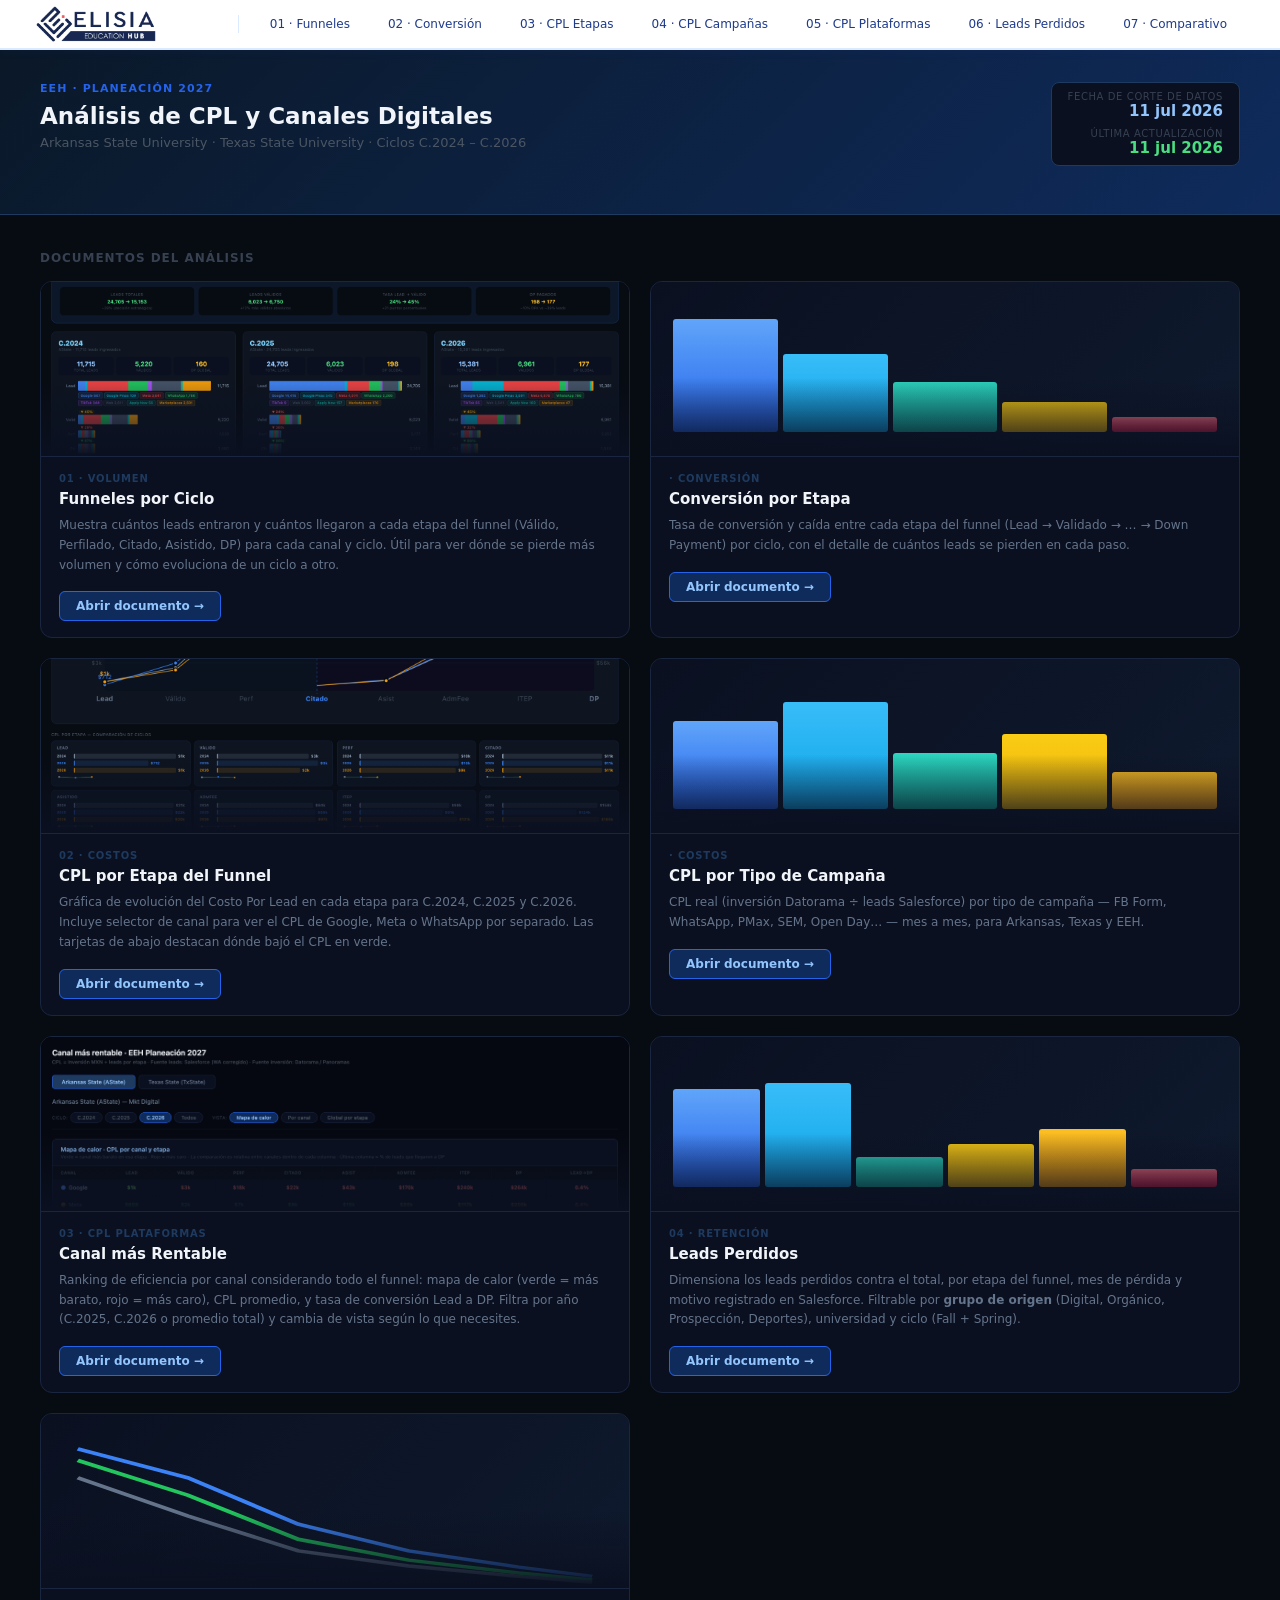
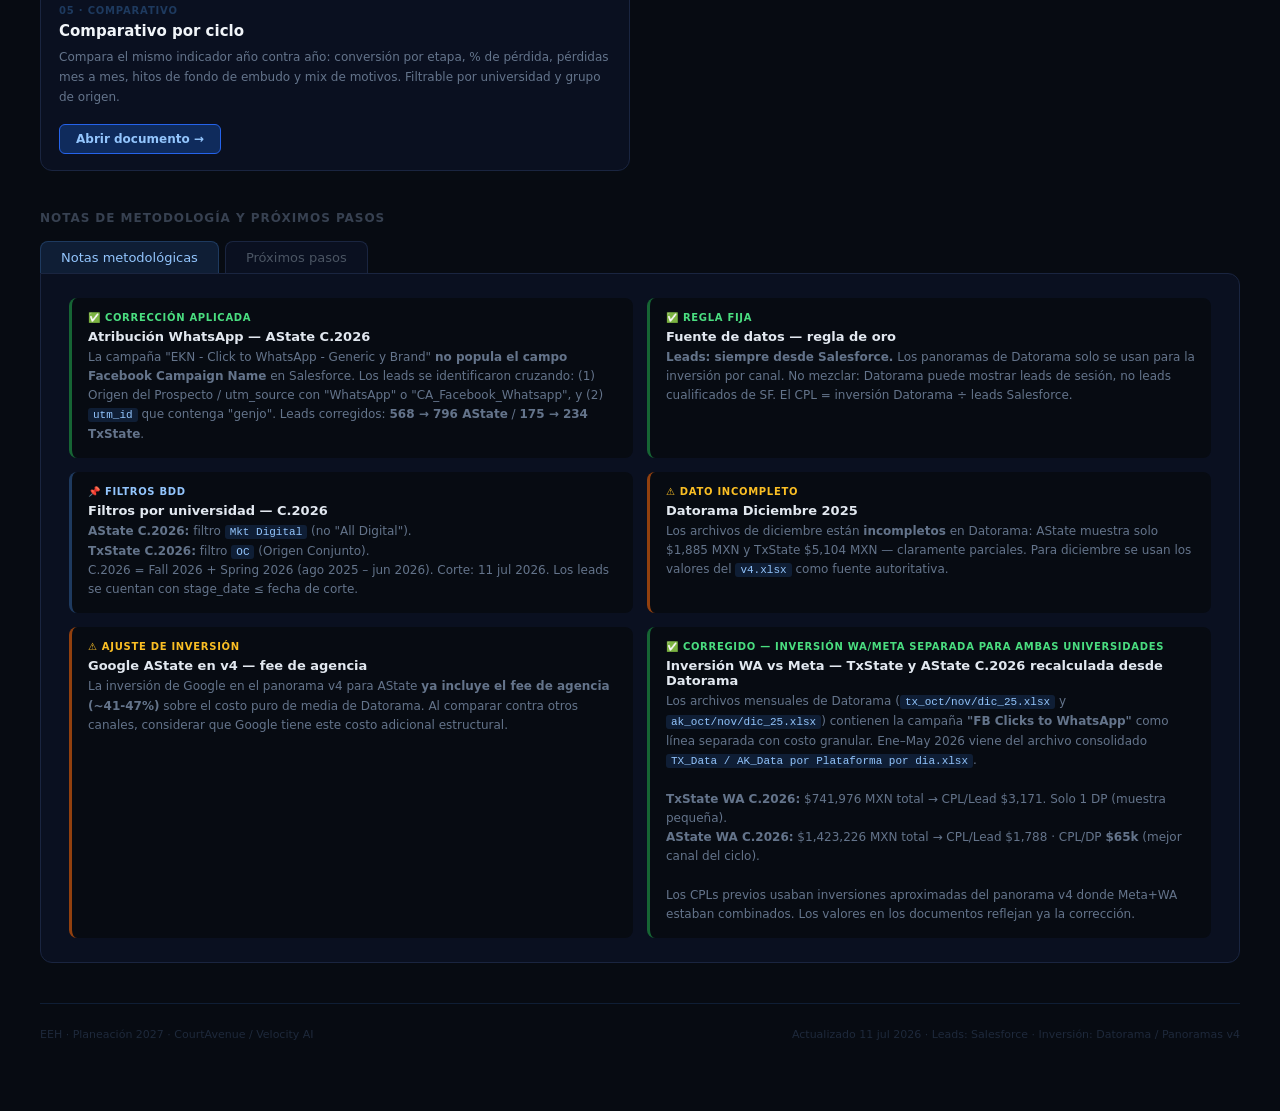
<file: index.html>
<!DOCTYPE html>
<html lang="es">
<head>
<meta charset="UTF-8">
<meta name="viewport" content="width=device-width, initial-scale=1">
<title>EEH · Análisis de Planeación 2027 · Dashboard</title>
<link rel="stylesheet" href="styles.css">
<style>
/* Header gradient */
.header{background:linear-gradient(135deg,#0a1828 0%,#0f2b5c 100%);border-bottom:1px solid #1e3a5f;padding:32px 40px 28px;margin:-36px -40px 36px}
.header-top{display:flex;align-items:flex-start;justify-content:space-between;margin-bottom:20px}
.project-tag{font-size:11px;font-weight:600;color:#2563eb;text-transform:uppercase;letter-spacing:.1em;margin-bottom:8px}
.header h1{font-size:23px;font-weight:700;color:#f1f5f9;margin-bottom:6px}
.header .sub{font-size:13px;color:#4b5563}
.date-badge{background:#0a1020;border:1px solid #1e3a5f;border-radius:8px;padding:8px 16px;text-align:right;flex-shrink:0}
.date-badge .lbl{font-size:10px;color:#374151;text-transform:uppercase;letter-spacing:.06em}
.date-badge .val{font-size:15px;font-weight:600;color:#93c5fd}

/* Mensaje para Arturo */
.arturo-card{background:#0a1020;border:1px solid #1a2540;border-left:4px solid #2563eb;border-radius:0 10px 10px 0;padding:20px 24px;margin-bottom:32px}
.arturo-from{font-size:11px;color:#4b5563;margin-bottom:12px;text-transform:uppercase;letter-spacing:.06em}
.arturo-body{font-size:14px;color:#94a3b8;line-height:1.8}
.arturo-body p{margin-bottom:10px}.arturo-body p:last-child{margin-bottom:0}
.arturo-body strong{color:#e2e8f0}

/* Documents grid */
.section-title{font-size:12px;font-weight:600;color:#374151;text-transform:uppercase;letter-spacing:.08em;margin-bottom:16px}
.docs-grid{display:grid;grid-template-columns:repeat(2,1fr);gap:20px;margin-bottom:40px}
.doc-card{background:#0a1020;border:1px solid #1a2540;border-radius:12px;overflow:hidden;transition:.2s}
.doc-card:hover{border-color:#2563eb;transform:translateY(-2px)}

/* Screenshot thumbnail */
.thumb{width:100%;height:175px;overflow:hidden;background:#050810;position:relative;border-bottom:1px solid #1a2540}
.thumb img{width:100%;height:100%;object-fit:cover;object-position:top center;display:block}
.thumb-overlay{position:absolute;inset:0;background:linear-gradient(to bottom,transparent 55%,#0a1020 100%)}

.doc-body{padding:16px 18px}
.doc-num{font-size:10px;font-weight:700;color:#1e3a5f;text-transform:uppercase;letter-spacing:.08em;margin-bottom:6px}
.doc-title{font-size:15px;font-weight:600;color:#f1f5f9;margin-bottom:8px}
.doc-desc{font-size:12px;color:#64748b;line-height:1.65;margin-bottom:16px}
.doc-btn{display:inline-block;background:#0f2b5c;color:#93c5fd;border:1px solid #2563eb;border-radius:6px;padding:7px 16px;font-size:12px;font-weight:600;cursor:pointer;text-decoration:none;transition:.15s}
.doc-btn:hover{background:#1e3a5f}

/* Tabs de metodología */
.meta-area{margin-bottom:40px}
.meta-tabs{display:flex;gap:6px;margin-bottom:0}
.meta-tab{padding:8px 20px;border-radius:8px 8px 0 0;cursor:pointer;font-size:13px;font-weight:500;border:1px solid #1a2540;border-bottom:none;background:#0a1020;color:#4b5563;transition:.15s}
.meta-tab.active{background:#0f1e35;color:#93c5fd;border-color:#1e3a5f}
.meta-pane{display:none;background:#0a1020;border:1px solid #1a2540;border-radius:0 12px 12px 12px;padding:24px 28px}
.meta-pane.active{display:block}

/* Notas */
.note-grid{display:grid;grid-template-columns:1fr 1fr;gap:14px}
.note-item{background:#070b12;border-radius:8px;padding:14px 16px;border-left:3px solid #1e3a5f}
.note-item.green{border-left-color:#166534}
.note-item.yellow{border-left-color:#92400e}
.note-item.red{border-left-color:#7f1d1d}
.note-tag{font-size:10px;font-weight:700;text-transform:uppercase;letter-spacing:.07em;margin-bottom:6px}
.note-title{font-size:13px;font-weight:600;color:#e2e8f0;margin-bottom:4px}
.note-body{font-size:12px;color:#64748b;line-height:1.6}
.note-body code{background:#0f1e35;color:#93c5fd;padding:1px 5px;border-radius:3px;font-size:11px}

/* Pasos */
.steps{display:flex;flex-direction:column;gap:12px}
.step{display:flex;gap:14px;align-items:flex-start}
.step-num{width:26px;height:26px;background:#0f2b5c;border:1px solid #2563eb;border-radius:50%;display:flex;align-items:center;justify-content:center;font-size:11px;font-weight:700;color:#93c5fd;flex-shrink:0}
.step-body{flex:1;padding-top:2px}
.step-title{font-size:13px;font-weight:600;color:#e2e8f0;margin-bottom:3px}
.step-desc{font-size:12px;color:#64748b;line-height:1.55}
.step-badge{display:inline-block;font-size:10px;font-weight:600;padding:1px 7px;border-radius:10px;margin-left:8px}
.badge-pend{background:#1a1800;color:#fbbf24;border:1px solid #78350f}
.badge-done{background:#052010;color:#4ade80;border:1px solid #166534}
.badge-next{background:#1a0a00;color:#fb923c;border:1px solid #7c3a00}

/* Footer */
.footer{padding:24px 0;border-top:1px solid #0f1e35;font-size:11px;color:#1e293b;display:flex;justify-content:space-between}

@media(max-width:768px){
  .header{padding:18px 20px 16px;margin:-24px -20px 24px}
  .header-top{flex-direction:column;gap:10px}
  .header h1{font-size:19px}
  .date-badge{align-self:flex-start}
  .docs-grid{grid-template-columns:1fr}
  .meta-tabs{flex-wrap:wrap}
  .meta-tab{font-size:12px;padding:7px 14px}
  .note-grid{grid-template-columns:1fr}
}
</style>
</head>
<body>

<nav class="site-nav" id="site-nav"></nav>

<div class="page-body">

<!-- Header -->
<div class="header">
  <div class="header-top">
    <div>
      <div class="project-tag">EEH · Planeación 2027</div>
      <h1>Análisis de CPL y Canales Digitales</h1>
      <p class="sub">Arkansas State University · Texas State University · Ciclos C.2024 – C.2026</p>
    </div>
    <div class="date-badge">
      <div class="lbl">Fecha de corte de datos</div>
      <div class="val">11 jul 2026</div>
      <div class="lbl" style="margin-top:8px">Última actualización</div>
      <div class="val" style="color:#4ade80">11 jul 2026</div>
    </div>
  </div>
</div>

<!-- Documentos -->
<p class="section-title" style="margin-top:0">Documentos del análisis</p>
<div class="docs-grid">

  <div class="doc-card">
    <div class="thumb">
      <img src="thumb_funneles.png" alt="Funneles por Ciclo">
      <div class="thumb-overlay"></div>
    </div>
    <div class="doc-body">
      <div class="doc-num">01 · Volumen</div>
      <div class="doc-title">Funneles por Ciclo</div>
      <div class="doc-desc">Muestra cuántos leads entraron y cuántos llegaron a cada etapa del funnel (Válido, Perfilado, Citado, Asistido, DP) para cada canal y ciclo. Útil para ver dónde se pierde más volumen y cómo evoluciona de un ciclo a otro.</div>
      <a class="doc-btn" href="funneles_ciclos.html" target="_blank">Abrir documento →</a>
    </div>
  </div>
  <div class="doc-card">
    <div class="thumb" style="display:flex;align-items:flex-end;gap:5px;padding:24px 22px;background:linear-gradient(135deg,#0a1020,#0f1a2e)">
      <div style="flex:1;height:90%;background:linear-gradient(180deg,#60a5fa,#2563eb);border-radius:3px"></div>
      <div style="flex:1;height:62%;background:linear-gradient(180deg,#38bdf8,#0ea5e9);border-radius:3px"></div>
      <div style="flex:1;height:40%;background:linear-gradient(180deg,#2dd4bf,#14b8a6);border-radius:3px"></div>
      <div style="flex:1;height:24%;background:linear-gradient(180deg,#facc15,#eab308);border-radius:3px"></div>
      <div style="flex:1;height:12%;background:linear-gradient(180deg,#fb7185,#e11d48);border-radius:3px"></div>
      <div class="thumb-overlay"></div>
    </div>
    <div class="doc-body">
      <div class="doc-num">· Conversión</div>
      <div class="doc-title">Conversión por Etapa</div>
      <div class="doc-desc">Tasa de conversión y caída entre cada etapa del funnel (Lead → Validado → … → Down Payment) por ciclo, con el detalle de cuántos leads se pierden en cada paso.</div>
      <a class="doc-btn" href="conversion_etapas.html" target="_blank">Abrir documento →</a>
    </div>
  </div>


  <div class="doc-card">
    <div class="thumb">
      <img src="thumb_cpl.png" alt="CPL por Etapa del Funnel">
      <div class="thumb-overlay"></div>
    </div>
    <div class="doc-body">
      <div class="doc-num">02 · Costos</div>
      <div class="doc-title">CPL por Etapa del Funnel</div>
      <div class="doc-desc">Gráfica de evolución del Costo Por Lead en cada etapa para C.2024, C.2025 y C.2026. Incluye selector de canal para ver el CPL de Google, Meta o WhatsApp por separado. Las tarjetas de abajo destacan dónde bajó el CPL en verde.</div>
      <a class="doc-btn" href="cpl_etapas.html" target="_blank">Abrir documento →</a>
    </div>
  </div>
  <div class="doc-card">
    <div class="thumb" style="display:flex;align-items:flex-end;gap:5px;padding:24px 22px;background:linear-gradient(135deg,#0a1020,#0f1a2e)">
      <div style="flex:1;height:70%;background:linear-gradient(180deg,#60a5fa,#2563eb);border-radius:3px"></div>
      <div style="flex:1;height:85%;background:linear-gradient(180deg,#38bdf8,#0ea5e9);border-radius:3px"></div>
      <div style="flex:1;height:45%;background:linear-gradient(180deg,#2dd4bf,#14b8a6);border-radius:3px"></div>
      <div style="flex:1;height:60%;background:linear-gradient(180deg,#facc15,#eab308);border-radius:3px"></div>
      <div style="flex:1;height:30%;background:linear-gradient(180deg,#fbbf24,#f59e0b);border-radius:3px"></div>
      <div class="thumb-overlay"></div>
    </div>
    <div class="doc-body">
      <div class="doc-num">· Costos</div>
      <div class="doc-title">CPL por Tipo de Campaña</div>
      <div class="doc-desc">CPL real (inversión Datorama ÷ leads Salesforce) por tipo de campaña — FB Form, WhatsApp, PMax, SEM, Open Day… — mes a mes, para Arkansas, Texas y EEH.</div>
      <a class="doc-btn" href="cpl_campanas.html" target="_blank">Abrir documento →</a>
    </div>
  </div>


  <div class="doc-card">
    <div class="thumb">
      <img src="thumb_canal.png" alt="Canal más Rentable">
      <div class="thumb-overlay"></div>
    </div>
    <div class="doc-body">
      <div class="doc-num">03 · CPL Plataformas</div>
      <div class="doc-title">Canal más Rentable</div>
      <div class="doc-desc">Ranking de eficiencia por canal considerando todo el funnel: mapa de calor (verde = más barato, rojo = más caro), CPL promedio, y tasa de conversión Lead a DP. Filtra por año (C.2025, C.2026 o promedio total) y cambia de vista según lo que necesites.</div>
      <a class="doc-btn" href="canal_rentabilidad.html" target="_blank">Abrir documento →</a>
    </div>
  </div>

  <div class="doc-card">
    <div class="thumb" style="display:flex;align-items:flex-end;gap:5px;padding:24px 22px;background:linear-gradient(135deg,#0a1020,#0f1a2e)">
      <div style="flex:1;height:78%;background:linear-gradient(180deg,#60a5fa,#2563eb);border-radius:3px"></div>
      <div style="flex:1;height:82%;background:linear-gradient(180deg,#38bdf8,#0ea5e9);border-radius:3px"></div>
      <div style="flex:1;height:24%;background:linear-gradient(180deg,#2dd4bf,#14b8a6);border-radius:3px"></div>
      <div style="flex:1;height:34%;background:linear-gradient(180deg,#facc15,#eab308);border-radius:3px"></div>
      <div style="flex:1;height:46%;background:linear-gradient(180deg,#fbbf24,#f59e0b);border-radius:3px"></div>
      <div style="flex:1;height:14%;background:linear-gradient(180deg,#fb7185,#e11d48);border-radius:3px"></div>
      <div class="thumb-overlay"></div>
    </div>
    <div class="doc-body">
      <div class="doc-num">04 · Retención</div>
      <div class="doc-title">Leads Perdidos</div>
      <div class="doc-desc">Dimensiona los leads perdidos contra el total, por etapa del funnel, mes de pérdida y motivo registrado en Salesforce. Filtrable por <b>grupo de origen</b> (Digital, Orgánico, Prospección, Deportes), universidad y ciclo (Fall + Spring).</div>
      <a class="doc-btn" href="leads_perdidos.html" target="_blank">Abrir documento →</a>
    </div>
  </div>

  <div class="doc-card">
    <div class="thumb" style="position:relative;padding:0;background:linear-gradient(135deg,#0a1020,#0f1a2e)">
      <svg viewBox="0 0 320 150" preserveAspectRatio="none" style="width:100%;height:100%;display:block">
        <polyline points="20,30 80,55 140,95 200,118 260,132 300,140" fill="none" stroke="#3b82f6" stroke-width="3"/>
        <polyline points="20,40 80,70 140,108 200,126 260,137 300,143" fill="none" stroke="#22c55e" stroke-width="3"/>
        <polyline points="20,55 80,88 140,118 200,131 260,140 300,145" fill="none" stroke="#64748b" stroke-width="3"/>
      </svg>
      <div class="thumb-overlay"></div>
    </div>
    <div class="doc-body">
      <div class="doc-num">05 · Comparativo</div>
      <div class="doc-title">Comparativo por ciclo</div>
      <div class="doc-desc">Compara el mismo indicador año contra año: conversión por etapa, % de pérdida, pérdidas mes a mes, hitos de fondo de embudo y mix de motivos. Filtrable por universidad y grupo de origen.</div>
      <a class="doc-btn" href="comparativo.html" target="_blank">Abrir documento →</a>
    </div>
  </div>

</div>

<!-- Metodología y pasos -->
<div class="meta-area">
  <p class="section-title" style="margin-top:0;margin-bottom:16px">Notas de metodología y próximos pasos</p>
  <div class="meta-tabs">
    <div class="meta-tab active" onclick="setMeta('notas',this)">Notas metodológicas</div>
    <div class="meta-tab" onclick="setMeta('pasos',this)">Próximos pasos</div>
  </div>

  <div class="meta-pane active" id="meta-notas">
    <div class="note-grid">

      <div class="note-item green">
        <div class="note-tag" style="color:#4ade80">✅ Corrección aplicada</div>
        <div class="note-title">Atribución WhatsApp — AState C.2026</div>
        <div class="note-body">La campaña "EKN - Click to WhatsApp - Generic y Brand" <strong>no popula el campo Facebook Campaign Name</strong> en Salesforce. Los leads se identificaron cruzando: (1) Origen del Prospecto / utm_source con "WhatsApp" o "CA_Facebook_Whatsapp", y (2) <code>utm_id</code> que contenga "genjo". Leads corregidos: <strong>568 → 796 AState</strong> / <strong>175 → 234 TxState</strong>.</div>
      </div>

      <div class="note-item green">
        <div class="note-tag" style="color:#4ade80">✅ Regla fija</div>
        <div class="note-title">Fuente de datos — regla de oro</div>
        <div class="note-body"><strong>Leads: siempre desde Salesforce.</strong> Los panoramas de Datorama solo se usan para la inversión por canal. No mezclar: Datorama puede mostrar leads de sesión, no leads cualificados de SF. El CPL = inversión Datorama ÷ leads Salesforce.</div>
      </div>

      <div class="note-item">
        <div class="note-tag" style="color:#93c5fd">📌 Filtros BDD</div>
        <div class="note-title">Filtros por universidad — C.2026</div>
        <div class="note-body">
          <strong>AState C.2026:</strong> filtro <code>Mkt Digital</code> (no "All Digital").<br>
          <strong>TxState C.2026:</strong> filtro <code>OC</code> (Origen Conjunto).<br>
          C.2026 = Fall 2026 + Spring 2026 (ago 2025 – jun 2026). Corte: 11 jul 2026. Los leads se cuentan con stage_date ≤ fecha de corte.
        </div>
      </div>

      <div class="note-item yellow">
        <div class="note-tag" style="color:#fbbf24">⚠️ Dato incompleto</div>
        <div class="note-title">Datorama Diciembre 2025</div>
        <div class="note-body">Los archivos de diciembre están <strong>incompletos</strong> en Datorama: AState muestra solo $1,885 MXN y TxState $5,104 MXN — claramente parciales. Para diciembre se usan los valores del <code>v4.xlsx</code> como fuente autoritativa.</div>
      </div>

      <div class="note-item yellow">
        <div class="note-tag" style="color:#fbbf24">⚠️ Ajuste de inversión</div>
        <div class="note-title">Google AState en v4 — fee de agencia</div>
        <div class="note-body">La inversión de Google en el panorama v4 para AState <strong>ya incluye el fee de agencia (~41-47%)</strong> sobre el costo puro de media de Datorama. Al comparar contra otros canales, considerar que Google tiene este costo adicional estructural.</div>
      </div>

      <div class="note-item green">
        <div class="note-tag" style="color:#4ade80">✅ Corregido — Inversión WA/Meta separada para ambas universidades</div>
        <div class="note-title">Inversión WA vs Meta — TxState y AState C.2026 recalculada desde Datorama</div>
        <div class="note-body">
          Los archivos mensuales de Datorama (<code>tx_oct/nov/dic_25.xlsx</code> y <code>ak_oct/nov/dic_25.xlsx</code>) contienen la campaña <strong>"FB Clicks to WhatsApp"</strong> como línea separada con costo granular. Ene–May 2026 viene del archivo consolidado <code>TX_Data / AK_Data por Plataforma por dia.xlsx</code>.<br><br>
          <strong>TxState WA C.2026:</strong> $741,976 MXN total → CPL/Lead $3,171. Solo 1 DP (muestra pequeña).<br>
          <strong>AState WA C.2026:</strong> $1,423,226 MXN total → CPL/Lead $1,788 · CPL/DP <strong>$65k</strong> (mejor canal del ciclo).<br><br>
          Los CPLs previos usaban inversiones aproximadas del panorama v4 donde Meta+WA estaban combinados. Los valores en los documentos reflejan ya la corrección.
        </div>
      </div>

    </div>
  </div>

  <div class="meta-pane" id="meta-pasos">
    <div class="steps">

      <div class="step">
        <div class="step-num">1</div>
        <div class="step-body">
          <div class="step-title">Confirmar filtro TxState C.2025 con Power BI <span class="step-badge badge-pend">Pendiente</span></div>
          <div class="step-desc">TxState C.2025 puede tener un filtro OC (~2,467 leads) o Mkt Digital (~2,442 leads). La diferencia es pequeña pero afecta los CPL. Validar contra el reporte de PBI antes de cerrar la planeación.</div>
        </div>
      </div>

      <div class="step">
        <div class="step-num">2</div>
        <div class="step-body">
          <div class="step-title">Pulir atribución WhatsApp en Salesforce <span class="step-badge badge-next">C.2027</span></div>
          <div class="step-desc">Coordinar con Ely / Genjo para que la campaña "EKN - Click to WhatsApp" popule correctamente el campo Facebook Campaign Name en SF. Actualmente hay que hacer el cruce manual por utm_id=genjo, lo cual es frágil si cambia el naming.</div>
        </div>
      </div>

      <div class="step">
        <div class="step-num">3</div>
        <div class="step-body">
          <div class="step-title">Actualizar datos al cierre de C.2026 <span class="step-badge badge-pend">Ago 2026</span></div>
          <div class="step-desc">El corte actual es 31 mayo 2026. Al cierre del ciclo (agosto 2026), actualizar los leads finales de Salesforce y la inversión completa de Datorama, incluyendo diciembre 2025 cuando estén los archivos completos.</div>
        </div>
      </div>

      <div class="step">
        <div class="step-num">4</div>
        <div class="step-body">
          <div class="step-title">Extender análisis a TxState C.2024 <span class="step-badge badge-next">Opcional</span></div>
          <div class="step-desc">Los datos históricos de TxState C.2024 no están en el análisis actual por falta de Datorama de ese ciclo. Si se consiguen los panoramas de inversión, se puede completar la serie histórica para tener tres ciclos comparables en TxState.</div>
        </div>
      </div>

      <div class="step">
        <div class="step-num">5</div>
        <div class="step-body">
          <div class="step-title">Separación Meta/WA TxState C.2026 ✅ — TxState C.2025 pendiente <span class="step-badge" style="background:#166534;color:#4ade80">Parcialmente resuelto</span></div>
          <div class="step-desc">C.2026 ya tiene inversiones separadas desde archivos Datorama (tx_oct/nov/dic_25 + consolidado). Para C.2025 de TxState aún no hay archivos mensuales con desglose WA/Meta en OneDrive — solicitar al equipo de medios o a la agencia el reporte de Meta Ads Manager filtrado por tipo de objetivo (Messages vs Website).</div>
        </div>
      </div>

    </div>
  </div>
</div>

<div class="footer">
  <span>EEH · Planeación 2027 · CourtAvenue / Velocity AI</span>
  <span>Actualizado 11 jul 2026 · Leads: Salesforce · Inversión: Datorama / Panoramas v4</span>
</div>

<script>
function setMeta(id,el){
  document.querySelectorAll('.meta-tab').forEach(t=>t.classList.remove('active'));
  document.querySelectorAll('.meta-pane').forEach(p=>p.classList.remove('active'));
  el.classList.add('active');
  document.getElementById('meta-'+id).classList.add('active');
}
</script>

</div><!-- end .page-body -->
<script src="nav.js"></script>
</body>
</html>
</file>
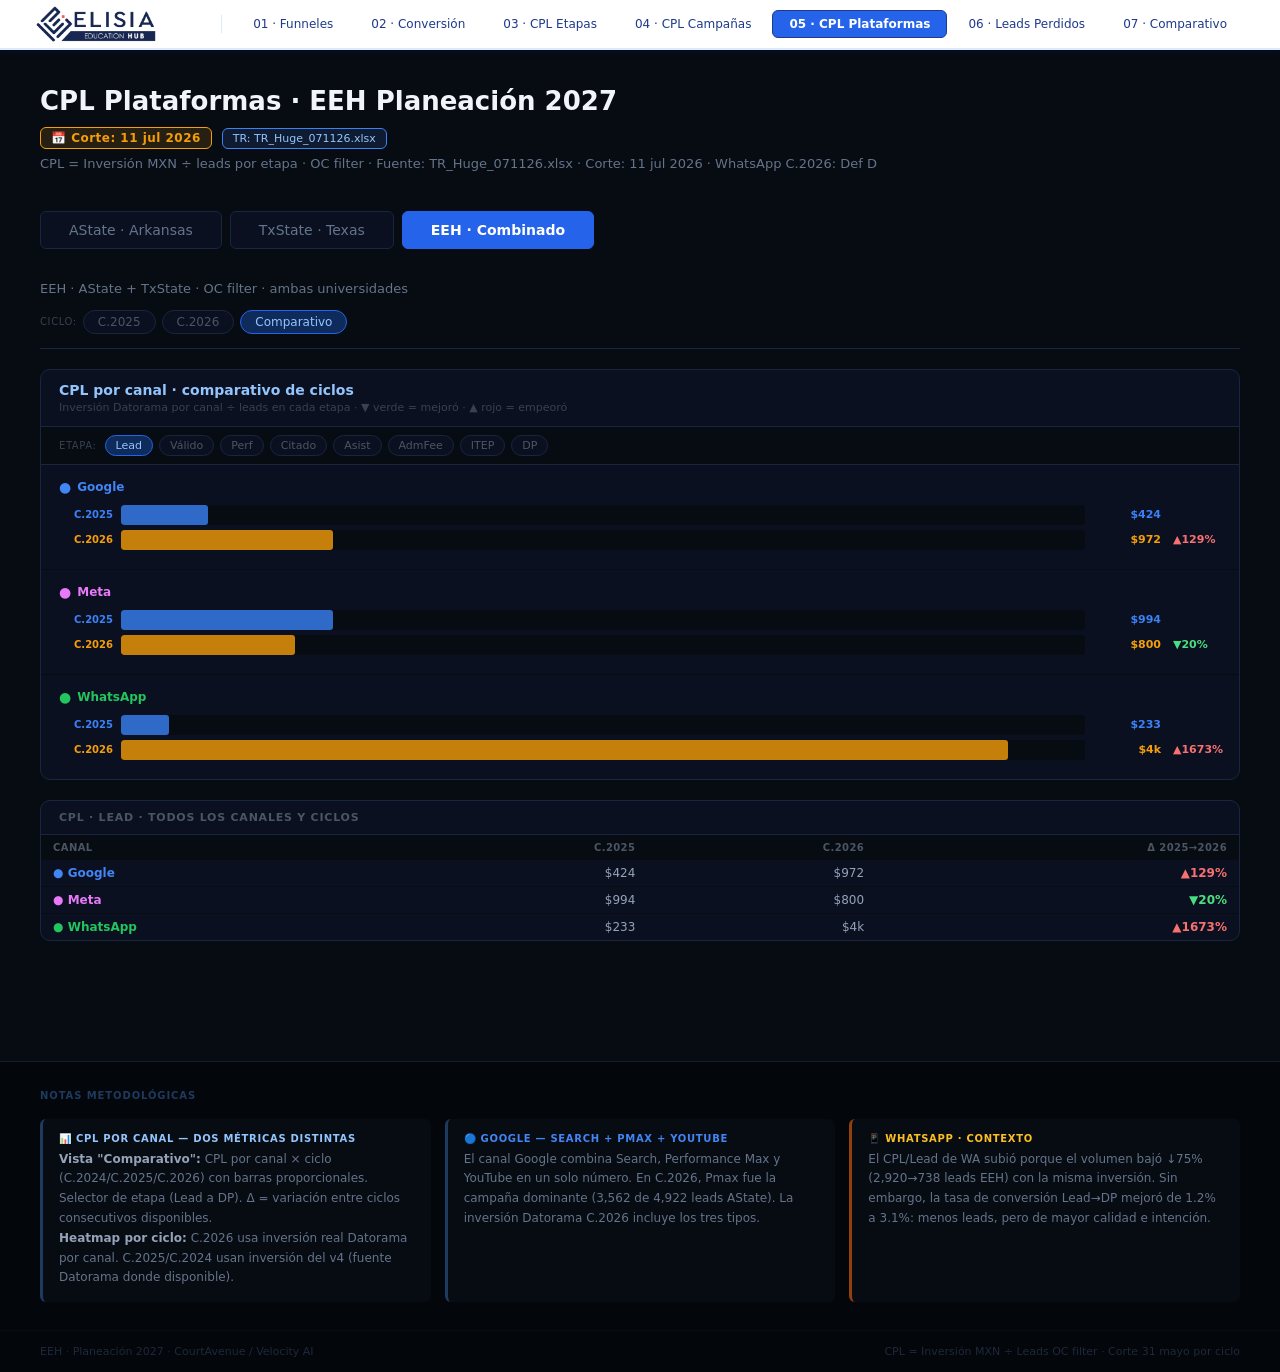
<file: canal_rentabilidad.html>
<!DOCTYPE html>
<html lang="es">
<head>
<meta charset="UTF-8">
<meta name="viewport" content="width=device-width, initial-scale=1">
<title>CPL Plataformas · EEH Planeación 2027</title>
<link rel="stylesheet" href="styles.css">
<style>
.ctrl-row{display:flex;align-items:center;gap:20px;flex-wrap:wrap;margin-bottom:20px;padding-bottom:14px;border-bottom:1px solid #1a2540}
.ctrl-grp{display:flex;align-items:center;gap:6px}
.ctrl-lbl{font-size:10px;color:#374151;text-transform:uppercase;letter-spacing:.06em}
.pill{padding:4px 14px;border-radius:20px;cursor:pointer;font-size:12px;font-weight:500;border:1px solid #1a2540;background:#0a1020;color:#4b5563;transition:.15s}
.pill.active{background:#0f2b5c;color:#93c5fd;border-color:#2563eb}

/* ── Delta Matrix ────────────────────────────────────────────────── */
.dm-wrap{background:#0a1020;border:1px solid #1a2540;border-radius:10px;overflow:hidden;margin-bottom:20px}
.dm-title{padding:12px 18px;border-bottom:1px solid #1a2540;display:flex;align-items:center;gap:12px;flex-wrap:wrap}
.dm-ttl{font-size:14px;font-weight:600;color:#93c5fd}
.dm-sub{font-size:11px;color:#374151}
.dm-legend{display:flex;gap:16px;flex-wrap:wrap;padding:8px 18px;background:#070b12;border-bottom:1px solid #1a2540}
.dm-li{display:flex;align-items:center;gap:6px;font-size:11px;color:#4b5563}
.dm-sq{width:10px;height:10px;border-radius:2px}
table.dm{width:100%;border-collapse:collapse}
table.dm thead th{background:#070b12;color:#374151;padding:8px 6px;text-align:center;font-size:10px;font-weight:600;text-transform:uppercase;letter-spacing:.04em;border-right:1px solid #0a1020;white-space:nowrap}
table.dm thead th:first-child{text-align:left;padding-left:16px;min-width:130px;color:#4b5563}
table.dm tbody tr{border-bottom:1px solid #070b12}
table.dm tbody tr:last-child{border-bottom:none}
table.dm td.dm-ch{padding:10px 8px 10px 16px;font-size:12px;font-weight:600;color:#94a3b8;white-space:nowrap;border-right:1px solid #070b12}
table.dm td.dm-ch span{margin-right:6px}
table.dm td.dm-cell{padding:8px 5px;text-align:center;border-right:1px solid #07090f;vertical-align:middle;min-width:88px;cursor:default}
.dm-pct{font-size:17px;font-weight:700;line-height:1.1}
.dm-mini{font-size:9px;color:#cbd5e1;margin-top:3px;white-space:nowrap}
.dm-dn{color:#4ade80}
.dm-up{color:#f87171}
.dm-flat{color:#4b5563}
.dm-new-lbl{font-size:9px;color:#374151;text-transform:uppercase;letter-spacing:.04em}
.dm-new-val{font-size:13px;font-weight:600;color:#6b7280;margin-top:2px}
.dm-new-sub{font-size:9px;color:#1e3a5f;margin-top:2px}
.dm-base{font-size:10px;color:#1e3a5f;font-style:italic}

/* ── Conversion strip ────────────────────────────────────────────── */
.conv-strip{background:#0a1020;border:1px solid #1a2540;border-radius:10px;padding:16px 18px;margin-bottom:20px}
.cs-ttl{font-size:12px;font-weight:600;color:#64748b;text-transform:uppercase;letter-spacing:.06em;margin-bottom:12px}
.cs-row{display:flex;align-items:center;gap:10px;margin-bottom:8px;flex-wrap:wrap}
.cs-row:last-child{margin-bottom:0}
.cs-ch{font-size:12px;font-weight:600;width:130px;flex-shrink:0}
.cs-bar-wrap{flex:1;min-width:200px;height:28px;background:#070b12;border-radius:4px;overflow:hidden;position:relative;display:flex;align-items:stretch}
.cs-bar25{height:100%;opacity:.55;border-radius:4px 0 0 4px}
.cs-bar26{height:100%;opacity:.85;margin-left:2px;border-radius:0 4px 4px 0}
.cs-labels{display:flex;align-items:center;gap:6px;font-size:11px;white-space:nowrap}
.cs-val25{color:#4b5563}
.cs-val26{font-weight:600}
.cs-arr{font-size:13px;font-weight:700}
.cs-arr.up{color:#4ade80}
.cs-arr.dn{color:#f87171}

/* ── Single-cycle heatmap ────────────────────────────────────────── */
.hm-wrap{background:#0a1020;border:1px solid #1a2540;border-radius:10px;overflow:hidden;margin-bottom:20px}
.hm-header{padding:12px 18px;border-bottom:1px solid #1a2540}
.hm-ttl{font-size:14px;font-weight:600;color:#93c5fd;margin-bottom:2px}
.hm-note{font-size:11px;color:#374151}
table.hm{width:100%;border-collapse:collapse}
table.hm thead th{background:#070b12;color:#4b5563;padding:8px 8px;text-align:center;font-size:10px;font-weight:600;text-transform:uppercase;letter-spacing:.04em;border-right:1px solid #0a1020}
table.hm thead th:first-child{text-align:left;padding-left:16px;width:130px}
table.hm tbody tr{border-bottom:1px solid #070b12}
table.hm tbody tr:last-child{border-bottom:none}
table.hm td.hm-ch{padding:10px 8px 10px 16px;font-size:12px;color:#94a3b8;font-weight:600;white-space:nowrap}
table.hm td.hm-ch span{margin-right:5px}
table.hm td.hm-cell{padding:9px 7px;text-align:center;font-size:12px;font-weight:600;border-right:1px solid #070b12}
table.hm td.hm-sub{font-size:9px;color:#374151;display:block;font-weight:400;margin-top:2px}
table.hm td.hm-dash{text-align:center;font-size:12px;color:#1e293b;border-right:1px solid #070b12;padding:9px 7px}
.hm-legend{display:flex;gap:16px;flex-wrap:wrap;padding:8px 18px;background:#070b12;border-top:1px solid #1a2540}
.lg-i{display:flex;align-items:center;gap:5px;font-size:11px;color:#4b5563}
.lg-sq{width:11px;height:11px;border-radius:2px}

/* ── Global chart ────────────────────────────────────────────────── */
.gchart-wrap{background:#0a1020;border:1px solid #1a2540;border-radius:10px;padding:20px 22px;margin-bottom:24px}
.gchart-ttl{font-size:14px;font-weight:600;color:#93c5fd;margin-bottom:4px}
.gchart-note{font-size:11px;color:#374151;margin-bottom:14px}
.gl-leg{display:flex;gap:14px;flex-wrap:wrap;margin-bottom:14px}
.gl-i{display:flex;align-items:center;gap:5px;font-size:11px;color:#64748b}
.gl-sw{width:22px;height:3px;border-radius:2px}
.gtbl-wrap{background:#0a1020;border:1px solid #1a2540;border-radius:10px;overflow:hidden;margin-bottom:24px}
.gtbl-hdr{padding:10px 18px;font-size:11px;font-weight:600;color:#4b5563;text-transform:uppercase;letter-spacing:.07em;border-bottom:1px solid #1a2540}
table.gtbl{width:100%;border-collapse:collapse;font-size:12px}
table.gtbl thead th{background:#070b12;color:#4b5563;padding:7px 12px;text-align:right;font-weight:600;font-size:10px;text-transform:uppercase}
table.gtbl thead th:first-child{text-align:left}
table.gtbl tbody td{padding:6px 12px;text-align:right;border-bottom:1px solid #070b12}
table.gtbl tbody td:first-child{text-align:left;color:#94a3b8}
table.gtbl tbody tr:last-child td{border-bottom:none}

svg text{font-family:'Inter',system-ui,sans-serif}

/* ── Comparativo chart ───────────────────────────────────────────── */
.cmp-wrap{background:#0a1020;border:1px solid #1a2540;border-radius:10px;overflow:hidden;margin-bottom:20px}
.cmp-hdr{padding:12px 18px;border-bottom:1px solid #1a2540}
.cmp-ttl{font-size:14px;font-weight:600;color:#93c5fd;margin-bottom:3px}
.cmp-sub{font-size:11px;color:#374151}
.cmp-stage-row{display:flex;align-items:center;gap:6px;padding:8px 18px;background:#070b12;border-bottom:1px solid #1a2540;flex-wrap:wrap}
.cmp-slbl{font-size:10px;color:#374151;text-transform:uppercase;letter-spacing:.06em;margin-right:2px}
.cmp-spill{padding:3px 10px;border-radius:12px;cursor:pointer;font-size:11px;font-weight:500;border:1px solid #1a2540;background:#0a1020;color:#4b5563;transition:.15s}
.cmp-spill.active{background:#0f2b5c;color:#93c5fd;border-color:#2563eb}
.cmp-ch-block{padding:14px 18px;border-bottom:1px solid #070b12}
.cmp-ch-block:last-child{border-bottom:none}
.cmp-ch-name{font-size:12px;font-weight:600;margin-bottom:10px;display:flex;align-items:center;gap:6px}
.cmp-bar-row{display:flex;align-items:center;gap:8px;margin-bottom:5px}
.cmp-bar-cy{font-size:10px;font-weight:600;width:54px;flex-shrink:0;text-align:right}
.cmp-bar-outer{flex:1;min-width:80px;height:20px;background:#070b12;border-radius:3px;overflow:hidden;position:relative}
.cmp-bar-fill{height:100%;border-radius:3px}
.cmp-bar-val{font-size:11px;font-weight:600;width:68px;flex-shrink:0;text-align:right}
.cmp-delta{font-size:11px;font-weight:700;width:52px;flex-shrink:0;text-align:left;padding-left:4px}
.cmp-delta.dn{color:#4ade80}
.cmp-delta.up{color:#f87171}
.cmp-delta.flat{color:#4b5563}
.cmp-nodata{font-size:11px;color:#1e293b;font-style:italic;margin-left:4px}

@media(max-width:768px){
  .ctrl-row{flex-direction:column;align-items:flex-start;gap:10px}
  .ctrl-grp{flex-wrap:wrap}
  .dm-wrap,.hm-wrap,.gchart-wrap,.gtbl-wrap,.conv-strip,.cmp-wrap{overflow-x:auto}
  .cs-bar-wrap{min-width:100px}
  .cmp-bar-outer{min-width:60px}
}
</style>
</head>
<body>

<nav class="site-nav" id="site-nav"></nav>

<div class="page-body">

<div class="page-header">
  <h1>CPL Plataformas · EEH Planeación 2027</h1>
  <div style="display:flex;align-items:center;gap:10px;margin:6px 0 4px">
    <span id="corte-badge" style="background:#f59e0b22;border:1px solid #f59e0b;border-radius:6px;padding:3px 10px;font-size:12px;font-weight:700;color:#f59e0b;letter-spacing:.04em">📅 Corte: 24 jun 2026</span>
    <span id="tr-badge" style="background:#3b82f622;border:1px solid #3b82f6;border-radius:6px;padding:3px 10px;font-size:11px;color:#93c5fd">TR: TR_Huge_071126.xlsx</span>
  </div>
  <p class="sub" id="canal-sub">CPL = Inversión MXN ÷ leads por etapa · OC filter · WhatsApp C.2026: Def D — LeadSource=whatsapp/ca_facebook_whatsapp OR utm_id=genjo OR LeadManagement="Validado por Genjo"</p>
</div>

<div class="tabs">
  <div class="tab" onclick="setU('astate',this)">AState · Arkansas</div>
  <div class="tab" onclick="setU('txstate',this)">TxState · Texas</div>
  <div class="tab active" onclick="setU('eeh',this)">EEH · Combinado</div>
</div>
<div class="section" id="astate"></div>
<div class="section" id="txstate"></div>
<div class="section active" id="eeh"></div>

<script>
const CICLO_COLORS={'C.2024':'#94a3b8','C.2025':'#3b82f6','C.2026':'#f59e0b'};
// Opción Y · 3 canales de pago (classify_channel de cpl_app.py) · sin TikTok · sin Genjo
const CANAL_COLORS={'Google':'#4285F4','Meta':'#e879f9','WhatsApp':'#22c55e'};
const STAGES=['Lead','Válido','Perfilado','Citado','Asistido','AdmFee','ITEP','DP'];
const STAGES_S=['Lead','Válido','Perf','Citado','Asist','AdmFee','ITEP','DP'];
const PAID_CHS=['Google','Meta','WhatsApp'];

const CORTE_LABEL = '11 jul 2026';
const TR_FILE     = 'TR_Huge_071126.xlsx';

// TR_Huge_071126 (corte 24-jun) · scope Digital · 3 canales de pago classify_channel(cpl_app) · sin Genjo
// Solo canales digitales de pago — sin Web/Campus/Orgánico
// Google incluye Search + Pmax + YouTube combinados
const DATA={
  AState:{
    channels:{
      'Google': {'C.2025':[15168,2466,501,476,240,73,68,47],'C.2026':[5291,2155,325,271,147,42,34,26]},
      'Meta': {'C.2025':[4153,1784,752,709,345,88,81,52],'C.2026':[7182,2698,928,771,402,72,57,33]},
      'WhatsApp': {'C.2025':[2264,1505,433,406,217,46,44,30],'C.2026':[579,540,283,253,142,40,38,23]}
    },
    inv:{'C.2025':10621365,'C.2026':13566218},
    total:{'C.2025':[428,1442,4109,4319,7770,27516,29586,45390],'C.2026':[850,1937,5373,6147,9968,38431,45221,66501]},
    // Inversión real por canal (DATORAMA full cycle, mismo cálculo que cpl_app.py)
    channelInv:{
      'C.2025':{'Google':6192386,'Meta':3843039,'WhatsApp':585940},
      'C.2026':{'Google':4354150,'Meta':7203017,'WhatsApp':2009050}
    },
  },
  TxState:{
    channels:{
      'Google': {'C.2025':[5219,569,106,100,49,12,9,6],'C.2026':[572,227,60,47,26,3,3,1]},
      'Meta': {'C.2025':[3061,1046,380,359,134,17,14,11],'C.2026':[6326,2314,447,379,121,13,13,9]},
      'WhatsApp': {'C.2025':[1522,819,163,145,63,10,7,6],'C.2026':[182,154,88,81,36,5,4,1]}
    },
    inv:{'C.2025':6081691,'C.2026':6080463},
    total:{'C.2025':[566,2230,7462,7950,18047,93564,114749,155941],'C.2026':[768,1931,7497,8674,19489,116932,135121,225202]},
    // Inversión real por canal (DATORAMA full cycle, mismo cálculo que cpl_app.py)
    channelInv:{
      'C.2025':{'Google':2460798,'Meta':3325831,'WhatsApp':295061},
      'C.2026':{'Google':1344889,'Meta':3600592,'WhatsApp':1134983}
    },
  },
};

// EEH = AState + TxState combinados
function buildEEH(){
  const chs=PAID_CHS;
  const channels={};
  chs.forEach(ch=>{
    channels[ch]={};
    ['C.2025','C.2026'].forEach(cy=>{
      const dA=DATA.AState.channels[ch]?.[cy], dT=DATA.TxState.channels[ch]?.[cy];
      if(!dA&&!dT){delete channels[ch]?.[cy]; return;}
      const lA=Array.isArray(dA)?dA:dA?.leads||[],lT=Array.isArray(dT)?dT:dT?.leads||[];
      channels[ch][cy]=Array(8).fill(0).map((_,i)=>(lA[i]||0)+(lT[i]||0));
    });
  });
  const inv={'C.2025':DATA.AState.inv['C.2025']+DATA.TxState.inv['C.2025'],
             'C.2026':DATA.AState.inv['C.2026']+DATA.TxState.inv['C.2026']};
  // Inversión por canal EEH = AState + TxState (todos los ciclos con datos)
  const channelInv={};
  ['C.2025','C.2026'].forEach(cy=>{
    channelInv[cy]={};
    chs.forEach(ch=>{
      const iA=DATA.AState.channelInv?.[cy]?.[ch]||0;
      const iT=DATA.TxState.channelInv?.[cy]?.[ch]||0;
      if(iA||iT) channelInv[cy][ch]=iA+iT;
    });
  });
  // CPL global EEH: derivar leads totales de los arrays pre-calculados (incluye Web/orgánico)
  // para que coincida con cpl_etapas.html (inv total ÷ todos los leads, no solo paid)
  const total={};
  ['C.2025','C.2026'].forEach(cy=>{
    const invA=DATA.AState.inv[cy]||0, invT=DATA.TxState.inv[cy]||0;
    const cA=DATA.AState.total[cy]||[], cT=DATA.TxState.total[cy]||[];
    const totInv=invA+invT;
    total[cy]=Array(8).fill(0).map((_,i)=>{
      const lA=cA[i]>0?Math.round(invA/cA[i]):0;
      const lT=cT[i]>0?Math.round(invT/cT[i]):0;
      return (lA+lT)>0?Math.round(totInv/(lA+lT)):0;
    });
  });
  return{channels,inv,total,channelInv};
}
const EEH=buildEEH();

// Helper: inversión real por canal (Datorama) cuando disponible; fallback = total del ciclo
function getChInv(univData, ch, cy){
  return univData.channelInv?.[cy]?.[ch] ?? univData.inv?.[cy] ?? 0;
}
// Indica si hay inversión real para ese canal/ciclo
function hasRealInv(univData, ch, cy){
  return !!(univData.channelInv?.[cy]?.[ch]);
}

// Helper: get leads array (compatible with old {leads:[]} and new direct array formats)
function getLeads(univData,ch,cy){
  const d=univData.channels[ch]?.[cy]; if(!d) return null;
  return Array.isArray(d)?d:d.leads||null;
}
function getCPL(leads,inv){return leads&&leads[0]>0?Math.round(inv/leads[0]):0;}
function cplAt(leads,i,inv){return leads&&leads[i]>0?Math.round(inv/leads[i]):0;}
function fmtMXN(v){return v>=1e6?`$${(v/1e6).toFixed(2)}M`:v>=1000?`$${Math.round(v/1000)}k`:`$${v}`;}
function fmtPct(v){return `${v.toFixed(1)}%`;}

// ── Delta background color ────────────────────────────────────────
function dmBg(d){
  if(d===null) return '#0a1020';
  if(d<=-50) return '#041a0c';
  if(d<=-25) return '#062010';
  if(d<=-8)  return '#091a12';
  if(d<=8)   return '#0a1020';
  if(d<=25)  return '#1a0e0a';
  if(d<=50)  return '#200f0a';
  return '#1f0808';
}

// ── Delta Matrix (vista Todos: compara C.2025 → C.2026) ──────────
function buildDeltaMatrix(univData){
  const inv25=univData.inv['C.2025']||0, inv26=univData.inv['C.2026']||0;
  if(!inv25||!inv26) return '<p style="color:#374151;padding:16px">Sin datos comparativos.</p>';
  const hasReal26 = !!(univData.channelInv?.['C.2026']);

  let h=`<div class="dm-wrap">
    <div class="dm-title">
      <span class="dm-ttl">Delta CPL · C.2025 → C.2026 · por etapa del funnel</span>
      <span class="dm-sub">▼ verde = CPL bajó (mejor) · ▲ rojo = CPL subió (peor) · C.2026: inversión Datorama real por canal · C.2025: estimación Datorama por canal (nota: suma G+M+WA excede total AState en ~8%; usar como indicativo, no como cifra exacta)</span>
    </div>
    <div class="dm-legend">
      <div class="dm-li"><div class="dm-sq" style="background:#062010"></div>Mejoró &gt;25%</div>
      <div class="dm-li"><div class="dm-sq" style="background:#091a12"></div>Mejoró</div>
      <div class="dm-li"><div class="dm-sq" style="background:#0a1020"></div>Sin cambio</div>
      <div class="dm-li"><div class="dm-sq" style="background:#1a0e0a"></div>Empeoró</div>
      <div class="dm-li"><div class="dm-sq" style="background:#1f0808"></div>Empeoró &gt;50%</div>
      <div class="dm-li" style="margin-left:8px"><span style="color:#1e3a5f">Gris = sin base C.2025</span></div>
    </div>
    <div style="overflow-x:auto">
    <table class="dm">
      <thead><tr>
        <th>Canal</th>`;
  STAGES_S.forEach(s=>h+=`<th>${s}</th>`);
  h+=`</tr></thead><tbody>`;

  PAID_CHS.forEach(ch=>{
    const l25=getLeads(univData,ch,'C.2025'), l26=getLeads(univData,ch,'C.2026');
    if(!l25&&!l26) return;
    const clr=CANAL_COLORS[ch]||'#94a3b8';
    const baseBaja=!l25||l25[0]<80;
    const chLabel=ch==='Google Pmax'?'Pmax · YouTube':ch;
    h+=`<tr><td class="dm-ch"><span style="color:${clr}">●</span>${chLabel}</td>`;

    STAGES.forEach((st,i)=>{
      const chi25=getChInv(univData,ch,'C.2025');
      const chi26=getChInv(univData,ch,'C.2026');
      if(baseBaja){
        const v26=l26?.[i]||0;
        // Sin inversión real por canal → no mostrar CPL ficticio
        if(!hasRealInv(univData,ch,'C.2026')){
          h+=`<td class="dm-cell" style="background:#07090f"><span style="font-size:9px;color:#374151">sin inv.</span></td>`;return;
        }
        const c26=v26>0?Math.round(chi26/v26):0;
        if(!c26){h+=`<td class="dm-cell" style="background:#07090f"><span class="dm-base">—</span></td>`;return;}
        h+=`<td class="dm-cell" style="background:#0c1225">
          <div class="dm-new-lbl" style="font-size:9px;color:#1e3a5f;text-transform:uppercase">C.2026</div>
          <div style="font-size:13px;font-weight:600;color:#4b5563;margin-top:2px">${fmtMXN(c26)}</div>
          <div style="font-size:9px;color:#1e3a5f;margin-top:2px">${v26.toLocaleString()} leads</div>
        </td>`;return;
      }
      const v25=l25[i]||0, v26=l26?.[i]||0;
      const c25=v25>0?Math.round(chi25/v25):0;
      const c26=v26>0?Math.round(chi26/v26):0;
      if(!c25&&!c26){h+=`<td class="dm-cell" style="background:#07090f">—</td>`;return;}
      if(!c25||!c26){
        const cv=c25||c26;
        h+=`<td class="dm-cell" style="background:#0a1020"><span style="color:#374151">${fmtMXN(cv)}</span></td>`;return;
      }
      const d=Math.round((c26-c25)/c25*100);
      const bg=dmBg(d);
      const arrowCls=d<0?'dm-dn':d>0?'dm-up':'dm-flat';
      const arrow=d<0?'▼':d>0?'▲':'—';
      h+=`<td class="dm-cell" style="background:${bg}">
        <div class="dm-pct ${arrowCls}">${arrow}${Math.abs(d)}%</div>
        <div class="dm-mini">${fmtMXN(c25)}→${fmtMXN(c26)}</div>
      </td>`;
    });
    h+=`</tr>`;
  });
  h+=`</tbody></table></div></div>`;

  // Conversion quality strip
  h+=`<div class="conv-strip">
    <div class="cs-ttl">Calidad de conversión · % Lead → DP por canal</div>`;

  const maxR=Math.max(...PAID_CHS.map(ch=>{
    const l25=getLeads(univData,ch,'C.2025'), l26=getLeads(univData,ch,'C.2026');
    return Math.max(l25&&l25[0]>0?l25[7]/l25[0]*100:0, l26&&l26[0]>0?l26[7]/l26[0]*100:0);
  }).filter(v=>v>0))||1;

  PAID_CHS.forEach(ch=>{
    const l25=getLeads(univData,ch,'C.2025'), l26=getLeads(univData,ch,'C.2026');
    const r25=l25&&l25[0]>0?l25[7]/l25[0]*100:0;
    const r26=l26&&l26[0]>0?l26[7]/l26[0]*100:0;
    if(!r25&&!r26) return;
    const clr=CANAL_COLORS[ch]||'#94a3b8';
    const barW25=Math.round(r25/maxR*100), barW26=Math.round(r26/maxR*100);
    const dr=r25>0?Math.round((r26-r25)/r25*100):null;
    const arrCls=dr===null?'':dr>0?'up':'dn';
    const chLabel=ch==='Google Pmax'?'Pmax':ch;
    h+=`<div class="cs-row">
      <div class="cs-ch" style="color:${clr}"><span style="font-size:10px">●</span> ${chLabel}</div>
      <div class="cs-bar-wrap">
        ${r25>0?`<div class="cs-bar25" style="width:${barW25}%;background:${clr}"></div>`:''}
        ${r26>0?`<div class="cs-bar26" style="width:${barW26}%;background:${clr}"></div>`:''}
      </div>
      <div class="cs-labels">
        ${r25>0?`<span class="cs-val25">${r25.toFixed(2)}%</span>`:''}
        ${r25>0&&r26>0?`<span style="color:#1e3a5f">→</span>`:''}
        ${r26>0?`<span class="cs-val26" style="color:${clr}">${r26.toFixed(2)}%</span>`:''}
        ${dr!==null?`<span class="cs-arr ${arrCls}">${dr>0?'▲':'▼'}${Math.abs(dr)}%</span>`:''}
      </div>
    </div>`;
  });
  h+=`</div>`;
  return h;
}

// ── Single-cycle heatmap ──────────────────────────────────────────
function heatClr(t){
  const c=t<.5?[[74,222,128],[251,191,36]]:[[251,191,36],[248,113,113]];
  const s=t<.5?t*2:(t-.5)*2;
  return`rgb(${Math.round(c[0][0]+(c[1][0]-c[0][0])*s)},${Math.round(c[0][1]+(c[1][1]-c[0][1])*s)},${Math.round(c[0][2]+(c[1][2]-c[0][2])*s)})`;
}
function buildHeatmap(univData,ciclo){
  const entries=PAID_CHS.map(ch=>{
    const l=getLeads(univData,ch,ciclo); if(!l||!l[0]) return null;
    const real=hasRealInv(univData,ch,ciclo);
    if(!real) return null; // Sin inversión Datorama por canal → CPL no confiable
    const ci=getChInv(univData,ch,ciclo);
    const cpl=l.map(v=>v>0?Math.round(ci/v):0);
    const r=l[7]/l[0]*100;
    return{ch,cpl,leads:l,r,real};
  }).filter(Boolean);
  if(!entries.length) return '<p style="color:#374151;padding:16px">Sin datos.</p>';

  const mins=Array(8).fill(Infinity), maxs=Array(8).fill(0);
  entries.forEach(e=>e.cpl.forEach((v,i)=>{if(v>0){mins[i]=Math.min(mins[i],v);maxs[i]=Math.max(maxs[i],v);}}));
  const rVals=entries.map(e=>e.r).filter(v=>v>0);
  const rMin=Math.min(...rVals)||0, rMax=Math.max(...rVals)||1;

  let h=`<div class="hm-wrap">
    <div class="hm-header">
      <div class="hm-ttl">Mapa de calor · CPL por canal · ${ciclo}</div>
      <div class="hm-note">Verde = CPL más bajo (mejor) · Rojo = más alto · Comparación relativa entre canales en cada columna</div>
    </div>
    <div style="overflow-x:auto"><table class="hm">
      <thead><tr><th>Canal</th>`;
  STAGES_S.forEach(s=>h+=`<th>${s}</th>`);
  h+=`<th>L→DP</th></tr></thead><tbody>`;

  entries.forEach(e=>{
    const clr=CANAL_COLORS[e.ch]||'#94a3b8';
    const lbl=e.ch==='Google Pmax'?'Pmax':e.ch;
    const tag=e.real?'':' <span style="color:#374151;font-size:8px">est.</span>';
    h+=`<tr><td class="hm-ch"><span style="color:${clr}">●</span>${lbl}${tag}</td>`;
    e.cpl.forEach((v,i)=>{
      if(!v||maxs[i]===0){h+=`<td class="hm-dash">—</td>`;return;}
      const norm=maxs[i]===mins[i]?0.5:(v-mins[i])/(maxs[i]-mins[i]);
      const bg=heatClr(norm);
      h+=`<td class="hm-cell" style="background:${bg}18;border-bottom:3px solid ${bg}50">
        <span style="color:${bg}">${fmtMXN(v)}</span>
        <span class="hm-sub">${e.leads[i].toLocaleString()}</span>
      </td>`;
    });
    if(e.r>0){
      const norm=rMax===rMin?0.5:1-(e.r-rMin)/(rMax-rMin);
      const bg=heatClr(norm);
      h+=`<td class="hm-cell" style="background:${bg}18;border-bottom:3px solid ${bg}50"><span style="color:${bg}">${e.r.toFixed(2)}%</span></td>`;
    } else h+=`<td class="hm-dash">—</td>`;
    h+=`</tr>`;
  });
  h+=`</tbody></table>
    <div class="hm-legend">
      <div class="lg-i"><div class="lg-sq" style="background:#4ade80"></div>Más barato</div>
      <div class="lg-i"><div class="lg-sq" style="background:#fbbf24"></div>Intermedio</div>
      <div class="lg-i"><div class="lg-sq" style="background:#f87171"></div>Más caro</div>
      <div class="lg-i" style="margin-left:8px;color:#374151">Último col = % Lead→DP</div>
    </div>
  </div></div>`;
  return h;
}

// ── Global CPL line chart ─────────────────────────────────────────
function buildGlobalChart(totalData){
  const ciclos=Object.keys(totalData).filter(c=>totalData[c]);
  const W=720,H=210,PL=58,PR=20,PT=26,PB=34,MID=330;
  const CW_L=MID-PL,CW_R=W-PR-MID,CH=H-PT-PB;
  let maxL=0,maxR=0;
  ciclos.forEach(c=>{const a=totalData[c];[0,1,2,3].forEach(i=>{if(a[i]>maxL)maxL=a[i];});[3,4,5,6,7].forEach(i=>{if(a[i]>maxR)maxR=a[i];});});
  maxL=Math.ceil(maxL*1.12);maxR=Math.ceil(maxR*1.12);
  const xL=i=>PL+i*(CW_L/3),xR=i=>MID+i*(CW_R/4);
  const yL=v=>v?PT+CH-(v/maxL)*CH:null,yR=v=>v?PT+CH-(v/maxR)*CH:null;
  const fK=v=>v>=1e6?`${(v/1e6).toFixed(1)}M`:v>=1000?`${Math.round(v/1000)}k`:`${v}`;
  let s=`<svg width="${W}" height="${H}" viewBox="0 0 ${W} ${H}" style="display:block;overflow:visible">`;
  [.25,.5,.75,1].forEach(f=>{
    const yl=PT+CH-f*CH;
    s+=`<line x1="${PL}" y1="${yl}" x2="${MID}" y2="${yl}" stroke="#0f1e35" stroke-width="1"/>`;
    s+=`<text x="${PL-4}" y="${yl+4}" text-anchor="end" font-size="9" fill="#374151">${fK(Math.round(maxL*f))}</text>`;
    s+=`<line x1="${MID}" y1="${yl}" x2="${W-PR}" y2="${yl}" stroke="#0f1e35" stroke-width="1"/>`;
    s+=`<text x="${W-PR+3}" y="${yl+4}" font-size="9" fill="#374151">${fK(Math.round(maxR*f))}</text>`;
  });
  s+=`<text x="${PL+(MID-PL)/2}" y="${PT-10}" text-anchor="middle" font-size="9" fill="#1e3a5f" font-weight="600">ADQUISICIÓN</text>`;
  s+=`<text x="${MID+(W-PR-MID)/2}" y="${PT-10}" text-anchor="middle" font-size="9" fill="#1e3a5f" font-weight="600">CONVERSIÓN PROFUNDA</text>`;
  s+=`<line x1="${MID}" y1="${PT-6}" x2="${MID}" y2="${H-PB}" stroke="#1e3a5f" stroke-width="1.5" stroke-dasharray="4,3"/>`;
  ['Lead','Válido','Perf','Citado'].forEach((n,i)=>s+=`<text x="${xL(i)}" y="${H-PB+14}" text-anchor="middle" font-size="9" fill="#4b5563">${n}</text>`);
  ['Citado','Asist','AdmFee','ITEP','DP'].forEach((n,i)=>s+=`<text x="${xR(i)}" y="${H-PB+14}" text-anchor="middle" font-size="9" fill="#4b5563">${n}</text>`);
  ciclos.forEach(c=>{
    const arr=totalData[c],clr=CICLO_COLORS[c]||'#94a3b8';
    const lp=[0,1,2,3].map((si,xi)=>({x:xL(xi),y:yL(arr[si]),v:arr[si]})).filter(p=>p.y);
    if(lp.length>1){
      s+=`<path d="${lp.map((p,i)=>`${i===0?'M':'L'}${p.x},${p.y}`).join(' ')}" stroke="${clr}" stroke-width="1.5" fill="none"/>`;
      lp.forEach((p,i)=>{s+=`<circle cx="${p.x}" cy="${p.y}" r="3" fill="${clr}"/>`;if(i===0||i===lp.length-1)s+=`<text x="${p.x}" y="${p.y-8}" text-anchor="middle" font-size="9" fill="${clr}">${fK(p.v)}</text>`;});
    }
    const rp=[3,4,5,6,7].map((si,xi)=>({x:xR(xi),y:yR(arr[si]),v:arr[si]})).filter(p=>p.y);
    if(rp.length>1){
      s+=`<path d="${rp.map((p,i)=>`${i===0?'M':'L'}${p.x},${p.y}`).join(' ')}" stroke="${clr}" stroke-width="1.5" fill="none"/>`;
      rp.forEach((p,i)=>{s+=`<circle cx="${p.x}" cy="${p.y}" r="3" fill="${clr}"/>`;if(i===0||i===rp.length-1)s+=`<text x="${p.x}" y="${p.y-8}" text-anchor="middle" font-size="9" fill="${clr}">${fK(p.v)}</text>`;});
    }
  });
  const legY=H-PB+28;
  ciclos.forEach((c,i)=>{const clr=CICLO_COLORS[c]||'#94a3b8';s+=`<rect x="${PL+i*90}" y="${legY}" width="18" height="3" rx="1" fill="${clr}"/><text x="${PL+i*90+22}" y="${legY+4}" font-size="10" fill="${clr}">${c}</text>`;});
  return s+`</svg>`;
}
function buildGlobalTable(totalData){
  const ciclos=Object.keys(totalData).filter(c=>totalData[c]);
  const fMXN=v=>v>=1e6?`$${(v/1e6).toFixed(2)}M`:v>=1000?`$${Math.round(v/1000)}k`:`$${v}`;
  let h=`<table class="gtbl"><thead><tr><th>Etapa</th>`;
  ciclos.forEach(c=>h+=`<th style="color:${CICLO_COLORS[c]||'#94a3b8'}">${c}</th>`);
  if(ciclos.length>=2) h+=`<th>${ciclos[ciclos.length-2].replace('C.','')}→${ciclos[ciclos.length-1].replace('C.','')}</th>`;
  h+=`</tr></thead><tbody>`;
  STAGES.forEach((sn,si)=>{
    const vals=ciclos.map(c=>totalData[c]?.[si]||0);
    h+=`<tr><td>${sn}</td>`;
    vals.forEach(v=>h+=`<td>${v?fMXN(v):'—'}</td>`);
    if(ciclos.length>=2&&vals[0]&&vals[vals.length-1]){
      const d=Math.round((vals[vals.length-1]-vals[vals.length-2])/vals[vals.length-2]*100);
      h+=`<td style="color:${d<0?'#4ade80':'#f87171'};font-weight:600">${d<0?'▼':'▲'} ${Math.abs(d)}%</td>`;
    } else h+=`<td style="color:#374151">—</td>`;
    h+=`</tr>`;
  });
  return h+`</tbody></table>`;
}

// ── Comparativo chart ────────────────────────────────────────────
const COMP_STAGE={astate:0,txstate:0,eeh:0};

function buildComparativo(univData,uid,stageIdx){
  stageIdx=stageIdx||COMP_STAGE[uid]||0;
  const ALL_CY=['C.2024','C.2025','C.2026'];
  // Ciclos que tienen al menos un canal con datos
  const availCy=ALL_CY.filter(cy=>PAID_CHS.some(ch=>{const l=getLeads(univData,ch,cy);return l&&l[stageIdx]>0;}));
  if(availCy.length===0) return '<p style="color:#374151;padding:16px">Sin datos.</p>';

  // CPL por canal × ciclo en etapa stageIdx
  const cplD={};
  PAID_CHS.forEach(ch=>{
    cplD[ch]={};
    availCy.forEach(cy=>{
      const l=getLeads(univData,ch,cy);
      if(!l||!l[stageIdx]) return;
      const inv=getChInv(univData,ch,cy);
      cplD[ch][cy]=Math.round(inv/l[stageIdx]);
    });
  });

  // Escala global
  const allVals=Object.values(cplD).flatMap(d=>Object.values(d)).filter(v=>v>0);
  const maxCPL=Math.max(...allVals,1);

  // Selectores de etapa
  let h=`<div class="cmp-wrap">
  <div class="cmp-hdr">
    <div class="cmp-ttl">CPL por canal · comparativo de ciclos</div>
    <div class="cmp-sub">Inversión Datorama por canal ÷ leads en cada etapa · ▼ verde = mejoró · ▲ rojo = empeoró</div>
  </div>
  <div class="cmp-stage-row"><span class="cmp-slbl">Etapa:</span>`;
  STAGES_S.forEach((s,i)=>{
    h+=`<div class="cmp-spill${i===stageIdx?' active':''}" onclick="setCmpStage('${uid}',${i})">${s}</div>`;
  });
  h+=`</div>`;

  // Barra por canal
  PAID_CHS.forEach(ch=>{
    const chD=cplD[ch];
    const cyCnt=Object.keys(chD).length;
    if(!cyCnt) return;
    const clr=CANAL_COLORS[ch]||'#94a3b8';
    h+=`<div class="cmp-ch-block">
      <div class="cmp-ch-name" style="color:${clr}"><span style="font-size:14px">●</span>${ch}</div>`;

    availCy.forEach((cy,cyIdx)=>{
      const val=chD[cy];
      const cyClr=CICLO_COLORS[cy]||'#94a3b8';
      const barW=val?Math.round(val/maxCPL*92):0;

      // Delta respecto al ciclo anterior disponible
      let deltaHtml='<span></span>';
      if(cyIdx>0){
        const prev=availCy.slice(0,cyIdx).reverse().find(pcy=>chD[pcy]);
        if(prev&&val&&chD[prev]){
          const d=Math.round((val-chD[prev])/chD[prev]*100);
          const cls=d<0?'dn':d>0?'up':'flat';
          deltaHtml=`<span class="cmp-delta ${cls}">${d<0?'▼':'▲'}${Math.abs(d)}%</span>`;
        } else {
          deltaHtml=`<span class="cmp-delta flat">—</span>`;
        }
      } else {
        deltaHtml=`<span class="cmp-delta flat" style="color:#0a1020">·</span>`;
      }

      h+=`<div class="cmp-bar-row">
        <div class="cmp-bar-cy" style="color:${cyClr}">${cy}</div>
        <div class="cmp-bar-outer">
          ${val?`<div class="cmp-bar-fill" style="width:${barW}%;background:${cyClr};opacity:.8"></div>`:''}
        </div>
        <div class="cmp-bar-val" style="color:${val?cyClr:'#1e293b'}">${val?fmtMXN(val):'—'}</div>
        ${deltaHtml}
      </div>`;
    });
    h+=`</div>`;
  });
  h+=`</div>`;

  // Tabla resumen
  h+=`<div class="gtbl-wrap">
    <div class="gtbl-hdr">CPL · ${STAGES[stageIdx]} · todos los canales y ciclos</div>
    <div style="overflow-x:auto"><table class="gtbl"><thead><tr><th>Canal</th>`;
  availCy.forEach(cy=>h+=`<th>${cy}</th>`);
  for(let i=1;i<availCy.length;i++) h+=`<th>Δ ${availCy[i-1].slice(2)}→${availCy[i].slice(2)}</th>`;
  h+=`</tr></thead><tbody>`;

  PAID_CHS.forEach(ch=>{
    const vals=availCy.map(cy=>cplD[ch][cy]||null);
    if(vals.every(v=>!v)) return;
    const clr=CANAL_COLORS[ch]||'#94a3b8';
    h+=`<tr><td style="color:${clr};font-weight:600">● ${ch}</td>`;
    vals.forEach(v=>h+=`<td style="color:${v?'#94a3b8':'#1e293b'}">${v?fmtMXN(v):'—'}</td>`);
    for(let i=1;i<availCy.length;i++){
      const prev=vals[i-1],curr=vals[i];
      if(prev&&curr){const d=Math.round((curr-prev)/prev*100);h+=`<td style="color:${d<0?'#4ade80':'#f87171'};font-weight:600">${d<0?'▼':'▲'}${Math.abs(d)}%</td>`;}
      else h+=`<td style="color:#1e293b">—</td>`;
    }
    h+=`</tr>`;
  });
  h+=`</tbody></table></div></div>`;
  return h;
}

function setCmpStage(uid,idx){
  COMP_STAGE[uid]=idx;
  const uD=getUnivData(uid);
  document.getElementById(`content-${uid}`).innerHTML=buildComparativo(uD,uid,idx);
}

// ── Estado + render ───────────────────────────────────────────────
const ST={astate:{ciclo:'C.2026'},txstate:{ciclo:'C.2026'},eeh:{ciclo:'Comparativo'}};

function getUnivData(uid){return uid==='astate'?DATA.AState:uid==='txstate'?DATA.TxState:EEH;}

function renderContent(uid){
  const uD=getUnivData(uid), {ciclo}=ST[uid];
  const el=document.getElementById(`content-${uid}`);
  if(ciclo==='Comparativo'){
    el.innerHTML=buildComparativo(uD,uid);
  } else {
    const leg=Object.keys(uD.total).filter(c=>uD.total[c]).map(c=>`<div class="gl-i"><div class="gl-sw" style="background:${CICLO_COLORS[c]||'#94a3b8'}"></div>${c}</div>`).join('');
    el.innerHTML=buildHeatmap(uD,ciclo)+`
      <div class="gchart-wrap">
        <div class="gchart-ttl">CPL Global · todos los canales combinados</div>
        <div class="gchart-note">Inversión total ÷ leads totales por etapa</div>
        <div class="gl-leg">${leg}</div>
        ${buildGlobalChart(uD.total)}
      </div>
      <div class="gtbl-wrap">
        <div class="gtbl-hdr">CPL por etapa en MXN — comparativo por ciclo</div>
        ${buildGlobalTable(uD.total)}
      </div>`;
  }
}

function renderSection(uid){
  const uD=getUnivData(uid);
  const name=uid==='astate'?'Arkansas State · AState':uid==='txstate'?'Texas State · TxState':'EEH · AState + TxState';
  const ciclosDisp=Object.keys(uD.total).filter(c=>uD.total[c]);
  document.getElementById(uid).innerHTML=`
    <h2 style="font-size:13px;color:#64748b;font-weight:500;margin-bottom:14px">${name} · OC filter · ambas universidades</h2>
    <div class="ctrl-row">
      <div class="ctrl-grp">
        <span class="ctrl-lbl">Ciclo:</span>
        ${ciclosDisp.map(c=>`<div class="pill${ST[uid].ciclo===c?' active':''}" onclick="setCiclo('${uid}','${c}',this)">${c}</div>`).join('')}
        <div class="pill${ST[uid].ciclo==='Comparativo'?' active':''}" onclick="setCiclo('${uid}','Comparativo',this)">Comparativo</div>
      </div>
    </div>
    <div id="content-${uid}"></div>`;
  renderContent(uid);
}

function setU(id,el){
  document.querySelectorAll('.tab').forEach(t=>t.classList.remove('active'));
  document.querySelectorAll('.section').forEach(s=>s.classList.remove('active'));
  el.classList.add('active');
  document.getElementById(id).classList.add('active');
}
function setCiclo(uid,ciclo,el){
  ST[uid].ciclo=ciclo;
  document.getElementById(uid).querySelectorAll('.ctrl-grp .pill').forEach(p=>p.classList.remove('active'));
  el.classList.add('active');
  renderContent(uid);
}

renderSection('astate');
renderSection('txstate');
renderSection('eeh');

// Actualizar textos estáticos con constantes dinámicas
const _cb=document.getElementById('corte-badge'); if(_cb) _cb.textContent=`📅 Corte: ${CORTE_LABEL}`;
const _tb=document.getElementById('tr-badge');    if(_tb) _tb.textContent=`TR: ${TR_FILE}`;
const _cs=document.getElementById('canal-sub');   if(_cs) _cs.textContent=`CPL = Inversión MXN ÷ leads por etapa · OC filter · Fuente: ${TR_FILE} · Corte: ${CORTE_LABEL} · WhatsApp C.2026: Def D`;
const _cf=document.getElementById('canal-footer');if(_cf) _cf.textContent=`CPL = Inversión MXN ÷ Leads OC filter · Fuente: ${TR_FILE} · Corte ${CORTE_LABEL}`;
</script>

</div><!-- end .page-body -->

<div class="page-notes">
  <div class="pn-title">Notas metodológicas</div>
  <div class="pn-grid">
    <div class="pn-item">
      <div class="pn-tag" style="color:#93c5fd">📊 CPL por canal — dos métricas distintas</div>
      <div class="pn-body"><strong>Vista "Comparativo":</strong> CPL por canal × ciclo (C.2024/C.2025/C.2026) con barras proporcionales. Selector de etapa (Lead a DP). Δ = variación entre ciclos consecutivos disponibles.<br><strong>Heatmap por ciclo:</strong> C.2026 usa inversión real Datorama por canal. C.2025/C.2024 usan inversión del v4 (fuente Datorama donde disponible).</div>
    </div>
    <div class="pn-item">
      <div class="pn-tag" style="color:#4285F4">🔵 Google — Search + Pmax + YouTube</div>
      <div class="pn-body">El canal Google combina Search, Performance Max y YouTube en un solo número. En C.2026, Pmax fue la campaña dominante (3,562 de 4,922 leads AState). La inversión Datorama C.2026 incluye los tres tipos.</div>
    </div>
    <div class="pn-item amber">
      <div class="pn-tag" style="color:#fbbf24">📱 WhatsApp · contexto</div>
      <div class="pn-body">El CPL/Lead de WA subió porque el volumen bajó ↓75% (2,920→738 leads EEH) con la misma inversión. Sin embargo, la tasa de conversión Lead→DP mejoró de 1.2% a 3.1%: menos leads, pero de mayor calidad e intención.</div>
    </div>
  </div>
</div>
<div class="page-footer">
  <span>EEH · Planeación 2027 · CourtAvenue / Velocity AI</span>
  <span id="canal-footer">CPL = Inversión MXN ÷ Leads OC filter · Corte 31 mayo por ciclo</span>
</div>
<script src="nav.js"></script>
</body>
</html>
</file>
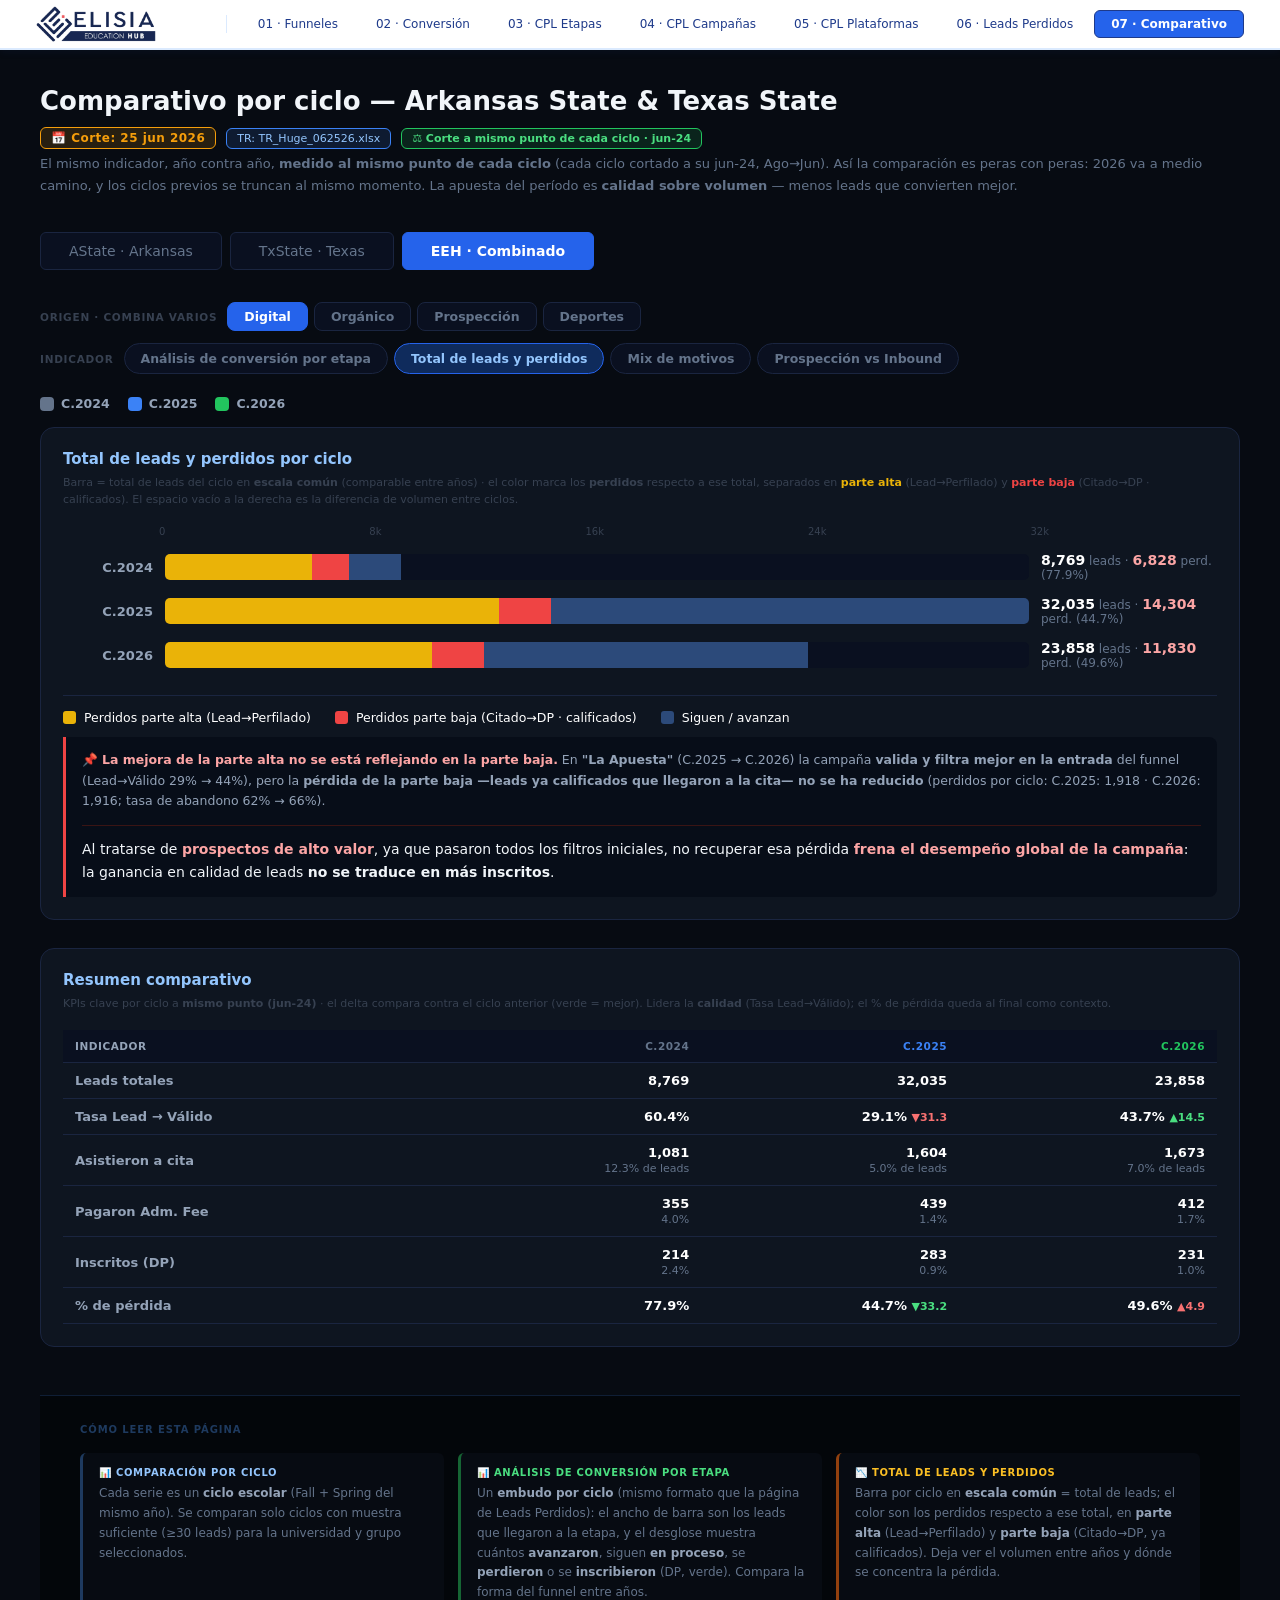
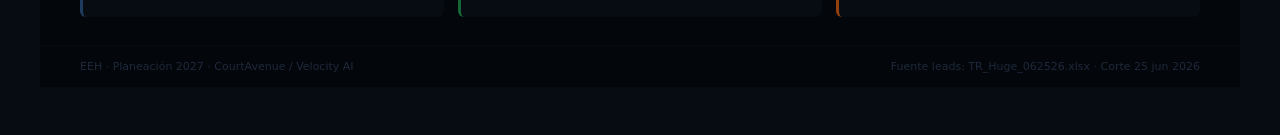
<file: comparativo.html>
<!DOCTYPE html>
<html lang="es">
<head>
<meta charset="UTF-8">
<meta name="viewport" content="width=device-width, initial-scale=1">
<title>Comparativo por ciclo — AState & TxState</title>
<link rel="stylesheet" href="styles.css">
<style>
  html, body { overflow-x: hidden; max-width: 100%; }
  .page-body { overflow-x: hidden; }

  /* selector de grupo (igual que leads_perdidos) */
  .gr-pills { display:flex; gap:6px; flex-wrap:wrap; margin-bottom:12px; align-items:center; }
  .gr-lead { font-size:10.5px; color:var(--txt-dim); text-transform:uppercase; letter-spacing:.07em; font-weight:700; margin-right:4px; }
  .gr-pill { padding:6px 16px; border-radius:8px; cursor:pointer; font-size:12.5px; font-weight:700;
             border:1px solid var(--border); background:var(--bg-panel); color:var(--txt-muted); transition:.15s; font-family:inherit; }
  .gr-pill:hover { border-color:var(--blue); color:var(--blue-light); }
  .gr-pill.active { background:var(--blue); color:#fff; border-color:var(--blue); }

  /* selector de indicador */
  .ind-pills { display:flex; gap:6px; flex-wrap:wrap; margin-bottom:22px; align-items:center; }
  .ind-pill { padding:7px 16px; border-radius:20px; cursor:pointer; font-size:12.5px; font-weight:600;
              border:1px solid var(--border); background:var(--bg-panel); color:var(--txt-muted); transition:.15s; font-family:inherit; }
  .ind-pill:hover { border-color:var(--blue); color:var(--blue-light); }
  .ind-pill.active { background:var(--blue-bg); color:var(--blue-light); border-color:var(--blue); }

  /* leyenda de ciclos */
  .cyc-legend { display:flex; gap:18px; flex-wrap:wrap; margin:4px 0 16px; }
  .cyc-li { display:flex; align-items:center; gap:7px; font-size:12.5px; color:var(--txt-secondary); font-weight:600; }
  .cyc-sq { width:14px; height:14px; border-radius:4px; flex-shrink:0; }

  .chart-svg { width:100%; height:auto; display:block; }

  /* barras simples (% pérdida / hitos) */
  .cmpbar-row { display:grid; grid-template-columns:90px 1fr 120px; align-items:center; gap:12px; padding:7px 0; }
  .cmpbar-lbl { font-size:13px; font-weight:700; color:var(--txt-secondary); text-align:right; }
  .cmpbar-track { height:26px; background:#0a1020; border-radius:5px; overflow:hidden; }
  .cmpbar-fill { height:100%; border-radius:5px; min-width:2px; transition:width .4s; }
  .cmpbar-meta { font-size:12px; color:var(--txt-muted); }
  .cmpbar-meta b { color:#fff; font-size:14px; }

  .hito-block { margin-bottom:20px; }
  .hito-ttl { font-size:13px; font-weight:700; color:var(--txt-secondary); margin-bottom:8px; }

  /* tabla comparativa */
  .cmp-tbl-wrap { overflow-x:auto; }
  table.cmp-tbl { width:100%; border-collapse:collapse; font-size:13px; min-width:480px; }
  .cmp-tbl th, .cmp-tbl td { padding:10px 12px; text-align:right; border-bottom:1px solid var(--border); white-space:nowrap; }
  .cmp-tbl th:first-child, .cmp-tbl td:first-child { text-align:left; color:var(--txt-secondary); font-weight:700; }
  .cmp-tbl thead th { color:var(--txt-dim); text-transform:uppercase; font-size:10.5px; letter-spacing:.05em; }
  .cmp-tbl td { color:#fff; font-weight:700; }
  .cmp-tbl td .sub { color:var(--txt-muted); font-weight:500; font-size:11px; }
  .delta-up { color:#f87171; font-size:11px; font-weight:700; }
  .delta-dn { color:#4ade80; font-size:11px; font-weight:700; }
  .delta-flat { color:var(--txt-dim); font-size:11px; }

  /* ── Embudo por etapa (mismo formato que Leads Perdidos pág 04) ── */
  .stage-row { display:grid; grid-template-columns:108px 1fr 172px; align-items:center; gap:10px; padding:6px 0; }
  .stage-lbl { text-align:right; }
  .sl-name  { font-size:12.5px; color:var(--txt-secondary); font-weight:600; }
  .sl-total { font-size:15px; color:#fff; font-weight:800; line-height:1.2; }
  .sl-cap   { font-size:9.5px; color:var(--txt-dim); text-transform:uppercase; letter-spacing:.04em; }
  .stage-track { position:relative; height:30px; background:#0a1020; border-radius:5px; overflow:visible; }
  .stage-funnel { height:100%; display:flex; border-radius:5px; overflow:hidden; min-width:3px; transition:width .4s; }
  .seg-adv  { height:100%; background:#2c4a7a; }
  .seg-act  { height:100%; background:#59647e; }
  .seg-lost { height:100%; min-width:2px; }
  .stage-meta { text-align:left; }
  .sm-row { display:flex; align-items:center; gap:6px; font-size:11px; line-height:1.5; }
  .sm-dot { width:8px; height:8px; border-radius:2px; flex-shrink:0; }
  .sm-n   { font-weight:700; color:#fff; }
  .sm-lbl { color:var(--txt-muted); }
  .funnel-legend { display:flex; gap:24px; flex-wrap:wrap; margin-top:18px; padding-top:14px; border-top:1px solid var(--border); }
  .fl-i  { display:flex; align-items:center; gap:8px; font-size:12.5px; color:#fff; font-weight:500; }
  .fl-sq { width:13px; height:13px; border-radius:3px; flex-shrink:0; }

  @media (max-width:900px){
    .cmpbar-row { grid-template-columns:70px 1fr 96px; }
    .stage-row { grid-template-columns:74px 1fr 150px; }
  }
</style>
</head>
<body>

<nav class="site-nav" id="site-nav"></nav>

<div class="page-body">

<div class="page-header">
  <h1>Comparativo por ciclo — Arkansas State &amp; Texas State</h1>
  <div style="display:flex;align-items:center;gap:10px;margin:6px 0 4px;flex-wrap:wrap">
    <span id="corte-badge" style="background:#f59e0b22;border:1px solid #f59e0b;border-radius:6px;padding:3px 10px;font-size:12px;font-weight:700;color:#f59e0b;letter-spacing:.04em">📅 Corte: 25 jun 2026</span>
    <span id="tr-badge" style="background:#3b82f622;border:1px solid #3b82f6;border-radius:6px;padding:3px 10px;font-size:11px;color:#93c5fd">TR: TR_Huge_062526.xlsx</span>
    <span style="background:#22c55e22;border:1px solid #22c55e;border-radius:6px;padding:3px 10px;font-size:11px;font-weight:700;color:#4ade80">⚖️ Corte a mismo punto de cada ciclo · jun-24</span>
  </div>
  <p class="sub">El mismo indicador, año contra año, <strong>medido al mismo punto de cada ciclo</strong> (cada ciclo cortado a su jun-24, Ago→Jun). Así la comparación es peras con peras: 2026 va a medio camino, y los ciclos previos se truncan al mismo momento. La apuesta del período es <strong>calidad sobre volumen</strong> — menos leads que convierten mejor.</p>
</div>

<div class="tabs">
  <div class="tab" onclick="showUni('AState',this)">AState · Arkansas</div>
  <div class="tab" onclick="showUni('TxState',this)">TxState · Texas</div>
  <div class="tab active" onclick="showUni('EEH',this)">EEH · Combinado</div>
</div>

<div class="gr-pills" id="gr-pills"></div>
<div class="ind-pills" id="ind-pills"></div>
<div class="cyc-legend" id="cyc-legend"></div>

<div id="content"></div>

<div class="page-notes">
  <p class="pn-title">Cómo leer esta página</p>
  <div class="pn-grid">
    <div class="pn-item">
      <div class="pn-tag" style="color:#93c5fd">📊 Comparación por ciclo</div>
      <div class="pn-body">Cada serie es un <strong>ciclo escolar</strong> (Fall + Spring del mismo año). Se comparan solo ciclos con muestra suficiente (≥30 leads) para la universidad y grupo seleccionados.</div>
    </div>
    <div class="pn-item green">
      <div class="pn-tag" style="color:#4ade80">📊 Análisis de conversión por etapa</div>
      <div class="pn-body">Un <strong>embudo por ciclo</strong> (mismo formato que la página de Leads Perdidos): el ancho de barra son los leads que llegaron a la etapa, y el desglose muestra cuántos <strong>avanzaron</strong>, siguen <strong>en proceso</strong>, se <strong>perdieron</strong> o se <strong>inscribieron</strong> (DP, verde). Compara la forma del funnel entre años.</div>
    </div>
    <div class="pn-item amber">
      <div class="pn-tag" style="color:#fbbf24">📉 Total de leads y perdidos</div>
      <div class="pn-body">Barra por ciclo en <strong>escala común</strong> = total de leads; el color son los perdidos respecto a ese total, en <strong>parte alta</strong> (Lead→Perfilado) y <strong>parte baja</strong> (Citado→DP, ya calificados). Deja ver el volumen entre años y dónde se concentra la pérdida.</div>
    </div>
  </div>
</div>

<div class="page-footer">
  <span>EEH · Planeación 2027 · CourtAvenue / Velocity AI</span>
  <span id="foot-src">Fuente leads: TR_Huge_062526.xlsx · Corte 25 jun 2026</span>
</div>

</div><!-- end .page-body -->

<script>
const SN = ['Lead','Válido','Perfilado','Citado','Asistido','AdmFee','ITEP','DP'];
const MES = {'01':'Ene','02':'Feb','03':'Mar','04':'Abr','05':'May','06':'Jun','07':'Jul','08':'Ago','09':'Sep','10':'Oct','11':'Nov','12':'Dic'};
function fmt(n){ return (n==null?0:n).toLocaleString('es-MX'); }

const DATA = {"AState":{"Digital":{"C.2024":{"total":8750,"perdidos":6816,"pct_perdido":77.9,"by_stage":{"Lead":2808,"Válido":2602,"Perfilado":37,"Citado":552,"Asistido":656,"AdmFee":15,"ITEP":100,"DP":46},"cum_reached":{"Lead":8750,"Válido":5287,"Perfilado":1780,"Citado":1742,"Asistido":1081,"AdmFee":355,"ITEP":331,"DP":214},"by_month":{"__antes__":1384,"2023-08":413,"2023-09":485,"2023-10":441,"2023-11":434,"2023-12":361,"2024-01":491,"2024-02":591,"2024-03":681,"2024-04":521,"2024-05":616,"2024-06":398},"by_month_alta":{"__antes__":1227,"2023-08":330,"2023-09":357,"2023-10":321,"2023-11":363,"2023-12":275,"2024-01":388,"2024-02":502,"2024-03":537,"2024-04":386,"2024-05":485,"2024-06":276},"by_month_baja":{"__antes__":157,"2023-08":83,"2023-09":128,"2023-10":120,"2023-11":71,"2023-12":86,"2024-01":103,"2024-02":89,"2024-03":144,"2024-04":135,"2024-05":131,"2024-06":122},"split":{"alta_lost":5447,"baja_lost":1369,"alta_base":8750,"baja_base":1742},"by_reason":{"Incontactable":1933,"No efectiva / No revivir":1555,"Ya no respondió":1109,"Económico":491,"Inscrito en otra universidad":447,"No tenemos la carrera":252,"Sin perfil académico":243,"Ubicación":174,"No cumple expectativas acad.":148,"Sin razón registrada":139},"zoom":{"citado":{"lost":552,"reached":1742,"reasons":{"Ya no respondió":214,"Inscrito en otra universidad":80,"Incontactable":55,"Económico":43,"Ubicación":42}},"asistido":{"lost":656,"reached":1081,"reasons":{"Ya no respondió":225,"Económico":133,"Inscrito en otra universidad":101,"Ubicación":47,"No tenemos la carrera":39}},"mid_lost":1208,"entry_lost":5410,"mid_reasons":{"Ya no respondió":439,"Inscrito en otra universidad":181,"Económico":176,"Ubicación":89,"Incontactable":86,"No tenemos la carrera":69,"No cumple expectativas acad.":52,"Sin perfil académico":52},"entry_reasons":{"Incontactable":1842,"No efectiva / No revivir":1515,"Ya no respondió":632,"Económico":289,"Inscrito en otra universidad":239,"Sin perfil académico":187,"No tenemos la carrera":176,"Sin perfil de inglés":119}}},"C.2025":{"total":22305,"perdidos":10162,"pct_perdido":45.6,"by_stage":{"Lead":6018,"Válido":2633,"Perfilado":44,"Citado":628,"Asistido":699,"AdmFee":4,"ITEP":99,"DP":37},"cum_reached":{"Lead":22305,"Válido":6747,"Perfilado":2415,"Citado":2363,"Asistido":1292,"AdmFee":376,"ITEP":369,"DP":241},"by_month":{"__antes__":1105,"2024-08":209,"2024-09":278,"2024-10":739,"2024-11":728,"2024-12":1036,"2025-01":1180,"2025-02":1072,"2025-03":1622,"2025-04":979,"2025-05":681,"2025-06":533},"by_month_alta":{"__antes__":956,"2024-08":171,"2024-09":254,"2024-10":636,"2024-11":671,"2024-12":976,"2025-01":1049,"2025-02":1000,"2025-03":1378,"2025-04":771,"2025-05":453,"2025-06":380},"by_month_baja":{"__antes__":149,"2024-08":38,"2024-09":24,"2024-10":103,"2024-11":57,"2024-12":60,"2025-01":131,"2025-02":72,"2025-03":244,"2025-04":208,"2025-05":228,"2025-06":153},"split":{"alta_lost":8695,"baja_lost":1467,"alta_base":22305,"baja_base":2363},"by_reason":{"No efectiva / No revivir":5673,"Incontactable":1023,"Inscrito en otra universidad":785,"Ya no respondió":534,"Sin razón registrada":513,"Económico":312,"Sin perfil académico":272,"No cumple expectativas acad.":238,"Ubicación":213,"No tenemos la carrera":201},"zoom":{"citado":{"lost":628,"reached":2363,"reasons":{"Inscrito en otra universidad":149,"Ya no respondió":141,"No efectiva / No revivir":95,"Sin razón registrada":61,"Incontactable":42}},"asistido":{"lost":699,"reached":1292,"reasons":{"Ya no respondió":201,"Inscrito en otra universidad":197,"Económico":78,"No efectiva / No revivir":65,"Ubicación":42}},"mid_lost":1327,"entry_lost":8651,"mid_reasons":{"Inscrito en otra universidad":346,"Ya no respondió":342,"No efectiva / No revivir":160,"Económico":111,"Ubicación":80,"Incontactable":65,"Sin razón registrada":64,"No tenemos la carrera":51},"entry_reasons":{"No efectiva / No revivir":5494,"Incontactable":956,"Sin razón registrada":414,"Inscrito en otra universidad":402,"Sin perfil académico":238,"No cumple expectativas acad.":188,"Económico":175,"Ya no respondió":160}}},"C.2026":{"total":15947,"perdidos":8456,"pct_perdido":53.0,"by_stage":{"Lead":3374,"Válido":3399,"Perfilado":205,"Citado":471,"Asistido":863,"AdmFee":17,"ITEP":111,"DP":16},"cum_reached":{"Lead":15947,"Válido":7231,"Perfilado":2523,"Citado":2206,"Asistido":1361,"AdmFee":360,"ITEP":337,"DP":204},"by_month":{"__antes__":845,"2025-08":275,"2025-09":484,"2025-10":648,"2025-11":607,"2025-12":870,"2026-01":668,"2026-02":764,"2026-03":741,"2026-04":652,"2026-05":1012,"2026-06":890},"by_month_alta":{"__antes__":720,"2025-08":240,"2025-09":429,"2025-10":509,"2025-11":515,"2025-12":725,"2026-01":537,"2026-02":641,"2026-03":638,"2026-04":439,"2026-05":820,"2026-06":765},"by_month_baja":{"__antes__":125,"2025-08":35,"2025-09":55,"2025-10":139,"2025-11":92,"2025-12":145,"2026-01":131,"2026-02":123,"2026-03":103,"2026-04":213,"2026-05":192,"2026-06":125},"split":{"alta_lost":6978,"baja_lost":1478,"alta_base":15947,"baja_base":2206},"by_reason":{"Se equivocó / No solicitó":2064,"Incontactable":2048,"Ya no respondió":825,"Inscrito en otra universidad":715,"No efectiva / No revivir":568,"No cumple expectativas acad.":455,"Económico":288,"Sin razón registrada":287,"No contactar":233,"Ubicación":219},"zoom":{"citado":{"lost":471,"reached":2206,"reasons":{"Ya no respondió":109,"Inscrito en otra universidad":82,"Sin razón registrada":49,"Incontactable":36,"Duplicado":35}},"asistido":{"lost":863,"reached":1361,"reasons":{"Ya no respondió":425,"Económico":115,"Inscrito en otra universidad":96,"No efectiva / No revivir":68,"Ubicación":32}},"mid_lost":1334,"entry_lost":6773,"mid_reasons":{"Ya no respondió":534,"Inscrito en otra universidad":178,"Económico":139,"No efectiva / No revivir":90,"Ubicación":61,"Sin razón registrada":61,"No cumple expectativas acad.":51,"Duplicado":46},"entry_reasons":{"Se equivocó / No solicitó":2030,"Incontactable":1971,"Inscrito en otra universidad":494,"No efectiva / No revivir":469,"No cumple expectativas acad.":380,"Ya no respondió":219,"Sin razón registrada":199,"No contactar":196}}},"Todos":{"total":47002,"perdidos":25434,"pct_perdido":54.1,"by_stage":{"Lead":12200,"Válido":8634,"Perfilado":286,"Citado":1651,"Asistido":2218,"AdmFee":36,"ITEP":310,"DP":99},"cum_reached":{"Lead":47002,"Válido":19265,"Perfilado":6718,"Citado":6311,"Asistido":3734,"AdmFee":1091,"ITEP":1037,"DP":659},"by_month":{"2018-04":2,"2018-05":1,"2018-06":1,"2018-07":2,"2018-12":1,"2019-06":1,"2019-07":2,"2019-09":2,"2019-10":2,"2019-11":1,"2020-02":2,"2020-03":8,"2020-04":5,"2020-05":6,"2020-06":4,"2020-07":4,"2020-08":4,"2020-09":2,"2020-10":2,"2020-11":6,"2020-12":3,"2021-01":5,"2021-02":3,"2021-03":4,"2021-04":1,"2021-05":1,"2021-06":1,"2021-07":5,"2021-08":5,"2021-09":3,"2021-10":8,"2021-11":11,"2021-12":9,"2022-01":18,"2022-02":11,"2022-03":9,"2022-04":9,"2022-05":6,"2022-06":11,"2022-07":13,"2022-08":16,"2022-09":9,"2022-10":6,"2022-11":13,"2022-12":10,"2023-01":15,"2023-02":10,"2023-03":17,"2023-04":83,"2023-05":314,"2023-06":435,"2023-07":495,"2023-08":448,"2023-09":502,"2023-10":476,"2023-11":464,"2023-12":378,"2024-01":547,"2024-02":670,"2024-03":1081,"2024-04":586,"2024-05":689,"2024-06":465,"2024-07":66,"2024-08":212,"2024-09":313,"2024-10":812,"2024-11":779,"2024-12":1076,"2025-01":1243,"2025-02":1125,"2025-03":1647,"2025-04":1016,"2025-05":766,"2025-06":656,"2025-07":189,"2025-08":275,"2025-09":484,"2025-10":648,"2025-11":607,"2025-12":870,"2026-01":668,"2026-02":764,"2026-03":741,"2026-04":652,"2026-05":1012,"2026-06":890},"by_month_alta":{"2018-04":2,"2018-06":1,"2018-07":2,"2018-12":1,"2019-06":1,"2019-07":2,"2019-09":2,"2019-10":2,"2019-11":1,"2020-02":2,"2020-03":7,"2020-04":5,"2020-05":6,"2020-06":4,"2020-07":2,"2020-08":3,"2020-09":1,"2020-10":2,"2020-11":6,"2020-12":3,"2021-01":4,"2021-02":3,"2021-03":2,"2021-06":1,"2021-07":3,"2021-08":4,"2021-09":3,"2021-10":7,"2021-11":11,"2021-12":9,"2022-01":15,"2022-02":8,"2022-03":8,"2022-04":7,"2022-05":3,"2022-06":10,"2022-07":11,"2022-08":15,"2022-09":7,"2022-10":5,"2022-11":10,"2022-12":8,"2023-01":13,"2023-02":6,"2023-03":12,"2023-04":78,"2023-05":287,"2023-06":374,"2023-07":443,"2023-08":363,"2023-09":373,"2023-10":353,"2023-11":391,"2023-12":289,"2024-01":442,"2024-02":572,"2024-03":925,"2024-04":440,"2024-05":526,"2024-06":322,"2024-07":35,"2024-08":174,"2024-09":288,"2024-10":704,"2024-11":719,"2024-12":1016,"2025-01":1110,"2025-02":1051,"2025-03":1399,"2025-04":796,"2025-05":519,"2025-06":472,"2025-07":161,"2025-08":240,"2025-09":429,"2025-10":509,"2025-11":515,"2025-12":725,"2026-01":537,"2026-02":641,"2026-03":638,"2026-04":439,"2026-05":820,"2026-06":765},"by_month_baja":{"2018-05":1,"2020-03":1,"2020-07":2,"2020-08":1,"2020-09":1,"2021-01":1,"2021-03":2,"2021-04":1,"2021-05":1,"2021-07":2,"2021-08":1,"2021-10":1,"2022-01":3,"2022-02":3,"2022-03":1,"2022-04":2,"2022-05":3,"2022-06":1,"2022-07":2,"2022-08":1,"2022-09":2,"2022-10":1,"2022-11":3,"2022-12":2,"2023-01":2,"2023-02":4,"2023-03":5,"2023-04":5,"2023-05":27,"2023-06":61,"2023-07":52,"2023-08":85,"2023-09":129,"2023-10":123,"2023-11":73,"2023-12":89,"2024-01":105,"2024-02":98,"2024-03":156,"2024-04":146,"2024-05":163,"2024-06":143,"2024-07":31,"2024-08":38,"2024-09":25,"2024-10":108,"2024-11":60,"2024-12":60,"2025-01":133,"2025-02":74,"2025-03":248,"2025-04":220,"2025-05":247,"2025-06":184,"2025-07":28,"2025-08":35,"2025-09":55,"2025-10":139,"2025-11":92,"2025-12":145,"2026-01":131,"2026-02":123,"2026-03":103,"2026-04":213,"2026-05":192,"2026-06":125},"split":{"alta_lost":21120,"baja_lost":4314,"alta_base":47002,"baja_base":6311},"by_reason":{"No efectiva / No revivir":7796,"Incontactable":5004,"Ya no respondió":2468,"Se equivocó / No solicitó":2064,"Inscrito en otra universidad":1947,"Económico":1091,"Sin razón registrada":939,"No cumple expectativas acad.":841,"Ubicación":606,"No tenemos la carrera":592},"zoom":{"citado":{"lost":1651,"reached":6311,"reasons":{"Ya no respondió":464,"Inscrito en otra universidad":311,"No efectiva / No revivir":149,"Incontactable":133,"Sin razón registrada":117}},"asistido":{"lost":2218,"reached":3734,"reasons":{"Ya no respondió":851,"Inscrito en otra universidad":394,"Económico":326,"No efectiva / No revivir":134,"Ubicación":121}},"mid_lost":3869,"entry_lost":20834,"mid_reasons":{"Ya no respondió":1315,"Inscrito en otra universidad":705,"Económico":426,"No efectiva / No revivir":283,"Ubicación":230,"Incontactable":193,"No tenemos la carrera":151,"No cumple expectativas acad.":148},"entry_reasons":{"No efectiva / No revivir":7478,"Incontactable":4769,"Se equivocó / No solicitó":2030,"Inscrito en otra universidad":1135,"Ya no respondió":1011,"Sin razón registrada":691,"No cumple expectativas acad.":659,"Económico":562}}}},"Orgánico":{"C.2024":{"total":2361,"perdidos":1573,"pct_perdido":66.6,"by_stage":{"Lead":685,"Válido":725,"Perfilado":6,"Citado":60,"Asistido":76,"AdmFee":1,"ITEP":18,"DP":2},"cum_reached":{"Lead":2361,"Válido":1117,"Perfilado":242,"Citado":236,"Asistido":152,"AdmFee":70,"ITEP":69,"DP":44},"by_month":{"__antes__":15,"2023-08":19,"2023-09":42,"2023-10":48,"2023-11":75,"2023-12":66,"2024-01":147,"2024-02":268,"2024-03":192,"2024-04":162,"2024-05":285,"2024-06":254},"by_month_alta":{"__antes__":6,"2023-08":14,"2023-09":40,"2023-10":44,"2023-11":69,"2023-12":57,"2024-01":129,"2024-02":248,"2024-03":165,"2024-04":136,"2024-05":268,"2024-06":240},"by_month_baja":{"__antes__":9,"2023-08":5,"2023-09":2,"2023-10":4,"2023-11":6,"2023-12":9,"2024-01":18,"2024-02":20,"2024-03":27,"2024-04":26,"2024-05":17,"2024-06":14},"split":{"alta_lost":1416,"baja_lost":157,"alta_base":2361,"baja_base":236},"by_reason":{"No efectiva / No revivir":556,"Incontactable":545,"Ya no respondió":146,"Inscrito en otra universidad":118,"Económico":69,"No tenemos la carrera":33,"Ubicación":28,"No cumple expectativas acad.":27,"Sin perfil académico":17,"Sin perfil de inglés":17},"zoom":{"citado":{"lost":60,"reached":236,"reasons":{"Ya no respondió":21,"Inscrito en otra universidad":11,"No efectiva / No revivir":8,"Incontactable":8,"Ubicación":4}},"asistido":{"lost":76,"reached":152,"reasons":{"Ya no respondió":26,"Inscrito en otra universidad":16,"Económico":11,"No tenemos la carrera":8,"Incontactable":7}},"mid_lost":136,"entry_lost":1410,"mid_reasons":{"Ya no respondió":47,"Inscrito en otra universidad":27,"Incontactable":15,"Económico":14,"No tenemos la carrera":10,"No efectiva / No revivir":9,"Ubicación":8,"Sin perfil académico":4},"entry_reasons":{"No efectiva / No revivir":543,"Incontactable":530,"Ya no respondió":93,"Inscrito en otra universidad":87,"Económico":50,"No cumple expectativas acad.":26,"No tenemos la carrera":22,"Ubicación":19}}},"C.2025":{"total":474,"perdidos":284,"pct_perdido":59.9,"by_stage":{"Lead":45,"Válido":76,"Perfilado":1,"Citado":44,"Asistido":97,"AdmFee":2,"ITEP":16,"DP":3},"cum_reached":{"Lead":474,"Válido":380,"Perfilado":260,"Citado":259,"Asistido":180,"AdmFee":67,"ITEP":65,"DP":47},"by_month":{"__antes__":68,"2024-08":23,"2024-09":11,"2024-10":21,"2024-11":14,"2024-12":13,"2025-01":20,"2025-02":12,"2025-03":36,"2025-04":35,"2025-05":14,"2025-06":17},"by_month_alta":{"__antes__":50,"2024-08":14,"2024-09":8,"2024-10":6,"2024-11":6,"2024-12":6,"2025-01":10,"2025-02":2,"2025-03":9,"2025-04":6,"2025-05":1,"2025-06":4},"by_month_baja":{"__antes__":18,"2024-08":9,"2024-09":3,"2024-10":15,"2024-11":8,"2024-12":7,"2025-01":10,"2025-02":10,"2025-03":27,"2025-04":29,"2025-05":13,"2025-06":13},"split":{"alta_lost":122,"baja_lost":162,"alta_base":474,"baja_base":259},"by_reason":{"Ya no respondió":63,"No efectiva / No revivir":47,"Inscrito en otra universidad":44,"Incontactable":38,"Económico":26,"No tenemos la carrera":17,"Sin razón registrada":13,"Ubicación":11,"Sin perfil académico":10,"No cumple expectativas acad.":8},"zoom":{"citado":{"lost":44,"reached":259,"reasons":{"Inscrito en otra universidad":12,"Ya no respondió":11,"No efectiva / No revivir":8,"Sin perfil académico":3,"Económico":2}},"asistido":{"lost":97,"reached":180,"reasons":{"Ya no respondió":34,"Inscrito en otra universidad":16,"Económico":12,"No tenemos la carrera":9,"Incontactable":7}},"mid_lost":141,"entry_lost":121,"mid_reasons":{"Ya no respondió":45,"Inscrito en otra universidad":28,"Económico":14,"No efectiva / No revivir":12,"No tenemos la carrera":10,"Sin perfil académico":8,"Incontactable":7,"Ubicación":7},"entry_reasons":{"No efectiva / No revivir":33,"Incontactable":29,"Inscrito en otra universidad":14,"Ya no respondió":10,"Económico":9,"Sin razón registrada":8,"No tenemos la carrera":7,"No cumple expectativas acad.":4}}},"C.2026":{"total":258,"perdidos":157,"pct_perdido":60.9,"by_stage":{"Lead":23,"Válido":13,"Perfilado":1,"Citado":15,"Asistido":87,"AdmFee":1,"ITEP":15,"DP":2},"cum_reached":{"Lead":258,"Válido":209,"Perfilado":180,"Citado":178,"Asistido":150,"AdmFee":50,"ITEP":48,"DP":29},"by_month":{"__antes__":31,"2025-08":6,"2025-09":4,"2025-10":15,"2025-11":13,"2025-12":16,"2026-01":7,"2026-02":12,"2026-03":12,"2026-04":15,"2026-05":14,"2026-06":12},"by_month_alta":{"__antes__":16,"2025-08":4,"2025-09":2,"2025-10":0,"2025-11":1,"2025-12":3,"2026-01":0,"2026-02":3,"2026-03":1,"2026-04":1,"2026-05":2,"2026-06":4},"by_month_baja":{"__antes__":15,"2025-08":2,"2025-09":2,"2025-10":15,"2025-11":12,"2025-12":13,"2026-01":7,"2026-02":9,"2026-03":11,"2026-04":14,"2026-05":12,"2026-06":8},"split":{"alta_lost":37,"baja_lost":120,"alta_base":258,"baja_base":178},"by_reason":{"Ya no respondió":60,"Inscrito en otra universidad":20,"No efectiva / No revivir":17,"Económico":16,"Incontactable":11,"No tenemos la carrera":8,"Duplicado":5,"Ciclo futuro":5,"Sin razón registrada":5,"Ubicación":4},"zoom":{"citado":{"lost":15,"reached":178,"reasons":{"Ya no respondió":7,"Inscrito en otra universidad":3,"No contactar":1,"No efectiva / No revivir":1,"Económico":1}},"asistido":{"lost":87,"reached":150,"reasons":{"Ya no respondió":43,"Económico":12,"No efectiva / No revivir":11,"Inscrito en otra universidad":10,"No tenemos la carrera":7}},"mid_lost":102,"entry_lost":36,"mid_reasons":{"Ya no respondió":50,"Inscrito en otra universidad":13,"Económico":13,"No efectiva / No revivir":12,"No tenemos la carrera":7,"Ciclo futuro":2,"Sin razón registrada":2,"No contactar":1},"entry_reasons":{"Incontactable":10,"Ya no respondió":5,"No efectiva / No revivir":5,"Duplicado":4,"Inscrito en otra universidad":4,"Ciclo futuro":2,"Mensaje inapropiado":2,"No tenemos la carrera":1}}},"Todos":{"total":3093,"perdidos":2014,"pct_perdido":65.1,"by_stage":{"Lead":753,"Válido":814,"Perfilado":8,"Citado":119,"Asistido":260,"AdmFee":4,"ITEP":49,"DP":7},"cum_reached":{"Lead":3093,"Válido":1706,"Perfilado":682,"Citado":673,"Asistido":482,"AdmFee":187,"ITEP":182,"DP":120},"by_month":{"2020-09":1,"2023-05":1,"2023-06":3,"2023-07":10,"2023-08":20,"2023-09":43,"2023-10":52,"2023-11":75,"2023-12":69,"2024-01":151,"2024-02":268,"2024-03":195,"2024-04":172,"2024-05":298,"2024-06":267,"2024-07":22,"2024-08":23,"2024-09":11,"2024-10":24,"2024-11":17,"2024-12":16,"2025-01":21,"2025-02":13,"2025-03":37,"2025-04":36,"2025-05":16,"2025-06":23,"2025-07":4,"2025-08":6,"2025-09":4,"2025-10":15,"2025-11":13,"2025-12":16,"2026-01":7,"2026-02":12,"2026-03":12,"2026-04":15,"2026-05":14,"2026-06":12},"by_month_alta":{"2020-09":1,"2023-05":1,"2023-06":1,"2023-07":3,"2023-08":15,"2023-09":41,"2023-10":47,"2023-11":69,"2023-12":60,"2024-01":133,"2024-02":248,"2024-03":167,"2024-04":143,"2024-05":278,"2024-06":246,"2024-07":19,"2024-08":14,"2024-09":8,"2024-10":8,"2024-11":9,"2024-12":8,"2025-01":11,"2025-02":3,"2025-03":10,"2025-04":6,"2025-05":1,"2025-06":4,"2025-08":4,"2025-09":2,"2025-11":1,"2025-12":3,"2026-02":3,"2026-03":1,"2026-04":1,"2026-05":2,"2026-06":4},"by_month_baja":{"2023-06":2,"2023-07":7,"2023-08":5,"2023-09":2,"2023-10":5,"2023-11":6,"2023-12":9,"2024-01":18,"2024-02":20,"2024-03":28,"2024-04":29,"2024-05":20,"2024-06":21,"2024-07":3,"2024-08":9,"2024-09":3,"2024-10":16,"2024-11":8,"2024-12":8,"2025-01":10,"2025-02":10,"2025-03":27,"2025-04":30,"2025-05":15,"2025-06":19,"2025-07":4,"2025-08":2,"2025-09":2,"2025-10":15,"2025-11":12,"2025-12":13,"2026-01":7,"2026-02":9,"2026-03":11,"2026-04":14,"2026-05":12,"2026-06":8},"split":{"alta_lost":1575,"baja_lost":439,"alta_base":3093,"baja_base":673},"by_reason":{"No efectiva / No revivir":620,"Incontactable":594,"Ya no respondió":269,"Inscrito en otra universidad":182,"Económico":111,"No tenemos la carrera":58,"Ubicación":43,"No cumple expectativas acad.":35,"Sin perfil académico":27,"Sin razón registrada":23},"zoom":{"citado":{"lost":119,"reached":673,"reasons":{"Ya no respondió":39,"Inscrito en otra universidad":26,"No efectiva / No revivir":17,"Incontactable":9,"Económico":6}},"asistido":{"lost":260,"reached":482,"reasons":{"Ya no respondió":103,"Inscrito en otra universidad":42,"Económico":35,"No tenemos la carrera":24,"No efectiva / No revivir":16}},"mid_lost":379,"entry_lost":1567,"mid_reasons":{"Ya no respondió":142,"Inscrito en otra universidad":68,"Económico":41,"No efectiva / No revivir":33,"No tenemos la carrera":27,"Incontactable":23,"Ubicación":16,"Sin perfil académico":12},"entry_reasons":{"No efectiva / No revivir":581,"Incontactable":569,"Ya no respondió":108,"Inscrito en otra universidad":105,"Económico":60,"No cumple expectativas acad.":30,"No tenemos la carrera":30,"Ubicación":23}}}},"Prospección":{"C.2024":{"total":16079,"perdidos":11320,"pct_perdido":70.4,"by_stage":{"Lead":4196,"Válido":5965,"Perfilado":23,"Citado":459,"Asistido":574,"AdmFee":2,"ITEP":66,"DP":35},"cum_reached":{"Lead":16079,"Válido":8187,"Perfilado":1336,"Citado":1311,"Asistido":788,"AdmFee":194,"ITEP":191,"DP":111},"by_month":{"__antes__":1118,"2023-08":902,"2023-09":1121,"2023-10":1176,"2023-11":950,"2023-12":1169,"2024-01":813,"2024-02":551,"2024-03":767,"2024-04":625,"2024-05":1256,"2024-06":872},"by_month_alta":{"__antes__":1050,"2023-08":850,"2023-09":1055,"2023-10":1072,"2023-11":849,"2023-12":1086,"2024-01":651,"2024-02":447,"2024-03":589,"2024-04":515,"2024-05":1198,"2024-06":822},"by_month_baja":{"__antes__":68,"2023-08":52,"2023-09":66,"2023-10":104,"2023-11":101,"2023-12":83,"2024-01":162,"2024-02":104,"2024-03":178,"2024-04":110,"2024-05":58,"2024-06":50},"split":{"alta_lost":10184,"baja_lost":1136,"alta_base":16079,"baja_base":1311},"by_reason":{"Incontactable":3369,"Inscrito en otra universidad":2086,"No efectiva / No revivir":1605,"Ya no respondió":1261,"No tenemos la carrera":1195,"Ubicación":753,"Económico":584,"No cumple expectativas acad.":189,"Sin perfil académico":109,"Sin razón registrada":78},"zoom":{"citado":{"lost":459,"reached":1311,"reasons":{"Ya no respondió":168,"Inscrito en otra universidad":90,"Económico":43,"Ubicación":37,"No tenemos la carrera":33}},"asistido":{"lost":574,"reached":788,"reasons":{"Ya no respondió":174,"Económico":108,"Inscrito en otra universidad":79,"Ubicación":58,"No tenemos la carrera":52}},"mid_lost":1033,"entry_lost":10161,"mid_reasons":{"Ya no respondió":342,"Inscrito en otra universidad":169,"Económico":151,"Ubicación":95,"No tenemos la carrera":85,"Incontactable":68,"Sin perfil académico":38,"No cumple expectativas acad.":29},"entry_reasons":{"Incontactable":3301,"Inscrito en otra universidad":1897,"No efectiva / No revivir":1571,"No tenemos la carrera":1105,"Ya no respondió":906,"Ubicación":652,"Económico":412,"No cumple expectativas acad.":154}}},"C.2025":{"total":15974,"perdidos":7997,"pct_perdido":50.1,"by_stage":{"Lead":3020,"Válido":3580,"Perfilado":42,"Citado":588,"Asistido":664,"AdmFee":9,"ITEP":65,"DP":29},"cum_reached":{"Lead":15974,"Válido":6818,"Perfilado":2006,"Citado":1957,"Asistido":1009,"AdmFee":216,"ITEP":204,"DP":131},"by_month":{"__antes__":1281,"2024-08":263,"2024-09":86,"2024-10":324,"2024-11":543,"2024-12":608,"2025-01":528,"2025-02":324,"2025-03":1386,"2025-04":1729,"2025-05":694,"2025-06":231},"by_month_alta":{"__antes__":1137,"2024-08":232,"2024-09":59,"2024-10":231,"2024-11":480,"2024-12":552,"2025-01":403,"2025-02":274,"2025-03":1137,"2025-04":1533,"2025-05":476,"2025-06":128},"by_month_baja":{"__antes__":144,"2024-08":31,"2024-09":27,"2024-10":93,"2024-11":63,"2024-12":56,"2025-01":125,"2025-02":50,"2025-03":249,"2025-04":196,"2025-05":218,"2025-06":103},"split":{"alta_lost":6642,"baja_lost":1355,"alta_base":15974,"baja_base":1957},"by_reason":{"Inscrito en otra universidad":2455,"No efectiva / No revivir":1339,"Incontactable":1291,"Ya no respondió":673,"Ubicación":638,"No tenemos la carrera":561,"Sin razón registrada":411,"Económico":318,"No cumple expectativas acad.":140,"Ciclo futuro":61},"zoom":{"citado":{"lost":588,"reached":1957,"reasons":{"Inscrito en otra universidad":193,"Ya no respondió":117,"No efectiva / No revivir":85,"Ubicación":42,"Sin razón registrada":38}},"asistido":{"lost":664,"reached":1009,"reasons":{"Ya no respondió":194,"Inscrito en otra universidad":184,"Económico":71,"No efectiva / No revivir":59,"No tenemos la carrera":41}},"mid_lost":1252,"entry_lost":6600,"mid_reasons":{"Inscrito en otra universidad":377,"Ya no respondió":311,"No efectiva / No revivir":144,"Económico":105,"Ubicación":73,"No tenemos la carrera":69,"Incontactable":58,"No cumple expectativas acad.":43},"entry_reasons":{"Inscrito en otra universidad":2041,"Incontactable":1228,"No efectiva / No revivir":1188,"Ubicación":552,"No tenemos la carrera":484,"Ya no respondió":343,"Sin razón registrada":337,"Económico":197}}},"C.2026":{"total":15838,"perdidos":8119,"pct_perdido":51.3,"by_stage":{"Lead":3424,"Válido":3057,"Perfilado":248,"Citado":472,"Asistido":810,"AdmFee":4,"ITEP":89,"DP":15},"cum_reached":{"Lead":15838,"Válido":6497,"Perfilado":2184,"Citado":1834,"Asistido":1157,"AdmFee":249,"ITEP":240,"DP":131},"by_month":{"__antes__":797,"2025-08":303,"2025-09":335,"2025-10":493,"2025-11":516,"2025-12":539,"2026-01":973,"2026-02":856,"2026-03":752,"2026-04":574,"2026-05":1245,"2026-06":736},"by_month_alta":{"__antes__":673,"2025-08":265,"2025-09":286,"2025-10":343,"2025-11":428,"2025-12":406,"2026-01":831,"2026-02":719,"2026-03":643,"2026-04":451,"2026-05":1072,"2026-06":612},"by_month_baja":{"__antes__":124,"2025-08":38,"2025-09":49,"2025-10":150,"2025-11":88,"2025-12":133,"2026-01":142,"2026-02":137,"2026-03":109,"2026-04":123,"2026-05":173,"2026-06":124},"split":{"alta_lost":6729,"baja_lost":1390,"alta_base":15838,"baja_base":1834},"by_reason":{"Incontactable":2211,"Inscrito en otra universidad":1793,"Ya no respondió":903,"Ubicación":648,"No tenemos la carrera":610,"Sin razón registrada":397,"No efectiva / No revivir":323,"Duplicado":297,"Económico":259,"No cumple expectativas acad.":210},"zoom":{"citado":{"lost":472,"reached":1834,"reasons":{"Inscrito en otra universidad":138,"Ya no respondió":87,"Ubicación":46,"No tenemos la carrera":41,"Sin razón registrada":37}},"asistido":{"lost":810,"reached":1157,"reasons":{"Ya no respondió":395,"Inscrito en otra universidad":109,"No efectiva / No revivir":79,"Económico":76,"No tenemos la carrera":39}},"mid_lost":1282,"entry_lost":6481,"mid_reasons":{"Ya no respondió":482,"Inscrito en otra universidad":247,"Económico":102,"No efectiva / No revivir":93,"Ubicación":82,"No tenemos la carrera":80,"Sin razón registrada":49,"No cumple expectativas acad.":42},"entry_reasons":{"Incontactable":2166,"Inscrito en otra universidad":1450,"Ubicación":526,"No tenemos la carrera":510,"Ya no respondió":352,"Sin razón registrada":318,"Duplicado":273,"No efectiva / No revivir":220}}},"Todos":{"total":47891,"perdidos":27436,"pct_perdido":57.3,"by_stage":{"Lead":10640,"Válido":12602,"Perfilado":313,"Citado":1519,"Asistido":2048,"AdmFee":15,"ITEP":220,"DP":79},"cum_reached":{"Lead":47891,"Válido":21502,"Perfilado":5526,"Citado":5102,"Asistido":2954,"AdmFee":659,"ITEP":635,"DP":373},"by_month":{"2018-06":1,"2019-06":2,"2019-09":1,"2020-01":1,"2020-04":2,"2020-06":2,"2021-03":1,"2021-04":1,"2021-05":2,"2021-07":1,"2021-11":3,"2021-12":2,"2022-01":7,"2022-02":2,"2022-03":3,"2022-04":2,"2022-06":1,"2022-07":1,"2022-09":4,"2022-10":4,"2022-11":4,"2022-12":8,"2023-01":10,"2023-02":8,"2023-03":11,"2023-04":29,"2023-05":148,"2023-06":355,"2023-07":562,"2023-08":937,"2023-09":1132,"2023-10":1181,"2023-11":959,"2023-12":1213,"2024-01":940,"2024-02":607,"2024-03":851,"2024-04":808,"2024-05":1398,"2024-06":1073,"2024-07":359,"2024-08":265,"2024-09":87,"2024-10":328,"2024-11":547,"2024-12":650,"2025-01":566,"2025-02":366,"2025-03":1444,"2025-04":1761,"2025-05":746,"2025-06":413,"2025-07":305,"2025-08":303,"2025-09":335,"2025-10":493,"2025-11":516,"2025-12":539,"2026-01":973,"2026-02":856,"2026-03":752,"2026-04":574,"2026-05":1245,"2026-06":736},"by_month_alta":{"2018-06":1,"2019-06":2,"2019-09":1,"2020-01":1,"2020-04":1,"2020-06":2,"2021-05":2,"2021-11":3,"2021-12":2,"2022-01":5,"2022-02":2,"2022-03":3,"2022-04":1,"2022-06":1,"2022-07":1,"2022-09":1,"2022-10":1,"2022-11":3,"2022-12":7,"2023-01":10,"2023-02":8,"2023-03":9,"2023-04":29,"2023-05":139,"2023-06":328,"2023-07":539,"2023-08":884,"2023-09":1059,"2023-10":1075,"2023-11":855,"2023-12":1127,"2024-01":769,"2024-02":497,"2024-03":665,"2024-04":669,"2024-05":1318,"2024-06":1000,"2024-07":329,"2024-08":234,"2024-09":60,"2024-10":234,"2024-11":483,"2024-12":593,"2025-01":434,"2025-02":314,"2025-03":1189,"2025-04":1552,"2025-05":508,"2025-06":275,"2025-07":274,"2025-08":265,"2025-09":286,"2025-10":343,"2025-11":428,"2025-12":406,"2026-01":831,"2026-02":719,"2026-03":643,"2026-04":451,"2026-05":1072,"2026-06":612},"by_month_baja":{"2020-04":1,"2021-03":1,"2021-04":1,"2021-07":1,"2022-01":2,"2022-04":1,"2022-09":3,"2022-10":3,"2022-11":1,"2022-12":1,"2023-03":2,"2023-05":9,"2023-06":27,"2023-07":23,"2023-08":53,"2023-09":73,"2023-10":106,"2023-11":104,"2023-12":86,"2024-01":171,"2024-02":110,"2024-03":186,"2024-04":139,"2024-05":80,"2024-06":73,"2024-07":30,"2024-08":31,"2024-09":27,"2024-10":94,"2024-11":64,"2024-12":57,"2025-01":132,"2025-02":52,"2025-03":255,"2025-04":209,"2025-05":238,"2025-06":138,"2025-07":31,"2025-08":38,"2025-09":49,"2025-10":150,"2025-11":88,"2025-12":133,"2026-01":142,"2026-02":137,"2026-03":109,"2026-04":123,"2026-05":173,"2026-06":124},"split":{"alta_lost":23555,"baja_lost":3881,"alta_base":47891,"baja_base":5102},"by_reason":{"Incontactable":6871,"Inscrito en otra universidad":6334,"No efectiva / No revivir":3267,"Ya no respondió":2837,"No tenemos la carrera":2366,"Ubicación":2039,"Económico":1161,"Sin razón registrada":886,"No cumple expectativas acad.":539,"Duplicado":346},"zoom":{"citado":{"lost":1519,"reached":5102,"reasons":{"Inscrito en otra universidad":421,"Ya no respondió":372,"Ubicación":125,"No efectiva / No revivir":123,"Económico":103}},"asistido":{"lost":2048,"reached":2954,"reasons":{"Ya no respondió":763,"Inscrito en otra universidad":372,"Económico":255,"No efectiva / No revivir":140,"No tenemos la carrera":132}},"mid_lost":3567,"entry_lost":23242,"mid_reasons":{"Ya no respondió":1135,"Inscrito en otra universidad":793,"Económico":358,"No efectiva / No revivir":263,"Ubicación":250,"No tenemos la carrera":234,"Incontactable":148,"No cumple expectativas acad.":114},"entry_reasons":{"Incontactable":6695,"Inscrito en otra universidad":5388,"No efectiva / No revivir":2979,"No tenemos la carrera":2099,"Ubicación":1730,"Ya no respondió":1601,"Económico":736,"Sin razón registrada":688}}}},"Deportes":{"C.2024":{"total":3,"perdidos":0,"pct_perdido":0.0,"by_stage":{"Lead":0,"Válido":0,"Perfilado":0,"Citado":0,"Asistido":0,"AdmFee":0,"ITEP":0,"DP":0},"cum_reached":{"Lead":3,"Válido":3,"Perfilado":3,"Citado":3,"Asistido":3,"AdmFee":2,"ITEP":1,"DP":1},"by_month":{"__antes__":0,"2023-08":0,"2023-09":0,"2023-10":0,"2023-11":0,"2023-12":0,"2024-01":0,"2024-02":0,"2024-03":0,"2024-04":0,"2024-05":0,"2024-06":0},"by_month_alta":{"__antes__":0,"2023-08":0,"2023-09":0,"2023-10":0,"2023-11":0,"2023-12":0,"2024-01":0,"2024-02":0,"2024-03":0,"2024-04":0,"2024-05":0,"2024-06":0},"by_month_baja":{"__antes__":0,"2023-08":0,"2023-09":0,"2023-10":0,"2023-11":0,"2023-12":0,"2024-01":0,"2024-02":0,"2024-03":0,"2024-04":0,"2024-05":0,"2024-06":0},"split":{"alta_lost":0,"baja_lost":0,"alta_base":3,"baja_base":3},"by_reason":{},"zoom":{"citado":{"lost":0,"reached":3,"reasons":{}},"asistido":{"lost":0,"reached":3,"reasons":{}},"mid_lost":0,"entry_lost":0,"mid_reasons":{},"entry_reasons":{}}},"C.2025":{"total":310,"perdidos":180,"pct_perdido":58.1,"by_stage":{"Lead":28,"Válido":34,"Perfilado":2,"Citado":67,"Asistido":42,"AdmFee":0,"ITEP":7,"DP":0},"cum_reached":{"Lead":310,"Válido":273,"Perfilado":198,"Citado":196,"Asistido":83,"AdmFee":31,"ITEP":30,"DP":19},"by_month":{"__antes__":0,"2024-08":0,"2024-09":0,"2024-10":0,"2024-11":5,"2024-12":13,"2025-01":7,"2025-02":33,"2025-03":38,"2025-04":27,"2025-05":38,"2025-06":19},"by_month_alta":{"__antes__":0,"2024-08":0,"2024-09":0,"2024-10":0,"2024-11":2,"2024-12":7,"2025-01":5,"2025-02":20,"2025-03":10,"2025-04":13,"2025-05":7,"2025-06":0},"by_month_baja":{"__antes__":0,"2024-08":0,"2024-09":0,"2024-10":0,"2024-11":3,"2024-12":6,"2025-01":2,"2025-02":13,"2025-03":28,"2025-04":14,"2025-05":31,"2025-06":19},"split":{"alta_lost":64,"baja_lost":116,"alta_base":310,"baja_base":196},"by_reason":{"Inscrito en otra universidad":38,"No efectiva / No revivir":36,"Ya no respondió":29,"Económico":26,"Duplicado":11,"Incontactable":10,"Sin razón registrada":8,"Ubicación":8,"No tenemos la carrera":6,"No cumple expectativas acad.":4},"zoom":{"citado":{"lost":67,"reached":196,"reasons":{"Inscrito en otra universidad":20,"No efectiva / No revivir":19,"Ya no respondió":15,"Económico":4,"No cumple expectativas acad.":3}},"asistido":{"lost":42,"reached":83,"reasons":{"Económico":16,"Ya no respondió":10,"Inscrito en otra universidad":6,"No efectiva / No revivir":4,"No tenemos la carrera":2}},"mid_lost":109,"entry_lost":62,"mid_reasons":{"Inscrito en otra universidad":26,"Ya no respondió":25,"No efectiva / No revivir":23,"Económico":20,"No tenemos la carrera":3,"No cumple expectativas acad.":3,"Duplicado":2,"Sin razón registrada":2},"entry_reasons":{"No efectiva / No revivir":12,"Duplicado":9,"Incontactable":9,"Inscrito en otra universidad":9,"Sin razón registrada":6,"Ubicación":6,"No tenemos la carrera":3,"Económico":3}}},"C.2026":{"total":306,"perdidos":234,"pct_perdido":76.5,"by_stage":{"Lead":47,"Válido":57,"Perfilado":12,"Citado":23,"Asistido":77,"AdmFee":2,"ITEP":13,"DP":3},"cum_reached":{"Lead":306,"Válido":252,"Perfilado":188,"Citado":175,"Asistido":134,"AdmFee":33,"ITEP":30,"DP":13},"by_month":{"__antes__":17,"2025-08":3,"2025-09":1,"2025-10":26,"2025-11":17,"2025-12":22,"2026-01":32,"2026-02":28,"2026-03":12,"2026-04":21,"2026-05":30,"2026-06":25},"by_month_alta":{"__antes__":10,"2025-08":2,"2025-09":0,"2025-10":16,"2025-11":10,"2025-12":13,"2026-01":28,"2026-02":10,"2026-03":1,"2026-04":4,"2026-05":14,"2026-06":8},"by_month_baja":{"__antes__":7,"2025-08":1,"2025-09":1,"2025-10":10,"2025-11":7,"2025-12":9,"2026-01":4,"2026-02":18,"2026-03":11,"2026-04":17,"2026-05":16,"2026-06":17},"split":{"alta_lost":116,"baja_lost":118,"alta_base":306,"baja_base":175},"by_reason":{"Ya no respondió":58,"Incontactable":36,"Inscrito en otra universidad":30,"Duplicado":23,"Económico":17,"Sin razón registrada":13,"No efectiva / No revivir":12,"No tenemos la carrera":10,"Ubicación":10,"No cumple expectativas acad.":6},"zoom":{"citado":{"lost":23,"reached":175,"reasons":{"Inscrito en otra universidad":5,"Sin razón registrada":4,"Ya no respondió":4,"No cumple expectativas acad.":2,"No tenemos la carrera":2}},"asistido":{"lost":77,"reached":134,"reasons":{"Ya no respondió":40,"Inscrito en otra universidad":10,"Económico":8,"No efectiva / No revivir":8,"Duplicado":3}},"mid_lost":100,"entry_lost":104,"mid_reasons":{"Ya no respondió":44,"Inscrito en otra universidad":15,"Económico":9,"No efectiva / No revivir":9,"Duplicado":5,"Sin razón registrada":5,"No cumple expectativas acad.":4,"No tenemos la carrera":3},"entry_reasons":{"Incontactable":36,"Duplicado":16,"Ya no respondió":11,"Ubicación":9,"Inscrito en otra universidad":9,"Económico":4,"No tenemos la carrera":4,"Sin razón registrada":3}}},"Todos":{"total":619,"perdidos":414,"pct_perdido":66.9,"by_stage":{"Lead":75,"Válido":91,"Perfilado":14,"Citado":90,"Asistido":119,"AdmFee":2,"ITEP":20,"DP":3},"cum_reached":{"Lead":619,"Válido":528,"Perfilado":389,"Citado":374,"Asistido":220,"AdmFee":66,"ITEP":61,"DP":33},"by_month":{"2024-11":5,"2024-12":14,"2025-01":9,"2025-02":38,"2025-03":40,"2025-04":27,"2025-05":38,"2025-06":24,"2025-07":2,"2025-08":3,"2025-09":1,"2025-10":26,"2025-11":17,"2025-12":22,"2026-01":32,"2026-02":28,"2026-03":12,"2026-04":21,"2026-05":30,"2026-06":25},"by_month_alta":{"2024-11":2,"2024-12":8,"2025-01":6,"2025-02":25,"2025-03":11,"2025-04":13,"2025-05":7,"2025-06":2,"2025-08":2,"2025-10":16,"2025-11":10,"2025-12":13,"2026-01":28,"2026-02":10,"2026-03":1,"2026-04":4,"2026-05":14,"2026-06":8},"by_month_baja":{"2024-11":3,"2024-12":6,"2025-01":3,"2025-02":13,"2025-03":29,"2025-04":14,"2025-05":31,"2025-06":22,"2025-07":2,"2025-08":1,"2025-09":1,"2025-10":10,"2025-11":7,"2025-12":9,"2026-01":4,"2026-02":18,"2026-03":11,"2026-04":17,"2026-05":16,"2026-06":17},"split":{"alta_lost":180,"baja_lost":234,"alta_base":619,"baja_base":374},"by_reason":{"Ya no respondió":87,"Inscrito en otra universidad":68,"No efectiva / No revivir":48,"Incontactable":46,"Económico":43,"Duplicado":34,"Sin razón registrada":21,"Ubicación":18,"No tenemos la carrera":16,"No cumple expectativas acad.":10},"zoom":{"citado":{"lost":90,"reached":374,"reasons":{"Inscrito en otra universidad":25,"No efectiva / No revivir":20,"Ya no respondió":19,"Económico":5,"Sin razón registrada":5}},"asistido":{"lost":119,"reached":220,"reasons":{"Ya no respondió":50,"Económico":24,"Inscrito en otra universidad":16,"No efectiva / No revivir":12,"Duplicado":3}},"mid_lost":209,"entry_lost":166,"mid_reasons":{"Ya no respondió":69,"Inscrito en otra universidad":41,"No efectiva / No revivir":32,"Económico":29,"Duplicado":7,"Sin razón registrada":7,"No cumple expectativas acad.":7,"No tenemos la carrera":6},"entry_reasons":{"Incontactable":45,"Duplicado":25,"Inscrito en otra universidad":18,"Ubicación":15,"No efectiva / No revivir":15,"Ya no respondió":14,"Sin razón registrada":9,"Económico":7}}}},"Todos":{"C.2024":{"total":27193,"perdidos":19709,"pct_perdido":72.5,"by_stage":{"Lead":7689,"Válido":9292,"Perfilado":66,"Citado":1071,"Asistido":1306,"AdmFee":18,"ITEP":184,"DP":83},"cum_reached":{"Lead":27193,"Válido":14594,"Perfilado":3361,"Citado":3292,"Asistido":2024,"AdmFee":621,"ITEP":592,"DP":370},"by_month":{"__antes__":2517,"2023-08":1334,"2023-09":1648,"2023-10":1665,"2023-11":1459,"2023-12":1596,"2024-01":1451,"2024-02":1410,"2024-03":1640,"2024-04":1308,"2024-05":2157,"2024-06":1524},"by_month_alta":{"__antes__":2283,"2023-08":1194,"2023-09":1452,"2023-10":1437,"2023-11":1281,"2023-12":1418,"2024-01":1168,"2024-02":1197,"2024-03":1291,"2024-04":1037,"2024-05":1951,"2024-06":1338},"by_month_baja":{"__antes__":234,"2023-08":140,"2023-09":196,"2023-10":228,"2023-11":178,"2023-12":178,"2024-01":283,"2024-02":213,"2024-03":349,"2024-04":271,"2024-05":206,"2024-06":186},"split":{"alta_lost":17047,"baja_lost":2662,"alta_base":27193,"baja_base":3292},"by_reason":{"Incontactable":5847,"No efectiva / No revivir":3716,"Inscrito en otra universidad":2651,"Ya no respondió":2516,"No tenemos la carrera":1480,"Económico":1144,"Ubicación":955,"Sin perfil académico":369,"No cumple expectativas acad.":364,"Sin razón registrada":222},"zoom":{"citado":{"lost":1071,"reached":3292,"reasons":{"Ya no respondió":403,"Inscrito en otra universidad":181,"Incontactable":93,"Económico":89,"Ubicación":83}},"asistido":{"lost":1306,"reached":2024,"reasons":{"Ya no respondió":425,"Económico":252,"Inscrito en otra universidad":196,"Ubicación":109,"No tenemos la carrera":99}},"mid_lost":2377,"entry_lost":16981,"mid_reasons":{"Ya no respondió":828,"Inscrito en otra universidad":377,"Económico":341,"Ubicación":192,"Incontactable":169,"No tenemos la carrera":164,"Sin perfil académico":94,"No cumple expectativas acad.":81},"entry_reasons":{"Incontactable":5673,"No efectiva / No revivir":3629,"Inscrito en otra universidad":2223,"Ya no respondió":1631,"No tenemos la carrera":1303,"Económico":751,"Ubicación":744,"No cumple expectativas acad.":271}}},"C.2025":{"total":39063,"perdidos":18623,"pct_perdido":47.7,"by_stage":{"Lead":9111,"Válido":6323,"Perfilado":89,"Citado":1327,"Asistido":1502,"AdmFee":15,"ITEP":187,"DP":69},"cum_reached":{"Lead":39063,"Válido":14218,"Perfilado":4879,"Citado":4775,"Asistido":2564,"AdmFee":690,"ITEP":668,"DP":438},"by_month":{"__antes__":2454,"2024-08":495,"2024-09":375,"2024-10":1084,"2024-11":1290,"2024-12":1670,"2025-01":1735,"2025-02":1441,"2025-03":3082,"2025-04":2770,"2025-05":1427,"2025-06":800},"by_month_alta":{"__antes__":2143,"2024-08":417,"2024-09":321,"2024-10":873,"2024-11":1159,"2024-12":1541,"2025-01":1467,"2025-02":1296,"2025-03":2534,"2025-04":2323,"2025-05":937,"2025-06":512},"by_month_baja":{"__antes__":311,"2024-08":78,"2024-09":54,"2024-10":211,"2024-11":131,"2024-12":129,"2025-01":268,"2025-02":145,"2025-03":548,"2025-04":447,"2025-05":490,"2025-06":288},"split":{"alta_lost":15523,"baja_lost":3100,"alta_base":39063,"baja_base":4775},"by_reason":{"No efectiva / No revivir":7095,"Inscrito en otra universidad":3322,"Incontactable":2362,"Ya no respondió":1299,"Sin razón registrada":945,"Ubicación":870,"No tenemos la carrera":785,"Económico":682,"No cumple expectativas acad.":390,"Sin perfil académico":317},"zoom":{"citado":{"lost":1327,"reached":4775,"reasons":{"Inscrito en otra universidad":374,"Ya no respondió":284,"No efectiva / No revivir":207,"Sin razón registrada":102,"Ubicación":82}},"asistido":{"lost":1502,"reached":2564,"reasons":{"Ya no respondió":439,"Inscrito en otra universidad":403,"Económico":177,"No efectiva / No revivir":132,"No tenemos la carrera":80}},"mid_lost":2829,"entry_lost":15434,"mid_reasons":{"Inscrito en otra universidad":777,"Ya no respondió":723,"No efectiva / No revivir":339,"Económico":250,"Ubicación":162,"No tenemos la carrera":133,"Incontactable":131,"Sin razón registrada":110},"entry_reasons":{"No efectiva / No revivir":6727,"Inscrito en otra universidad":2466,"Incontactable":2222,"Sin razón registrada":765,"Ubicación":689,"No tenemos la carrera":637,"Ya no respondió":516,"Económico":384}}},"C.2026":{"total":32349,"perdidos":16966,"pct_perdido":52.4,"by_stage":{"Lead":6868,"Válido":6526,"Perfilado":466,"Citado":981,"Asistido":1837,"AdmFee":24,"ITEP":228,"DP":36},"cum_reached":{"Lead":32349,"Válido":14189,"Perfilado":5075,"Citado":4393,"Asistido":2802,"AdmFee":692,"ITEP":655,"DP":377},"by_month":{"__antes__":1690,"2025-08":587,"2025-09":824,"2025-10":1182,"2025-11":1153,"2025-12":1447,"2026-01":1680,"2026-02":1660,"2026-03":1517,"2026-04":1262,"2026-05":2301,"2026-06":1663},"by_month_alta":{"__antes__":1419,"2025-08":511,"2025-09":717,"2025-10":868,"2025-11":954,"2025-12":1147,"2026-01":1396,"2026-02":1373,"2026-03":1283,"2026-04":895,"2026-05":1908,"2026-06":1389},"by_month_baja":{"__antes__":271,"2025-08":76,"2025-09":107,"2025-10":314,"2025-11":199,"2025-12":300,"2026-01":284,"2026-02":287,"2026-03":234,"2026-04":367,"2026-05":393,"2026-06":274},"split":{"alta_lost":13860,"baja_lost":3106,"alta_base":32349,"baja_base":4393},"by_reason":{"Incontactable":4306,"Inscrito en otra universidad":2558,"Se equivocó / No solicitó":2174,"Ya no respondió":1846,"No efectiva / No revivir":920,"Ubicación":881,"No tenemos la carrera":767,"Sin razón registrada":702,"No cumple expectativas acad.":671,"Económico":580},"zoom":{"citado":{"lost":981,"reached":4393,"reasons":{"Inscrito en otra universidad":228,"Ya no respondió":207,"Sin razón registrada":91,"Ubicación":76,"Incontactable":55}},"asistido":{"lost":1837,"reached":2802,"reasons":{"Ya no respondió":903,"Inscrito en otra universidad":225,"Económico":211,"No efectiva / No revivir":166,"Ubicación":69}},"mid_lost":2818,"entry_lost":13394,"mid_reasons":{"Ya no respondió":1110,"Inscrito en otra universidad":453,"Económico":263,"No efectiva / No revivir":204,"Ubicación":145,"No tenemos la carrera":121,"Sin razón registrada":117,"No cumple expectativas acad.":97},"entry_reasons":{"Incontactable":4183,"Se equivocó / No solicitó":2131,"Inscrito en otra universidad":1957,"No efectiva / No revivir":697,"Ubicación":676,"No tenemos la carrera":614,"Ya no respondió":587,"No cumple expectativas acad.":537}}},"Todos":{"total":98605,"perdidos":55298,"pct_perdido":56.1,"by_stage":{"Lead":23668,"Válido":22141,"Perfilado":621,"Citado":3379,"Asistido":4645,"AdmFee":57,"ITEP":599,"DP":188},"cum_reached":{"Lead":98605,"Válido":43001,"Perfilado":13315,"Citado":12460,"Asistido":7390,"AdmFee":2003,"ITEP":1915,"DP":1185},"by_month":{"2018-04":2,"2018-05":1,"2018-06":2,"2018-07":2,"2018-12":1,"2019-06":3,"2019-07":2,"2019-09":3,"2019-10":2,"2019-11":1,"2020-01":1,"2020-02":2,"2020-03":8,"2020-04":7,"2020-05":6,"2020-06":6,"2020-07":4,"2020-08":4,"2020-09":3,"2020-10":2,"2020-11":6,"2020-12":3,"2021-01":5,"2021-02":3,"2021-03":5,"2021-04":2,"2021-05":3,"2021-06":1,"2021-07":6,"2021-08":5,"2021-09":3,"2021-10":8,"2021-11":14,"2021-12":11,"2022-01":25,"2022-02":13,"2022-03":12,"2022-04":11,"2022-05":6,"2022-06":12,"2022-07":14,"2022-08":16,"2022-09":13,"2022-10":10,"2022-11":17,"2022-12":18,"2023-01":25,"2023-02":18,"2023-03":28,"2023-04":112,"2023-05":463,"2023-06":793,"2023-07":1067,"2023-08":1405,"2023-09":1677,"2023-10":1709,"2023-11":1498,"2023-12":1660,"2024-01":1638,"2024-02":1545,"2024-03":2127,"2024-04":1566,"2024-05":2385,"2024-06":1805,"2024-07":447,"2024-08":500,"2024-09":411,"2024-10":1164,"2024-11":1348,"2024-12":1756,"2025-01":1839,"2025-02":1542,"2025-03":3168,"2025-04":2840,"2025-05":1566,"2025-06":1116,"2025-07":500,"2025-08":587,"2025-09":824,"2025-10":1182,"2025-11":1153,"2025-12":1447,"2026-01":1680,"2026-02":1660,"2026-03":1517,"2026-04":1262,"2026-05":2301,"2026-06":1663},"by_month_alta":{"2018-04":2,"2018-06":2,"2018-07":2,"2018-12":1,"2019-06":3,"2019-07":2,"2019-09":3,"2019-10":2,"2019-11":1,"2020-01":1,"2020-02":2,"2020-03":7,"2020-04":6,"2020-05":6,"2020-06":6,"2020-07":2,"2020-08":3,"2020-09":2,"2020-10":2,"2020-11":6,"2020-12":3,"2021-01":4,"2021-02":3,"2021-03":2,"2021-05":2,"2021-06":1,"2021-07":3,"2021-08":4,"2021-09":3,"2021-10":7,"2021-11":14,"2021-12":11,"2022-01":20,"2022-02":10,"2022-03":11,"2022-04":8,"2022-05":3,"2022-06":11,"2022-07":12,"2022-08":15,"2022-09":8,"2022-10":6,"2022-11":13,"2022-12":15,"2023-01":23,"2023-02":14,"2023-03":21,"2023-04":107,"2023-05":427,"2023-06":703,"2023-07":985,"2023-08":1262,"2023-09":1473,"2023-10":1475,"2023-11":1315,"2023-12":1476,"2024-01":1344,"2024-02":1317,"2024-03":1757,"2024-04":1252,"2024-05":2122,"2024-06":1568,"2024-07":383,"2024-08":422,"2024-09":356,"2024-10":946,"2024-11":1213,"2024-12":1625,"2025-01":1561,"2025-02":1393,"2025-03":2609,"2025-04":2367,"2025-05":1035,"2025-06":753,"2025-07":435,"2025-08":511,"2025-09":717,"2025-10":868,"2025-11":954,"2025-12":1147,"2026-01":1396,"2026-02":1373,"2026-03":1283,"2026-04":895,"2026-05":1908,"2026-06":1389},"by_month_baja":{"2018-05":1,"2020-03":1,"2020-04":1,"2020-07":2,"2020-08":1,"2020-09":1,"2021-01":1,"2021-03":3,"2021-04":2,"2021-05":1,"2021-07":3,"2021-08":1,"2021-10":1,"2022-01":5,"2022-02":3,"2022-03":1,"2022-04":3,"2022-05":3,"2022-06":1,"2022-07":2,"2022-08":1,"2022-09":5,"2022-10":4,"2022-11":4,"2022-12":3,"2023-01":2,"2023-02":4,"2023-03":7,"2023-04":5,"2023-05":36,"2023-06":90,"2023-07":82,"2023-08":143,"2023-09":204,"2023-10":234,"2023-11":183,"2023-12":184,"2024-01":294,"2024-02":228,"2024-03":370,"2024-04":314,"2024-05":263,"2024-06":237,"2024-07":64,"2024-08":78,"2024-09":55,"2024-10":218,"2024-11":135,"2024-12":131,"2025-01":278,"2025-02":149,"2025-03":559,"2025-04":473,"2025-05":531,"2025-06":363,"2025-07":65,"2025-08":76,"2025-09":107,"2025-10":314,"2025-11":199,"2025-12":300,"2026-01":284,"2026-02":287,"2026-03":234,"2026-04":367,"2026-05":393,"2026-06":274},"split":{"alta_lost":46430,"baja_lost":8868,"alta_base":98605,"baja_base":12460},"by_reason":{"Incontactable":12515,"No efectiva / No revivir":11731,"Inscrito en otra universidad":8531,"Ya no respondió":5661,"No tenemos la carrera":3032,"Ubicación":2706,"Económico":2406,"Se equivocó / No solicitó":2174,"Sin razón registrada":1869,"No cumple expectativas acad.":1425},"zoom":{"citado":{"lost":3379,"reached":12460,"reasons":{"Ya no respondió":894,"Inscrito en otra universidad":783,"No efectiva / No revivir":309,"Ubicación":241,"Incontactable":214}},"asistido":{"lost":4645,"reached":7390,"reasons":{"Ya no respondió":1767,"Inscrito en otra universidad":824,"Económico":640,"No efectiva / No revivir":302,"Ubicación":258}},"mid_lost":8024,"entry_lost":45809,"mid_reasons":{"Ya no respondió":2661,"Inscrito en otra universidad":1607,"Económico":854,"No efectiva / No revivir":611,"Ubicación":499,"No tenemos la carrera":418,"Incontactable":365,"No cumple expectativas acad.":273},"entry_reasons":{"Incontactable":12078,"No efectiva / No revivir":11053,"Inscrito en otra universidad":6646,"Ya no respondió":2734,"No tenemos la carrera":2554,"Se equivocó / No solicitó":2131,"Ubicación":2109,"Sin razón registrada":1400}}}}},"TxState":{"Digital":{"C.2024":{"total":19,"perdidos":12,"pct_perdido":63.2,"by_stage":{"Lead":5,"Válido":1,"Perfilado":0,"Citado":6,"Asistido":0,"AdmFee":0,"ITEP":0,"DP":0},"cum_reached":{"Lead":19,"Válido":11,"Perfilado":8,"Citado":8,"Asistido":0,"AdmFee":0,"ITEP":0,"DP":0},"by_month":{"__antes__":2,"2023-08":1,"2023-09":1,"2023-10":0,"2023-11":0,"2023-12":1,"2024-01":1,"2024-02":1,"2024-03":2,"2024-04":2,"2024-05":0,"2024-06":1},"by_month_alta":{"__antes__":2,"2023-08":1,"2023-09":0,"2023-10":0,"2023-11":0,"2023-12":0,"2024-01":1,"2024-02":0,"2024-03":1,"2024-04":1,"2024-05":0,"2024-06":0},"by_month_baja":{"__antes__":0,"2023-08":0,"2023-09":1,"2023-10":0,"2023-11":0,"2023-12":1,"2024-01":0,"2024-02":1,"2024-03":1,"2024-04":1,"2024-05":0,"2024-06":1},"split":{"alta_lost":6,"baja_lost":6,"alta_base":19,"baja_base":8},"by_reason":{"Ya no respondió":6,"Incontactable":2,"Sin razón registrada":1,"No se cumplen expecttivas académicas":1,"Inscrito en otra universidad":1,"Ciclo futuro":1},"zoom":{"citado":{"lost":6,"reached":8,"reasons":{"Ya no respondió":4,"No se cumplen expecttivas académicas":1,"Inscrito en otra universidad":1}},"asistido":{"lost":0,"reached":0,"reasons":{}},"mid_lost":6,"entry_lost":6,"mid_reasons":{"Ya no respondió":4,"No se cumplen expecttivas académicas":1,"Inscrito en otra universidad":1},"entry_reasons":{"Ya no respondió":2,"Incontactable":2,"Sin razón registrada":1,"Ciclo futuro":1}}},"C.2025":{"total":9730,"perdidos":4142,"pct_perdido":42.6,"by_stage":{"Lead":2451,"Válido":1221,"Perfilado":19,"Citado":242,"Asistido":184,"AdmFee":1,"ITEP":15,"DP":9},"cum_reached":{"Lead":9730,"Válido":2589,"Perfilado":754,"Citado":724,"Asistido":312,"AdmFee":63,"ITEP":60,"DP":42},"by_month":{"__antes__":16,"2024-08":55,"2024-09":113,"2024-10":220,"2024-11":176,"2024-12":350,"2025-01":516,"2025-02":533,"2025-03":890,"2025-04":577,"2025-05":466,"2025-06":230},"by_month_alta":{"__antes__":6,"2024-08":51,"2024-09":107,"2024-10":197,"2024-11":164,"2024-12":334,"2025-01":477,"2025-02":490,"2025-03":814,"2025-04":514,"2025-05":383,"2025-06":154},"by_month_baja":{"__antes__":10,"2024-08":4,"2024-09":6,"2024-10":23,"2024-11":12,"2024-12":16,"2025-01":39,"2025-02":43,"2025-03":76,"2025-04":63,"2025-05":83,"2025-06":76},"split":{"alta_lost":3691,"baja_lost":451,"alta_base":9730,"baja_base":724},"by_reason":{"No efectiva / No revivir":1785,"Incontactable":557,"Inscrito en otra universidad":377,"Sin razón registrada":248,"No cumple expectativas acad.":187,"Sin perfil académico":181,"Ya no respondió":171,"Económico":155,"Busca Maestría":147,"No tenemos la carrera":138},"zoom":{"citado":{"lost":242,"reached":724,"reasons":{"Inscrito en otra universidad":61,"Ya no respondió":55,"No efectiva / No revivir":33,"Sin razón registrada":25,"Económico":19}},"asistido":{"lost":184,"reached":312,"reasons":{"Ya no respondió":56,"Inscrito en otra universidad":41,"Económico":33,"No efectiva / No revivir":23,"No cumple expectativas acad.":8}},"mid_lost":426,"entry_lost":3672,"mid_reasons":{"Ya no respondió":111,"Inscrito en otra universidad":102,"No efectiva / No revivir":56,"Económico":52,"Sin razón registrada":25,"No cumple expectativas acad.":16,"No tenemos la carrera":15,"Incontactable":12},"entry_reasons":{"No efectiva / No revivir":1723,"Incontactable":544,"Inscrito en otra universidad":272,"Sin razón registrada":212,"Sin perfil académico":172,"No cumple expectativas acad.":169,"Busca Maestría":145,"No tenemos la carrera":118}}},"C.2026":{"total":7911,"perdidos":3374,"pct_perdido":42.6,"by_stage":{"Lead":1358,"Válido":1511,"Perfilado":67,"Citado":194,"Asistido":222,"AdmFee":4,"ITEP":16,"DP":2},"cum_reached":{"Lead":7911,"Válido":3191,"Perfilado":811,"Citado":701,"Asistido":312,"AdmFee":52,"ITEP":46,"DP":27},"by_month":{"__antes__":403,"2025-08":119,"2025-09":261,"2025-10":270,"2025-11":160,"2025-12":430,"2026-01":217,"2026-02":263,"2026-03":345,"2026-04":368,"2026-05":297,"2026-06":241},"by_month_alta":{"__antes__":373,"2025-08":109,"2025-09":249,"2025-10":239,"2025-11":134,"2025-12":385,"2026-01":180,"2026-02":221,"2026-03":316,"2026-04":310,"2026-05":223,"2026-06":197},"by_month_baja":{"__antes__":30,"2025-08":10,"2025-09":12,"2025-10":31,"2025-11":26,"2025-12":45,"2026-01":37,"2026-02":42,"2026-03":29,"2026-04":58,"2026-05":74,"2026-06":44},"split":{"alta_lost":2936,"baja_lost":438,"alta_base":7911,"baja_base":701},"by_reason":{"Incontactable":815,"Se equivocó / No solicitó":535,"Inscrito en otra universidad":352,"No cumple expectativas acad.":307,"No efectiva / No revivir":269,"Ya no respondió":252,"Busca Maestría":143,"Sin razón registrada":109,"Económico":105,"Ubicación":103},"zoom":{"citado":{"lost":194,"reached":701,"reasons":{"Ya no respondió":44,"Inscrito en otra universidad":30,"Ubicación":19,"Sin razón registrada":18,"Duplicado":14}},"asistido":{"lost":222,"reached":312,"reasons":{"Ya no respondió":110,"Económico":25,"Inscrito en otra universidad":24,"No efectiva / No revivir":13,"No cumple expectativas acad.":12}},"mid_lost":416,"entry_lost":2869,"mid_reasons":{"Ya no respondió":154,"Inscrito en otra universidad":54,"Económico":33,"No efectiva / No revivir":24,"Ubicación":23,"Sin razón registrada":21,"No cumple expectativas acad.":19,"Duplicado":16},"entry_reasons":{"Incontactable":796,"Se equivocó / No solicitó":523,"Inscrito en otra universidad":288,"No cumple expectativas acad.":280,"No efectiva / No revivir":240,"Busca Maestría":137,"Ya no respondió":86,"Sin razón registrada":83}}},"Todos":{"total":17660,"perdidos":7528,"pct_perdido":42.6,"by_stage":{"Lead":3814,"Válido":2733,"Perfilado":86,"Citado":442,"Asistido":406,"AdmFee":5,"ITEP":31,"DP":11},"cum_reached":{"Lead":17660,"Válido":5791,"Perfilado":1573,"Citado":1433,"Asistido":624,"AdmFee":115,"ITEP":106,"DP":69},"by_month":{"2020-03":1,"2020-04":1,"2020-05":1,"2020-07":2,"2021-02":1,"2022-09":1,"2023-04":1,"2023-06":1,"2023-07":2,"2023-08":4,"2023-09":1,"2023-12":1,"2024-01":3,"2024-02":1,"2024-03":2,"2024-04":3,"2024-05":1,"2024-06":2,"2024-07":1,"2024-08":55,"2024-09":123,"2024-10":245,"2024-11":210,"2024-12":404,"2025-01":565,"2025-02":599,"2025-03":908,"2025-04":596,"2025-05":488,"2025-06":265,"2025-07":69,"2025-08":119,"2025-09":261,"2025-10":270,"2025-11":160,"2025-12":430,"2026-01":217,"2026-02":263,"2026-03":345,"2026-04":368,"2026-05":297,"2026-06":241},"by_month_alta":{"2020-04":1,"2020-05":1,"2020-07":1,"2023-06":1,"2023-07":2,"2023-08":1,"2024-01":2,"2024-03":1,"2024-04":2,"2024-07":1,"2024-08":51,"2024-09":117,"2024-10":222,"2024-11":198,"2024-12":388,"2025-01":526,"2025-02":556,"2025-03":828,"2025-04":532,"2025-05":401,"2025-06":178,"2025-07":60,"2025-08":109,"2025-09":249,"2025-10":239,"2025-11":134,"2025-12":385,"2026-01":180,"2026-02":221,"2026-03":316,"2026-04":310,"2026-05":223,"2026-06":197},"by_month_baja":{"2020-03":1,"2020-07":1,"2021-02":1,"2022-09":1,"2023-04":1,"2023-08":3,"2023-09":1,"2023-12":1,"2024-01":1,"2024-02":1,"2024-03":1,"2024-04":1,"2024-05":1,"2024-06":2,"2024-08":4,"2024-09":6,"2024-10":23,"2024-11":12,"2024-12":16,"2025-01":39,"2025-02":43,"2025-03":80,"2025-04":64,"2025-05":87,"2025-06":87,"2025-07":9,"2025-08":10,"2025-09":12,"2025-10":31,"2025-11":26,"2025-12":45,"2026-01":37,"2026-02":42,"2026-03":29,"2026-04":58,"2026-05":74,"2026-06":44},"split":{"alta_lost":6633,"baja_lost":895,"alta_base":17660,"baja_base":1433},"by_reason":{"No efectiva / No revivir":2054,"Incontactable":1374,"Inscrito en otra universidad":730,"Se equivocó / No solicitó":536,"No cumple expectativas acad.":494,"Ya no respondió":429,"Sin razón registrada":358,"Busca Maestría":290,"Económico":260,"No tenemos la carrera":219},"zoom":{"citado":{"lost":442,"reached":1433,"reasons":{"Ya no respondió":103,"Inscrito en otra universidad":92,"No efectiva / No revivir":44,"Sin razón registrada":43,"Económico":27}},"asistido":{"lost":406,"reached":624,"reasons":{"Ya no respondió":166,"Inscrito en otra universidad":65,"Económico":58,"No efectiva / No revivir":36,"No cumple expectativas acad.":20}},"mid_lost":848,"entry_lost":6547,"mid_reasons":{"Ya no respondió":269,"Inscrito en otra universidad":157,"Económico":85,"No efectiva / No revivir":80,"Sin razón registrada":46,"No cumple expectativas acad.":35,"Ubicación":32,"No tenemos la carrera":30},"entry_reasons":{"No efectiva / No revivir":1963,"Incontactable":1342,"Inscrito en otra universidad":560,"Se equivocó / No solicitó":524,"No cumple expectativas acad.":449,"Sin razón registrada":296,"Busca Maestría":282,"Sin perfil académico":181}}}},"Orgánico":{"C.2024":{"total":2,"perdidos":1,"pct_perdido":50.0,"by_stage":{"Lead":0,"Válido":1,"Perfilado":0,"Citado":0,"Asistido":0,"AdmFee":0,"ITEP":0,"DP":0},"cum_reached":{"Lead":2,"Válido":1,"Perfilado":0,"Citado":0,"Asistido":0,"AdmFee":0,"ITEP":0,"DP":0},"by_month":{"__antes__":0,"2023-08":0,"2023-09":0,"2023-10":0,"2023-11":0,"2023-12":0,"2024-01":0,"2024-02":0,"2024-03":0,"2024-04":1,"2024-05":0,"2024-06":0},"by_month_alta":{"__antes__":0,"2023-08":0,"2023-09":0,"2023-10":0,"2023-11":0,"2023-12":0,"2024-01":0,"2024-02":0,"2024-03":0,"2024-04":1,"2024-05":0,"2024-06":0},"by_month_baja":{"__antes__":0,"2023-08":0,"2023-09":0,"2023-10":0,"2023-11":0,"2023-12":0,"2024-01":0,"2024-02":0,"2024-03":0,"2024-04":0,"2024-05":0,"2024-06":0},"split":{"alta_lost":1,"baja_lost":0,"alta_base":2,"baja_base":0},"by_reason":{"Inscrito en otra universidad":1},"zoom":{"citado":{"lost":0,"reached":0,"reasons":{}},"asistido":{"lost":0,"reached":0,"reasons":{}},"mid_lost":0,"entry_lost":1,"mid_reasons":{},"entry_reasons":{"Inscrito en otra universidad":1}}},"C.2025":{"total":24,"perdidos":15,"pct_perdido":62.5,"by_stage":{"Lead":1,"Válido":1,"Perfilado":0,"Citado":2,"Asistido":7,"AdmFee":0,"ITEP":3,"DP":1},"cum_reached":{"Lead":24,"Válido":23,"Perfilado":21,"Citado":21,"Asistido":17,"AdmFee":9,"ITEP":9,"DP":6},"by_month":{"__antes__":1,"2024-08":0,"2024-09":1,"2024-10":0,"2024-11":1,"2024-12":0,"2025-01":3,"2025-02":2,"2025-03":2,"2025-04":3,"2025-05":1,"2025-06":1},"by_month_alta":{"__antes__":0,"2024-08":0,"2024-09":1,"2024-10":0,"2024-11":0,"2024-12":0,"2025-01":0,"2025-02":0,"2025-03":0,"2025-04":1,"2025-05":0,"2025-06":0},"by_month_baja":{"__antes__":1,"2024-08":0,"2024-09":0,"2024-10":0,"2024-11":1,"2024-12":0,"2025-01":3,"2025-02":2,"2025-03":2,"2025-04":2,"2025-05":1,"2025-06":1},"split":{"alta_lost":2,"baja_lost":13,"alta_base":24,"baja_base":21},"by_reason":{"Inscrito en otra universidad":3,"Ya no respondió":3,"No efectiva / No revivir":2,"No tenemos la carrera":2,"Económico":2,"Ubicación":1,"No cumple expectativas acad.":1,"Sin razón registrada":1},"zoom":{"citado":{"lost":2,"reached":21,"reasons":{"No tenemos la carrera":1,"Inscrito en otra universidad":1}},"asistido":{"lost":7,"reached":17,"reasons":{"Económico":2,"No efectiva / No revivir":1,"Inscrito en otra universidad":1,"Ubicación":1,"Ya no respondió":1}},"mid_lost":9,"entry_lost":2,"mid_reasons":{"Inscrito en otra universidad":2,"No tenemos la carrera":2,"Económico":2,"No efectiva / No revivir":1,"Ubicación":1,"Ya no respondió":1},"entry_reasons":{"Inscrito en otra universidad":1,"Ya no respondió":1}}},"C.2026":{"total":25,"perdidos":16,"pct_perdido":64.0,"by_stage":{"Lead":0,"Válido":1,"Perfilado":0,"Citado":2,"Asistido":10,"AdmFee":1,"ITEP":2,"DP":0},"cum_reached":{"Lead":25,"Válido":25,"Perfilado":22,"Citado":22,"Asistido":18,"AdmFee":7,"ITEP":6,"DP":4},"by_month":{"__antes__":1,"2025-08":1,"2025-09":1,"2025-10":1,"2025-11":2,"2025-12":2,"2026-01":3,"2026-02":1,"2026-03":0,"2026-04":1,"2026-05":1,"2026-06":2},"by_month_alta":{"__antes__":0,"2025-08":0,"2025-09":0,"2025-10":0,"2025-11":0,"2025-12":0,"2026-01":0,"2026-02":0,"2026-03":0,"2026-04":0,"2026-05":1,"2026-06":0},"by_month_baja":{"__antes__":1,"2025-08":1,"2025-09":1,"2025-10":1,"2025-11":2,"2025-12":2,"2026-01":3,"2026-02":1,"2026-03":0,"2026-04":1,"2026-05":0,"2026-06":2},"split":{"alta_lost":1,"baja_lost":15,"alta_base":25,"baja_base":22},"by_reason":{"Inscrito en otra universidad":5,"No tenemos la carrera":4,"Ya no respondió":3,"No efectiva / No revivir":1,"No cumple expectativas acad.":1,"Se equivocó / No solicitó":1,"Económico":1},"zoom":{"citado":{"lost":2,"reached":22,"reasons":{"Inscrito en otra universidad":1,"Económico":1}},"asistido":{"lost":10,"reached":18,"reasons":{"No tenemos la carrera":4,"Inscrito en otra universidad":2,"Ya no respondió":1,"No efectiva / No revivir":1,"No cumple expectativas acad.":1}},"mid_lost":12,"entry_lost":1,"mid_reasons":{"No tenemos la carrera":4,"Inscrito en otra universidad":3,"Ya no respondió":1,"No efectiva / No revivir":1,"No cumple expectativas acad.":1,"Se equivocó / No solicitó":1,"Económico":1},"entry_reasons":{"Inscrito en otra universidad":1}}},"Todos":{"total":51,"perdidos":32,"pct_perdido":62.7,"by_stage":{"Lead":1,"Válido":3,"Perfilado":0,"Citado":4,"Asistido":17,"AdmFee":1,"ITEP":5,"DP":1},"cum_reached":{"Lead":51,"Válido":49,"Perfilado":43,"Citado":43,"Asistido":35,"AdmFee":16,"ITEP":15,"DP":10},"by_month":{"2024-04":1,"2024-05":1,"2024-09":1,"2024-11":1,"2025-01":3,"2025-02":2,"2025-03":2,"2025-04":3,"2025-05":1,"2025-06":1,"2025-07":1,"2025-08":1,"2025-09":1,"2025-10":1,"2025-11":2,"2025-12":2,"2026-01":3,"2026-02":1,"2026-04":1,"2026-05":1,"2026-06":2},"by_month_alta":{"2024-04":1,"2024-09":1,"2025-04":1,"2026-05":1},"by_month_baja":{"2024-05":1,"2024-11":1,"2025-01":3,"2025-02":2,"2025-03":2,"2025-04":2,"2025-05":1,"2025-06":1,"2025-07":1,"2025-08":1,"2025-09":1,"2025-10":1,"2025-11":2,"2025-12":2,"2026-01":3,"2026-02":1,"2026-04":1,"2026-06":2},"split":{"alta_lost":4,"baja_lost":28,"alta_base":51,"baja_base":43},"by_reason":{"Inscrito en otra universidad":9,"No tenemos la carrera":6,"Ya no respondió":6,"No efectiva / No revivir":3,"Económico":3,"No cumple expectativas acad.":2,"Ubicación":1,"Sin razón registrada":1,"Se equivocó / No solicitó":1},"zoom":{"citado":{"lost":4,"reached":43,"reasons":{"Inscrito en otra universidad":2,"No tenemos la carrera":1,"Económico":1}},"asistido":{"lost":17,"reached":35,"reasons":{"No tenemos la carrera":5,"Inscrito en otra universidad":3,"No efectiva / No revivir":2,"Ya no respondió":2,"Económico":2}},"mid_lost":21,"entry_lost":4,"mid_reasons":{"No tenemos la carrera":6,"Inscrito en otra universidad":5,"Económico":3,"No efectiva / No revivir":2,"Ya no respondió":2,"Ubicación":1,"No cumple expectativas acad.":1,"Se equivocó / No solicitó":1},"entry_reasons":{"Inscrito en otra universidad":3,"Ya no respondió":1}}}},"Prospección":{"C.2024":{"total":8,"perdidos":4,"pct_perdido":50.0,"by_stage":{"Lead":2,"Válido":1,"Perfilado":0,"Citado":1,"Asistido":0,"AdmFee":0,"ITEP":0,"DP":0},"cum_reached":{"Lead":8,"Válido":5,"Perfilado":2,"Citado":2,"Asistido":0,"AdmFee":0,"ITEP":0,"DP":0},"by_month":{"__antes__":1,"2023-08":0,"2023-09":0,"2023-10":1,"2023-11":0,"2023-12":0,"2024-01":0,"2024-02":0,"2024-03":2,"2024-04":0,"2024-05":0,"2024-06":0},"by_month_alta":{"__antes__":1,"2023-08":0,"2023-09":0,"2023-10":1,"2023-11":0,"2023-12":0,"2024-01":0,"2024-02":0,"2024-03":1,"2024-04":0,"2024-05":0,"2024-06":0},"by_month_baja":{"__antes__":0,"2023-08":0,"2023-09":0,"2023-10":0,"2023-11":0,"2023-12":0,"2024-01":0,"2024-02":0,"2024-03":1,"2024-04":0,"2024-05":0,"2024-06":0},"split":{"alta_lost":3,"baja_lost":1,"alta_base":8,"baja_base":2},"by_reason":{"Datos Erroneos":1,"Ya no respondió":1,"Económico":1,"Incontactable":1},"zoom":{"citado":{"lost":1,"reached":2,"reasons":{"Económico":1}},"asistido":{"lost":0,"reached":0,"reasons":{}},"mid_lost":1,"entry_lost":3,"mid_reasons":{"Económico":1},"entry_reasons":{"Datos Erroneos":1,"Ya no respondió":1,"Incontactable":1}}},"C.2025":{"total":1694,"perdidos":843,"pct_perdido":49.8,"by_stage":{"Lead":347,"Válido":357,"Perfilado":9,"Citado":57,"Asistido":59,"AdmFee":1,"ITEP":9,"DP":4},"cum_reached":{"Lead":1694,"Válido":668,"Perfilado":215,"Citado":204,"Asistido":101,"AdmFee":28,"ITEP":27,"DP":16},"by_month":{"__antes__":6,"2024-08":1,"2024-09":3,"2024-10":18,"2024-11":49,"2024-12":148,"2025-01":104,"2025-02":77,"2025-03":177,"2025-04":154,"2025-05":71,"2025-06":35},"by_month_alta":{"__antes__":2,"2024-08":0,"2024-09":1,"2024-10":11,"2024-11":45,"2024-12":139,"2025-01":93,"2025-02":70,"2025-03":161,"2025-04":132,"2025-05":43,"2025-06":16},"by_month_baja":{"__antes__":4,"2024-08":1,"2024-09":2,"2024-10":7,"2024-11":4,"2024-12":9,"2025-01":11,"2025-02":7,"2025-03":16,"2025-04":22,"2025-05":28,"2025-06":19},"split":{"alta_lost":713,"baja_lost":130,"alta_base":1694,"baja_base":204},"by_reason":{"Inscrito en otra universidad":249,"No efectiva / No revivir":158,"Incontactable":105,"No tenemos la carrera":98,"Ubicación":75,"Sin razón registrada":63,"Ya no respondió":41,"Económico":34,"No cumple expectativas acad.":12,"Duplicado":5},"zoom":{"citado":{"lost":57,"reached":204,"reasons":{"Inscrito en otra universidad":21,"No efectiva / No revivir":10,"Ya no respondió":9,"Sin razón registrada":5,"No tenemos la carrera":5}},"asistido":{"lost":59,"reached":101,"reasons":{"Ya no respondió":19,"Inscrito en otra universidad":18,"No efectiva / No revivir":9,"No tenemos la carrera":4,"Económico":3}},"mid_lost":116,"entry_lost":704,"mid_reasons":{"Inscrito en otra universidad":39,"Ya no respondió":28,"No efectiva / No revivir":19,"No tenemos la carrera":9,"Económico":7,"Sin razón registrada":5,"Ubicación":3,"No cumple expectativas acad.":3},"entry_reasons":{"Inscrito en otra universidad":200,"No efectiva / No revivir":136,"Incontactable":102,"No tenemos la carrera":88,"Ubicación":71,"Sin razón registrada":54,"Económico":27,"Ya no respondió":12}}},"C.2026":{"total":2580,"perdidos":1505,"pct_perdido":58.3,"by_stage":{"Lead":549,"Válido":681,"Perfilado":48,"Citado":82,"Asistido":134,"AdmFee":1,"ITEP":8,"DP":2},"cum_reached":{"Lead":2580,"Válido":1267,"Perfilado":378,"Citado":318,"Asistido":188,"AdmFee":27,"ITEP":25,"DP":16},"by_month":{"__antes__":171,"2025-08":42,"2025-09":66,"2025-10":90,"2025-11":82,"2025-12":179,"2026-01":148,"2026-02":137,"2026-03":127,"2026-04":123,"2026-05":187,"2026-06":153},"by_month_alta":{"__antes__":150,"2025-08":31,"2025-09":55,"2025-10":78,"2025-11":68,"2025-12":154,"2026-01":120,"2026-02":117,"2026-03":116,"2026-04":99,"2026-05":156,"2026-06":134},"by_month_baja":{"__antes__":21,"2025-08":11,"2025-09":11,"2025-10":12,"2025-11":14,"2025-12":25,"2026-01":28,"2026-02":20,"2026-03":11,"2026-04":24,"2026-05":31,"2026-06":19},"split":{"alta_lost":1278,"baja_lost":227,"alta_base":2580,"baja_base":318},"by_reason":{"Incontactable":388,"Inscrito en otra universidad":382,"No tenemos la carrera":150,"Ya no respondió":134,"Ubicación":124,"No efectiva / No revivir":62,"Sin razón registrada":60,"Económico":60,"No cumple expectativas acad.":36,"Duplicado":34},"zoom":{"citado":{"lost":82,"reached":318,"reasons":{"Inscrito en otra universidad":23,"Ya no respondió":18,"Sin razón registrada":8,"Incontactable":8,"Ubicación":6}},"asistido":{"lost":134,"reached":188,"reasons":{"Ya no respondió":61,"Inscrito en otra universidad":20,"Económico":17,"No efectiva / No revivir":12,"No tenemos la carrera":6}},"mid_lost":216,"entry_lost":1230,"mid_reasons":{"Ya no respondió":79,"Inscrito en otra universidad":43,"Económico":21,"Sin razón registrada":13,"No efectiva / No revivir":12,"No tenemos la carrera":11,"Ubicación":10,"Incontactable":9},"entry_reasons":{"Incontactable":376,"Inscrito en otra universidad":323,"No tenemos la carrera":133,"Ubicación":110,"Ya no respondió":51,"No efectiva / No revivir":46,"Sin razón registrada":43,"Duplicado":31}}},"Todos":{"total":4282,"perdidos":2352,"pct_perdido":54.9,"by_stage":{"Lead":898,"Válido":1039,"Perfilado":57,"Citado":140,"Asistido":193,"AdmFee":2,"ITEP":17,"DP":6},"cum_reached":{"Lead":4282,"Válido":1940,"Perfilado":595,"Citado":524,"Asistido":289,"AdmFee":55,"ITEP":52,"DP":32},"by_month":{"2023-06":1,"2023-08":1,"2023-10":2,"2024-02":1,"2024-03":3,"2024-07":2,"2024-08":1,"2024-09":3,"2024-10":18,"2024-11":49,"2024-12":177,"2025-01":109,"2025-02":96,"2025-03":184,"2025-04":168,"2025-05":74,"2025-06":91,"2025-07":38,"2025-08":42,"2025-09":66,"2025-10":90,"2025-11":82,"2025-12":179,"2026-01":148,"2026-02":137,"2026-03":127,"2026-04":123,"2026-05":187,"2026-06":153},"by_month_alta":{"2023-06":1,"2023-10":2,"2024-03":1,"2024-07":1,"2024-09":1,"2024-10":11,"2024-11":45,"2024-12":168,"2025-01":98,"2025-02":89,"2025-03":166,"2025-04":144,"2025-05":45,"2025-06":66,"2025-07":28,"2025-08":31,"2025-09":55,"2025-10":78,"2025-11":68,"2025-12":154,"2026-01":120,"2026-02":117,"2026-03":116,"2026-04":99,"2026-05":156,"2026-06":134},"by_month_baja":{"2023-08":1,"2024-02":1,"2024-03":2,"2024-07":1,"2024-08":1,"2024-09":2,"2024-10":7,"2024-11":4,"2024-12":9,"2025-01":11,"2025-02":7,"2025-03":18,"2025-04":24,"2025-05":29,"2025-06":25,"2025-07":10,"2025-08":11,"2025-09":11,"2025-10":12,"2025-11":14,"2025-12":25,"2026-01":28,"2026-02":20,"2026-03":11,"2026-04":24,"2026-05":31,"2026-06":19},"split":{"alta_lost":1994,"baja_lost":358,"alta_base":4282,"baja_base":524},"by_reason":{"Inscrito en otra universidad":631,"Incontactable":494,"No tenemos la carrera":248,"No efectiva / No revivir":220,"Ubicación":199,"Ya no respondió":176,"Sin razón registrada":123,"Económico":95,"No cumple expectativas acad.":48,"Duplicado":39},"zoom":{"citado":{"lost":140,"reached":524,"reasons":{"Inscrito en otra universidad":44,"Ya no respondió":27,"Sin razón registrada":13,"No efectiva / No revivir":10,"No tenemos la carrera":10}},"asistido":{"lost":193,"reached":289,"reasons":{"Ya no respondió":80,"Inscrito en otra universidad":38,"No efectiva / No revivir":21,"Económico":20,"No tenemos la carrera":10}},"mid_lost":333,"entry_lost":1937,"mid_reasons":{"Ya no respondió":107,"Inscrito en otra universidad":82,"No efectiva / No revivir":31,"Económico":29,"No tenemos la carrera":20,"Sin razón registrada":18,"Ubicación":13,"Incontactable":11},"entry_reasons":{"Inscrito en otra universidad":523,"Incontactable":479,"No tenemos la carrera":221,"No efectiva / No revivir":182,"Ubicación":181,"Sin razón registrada":97,"Ya no respondió":64,"Económico":54}}}},"Deportes":{"C.2024":{"total":0,"perdidos":0,"pct_perdido":0,"by_stage":{"Lead":0,"Válido":0,"Perfilado":0,"Citado":0,"Asistido":0,"AdmFee":0,"ITEP":0,"DP":0},"cum_reached":{"Lead":0,"Válido":0,"Perfilado":0,"Citado":0,"Asistido":0,"AdmFee":0,"ITEP":0,"DP":0},"by_month":{"__antes__":0,"2023-08":0,"2023-09":0,"2023-10":0,"2023-11":0,"2023-12":0,"2024-01":0,"2024-02":0,"2024-03":0,"2024-04":0,"2024-05":0,"2024-06":0},"by_month_alta":{"__antes__":0,"2023-08":0,"2023-09":0,"2023-10":0,"2023-11":0,"2023-12":0,"2024-01":0,"2024-02":0,"2024-03":0,"2024-04":0,"2024-05":0,"2024-06":0},"by_month_baja":{"__antes__":0,"2023-08":0,"2023-09":0,"2023-10":0,"2023-11":0,"2023-12":0,"2024-01":0,"2024-02":0,"2024-03":0,"2024-04":0,"2024-05":0,"2024-06":0},"split":{"alta_lost":0,"baja_lost":0,"alta_base":0,"baja_base":0},"by_reason":{},"zoom":{"citado":{"lost":0,"reached":0,"reasons":{}},"asistido":{"lost":0,"reached":0,"reasons":{}},"mid_lost":0,"entry_lost":0,"mid_reasons":{},"entry_reasons":{}}},"C.2025":{"total":258,"perdidos":159,"pct_perdido":61.6,"by_stage":{"Lead":24,"Válido":60,"Perfilado":0,"Citado":44,"Asistido":30,"AdmFee":0,"ITEP":1,"DP":0},"cum_reached":{"Lead":258,"Válido":219,"Perfilado":125,"Citado":125,"Asistido":40,"AdmFee":3,"ITEP":3,"DP":2},"by_month":{"__antes__":0,"2024-08":0,"2024-09":0,"2024-10":2,"2024-11":12,"2024-12":14,"2025-01":15,"2025-02":30,"2025-03":31,"2025-04":22,"2025-05":23,"2025-06":10},"by_month_alta":{"__antes__":0,"2024-08":0,"2024-09":0,"2024-10":2,"2024-11":9,"2024-12":10,"2025-01":10,"2025-02":15,"2025-03":15,"2025-04":13,"2025-05":8,"2025-06":2},"by_month_baja":{"__antes__":0,"2024-08":0,"2024-09":0,"2024-10":0,"2024-11":3,"2024-12":4,"2025-01":5,"2025-02":15,"2025-03":16,"2025-04":9,"2025-05":15,"2025-06":8},"split":{"alta_lost":84,"baja_lost":75,"alta_base":258,"baja_base":125},"by_reason":{"No efectiva / No revivir":34,"Inscrito en otra universidad":27,"Ya no respondió":26,"Incontactable":20,"Sin razón registrada":12,"Económico":11,"Ubicación":8,"No cumple expectativas acad.":6,"No tenemos la carrera":5,"Sin perfil académico":4},"zoom":{"citado":{"lost":44,"reached":125,"reasons":{"Inscrito en otra universidad":14,"Ya no respondió":9,"Incontactable":7,"Sin razón registrada":6,"No efectiva / No revivir":5}},"asistido":{"lost":30,"reached":40,"reasons":{"Ya no respondió":9,"Económico":7,"Inscrito en otra universidad":7,"No efectiva / No revivir":3,"No cumple expectativas acad.":2}},"mid_lost":74,"entry_lost":84,"mid_reasons":{"Inscrito en otra universidad":21,"Ya no respondió":18,"No efectiva / No revivir":8,"Económico":7,"Incontactable":7,"Sin razón registrada":6,"Ubicación":3,"No cumple expectativas acad.":2},"entry_reasons":{"No efectiva / No revivir":26,"Incontactable":13,"Ya no respondió":8,"Sin razón registrada":6,"Inscrito en otra universidad":6,"Ubicación":5,"No cumple expectativas acad.":4,"No tenemos la carrera":4}}},"C.2026":{"total":134,"perdidos":99,"pct_perdido":73.9,"by_stage":{"Lead":20,"Válido":31,"Perfilado":3,"Citado":18,"Asistido":24,"AdmFee":1,"ITEP":1,"DP":1},"cum_reached":{"Lead":134,"Válido":111,"Perfilado":71,"Citado":64,"Asistido":35,"AdmFee":7,"ITEP":6,"DP":5},"by_month":{"__antes__":18,"2025-08":0,"2025-09":0,"2025-10":6,"2025-11":5,"2025-12":9,"2026-01":23,"2026-02":11,"2026-03":6,"2026-04":9,"2026-05":6,"2026-06":6},"by_month_alta":{"__antes__":11,"2025-08":0,"2025-09":0,"2025-10":2,"2025-11":2,"2025-12":2,"2026-01":17,"2026-02":10,"2026-03":2,"2026-04":1,"2026-05":3,"2026-06":4},"by_month_baja":{"__antes__":7,"2025-08":0,"2025-09":0,"2025-10":4,"2025-11":3,"2025-12":7,"2026-01":6,"2026-02":1,"2026-03":4,"2026-04":8,"2026-05":3,"2026-06":2},"split":{"alta_lost":54,"baja_lost":45,"alta_base":134,"baja_base":64},"by_reason":{"Ya no respondió":28,"Incontactable":23,"Inscrito en otra universidad":10,"No tenemos la carrera":7,"Económico":6,"Sin razón registrada":6,"No efectiva / No revivir":5,"Duplicado":4,"No cumple expectativas acad.":3,"No contactar":2},"zoom":{"citado":{"lost":18,"reached":64,"reasons":{"Ya no respondió":7,"No tenemos la carrera":4,"Inscrito en otra universidad":2,"Incontactable":2,"No cumple expectativas acad.":1}},"asistido":{"lost":24,"reached":35,"reasons":{"Ya no respondió":12,"Económico":4,"Inscrito en otra universidad":2,"No tenemos la carrera":2,"Ubicación":1}},"mid_lost":42,"entry_lost":51,"mid_reasons":{"Ya no respondió":19,"No tenemos la carrera":6,"Económico":5,"Inscrito en otra universidad":4,"Incontactable":2,"Ubicación":1,"No contactar":1,"No cumple expectativas acad.":1},"entry_reasons":{"Incontactable":20,"Ya no respondió":8,"Inscrito en otra universidad":6,"Duplicado":4,"Sin razón registrada":4,"No efectiva / No revivir":3,"No cumple expectativas acad.":2,"No contactar":1}}},"Todos":{"total":392,"perdidos":258,"pct_perdido":65.8,"by_stage":{"Lead":44,"Válido":91,"Perfilado":3,"Citado":62,"Asistido":54,"AdmFee":1,"ITEP":2,"DP":1},"cum_reached":{"Lead":392,"Válido":330,"Perfilado":196,"Citado":189,"Asistido":75,"AdmFee":10,"ITEP":9,"DP":7},"by_month":{"2024-10":2,"2024-11":13,"2024-12":15,"2025-01":17,"2025-02":35,"2025-03":31,"2025-04":24,"2025-05":24,"2025-06":11,"2025-07":5,"2025-10":6,"2025-11":5,"2025-12":9,"2026-01":23,"2026-02":11,"2026-03":6,"2026-04":9,"2026-05":6,"2026-06":6},"by_month_alta":{"2024-10":2,"2024-11":10,"2024-12":11,"2025-01":10,"2025-02":20,"2025-03":15,"2025-04":14,"2025-05":8,"2025-06":2,"2025-07":3,"2025-10":2,"2025-11":2,"2025-12":2,"2026-01":17,"2026-02":10,"2026-03":2,"2026-04":1,"2026-05":3,"2026-06":4},"by_month_baja":{"2024-11":3,"2024-12":4,"2025-01":7,"2025-02":15,"2025-03":16,"2025-04":10,"2025-05":16,"2025-06":9,"2025-07":2,"2025-10":4,"2025-11":3,"2025-12":7,"2026-01":6,"2026-02":1,"2026-03":4,"2026-04":8,"2026-05":3,"2026-06":2},"split":{"alta_lost":138,"baja_lost":120,"alta_base":392,"baja_base":189},"by_reason":{"Ya no respondió":54,"Incontactable":43,"No efectiva / No revivir":39,"Inscrito en otra universidad":37,"Sin razón registrada":18,"Económico":17,"No tenemos la carrera":12,"Ubicación":9,"No cumple expectativas acad.":9,"Duplicado":7},"zoom":{"citado":{"lost":62,"reached":189,"reasons":{"Ya no respondió":16,"Inscrito en otra universidad":16,"Incontactable":9,"Sin razón registrada":7,"No tenemos la carrera":5}},"asistido":{"lost":54,"reached":75,"reasons":{"Ya no respondió":21,"Económico":11,"Inscrito en otra universidad":9,"No efectiva / No revivir":4,"Ubicación":3}},"mid_lost":116,"entry_lost":135,"mid_reasons":{"Ya no respondió":37,"Inscrito en otra universidad":25,"Económico":12,"No efectiva / No revivir":9,"Incontactable":9,"No tenemos la carrera":7,"Sin razón registrada":7,"Ubicación":4},"entry_reasons":{"Incontactable":33,"No efectiva / No revivir":29,"Ya no respondió":16,"Inscrito en otra universidad":12,"Sin razón registrada":10,"Duplicado":7,"No cumple expectativas acad.":6,"Ubicación":5}}}},"Todos":{"C.2024":{"total":29,"perdidos":17,"pct_perdido":58.6,"by_stage":{"Lead":7,"Válido":3,"Perfilado":0,"Citado":7,"Asistido":0,"AdmFee":0,"ITEP":0,"DP":0},"cum_reached":{"Lead":29,"Válido":17,"Perfilado":10,"Citado":10,"Asistido":0,"AdmFee":0,"ITEP":0,"DP":0},"by_month":{"__antes__":3,"2023-08":1,"2023-09":1,"2023-10":1,"2023-11":0,"2023-12":1,"2024-01":1,"2024-02":1,"2024-03":4,"2024-04":3,"2024-05":0,"2024-06":1},"by_month_alta":{"__antes__":3,"2023-08":1,"2023-09":0,"2023-10":1,"2023-11":0,"2023-12":0,"2024-01":1,"2024-02":0,"2024-03":2,"2024-04":2,"2024-05":0,"2024-06":0},"by_month_baja":{"__antes__":0,"2023-08":0,"2023-09":1,"2023-10":0,"2023-11":0,"2023-12":1,"2024-01":0,"2024-02":1,"2024-03":2,"2024-04":1,"2024-05":0,"2024-06":1},"split":{"alta_lost":10,"baja_lost":7,"alta_base":29,"baja_base":10},"by_reason":{"Ya no respondió":7,"Incontactable":3,"Inscrito en otra universidad":2,"Datos Erroneos":1,"Sin razón registrada":1,"No se cumplen expecttivas académicas":1,"Económico":1,"Ciclo futuro":1},"zoom":{"citado":{"lost":7,"reached":10,"reasons":{"Ya no respondió":4,"No se cumplen expecttivas académicas":1,"Económico":1,"Inscrito en otra universidad":1}},"asistido":{"lost":0,"reached":0,"reasons":{}},"mid_lost":7,"entry_lost":10,"mid_reasons":{"Ya no respondió":4,"No se cumplen expecttivas académicas":1,"Económico":1,"Inscrito en otra universidad":1},"entry_reasons":{"Ya no respondió":3,"Incontactable":3,"Datos Erroneos":1,"Sin razón registrada":1,"Inscrito en otra universidad":1,"Ciclo futuro":1}}},"C.2025":{"total":11706,"perdidos":5159,"pct_perdido":44.1,"by_stage":{"Lead":2823,"Válido":1639,"Perfilado":28,"Citado":345,"Asistido":280,"AdmFee":2,"ITEP":28,"DP":14},"cum_reached":{"Lead":11706,"Válido":3499,"Perfilado":1115,"Citado":1074,"Asistido":470,"AdmFee":103,"ITEP":99,"DP":66},"by_month":{"__antes__":23,"2024-08":56,"2024-09":117,"2024-10":240,"2024-11":238,"2024-12":512,"2025-01":638,"2025-02":642,"2025-03":1100,"2025-04":756,"2025-05":561,"2025-06":276},"by_month_alta":{"__antes__":8,"2024-08":51,"2024-09":109,"2024-10":210,"2024-11":218,"2024-12":483,"2025-01":580,"2025-02":575,"2025-03":990,"2025-04":660,"2025-05":434,"2025-06":172},"by_month_baja":{"__antes__":15,"2024-08":5,"2024-09":8,"2024-10":30,"2024-11":20,"2024-12":29,"2025-01":58,"2025-02":67,"2025-03":110,"2025-04":96,"2025-05":127,"2025-06":104},"split":{"alta_lost":4490,"baja_lost":669,"alta_base":11706,"baja_base":1074},"by_reason":{"No efectiva / No revivir":1979,"Incontactable":682,"Inscrito en otra universidad":656,"Sin razón registrada":324,"No tenemos la carrera":243,"Ya no respondió":241,"No cumple expectativas acad.":206,"Económico":202,"Sin perfil académico":187,"Ubicación":162},"zoom":{"citado":{"lost":345,"reached":1074,"reasons":{"Inscrito en otra universidad":97,"Ya no respondió":73,"No efectiva / No revivir":48,"Sin razón registrada":36,"Económico":23}},"asistido":{"lost":280,"reached":470,"reasons":{"Ya no respondió":85,"Inscrito en otra universidad":67,"Económico":45,"No efectiva / No revivir":36,"No cumple expectativas acad.":13}},"mid_lost":625,"entry_lost":4462,"mid_reasons":{"Inscrito en otra universidad":164,"Ya no respondió":158,"No efectiva / No revivir":84,"Económico":68,"Sin razón registrada":36,"No tenemos la carrera":27,"No cumple expectativas acad.":21,"Incontactable":21},"entry_reasons":{"No efectiva / No revivir":1885,"Incontactable":659,"Inscrito en otra universidad":479,"Sin razón registrada":272,"No tenemos la carrera":210,"No cumple expectativas acad.":181,"Sin perfil académico":176,"Busca Maestría":146}}},"C.2026":{"total":10650,"perdidos":4994,"pct_perdido":46.9,"by_stage":{"Lead":1927,"Válido":2224,"Perfilado":118,"Citado":296,"Asistido":390,"AdmFee":7,"ITEP":27,"DP":5},"cum_reached":{"Lead":10650,"Válido":4594,"Perfilado":1282,"Citado":1105,"Asistido":553,"AdmFee":93,"ITEP":83,"DP":52},"by_month":{"__antes__":593,"2025-08":162,"2025-09":328,"2025-10":367,"2025-11":249,"2025-12":620,"2026-01":391,"2026-02":412,"2026-03":478,"2026-04":501,"2026-05":491,"2026-06":402},"by_month_alta":{"__antes__":534,"2025-08":140,"2025-09":304,"2025-10":319,"2025-11":204,"2025-12":541,"2026-01":317,"2026-02":348,"2026-03":434,"2026-04":410,"2026-05":383,"2026-06":335},"by_month_baja":{"__antes__":59,"2025-08":22,"2025-09":24,"2025-10":48,"2025-11":45,"2025-12":79,"2026-01":74,"2026-02":64,"2026-03":44,"2026-04":91,"2026-05":108,"2026-06":67},"split":{"alta_lost":4269,"baja_lost":725,"alta_base":10650,"baja_base":1105},"by_reason":{"Incontactable":1226,"Inscrito en otra universidad":749,"Se equivocó / No solicitó":561,"Ya no respondió":417,"No cumple expectativas acad.":347,"No efectiva / No revivir":337,"No tenemos la carrera":242,"Ubicación":228,"Sin razón registrada":175,"Económico":172},"zoom":{"citado":{"lost":296,"reached":1105,"reasons":{"Ya no respondió":69,"Inscrito en otra universidad":56,"Sin razón registrada":27,"Ubicación":25,"Incontactable":18}},"asistido":{"lost":390,"reached":553,"reasons":{"Ya no respondió":184,"Inscrito en otra universidad":48,"Económico":46,"No efectiva / No revivir":27,"No tenemos la carrera":20}},"mid_lost":686,"entry_lost":4151,"mid_reasons":{"Ya no respondió":253,"Inscrito en otra universidad":104,"Económico":60,"No efectiva / No revivir":38,"No tenemos la carrera":36,"Sin razón registrada":35,"Ubicación":34,"No cumple expectativas acad.":28},"entry_reasons":{"Incontactable":1192,"Inscrito en otra universidad":618,"Se equivocó / No solicitó":547,"No cumple expectativas acad.":310,"No efectiva / No revivir":289,"No tenemos la carrera":195,"Ubicación":187,"Ya no respondió":145}}},"Todos":{"total":22385,"perdidos":10170,"pct_perdido":45.4,"by_stage":{"Lead":4757,"Válido":3866,"Perfilado":146,"Citado":648,"Asistido":670,"AdmFee":9,"ITEP":55,"DP":19},"cum_reached":{"Lead":22385,"Válido":8110,"Perfilado":2407,"Citado":2189,"Asistido":1023,"AdmFee":196,"ITEP":182,"DP":118},"by_month":{"2020-03":1,"2020-04":1,"2020-05":1,"2020-07":2,"2021-02":1,"2022-09":1,"2023-04":1,"2023-06":2,"2023-07":2,"2023-08":5,"2023-09":1,"2023-10":2,"2023-12":1,"2024-01":3,"2024-02":2,"2024-03":5,"2024-04":4,"2024-05":2,"2024-06":2,"2024-07":3,"2024-08":56,"2024-09":127,"2024-10":265,"2024-11":273,"2024-12":596,"2025-01":694,"2025-02":732,"2025-03":1125,"2025-04":791,"2025-05":587,"2025-06":368,"2025-07":113,"2025-08":162,"2025-09":328,"2025-10":367,"2025-11":249,"2025-12":620,"2026-01":391,"2026-02":412,"2026-03":478,"2026-04":501,"2026-05":491,"2026-06":402},"by_month_alta":{"2020-04":1,"2020-05":1,"2020-07":1,"2023-06":2,"2023-07":2,"2023-08":1,"2023-10":2,"2024-01":2,"2024-03":2,"2024-04":3,"2024-07":2,"2024-08":51,"2024-09":119,"2024-10":235,"2024-11":253,"2024-12":567,"2025-01":634,"2025-02":665,"2025-03":1009,"2025-04":691,"2025-05":454,"2025-06":246,"2025-07":91,"2025-08":140,"2025-09":304,"2025-10":319,"2025-11":204,"2025-12":541,"2026-01":317,"2026-02":348,"2026-03":434,"2026-04":410,"2026-05":383,"2026-06":335},"by_month_baja":{"2020-03":1,"2020-07":1,"2021-02":1,"2022-09":1,"2023-04":1,"2023-08":4,"2023-09":1,"2023-12":1,"2024-01":1,"2024-02":2,"2024-03":3,"2024-04":1,"2024-05":2,"2024-06":2,"2024-07":1,"2024-08":5,"2024-09":8,"2024-10":30,"2024-11":20,"2024-12":29,"2025-01":60,"2025-02":67,"2025-03":116,"2025-04":100,"2025-05":133,"2025-06":122,"2025-07":22,"2025-08":22,"2025-09":24,"2025-10":48,"2025-11":45,"2025-12":79,"2026-01":74,"2026-02":64,"2026-03":44,"2026-04":91,"2026-05":108,"2026-06":67},"split":{"alta_lost":8769,"baja_lost":1401,"alta_base":22385,"baja_base":2189},"by_reason":{"No efectiva / No revivir":2316,"Incontactable":1911,"Inscrito en otra universidad":1407,"Ya no respondió":665,"Se equivocó / No solicitó":562,"No cumple expectativas acad.":553,"Sin razón registrada":500,"No tenemos la carrera":485,"Ubicación":390,"Económico":375},"zoom":{"citado":{"lost":648,"reached":2189,"reasons":{"Inscrito en otra universidad":154,"Ya no respondió":146,"Sin razón registrada":63,"No efectiva / No revivir":59,"Económico":38}},"asistido":{"lost":670,"reached":1023,"reasons":{"Ya no respondió":269,"Inscrito en otra universidad":115,"Económico":91,"No efectiva / No revivir":63,"No cumple expectativas acad.":30}},"mid_lost":1318,"entry_lost":8623,"mid_reasons":{"Ya no respondió":415,"Inscrito en otra universidad":269,"Económico":129,"No efectiva / No revivir":122,"Sin razón registrada":71,"No tenemos la carrera":63,"Ubicación":50,"No cumple expectativas acad.":49},"entry_reasons":{"No efectiva / No revivir":2174,"Incontactable":1854,"Inscrito en otra universidad":1098,"Se equivocó / No solicitó":548,"No cumple expectativas acad.":491,"No tenemos la carrera":405,"Sin razón registrada":403,"Ubicación":328}}}}},"EEH":{"Digital":{"C.2024":{"total":8769,"perdidos":6828,"pct_perdido":77.9,"by_stage":{"Lead":2813,"Válido":2603,"Perfilado":37,"Citado":558,"Asistido":656,"AdmFee":15,"ITEP":100,"DP":46},"cum_reached":{"Lead":8769,"Válido":5298,"Perfilado":1788,"Citado":1750,"Asistido":1081,"AdmFee":355,"ITEP":331,"DP":214},"by_month":{"__antes__":1386,"2023-08":414,"2023-09":486,"2023-10":441,"2023-11":434,"2023-12":362,"2024-01":492,"2024-02":592,"2024-03":683,"2024-04":523,"2024-05":616,"2024-06":399},"by_month_alta":{"__antes__":1229,"2023-08":331,"2023-09":357,"2023-10":321,"2023-11":363,"2023-12":275,"2024-01":389,"2024-02":502,"2024-03":538,"2024-04":387,"2024-05":485,"2024-06":276},"by_month_baja":{"__antes__":157,"2023-08":83,"2023-09":129,"2023-10":120,"2023-11":71,"2023-12":87,"2024-01":103,"2024-02":90,"2024-03":145,"2024-04":136,"2024-05":131,"2024-06":123},"split":{"alta_lost":5453,"baja_lost":1375,"alta_base":8769,"baja_base":1750},"by_reason":{"Incontactable":1935,"No efectiva / No revivir":1555,"Ya no respondió":1115,"Económico":491,"Inscrito en otra universidad":448,"No tenemos la carrera":252,"Sin perfil académico":243,"Ubicación":174,"No cumple expectativas acad.":148,"Sin razón registrada":140},"zoom":{"citado":{"lost":558,"reached":1750,"reasons":{"Ya no respondió":218,"Inscrito en otra universidad":81,"Incontactable":55,"Económico":43,"Ubicación":42}},"asistido":{"lost":656,"reached":1081,"reasons":{"Ya no respondió":225,"Económico":133,"Inscrito en otra universidad":101,"Ubicación":47,"No tenemos la carrera":39}},"mid_lost":1214,"entry_lost":5416,"mid_reasons":{"Ya no respondió":443,"Inscrito en otra universidad":182,"Económico":176,"Ubicación":89,"Incontactable":86,"No tenemos la carrera":69,"No cumple expectativas acad.":52,"Sin perfil académico":52},"entry_reasons":{"Incontactable":1844,"No efectiva / No revivir":1515,"Ya no respondió":634,"Económico":289,"Inscrito en otra universidad":239,"Sin perfil académico":187,"No tenemos la carrera":176,"Sin perfil de inglés":119}}},"C.2025":{"total":32035,"perdidos":14304,"pct_perdido":44.7,"by_stage":{"Lead":8469,"Válido":3854,"Perfilado":63,"Citado":870,"Asistido":883,"AdmFee":5,"ITEP":114,"DP":46},"cum_reached":{"Lead":32035,"Válido":9336,"Perfilado":3169,"Citado":3087,"Asistido":1604,"AdmFee":439,"ITEP":429,"DP":283},"by_month":{"__antes__":1121,"2024-08":264,"2024-09":391,"2024-10":959,"2024-11":904,"2024-12":1386,"2025-01":1696,"2025-02":1605,"2025-03":2512,"2025-04":1556,"2025-05":1147,"2025-06":763},"by_month_alta":{"__antes__":962,"2024-08":222,"2024-09":361,"2024-10":833,"2024-11":835,"2024-12":1310,"2025-01":1526,"2025-02":1490,"2025-03":2192,"2025-04":1285,"2025-05":836,"2025-06":534},"by_month_baja":{"__antes__":159,"2024-08":42,"2024-09":30,"2024-10":126,"2024-11":69,"2024-12":76,"2025-01":170,"2025-02":115,"2025-03":320,"2025-04":271,"2025-05":311,"2025-06":229},"split":{"alta_lost":12386,"baja_lost":1918,"alta_base":32035,"baja_base":3087},"by_reason":{"No efectiva / No revivir":7458,"Incontactable":1580,"Inscrito en otra universidad":1162,"Sin razón registrada":761,"Ya no respondió":705,"Económico":467,"Sin perfil académico":453,"No cumple expectativas acad.":425,"No tenemos la carrera":339,"Ubicación":291},"zoom":{"citado":{"lost":870,"reached":3087,"reasons":{"Inscrito en otra universidad":210,"Ya no respondió":196,"No efectiva / No revivir":128,"Sin razón registrada":86,"Económico":52}},"asistido":{"lost":883,"reached":1604,"reasons":{"Ya no respondió":257,"Inscrito en otra universidad":238,"Económico":111,"No efectiva / No revivir":88,"Ubicación":46}},"mid_lost":1753,"entry_lost":12323,"mid_reasons":{"Ya no respondió":453,"Inscrito en otra universidad":448,"No efectiva / No revivir":216,"Económico":163,"Ubicación":89,"Sin razón registrada":89,"Incontactable":77,"No tenemos la carrera":66},"entry_reasons":{"No efectiva / No revivir":7217,"Incontactable":1500,"Inscrito en otra universidad":674,"Sin razón registrada":626,"Sin perfil académico":410,"No cumple expectativas acad.":357,"Económico":272,"No tenemos la carrera":261}}},"C.2026":{"total":23858,"perdidos":11830,"pct_perdido":49.6,"by_stage":{"Lead":4732,"Válido":4910,"Perfilado":272,"Citado":665,"Asistido":1085,"AdmFee":21,"ITEP":127,"DP":18},"cum_reached":{"Lead":23858,"Válido":10422,"Perfilado":3334,"Citado":2907,"Asistido":1673,"AdmFee":412,"ITEP":383,"DP":231},"by_month":{"__antes__":1248,"2025-08":394,"2025-09":745,"2025-10":918,"2025-11":767,"2025-12":1300,"2026-01":885,"2026-02":1027,"2026-03":1086,"2026-04":1020,"2026-05":1309,"2026-06":1131},"by_month_alta":{"__antes__":1093,"2025-08":349,"2025-09":678,"2025-10":748,"2025-11":649,"2025-12":1110,"2026-01":717,"2026-02":862,"2026-03":954,"2026-04":749,"2026-05":1043,"2026-06":962},"by_month_baja":{"__antes__":155,"2025-08":45,"2025-09":67,"2025-10":170,"2025-11":118,"2025-12":190,"2026-01":168,"2026-02":165,"2026-03":132,"2026-04":271,"2026-05":266,"2026-06":169},"split":{"alta_lost":9914,"baja_lost":1916,"alta_base":23858,"baja_base":2907},"by_reason":{"Incontactable":2863,"Se equivocó / No solicitó":2599,"Ya no respondió":1077,"Inscrito en otra universidad":1067,"No efectiva / No revivir":837,"No cumple expectativas acad.":762,"Sin razón registrada":396,"Económico":393,"No contactar":332,"Ubicación":322},"zoom":{"citado":{"lost":665,"reached":2907,"reasons":{"Ya no respondió":153,"Inscrito en otra universidad":112,"Sin razón registrada":67,"Duplicado":49,"Ubicación":48}},"asistido":{"lost":1085,"reached":1673,"reasons":{"Ya no respondió":535,"Económico":140,"Inscrito en otra universidad":120,"No efectiva / No revivir":81,"Ubicación":36}},"mid_lost":1750,"entry_lost":9642,"mid_reasons":{"Ya no respondió":688,"Inscrito en otra universidad":232,"Económico":172,"No efectiva / No revivir":114,"Ubicación":84,"Sin razón registrada":82,"No cumple expectativas acad.":70,"Duplicado":62},"entry_reasons":{"Incontactable":2767,"Se equivocó / No solicitó":2553,"Inscrito en otra universidad":782,"No efectiva / No revivir":709,"No cumple expectativas acad.":660,"Ya no respondió":305,"Sin razón registrada":282,"No contactar":277}}},"Todos":{"total":64662,"perdidos":32962,"pct_perdido":51.0,"by_stage":{"Lead":16014,"Válido":11367,"Perfilado":372,"Citado":2093,"Asistido":2624,"AdmFee":41,"ITEP":341,"DP":110},"cum_reached":{"Lead":64662,"Válido":25056,"Perfilado":8291,"Citado":7744,"Asistido":4358,"AdmFee":1206,"ITEP":1143,"DP":728},"by_month":{"2018-04":2,"2018-05":1,"2018-06":1,"2018-07":2,"2018-12":1,"2019-06":1,"2019-07":2,"2019-09":2,"2019-10":2,"2019-11":1,"2020-02":2,"2020-03":9,"2020-04":6,"2020-05":7,"2020-06":4,"2020-07":6,"2020-08":4,"2020-09":2,"2020-10":2,"2020-11":6,"2020-12":3,"2021-01":5,"2021-02":4,"2021-03":4,"2021-04":1,"2021-05":1,"2021-06":1,"2021-07":5,"2021-08":5,"2021-09":3,"2021-10":8,"2021-11":11,"2021-12":9,"2022-01":18,"2022-02":11,"2022-03":9,"2022-04":9,"2022-05":6,"2022-06":11,"2022-07":13,"2022-08":16,"2022-09":10,"2022-10":6,"2022-11":13,"2022-12":10,"2023-01":15,"2023-02":10,"2023-03":17,"2023-04":84,"2023-05":314,"2023-06":436,"2023-07":497,"2023-08":452,"2023-09":503,"2023-10":476,"2023-11":464,"2023-12":379,"2024-01":550,"2024-02":671,"2024-03":1083,"2024-04":589,"2024-05":690,"2024-06":467,"2024-07":67,"2024-08":267,"2024-09":436,"2024-10":1057,"2024-11":989,"2024-12":1480,"2025-01":1808,"2025-02":1724,"2025-03":2555,"2025-04":1612,"2025-05":1254,"2025-06":921,"2025-07":258,"2025-08":394,"2025-09":745,"2025-10":918,"2025-11":767,"2025-12":1300,"2026-01":885,"2026-02":1027,"2026-03":1086,"2026-04":1020,"2026-05":1309,"2026-06":1131},"by_month_alta":{"2018-04":2,"2018-06":1,"2018-07":2,"2018-12":1,"2019-06":1,"2019-07":2,"2019-09":2,"2019-10":2,"2019-11":1,"2020-02":2,"2020-03":7,"2020-04":6,"2020-05":7,"2020-06":4,"2020-07":3,"2020-08":3,"2020-09":1,"2020-10":2,"2020-11":6,"2020-12":3,"2021-01":4,"2021-02":3,"2021-03":2,"2021-06":1,"2021-07":3,"2021-08":4,"2021-09":3,"2021-10":7,"2021-11":11,"2021-12":9,"2022-01":15,"2022-02":8,"2022-03":8,"2022-04":7,"2022-05":3,"2022-06":10,"2022-07":11,"2022-08":15,"2022-09":7,"2022-10":5,"2022-11":10,"2022-12":8,"2023-01":13,"2023-02":6,"2023-03":12,"2023-04":78,"2023-05":287,"2023-06":375,"2023-07":445,"2023-08":364,"2023-09":373,"2023-10":353,"2023-11":391,"2023-12":289,"2024-01":444,"2024-02":572,"2024-03":926,"2024-04":442,"2024-05":526,"2024-06":322,"2024-07":36,"2024-08":225,"2024-09":405,"2024-10":926,"2024-11":917,"2024-12":1404,"2025-01":1636,"2025-02":1607,"2025-03":2227,"2025-04":1328,"2025-05":920,"2025-06":650,"2025-07":221,"2025-08":349,"2025-09":678,"2025-10":748,"2025-11":649,"2025-12":1110,"2026-01":717,"2026-02":862,"2026-03":954,"2026-04":749,"2026-05":1043,"2026-06":962},"by_month_baja":{"2018-05":1,"2020-03":2,"2020-07":3,"2020-08":1,"2020-09":1,"2021-01":1,"2021-02":1,"2021-03":2,"2021-04":1,"2021-05":1,"2021-07":2,"2021-08":1,"2021-10":1,"2022-01":3,"2022-02":3,"2022-03":1,"2022-04":2,"2022-05":3,"2022-06":1,"2022-07":2,"2022-08":1,"2022-09":3,"2022-10":1,"2022-11":3,"2022-12":2,"2023-01":2,"2023-02":4,"2023-03":5,"2023-04":6,"2023-05":27,"2023-06":61,"2023-07":52,"2023-08":88,"2023-09":130,"2023-10":123,"2023-11":73,"2023-12":90,"2024-01":106,"2024-02":99,"2024-03":157,"2024-04":147,"2024-05":164,"2024-06":145,"2024-07":31,"2024-08":42,"2024-09":31,"2024-10":131,"2024-11":72,"2024-12":76,"2025-01":172,"2025-02":117,"2025-03":328,"2025-04":284,"2025-05":334,"2025-06":271,"2025-07":37,"2025-08":45,"2025-09":67,"2025-10":170,"2025-11":118,"2025-12":190,"2026-01":168,"2026-02":165,"2026-03":132,"2026-04":271,"2026-05":266,"2026-06":169},"split":{"alta_lost":27753,"baja_lost":5209,"alta_base":64662,"baja_base":7744},"by_reason":{"No efectiva / No revivir":9850,"Incontactable":6378,"Ya no respondió":2897,"Inscrito en otra universidad":2677,"Se equivocó / No solicitó":2600,"Económico":1351,"No cumple expectativas acad.":1335,"Sin razón registrada":1297,"No tenemos la carrera":811,"Ubicación":787},"zoom":{"citado":{"lost":2093,"reached":7744,"reasons":{"Ya no respondió":567,"Inscrito en otra universidad":403,"No efectiva / No revivir":193,"Sin razón registrada":160,"Incontactable":148}},"asistido":{"lost":2624,"reached":4358,"reasons":{"Ya no respondió":1017,"Inscrito en otra universidad":459,"Económico":384,"No efectiva / No revivir":170,"Ubicación":129}},"mid_lost":4717,"entry_lost":27381,"mid_reasons":{"Ya no respondió":1584,"Inscrito en otra universidad":862,"Económico":511,"No efectiva / No revivir":363,"Ubicación":262,"Incontactable":214,"No cumple expectativas acad.":183,"No tenemos la carrera":181},"entry_reasons":{"No efectiva / No revivir":9441,"Incontactable":6111,"Se equivocó / No solicitó":2554,"Inscrito en otra universidad":1695,"Ya no respondió":1155,"No cumple expectativas acad.":1108,"Sin razón registrada":987,"Económico":720}}}},"Orgánico":{"C.2024":{"total":2363,"perdidos":1574,"pct_perdido":66.6,"by_stage":{"Lead":685,"Válido":726,"Perfilado":6,"Citado":60,"Asistido":76,"AdmFee":1,"ITEP":18,"DP":2},"cum_reached":{"Lead":2363,"Válido":1118,"Perfilado":242,"Citado":236,"Asistido":152,"AdmFee":70,"ITEP":69,"DP":44},"by_month":{"__antes__":15,"2023-08":19,"2023-09":42,"2023-10":48,"2023-11":75,"2023-12":66,"2024-01":147,"2024-02":268,"2024-03":192,"2024-04":163,"2024-05":285,"2024-06":254},"by_month_alta":{"__antes__":6,"2023-08":14,"2023-09":40,"2023-10":44,"2023-11":69,"2023-12":57,"2024-01":129,"2024-02":248,"2024-03":165,"2024-04":137,"2024-05":268,"2024-06":240},"by_month_baja":{"__antes__":9,"2023-08":5,"2023-09":2,"2023-10":4,"2023-11":6,"2023-12":9,"2024-01":18,"2024-02":20,"2024-03":27,"2024-04":26,"2024-05":17,"2024-06":14},"split":{"alta_lost":1417,"baja_lost":157,"alta_base":2363,"baja_base":236},"by_reason":{"No efectiva / No revivir":556,"Incontactable":545,"Ya no respondió":146,"Inscrito en otra universidad":119,"Económico":69,"No tenemos la carrera":33,"Ubicación":28,"No cumple expectativas acad.":27,"Sin perfil académico":17,"Sin perfil de inglés":17},"zoom":{"citado":{"lost":60,"reached":236,"reasons":{"Ya no respondió":21,"Inscrito en otra universidad":11,"No efectiva / No revivir":8,"Incontactable":8,"Ubicación":4}},"asistido":{"lost":76,"reached":152,"reasons":{"Ya no respondió":26,"Inscrito en otra universidad":16,"Económico":11,"No tenemos la carrera":8,"Incontactable":7}},"mid_lost":136,"entry_lost":1411,"mid_reasons":{"Ya no respondió":47,"Inscrito en otra universidad":27,"Incontactable":15,"Económico":14,"No tenemos la carrera":10,"No efectiva / No revivir":9,"Ubicación":8,"Sin perfil académico":4},"entry_reasons":{"No efectiva / No revivir":543,"Incontactable":530,"Ya no respondió":93,"Inscrito en otra universidad":88,"Económico":50,"No cumple expectativas acad.":26,"No tenemos la carrera":22,"Ubicación":19}}},"C.2025":{"total":498,"perdidos":299,"pct_perdido":60.0,"by_stage":{"Lead":46,"Válido":77,"Perfilado":1,"Citado":46,"Asistido":104,"AdmFee":2,"ITEP":19,"DP":4},"cum_reached":{"Lead":498,"Válido":403,"Perfilado":281,"Citado":280,"Asistido":197,"AdmFee":76,"ITEP":74,"DP":53},"by_month":{"__antes__":69,"2024-08":23,"2024-09":12,"2024-10":21,"2024-11":15,"2024-12":13,"2025-01":23,"2025-02":14,"2025-03":38,"2025-04":38,"2025-05":15,"2025-06":18},"by_month_alta":{"__antes__":50,"2024-08":14,"2024-09":9,"2024-10":6,"2024-11":6,"2024-12":6,"2025-01":10,"2025-02":2,"2025-03":9,"2025-04":7,"2025-05":1,"2025-06":4},"by_month_baja":{"__antes__":19,"2024-08":9,"2024-09":3,"2024-10":15,"2024-11":9,"2024-12":7,"2025-01":13,"2025-02":12,"2025-03":29,"2025-04":31,"2025-05":14,"2025-06":14},"split":{"alta_lost":124,"baja_lost":175,"alta_base":498,"baja_base":280},"by_reason":{"Ya no respondió":66,"No efectiva / No revivir":49,"Inscrito en otra universidad":47,"Incontactable":38,"Económico":28,"No tenemos la carrera":19,"Sin razón registrada":14,"Ubicación":12,"Sin perfil académico":10,"No cumple expectativas acad.":9},"zoom":{"citado":{"lost":46,"reached":280,"reasons":{"Inscrito en otra universidad":13,"Ya no respondió":11,"No efectiva / No revivir":8,"Sin perfil académico":3,"Económico":2}},"asistido":{"lost":104,"reached":197,"reasons":{"Ya no respondió":35,"Inscrito en otra universidad":17,"Económico":14,"No tenemos la carrera":10,"Incontactable":7}},"mid_lost":150,"entry_lost":123,"mid_reasons":{"Ya no respondió":46,"Inscrito en otra universidad":30,"Económico":16,"No efectiva / No revivir":13,"No tenemos la carrera":12,"Sin perfil académico":8,"Ubicación":8,"Incontactable":7},"entry_reasons":{"No efectiva / No revivir":33,"Incontactable":29,"Inscrito en otra universidad":15,"Ya no respondió":11,"Económico":9,"Sin razón registrada":8,"No tenemos la carrera":7,"No cumple expectativas acad.":4}}},"C.2026":{"total":283,"perdidos":173,"pct_perdido":61.1,"by_stage":{"Lead":23,"Válido":14,"Perfilado":1,"Citado":17,"Asistido":97,"AdmFee":2,"ITEP":17,"DP":2},"cum_reached":{"Lead":283,"Válido":234,"Perfilado":202,"Citado":200,"Asistido":168,"AdmFee":57,"ITEP":54,"DP":33},"by_month":{"__antes__":32,"2025-08":7,"2025-09":5,"2025-10":16,"2025-11":15,"2025-12":18,"2026-01":10,"2026-02":13,"2026-03":12,"2026-04":16,"2026-05":15,"2026-06":14},"by_month_alta":{"__antes__":16,"2025-08":4,"2025-09":2,"2025-10":0,"2025-11":1,"2025-12":3,"2026-01":0,"2026-02":3,"2026-03":1,"2026-04":1,"2026-05":3,"2026-06":4},"by_month_baja":{"__antes__":16,"2025-08":3,"2025-09":3,"2025-10":16,"2025-11":14,"2025-12":15,"2026-01":10,"2026-02":10,"2026-03":11,"2026-04":15,"2026-05":12,"2026-06":10},"split":{"alta_lost":38,"baja_lost":135,"alta_base":283,"baja_base":200},"by_reason":{"Ya no respondió":63,"Inscrito en otra universidad":25,"No efectiva / No revivir":18,"Económico":17,"No tenemos la carrera":12,"Incontactable":11,"Duplicado":5,"Ciclo futuro":5,"Sin razón registrada":5,"Ubicación":4},"zoom":{"citado":{"lost":17,"reached":200,"reasons":{"Ya no respondió":7,"Inscrito en otra universidad":4,"Económico":2,"No contactar":1,"No efectiva / No revivir":1}},"asistido":{"lost":97,"reached":168,"reasons":{"Ya no respondió":44,"No efectiva / No revivir":12,"Económico":12,"Inscrito en otra universidad":12,"No tenemos la carrera":11}},"mid_lost":114,"entry_lost":37,"mid_reasons":{"Ya no respondió":51,"Inscrito en otra universidad":16,"Económico":14,"No efectiva / No revivir":13,"No tenemos la carrera":11,"Ciclo futuro":2,"Sin razón registrada":2,"No contactar":1},"entry_reasons":{"Incontactable":10,"Inscrito en otra universidad":5,"Ya no respondió":5,"No efectiva / No revivir":5,"Duplicado":4,"Ciclo futuro":2,"Mensaje inapropiado":2,"No tenemos la carrera":1}}},"Todos":{"total":3144,"perdidos":2046,"pct_perdido":65.1,"by_stage":{"Lead":754,"Válido":817,"Perfilado":8,"Citado":123,"Asistido":277,"AdmFee":5,"ITEP":54,"DP":8},"cum_reached":{"Lead":3144,"Válido":1755,"Perfilado":725,"Citado":716,"Asistido":517,"AdmFee":203,"ITEP":197,"DP":130},"by_month":{"2020-09":1,"2023-05":1,"2023-06":3,"2023-07":10,"2023-08":20,"2023-09":43,"2023-10":52,"2023-11":75,"2023-12":69,"2024-01":151,"2024-02":268,"2024-03":195,"2024-04":173,"2024-05":299,"2024-06":267,"2024-07":22,"2024-08":23,"2024-09":12,"2024-10":24,"2024-11":18,"2024-12":16,"2025-01":24,"2025-02":15,"2025-03":39,"2025-04":39,"2025-05":17,"2025-06":24,"2025-07":5,"2025-08":7,"2025-09":5,"2025-10":16,"2025-11":15,"2025-12":18,"2026-01":10,"2026-02":13,"2026-03":12,"2026-04":16,"2026-05":15,"2026-06":14},"by_month_alta":{"2020-09":1,"2023-05":1,"2023-06":1,"2023-07":3,"2023-08":15,"2023-09":41,"2023-10":47,"2023-11":69,"2023-12":60,"2024-01":133,"2024-02":248,"2024-03":167,"2024-04":144,"2024-05":278,"2024-06":246,"2024-07":19,"2024-08":14,"2024-09":9,"2024-10":8,"2024-11":9,"2024-12":8,"2025-01":11,"2025-02":3,"2025-03":10,"2025-04":7,"2025-05":1,"2025-06":4,"2025-08":4,"2025-09":2,"2025-11":1,"2025-12":3,"2026-02":3,"2026-03":1,"2026-04":1,"2026-05":3,"2026-06":4},"by_month_baja":{"2023-06":2,"2023-07":7,"2023-08":5,"2023-09":2,"2023-10":5,"2023-11":6,"2023-12":9,"2024-01":18,"2024-02":20,"2024-03":28,"2024-04":29,"2024-05":21,"2024-06":21,"2024-07":3,"2024-08":9,"2024-09":3,"2024-10":16,"2024-11":9,"2024-12":8,"2025-01":13,"2025-02":12,"2025-03":29,"2025-04":32,"2025-05":16,"2025-06":20,"2025-07":5,"2025-08":3,"2025-09":3,"2025-10":16,"2025-11":14,"2025-12":15,"2026-01":10,"2026-02":10,"2026-03":11,"2026-04":15,"2026-05":12,"2026-06":10},"split":{"alta_lost":1579,"baja_lost":467,"alta_base":3144,"baja_base":716},"by_reason":{"No efectiva / No revivir":623,"Incontactable":594,"Ya no respondió":275,"Inscrito en otra universidad":191,"Económico":114,"No tenemos la carrera":64,"Ubicación":44,"No cumple expectativas acad.":37,"Sin perfil académico":27,"Sin razón registrada":24},"zoom":{"citado":{"lost":123,"reached":716,"reasons":{"Ya no respondió":39,"Inscrito en otra universidad":28,"No efectiva / No revivir":17,"Incontactable":9,"Económico":7}},"asistido":{"lost":277,"reached":517,"reasons":{"Ya no respondió":105,"Inscrito en otra universidad":45,"Económico":37,"No tenemos la carrera":29,"No efectiva / No revivir":18}},"mid_lost":400,"entry_lost":1571,"mid_reasons":{"Ya no respondió":144,"Inscrito en otra universidad":73,"Económico":44,"No efectiva / No revivir":35,"No tenemos la carrera":33,"Incontactable":23,"Ubicación":17,"Sin perfil académico":12},"entry_reasons":{"No efectiva / No revivir":581,"Incontactable":569,"Ya no respondió":109,"Inscrito en otra universidad":108,"Económico":60,"No cumple expectativas acad.":30,"No tenemos la carrera":30,"Ubicación":23}}}},"Prospección":{"C.2024":{"total":16087,"perdidos":11324,"pct_perdido":70.4,"by_stage":{"Lead":4198,"Válido":5966,"Perfilado":23,"Citado":460,"Asistido":574,"AdmFee":2,"ITEP":66,"DP":35},"cum_reached":{"Lead":16087,"Válido":8192,"Perfilado":1338,"Citado":1313,"Asistido":788,"AdmFee":194,"ITEP":191,"DP":111},"by_month":{"__antes__":1119,"2023-08":902,"2023-09":1121,"2023-10":1177,"2023-11":950,"2023-12":1169,"2024-01":813,"2024-02":551,"2024-03":769,"2024-04":625,"2024-05":1256,"2024-06":872},"by_month_alta":{"__antes__":1051,"2023-08":850,"2023-09":1055,"2023-10":1073,"2023-11":849,"2023-12":1086,"2024-01":651,"2024-02":447,"2024-03":590,"2024-04":515,"2024-05":1198,"2024-06":822},"by_month_baja":{"__antes__":68,"2023-08":52,"2023-09":66,"2023-10":104,"2023-11":101,"2023-12":83,"2024-01":162,"2024-02":104,"2024-03":179,"2024-04":110,"2024-05":58,"2024-06":50},"split":{"alta_lost":10187,"baja_lost":1137,"alta_base":16087,"baja_base":1313},"by_reason":{"Incontactable":3370,"Inscrito en otra universidad":2086,"No efectiva / No revivir":1605,"Ya no respondió":1262,"No tenemos la carrera":1195,"Ubicación":753,"Económico":585,"No cumple expectativas acad.":189,"Sin perfil académico":109,"Sin razón registrada":78},"zoom":{"citado":{"lost":460,"reached":1313,"reasons":{"Ya no respondió":168,"Inscrito en otra universidad":90,"Económico":44,"Ubicación":37,"No tenemos la carrera":33}},"asistido":{"lost":574,"reached":788,"reasons":{"Ya no respondió":174,"Económico":108,"Inscrito en otra universidad":79,"Ubicación":58,"No tenemos la carrera":52}},"mid_lost":1034,"entry_lost":10164,"mid_reasons":{"Ya no respondió":342,"Inscrito en otra universidad":169,"Económico":152,"Ubicación":95,"No tenemos la carrera":85,"Incontactable":68,"Sin perfil académico":38,"No cumple expectativas acad.":29},"entry_reasons":{"Incontactable":3302,"Inscrito en otra universidad":1897,"No efectiva / No revivir":1571,"No tenemos la carrera":1105,"Ya no respondió":907,"Ubicación":652,"Económico":412,"No cumple expectativas acad.":154}}},"C.2025":{"total":17668,"perdidos":8840,"pct_perdido":50.0,"by_stage":{"Lead":3367,"Válido":3937,"Perfilado":51,"Citado":645,"Asistido":723,"AdmFee":10,"ITEP":74,"DP":33},"cum_reached":{"Lead":17668,"Válido":7486,"Perfilado":2221,"Citado":2161,"Asistido":1110,"AdmFee":244,"ITEP":231,"DP":147},"by_month":{"__antes__":1287,"2024-08":264,"2024-09":89,"2024-10":342,"2024-11":592,"2024-12":756,"2025-01":632,"2025-02":401,"2025-03":1563,"2025-04":1883,"2025-05":765,"2025-06":266},"by_month_alta":{"__antes__":1139,"2024-08":232,"2024-09":60,"2024-10":242,"2024-11":525,"2024-12":691,"2025-01":496,"2025-02":344,"2025-03":1298,"2025-04":1665,"2025-05":519,"2025-06":144},"by_month_baja":{"__antes__":148,"2024-08":32,"2024-09":29,"2024-10":100,"2024-11":67,"2024-12":65,"2025-01":136,"2025-02":57,"2025-03":265,"2025-04":218,"2025-05":246,"2025-06":122},"split":{"alta_lost":7355,"baja_lost":1485,"alta_base":17668,"baja_base":2161},"by_reason":{"Inscrito en otra universidad":2704,"No efectiva / No revivir":1497,"Incontactable":1396,"Ya no respondió":714,"Ubicación":713,"No tenemos la carrera":659,"Sin razón registrada":474,"Económico":352,"No cumple expectativas acad.":152,"Ciclo futuro":62},"zoom":{"citado":{"lost":645,"reached":2161,"reasons":{"Inscrito en otra universidad":214,"Ya no respondió":126,"No efectiva / No revivir":95,"Ubicación":43,"Sin razón registrada":43}},"asistido":{"lost":723,"reached":1110,"reasons":{"Ya no respondió":213,"Inscrito en otra universidad":202,"Económico":74,"No efectiva / No revivir":68,"No tenemos la carrera":45}},"mid_lost":1368,"entry_lost":7304,"mid_reasons":{"Inscrito en otra universidad":416,"Ya no respondió":339,"No efectiva / No revivir":163,"Económico":112,"No tenemos la carrera":78,"Ubicación":76,"Incontactable":60,"Sin razón registrada":47},"entry_reasons":{"Inscrito en otra universidad":2241,"Incontactable":1330,"No efectiva / No revivir":1324,"Ubicación":623,"No tenemos la carrera":572,"Sin razón registrada":391,"Ya no respondió":355,"Económico":224}}},"C.2026":{"total":18418,"perdidos":9624,"pct_perdido":52.3,"by_stage":{"Lead":3973,"Válido":3738,"Perfilado":296,"Citado":554,"Asistido":944,"AdmFee":5,"ITEP":97,"DP":17},"cum_reached":{"Lead":18418,"Válido":7764,"Perfilado":2562,"Citado":2152,"Asistido":1345,"AdmFee":276,"ITEP":265,"DP":147},"by_month":{"__antes__":968,"2025-08":345,"2025-09":401,"2025-10":583,"2025-11":598,"2025-12":718,"2026-01":1121,"2026-02":993,"2026-03":879,"2026-04":697,"2026-05":1432,"2026-06":889},"by_month_alta":{"__antes__":823,"2025-08":296,"2025-09":341,"2025-10":421,"2025-11":496,"2025-12":560,"2026-01":951,"2026-02":836,"2026-03":759,"2026-04":550,"2026-05":1228,"2026-06":746},"by_month_baja":{"__antes__":145,"2025-08":49,"2025-09":60,"2025-10":162,"2025-11":102,"2025-12":158,"2026-01":170,"2026-02":157,"2026-03":120,"2026-04":147,"2026-05":204,"2026-06":143},"split":{"alta_lost":8007,"baja_lost":1617,"alta_base":18418,"baja_base":2152},"by_reason":{"Incontactable":2599,"Inscrito en otra universidad":2175,"Ya no respondió":1037,"Ubicación":772,"No tenemos la carrera":760,"Sin razón registrada":457,"No efectiva / No revivir":385,"Duplicado":331,"Económico":319,"No cumple expectativas acad.":246},"zoom":{"citado":{"lost":554,"reached":2152,"reasons":{"Inscrito en otra universidad":161,"Ya no respondió":105,"Ubicación":52,"No tenemos la carrera":46,"Sin razón registrada":45}},"asistido":{"lost":944,"reached":1345,"reasons":{"Ya no respondió":456,"Inscrito en otra universidad":129,"Económico":93,"No efectiva / No revivir":91,"No tenemos la carrera":45}},"mid_lost":1498,"entry_lost":7711,"mid_reasons":{"Ya no respondió":561,"Inscrito en otra universidad":290,"Económico":123,"No efectiva / No revivir":105,"Ubicación":92,"No tenemos la carrera":91,"Sin razón registrada":62,"No cumple expectativas acad.":49},"entry_reasons":{"Incontactable":2542,"Inscrito en otra universidad":1773,"No tenemos la carrera":643,"Ubicación":636,"Ya no respondió":403,"Sin razón registrada":361,"Duplicado":304,"No efectiva / No revivir":266}}},"Todos":{"total":52173,"perdidos":29788,"pct_perdido":57.1,"by_stage":{"Lead":11538,"Válido":13641,"Perfilado":370,"Citado":1659,"Asistido":2241,"AdmFee":17,"ITEP":237,"DP":85},"cum_reached":{"Lead":52173,"Válido":23442,"Perfilado":6121,"Citado":5626,"Asistido":3243,"AdmFee":714,"ITEP":687,"DP":405},"by_month":{"2018-06":1,"2019-06":2,"2019-09":1,"2020-01":1,"2020-04":2,"2020-06":2,"2021-03":1,"2021-04":1,"2021-05":2,"2021-07":1,"2021-11":3,"2021-12":2,"2022-01":7,"2022-02":2,"2022-03":3,"2022-04":2,"2022-06":1,"2022-07":1,"2022-09":4,"2022-10":4,"2022-11":4,"2022-12":8,"2023-01":10,"2023-02":8,"2023-03":11,"2023-04":29,"2023-05":148,"2023-06":356,"2023-07":562,"2023-08":938,"2023-09":1132,"2023-10":1183,"2023-11":959,"2023-12":1213,"2024-01":940,"2024-02":608,"2024-03":854,"2024-04":808,"2024-05":1398,"2024-06":1073,"2024-07":361,"2024-08":266,"2024-09":90,"2024-10":346,"2024-11":596,"2024-12":827,"2025-01":675,"2025-02":462,"2025-03":1628,"2025-04":1929,"2025-05":820,"2025-06":504,"2025-07":343,"2025-08":345,"2025-09":401,"2025-10":583,"2025-11":598,"2025-12":718,"2026-01":1121,"2026-02":993,"2026-03":879,"2026-04":697,"2026-05":1432,"2026-06":889},"by_month_alta":{"2018-06":1,"2019-06":2,"2019-09":1,"2020-01":1,"2020-04":1,"2020-06":2,"2021-05":2,"2021-11":3,"2021-12":2,"2022-01":5,"2022-02":2,"2022-03":3,"2022-04":1,"2022-06":1,"2022-07":1,"2022-09":1,"2022-10":1,"2022-11":3,"2022-12":7,"2023-01":10,"2023-02":8,"2023-03":9,"2023-04":29,"2023-05":139,"2023-06":329,"2023-07":539,"2023-08":884,"2023-09":1059,"2023-10":1077,"2023-11":855,"2023-12":1127,"2024-01":769,"2024-02":497,"2024-03":666,"2024-04":669,"2024-05":1318,"2024-06":1000,"2024-07":330,"2024-08":234,"2024-09":61,"2024-10":245,"2024-11":528,"2024-12":761,"2025-01":532,"2025-02":403,"2025-03":1355,"2025-04":1696,"2025-05":553,"2025-06":341,"2025-07":302,"2025-08":296,"2025-09":341,"2025-10":421,"2025-11":496,"2025-12":560,"2026-01":951,"2026-02":836,"2026-03":759,"2026-04":550,"2026-05":1228,"2026-06":746},"by_month_baja":{"2020-04":1,"2021-03":1,"2021-04":1,"2021-07":1,"2022-01":2,"2022-04":1,"2022-09":3,"2022-10":3,"2022-11":1,"2022-12":1,"2023-03":2,"2023-05":9,"2023-06":27,"2023-07":23,"2023-08":54,"2023-09":73,"2023-10":106,"2023-11":104,"2023-12":86,"2024-01":171,"2024-02":111,"2024-03":188,"2024-04":139,"2024-05":80,"2024-06":73,"2024-07":31,"2024-08":32,"2024-09":29,"2024-10":101,"2024-11":68,"2024-12":66,"2025-01":143,"2025-02":59,"2025-03":273,"2025-04":233,"2025-05":267,"2025-06":163,"2025-07":41,"2025-08":49,"2025-09":60,"2025-10":162,"2025-11":102,"2025-12":158,"2026-01":170,"2026-02":157,"2026-03":120,"2026-04":147,"2026-05":204,"2026-06":143},"split":{"alta_lost":25549,"baja_lost":4239,"alta_base":52173,"baja_base":5626},"by_reason":{"Incontactable":7365,"Inscrito en otra universidad":6965,"No efectiva / No revivir":3487,"Ya no respondió":3013,"No tenemos la carrera":2614,"Ubicación":2238,"Económico":1256,"Sin razón registrada":1009,"No cumple expectativas acad.":587,"Duplicado":385},"zoom":{"citado":{"lost":1659,"reached":5626,"reasons":{"Inscrito en otra universidad":465,"Ya no respondió":399,"No efectiva / No revivir":133,"Ubicación":132,"Económico":112}},"asistido":{"lost":2241,"reached":3243,"reasons":{"Ya no respondió":843,"Inscrito en otra universidad":410,"Económico":275,"No efectiva / No revivir":161,"No tenemos la carrera":142}},"mid_lost":3900,"entry_lost":25179,"mid_reasons":{"Ya no respondió":1242,"Inscrito en otra universidad":875,"Económico":387,"No efectiva / No revivir":294,"Ubicación":263,"No tenemos la carrera":254,"Incontactable":159,"No cumple expectativas acad.":124},"entry_reasons":{"Incontactable":7174,"Inscrito en otra universidad":5911,"No efectiva / No revivir":3161,"No tenemos la carrera":2320,"Ubicación":1911,"Ya no respondió":1665,"Económico":790,"Sin razón registrada":785}}}},"Deportes":{"C.2024":{"total":3,"perdidos":0,"pct_perdido":0.0,"by_stage":{"Lead":0,"Válido":0,"Perfilado":0,"Citado":0,"Asistido":0,"AdmFee":0,"ITEP":0,"DP":0},"cum_reached":{"Lead":3,"Válido":3,"Perfilado":3,"Citado":3,"Asistido":3,"AdmFee":2,"ITEP":1,"DP":1},"by_month":{"__antes__":0,"2023-08":0,"2023-09":0,"2023-10":0,"2023-11":0,"2023-12":0,"2024-01":0,"2024-02":0,"2024-03":0,"2024-04":0,"2024-05":0,"2024-06":0},"by_month_alta":{"__antes__":0,"2023-08":0,"2023-09":0,"2023-10":0,"2023-11":0,"2023-12":0,"2024-01":0,"2024-02":0,"2024-03":0,"2024-04":0,"2024-05":0,"2024-06":0},"by_month_baja":{"__antes__":0,"2023-08":0,"2023-09":0,"2023-10":0,"2023-11":0,"2023-12":0,"2024-01":0,"2024-02":0,"2024-03":0,"2024-04":0,"2024-05":0,"2024-06":0},"split":{"alta_lost":0,"baja_lost":0,"alta_base":3,"baja_base":3},"by_reason":{},"zoom":{"citado":{"lost":0,"reached":3,"reasons":{}},"asistido":{"lost":0,"reached":3,"reasons":{}},"mid_lost":0,"entry_lost":0,"mid_reasons":{},"entry_reasons":{}}},"C.2025":{"total":568,"perdidos":339,"pct_perdido":59.7,"by_stage":{"Lead":52,"Válido":94,"Perfilado":2,"Citado":111,"Asistido":72,"AdmFee":0,"ITEP":8,"DP":0},"cum_reached":{"Lead":568,"Válido":492,"Perfilado":323,"Citado":321,"Asistido":123,"AdmFee":34,"ITEP":33,"DP":21},"by_month":{"__antes__":0,"2024-08":0,"2024-09":0,"2024-10":2,"2024-11":17,"2024-12":27,"2025-01":22,"2025-02":63,"2025-03":69,"2025-04":49,"2025-05":61,"2025-06":29},"by_month_alta":{"__antes__":0,"2024-08":0,"2024-09":0,"2024-10":2,"2024-11":11,"2024-12":17,"2025-01":15,"2025-02":35,"2025-03":25,"2025-04":26,"2025-05":15,"2025-06":2},"by_month_baja":{"__antes__":0,"2024-08":0,"2024-09":0,"2024-10":0,"2024-11":6,"2024-12":10,"2025-01":7,"2025-02":28,"2025-03":44,"2025-04":23,"2025-05":46,"2025-06":27},"split":{"alta_lost":148,"baja_lost":191,"alta_base":568,"baja_base":321},"by_reason":{"No efectiva / No revivir":70,"Inscrito en otra universidad":65,"Ya no respondió":55,"Económico":37,"Incontactable":30,"Sin razón registrada":20,"Ubicación":16,"Duplicado":14,"No tenemos la carrera":11,"No cumple expectativas acad.":10},"zoom":{"citado":{"lost":111,"reached":321,"reasons":{"Inscrito en otra universidad":34,"Ya no respondió":24,"No efectiva / No revivir":24,"Sin razón registrada":7,"Incontactable":7}},"asistido":{"lost":72,"reached":123,"reasons":{"Económico":23,"Ya no respondió":19,"Inscrito en otra universidad":13,"No efectiva / No revivir":7,"Ubicación":3}},"mid_lost":183,"entry_lost":146,"mid_reasons":{"Inscrito en otra universidad":47,"Ya no respondió":43,"No efectiva / No revivir":31,"Económico":27,"Sin razón registrada":8,"Incontactable":8,"No cumple expectativas acad.":5,"Ubicación":5},"entry_reasons":{"No efectiva / No revivir":38,"Incontactable":22,"Inscrito en otra universidad":15,"Sin razón registrada":12,"Duplicado":12,"Ubicación":11,"Ya no respondió":11,"No tenemos la carrera":7}}},"C.2026":{"total":440,"perdidos":333,"pct_perdido":75.7,"by_stage":{"Lead":67,"Válido":88,"Perfilado":15,"Citado":41,"Asistido":101,"AdmFee":3,"ITEP":14,"DP":4},"cum_reached":{"Lead":440,"Válido":363,"Perfilado":259,"Citado":239,"Asistido":169,"AdmFee":40,"ITEP":36,"DP":18},"by_month":{"__antes__":35,"2025-08":3,"2025-09":1,"2025-10":32,"2025-11":22,"2025-12":31,"2026-01":55,"2026-02":39,"2026-03":18,"2026-04":30,"2026-05":36,"2026-06":31},"by_month_alta":{"__antes__":21,"2025-08":2,"2025-09":0,"2025-10":18,"2025-11":12,"2025-12":15,"2026-01":45,"2026-02":20,"2026-03":3,"2026-04":5,"2026-05":17,"2026-06":12},"by_month_baja":{"__antes__":14,"2025-08":1,"2025-09":1,"2025-10":14,"2025-11":10,"2025-12":16,"2026-01":10,"2026-02":19,"2026-03":15,"2026-04":25,"2026-05":19,"2026-06":19},"split":{"alta_lost":170,"baja_lost":163,"alta_base":440,"baja_base":239},"by_reason":{"Ya no respondió":86,"Incontactable":59,"Inscrito en otra universidad":40,"Duplicado":27,"Económico":23,"Sin razón registrada":19,"No efectiva / No revivir":17,"No tenemos la carrera":17,"Ubicación":11,"No cumple expectativas acad.":9},"zoom":{"citado":{"lost":41,"reached":239,"reasons":{"Ya no respondió":11,"Inscrito en otra universidad":7,"No tenemos la carrera":6,"Sin razón registrada":5,"No cumple expectativas acad.":3}},"asistido":{"lost":101,"reached":169,"reasons":{"Ya no respondió":52,"Económico":12,"Inscrito en otra universidad":12,"No efectiva / No revivir":9,"Duplicado":3}},"mid_lost":142,"entry_lost":155,"mid_reasons":{"Ya no respondió":63,"Inscrito en otra universidad":19,"Económico":14,"No efectiva / No revivir":10,"No tenemos la carrera":9,"Sin razón registrada":6,"Duplicado":5,"No cumple expectativas acad.":5},"entry_reasons":{"Incontactable":56,"Duplicado":20,"Ya no respondió":19,"Inscrito en otra universidad":15,"Ubicación":9,"Sin razón registrada":7,"No efectiva / No revivir":6,"Económico":4}}},"Todos":{"total":1011,"perdidos":672,"pct_perdido":66.5,"by_stage":{"Lead":119,"Válido":182,"Perfilado":17,"Citado":152,"Asistido":173,"AdmFee":3,"ITEP":22,"DP":4},"cum_reached":{"Lead":1011,"Válido":858,"Perfilado":585,"Citado":563,"Asistido":295,"AdmFee":76,"ITEP":70,"DP":40},"by_month":{"2024-10":2,"2024-11":18,"2024-12":29,"2025-01":26,"2025-02":73,"2025-03":71,"2025-04":51,"2025-05":62,"2025-06":35,"2025-07":7,"2025-08":3,"2025-09":1,"2025-10":32,"2025-11":22,"2025-12":31,"2026-01":55,"2026-02":39,"2026-03":18,"2026-04":30,"2026-05":36,"2026-06":31},"by_month_alta":{"2024-10":2,"2024-11":12,"2024-12":19,"2025-01":16,"2025-02":45,"2025-03":26,"2025-04":27,"2025-05":15,"2025-06":4,"2025-07":3,"2025-08":2,"2025-10":18,"2025-11":12,"2025-12":15,"2026-01":45,"2026-02":20,"2026-03":3,"2026-04":5,"2026-05":17,"2026-06":12},"by_month_baja":{"2024-11":6,"2024-12":10,"2025-01":10,"2025-02":28,"2025-03":45,"2025-04":24,"2025-05":47,"2025-06":31,"2025-07":4,"2025-08":1,"2025-09":1,"2025-10":14,"2025-11":10,"2025-12":16,"2026-01":10,"2026-02":19,"2026-03":15,"2026-04":25,"2026-05":19,"2026-06":19},"split":{"alta_lost":318,"baja_lost":354,"alta_base":1011,"baja_base":563},"by_reason":{"Ya no respondió":141,"Inscrito en otra universidad":105,"Incontactable":89,"No efectiva / No revivir":87,"Económico":60,"Duplicado":41,"Sin razón registrada":39,"No tenemos la carrera":28,"Ubicación":27,"No cumple expectativas acad.":19},"zoom":{"citado":{"lost":152,"reached":563,"reasons":{"Inscrito en otra universidad":41,"Ya no respondió":35,"No efectiva / No revivir":25,"Sin razón registrada":12,"Incontactable":9}},"asistido":{"lost":173,"reached":295,"reasons":{"Ya no respondió":71,"Económico":35,"Inscrito en otra universidad":25,"No efectiva / No revivir":16,"No tenemos la carrera":5}},"mid_lost":325,"entry_lost":301,"mid_reasons":{"Ya no respondió":106,"Inscrito en otra universidad":66,"Económico":41,"No efectiva / No revivir":41,"Sin razón registrada":14,"No tenemos la carrera":13,"No cumple expectativas acad.":10,"Incontactable":10},"entry_reasons":{"Incontactable":78,"No efectiva / No revivir":44,"Duplicado":32,"Ya no respondió":30,"Inscrito en otra universidad":30,"Ubicación":20,"Sin razón registrada":19,"No tenemos la carrera":11}}}},"Todos":{"C.2024":{"total":27222,"perdidos":19726,"pct_perdido":72.5,"by_stage":{"Lead":7696,"Válido":9295,"Perfilado":66,"Citado":1078,"Asistido":1306,"AdmFee":18,"ITEP":184,"DP":83},"cum_reached":{"Lead":27222,"Válido":14611,"Perfilado":3371,"Citado":3302,"Asistido":2024,"AdmFee":621,"ITEP":592,"DP":370},"by_month":{"__antes__":2520,"2023-08":1335,"2023-09":1649,"2023-10":1666,"2023-11":1459,"2023-12":1597,"2024-01":1452,"2024-02":1411,"2024-03":1644,"2024-04":1311,"2024-05":2157,"2024-06":1525},"by_month_alta":{"__antes__":2286,"2023-08":1195,"2023-09":1452,"2023-10":1438,"2023-11":1281,"2023-12":1418,"2024-01":1169,"2024-02":1197,"2024-03":1293,"2024-04":1039,"2024-05":1951,"2024-06":1338},"by_month_baja":{"__antes__":234,"2023-08":140,"2023-09":197,"2023-10":228,"2023-11":178,"2023-12":179,"2024-01":283,"2024-02":214,"2024-03":351,"2024-04":272,"2024-05":206,"2024-06":187},"split":{"alta_lost":17057,"baja_lost":2669,"alta_base":27222,"baja_base":3302},"by_reason":{"Incontactable":5850,"No efectiva / No revivir":3716,"Inscrito en otra universidad":2653,"Ya no respondió":2523,"No tenemos la carrera":1480,"Económico":1145,"Ubicación":955,"Sin perfil académico":369,"No cumple expectativas acad.":364,"Sin razón registrada":223},"zoom":{"citado":{"lost":1078,"reached":3302,"reasons":{"Ya no respondió":407,"Inscrito en otra universidad":182,"Incontactable":93,"Económico":90,"Ubicación":83}},"asistido":{"lost":1306,"reached":2024,"reasons":{"Ya no respondió":425,"Económico":252,"Inscrito en otra universidad":196,"Ubicación":109,"No tenemos la carrera":99}},"mid_lost":2384,"entry_lost":16991,"mid_reasons":{"Ya no respondió":832,"Inscrito en otra universidad":378,"Económico":342,"Ubicación":192,"Incontactable":169,"No tenemos la carrera":164,"Sin perfil académico":94,"No cumple expectativas acad.":81},"entry_reasons":{"Incontactable":5676,"No efectiva / No revivir":3629,"Inscrito en otra universidad":2224,"Ya no respondió":1634,"No tenemos la carrera":1303,"Económico":751,"Ubicación":744,"No cumple expectativas acad.":271}}},"C.2025":{"total":50769,"perdidos":23782,"pct_perdido":46.8,"by_stage":{"Lead":11934,"Válido":7962,"Perfilado":117,"Citado":1672,"Asistido":1782,"AdmFee":17,"ITEP":215,"DP":83},"cum_reached":{"Lead":50769,"Válido":17717,"Perfilado":5994,"Citado":5849,"Asistido":3034,"AdmFee":793,"ITEP":767,"DP":504},"by_month":{"__antes__":2477,"2024-08":551,"2024-09":492,"2024-10":1324,"2024-11":1528,"2024-12":2182,"2025-01":2373,"2025-02":2083,"2025-03":4182,"2025-04":3526,"2025-05":1988,"2025-06":1076},"by_month_alta":{"__antes__":2151,"2024-08":468,"2024-09":430,"2024-10":1083,"2024-11":1377,"2024-12":2024,"2025-01":2047,"2025-02":1871,"2025-03":3524,"2025-04":2983,"2025-05":1371,"2025-06":684},"by_month_baja":{"__antes__":326,"2024-08":83,"2024-09":62,"2024-10":241,"2024-11":151,"2024-12":158,"2025-01":326,"2025-02":212,"2025-03":658,"2025-04":543,"2025-05":617,"2025-06":392},"split":{"alta_lost":20013,"baja_lost":3769,"alta_base":50769,"baja_base":5849},"by_reason":{"No efectiva / No revivir":9074,"Inscrito en otra universidad":3978,"Incontactable":3044,"Ya no respondió":1540,"Sin razón registrada":1269,"Ubicación":1032,"No tenemos la carrera":1028,"Económico":884,"No cumple expectativas acad.":596,"Sin perfil académico":504},"zoom":{"citado":{"lost":1672,"reached":5849,"reasons":{"Inscrito en otra universidad":471,"Ya no respondió":357,"No efectiva / No revivir":255,"Sin razón registrada":138,"Económico":96}},"asistido":{"lost":1782,"reached":3034,"reasons":{"Ya no respondió":524,"Inscrito en otra universidad":470,"Económico":222,"No efectiva / No revivir":168,"No tenemos la carrera":90}},"mid_lost":3454,"entry_lost":19896,"mid_reasons":{"Inscrito en otra universidad":941,"Ya no respondió":881,"No efectiva / No revivir":423,"Económico":318,"Ubicación":178,"No tenemos la carrera":160,"Incontactable":152,"Sin razón registrada":146},"entry_reasons":{"No efectiva / No revivir":8612,"Inscrito en otra universidad":2945,"Incontactable":2881,"Sin razón registrada":1037,"No tenemos la carrera":847,"Ubicación":830,"Ya no respondió":593,"Económico":511}}},"C.2026":{"total":42999,"perdidos":21960,"pct_perdido":51.1,"by_stage":{"Lead":8795,"Válido":8750,"Perfilado":584,"Citado":1277,"Asistido":2227,"AdmFee":31,"ITEP":255,"DP":41},"cum_reached":{"Lead":42999,"Válido":18783,"Perfilado":6357,"Citado":5498,"Asistido":3355,"AdmFee":785,"ITEP":738,"DP":429},"by_month":{"__antes__":2283,"2025-08":749,"2025-09":1152,"2025-10":1549,"2025-11":1402,"2025-12":2067,"2026-01":2071,"2026-02":2072,"2026-03":1995,"2026-04":1763,"2026-05":2792,"2026-06":2065},"by_month_alta":{"__antes__":1953,"2025-08":651,"2025-09":1021,"2025-10":1187,"2025-11":1158,"2025-12":1688,"2026-01":1713,"2026-02":1721,"2026-03":1717,"2026-04":1305,"2026-05":2291,"2026-06":1724},"by_month_baja":{"__antes__":330,"2025-08":98,"2025-09":131,"2025-10":362,"2025-11":244,"2025-12":379,"2026-01":358,"2026-02":351,"2026-03":278,"2026-04":458,"2026-05":501,"2026-06":341},"split":{"alta_lost":18129,"baja_lost":3831,"alta_base":42999,"baja_base":5498},"by_reason":{"Incontactable":5532,"Inscrito en otra universidad":3307,"Se equivocó / No solicitó":2735,"Ya no respondió":2263,"No efectiva / No revivir":1257,"Ubicación":1109,"No cumple expectativas acad.":1018,"No tenemos la carrera":1009,"Sin razón registrada":877,"Económico":752},"zoom":{"citado":{"lost":1277,"reached":5498,"reasons":{"Inscrito en otra universidad":284,"Ya no respondió":276,"Sin razón registrada":118,"Ubicación":101,"Incontactable":73}},"asistido":{"lost":2227,"reached":3355,"reasons":{"Ya no respondió":1087,"Inscrito en otra universidad":273,"Económico":257,"No efectiva / No revivir":193,"No tenemos la carrera":89}},"mid_lost":3504,"entry_lost":17545,"mid_reasons":{"Ya no respondió":1363,"Inscrito en otra universidad":557,"Económico":323,"No efectiva / No revivir":242,"Ubicación":179,"No tenemos la carrera":157,"Sin razón registrada":152,"No cumple expectativas acad.":125},"entry_reasons":{"Incontactable":5375,"Se equivocó / No solicitó":2678,"Inscrito en otra universidad":2575,"No efectiva / No revivir":986,"Ubicación":863,"No cumple expectativas acad.":847,"No tenemos la carrera":809,"Ya no respondió":732}}},"Todos":{"total":120990,"perdidos":65468,"pct_perdido":54.1,"by_stage":{"Lead":28425,"Válido":26007,"Perfilado":767,"Citado":4027,"Asistido":5315,"AdmFee":66,"ITEP":654,"DP":207},"cum_reached":{"Lead":120990,"Válido":51111,"Perfilado":15722,"Citado":14649,"Asistido":8413,"AdmFee":2199,"ITEP":2097,"DP":1303},"by_month":{"2018-04":2,"2018-05":1,"2018-06":2,"2018-07":2,"2018-12":1,"2019-06":3,"2019-07":2,"2019-09":3,"2019-10":2,"2019-11":1,"2020-01":1,"2020-02":2,"2020-03":9,"2020-04":8,"2020-05":7,"2020-06":6,"2020-07":6,"2020-08":4,"2020-09":3,"2020-10":2,"2020-11":6,"2020-12":3,"2021-01":5,"2021-02":4,"2021-03":5,"2021-04":2,"2021-05":3,"2021-06":1,"2021-07":6,"2021-08":5,"2021-09":3,"2021-10":8,"2021-11":14,"2021-12":11,"2022-01":25,"2022-02":13,"2022-03":12,"2022-04":11,"2022-05":6,"2022-06":12,"2022-07":14,"2022-08":16,"2022-09":14,"2022-10":10,"2022-11":17,"2022-12":18,"2023-01":25,"2023-02":18,"2023-03":28,"2023-04":113,"2023-05":463,"2023-06":795,"2023-07":1069,"2023-08":1410,"2023-09":1678,"2023-10":1711,"2023-11":1498,"2023-12":1661,"2024-01":1641,"2024-02":1547,"2024-03":2132,"2024-04":1570,"2024-05":2387,"2024-06":1807,"2024-07":450,"2024-08":556,"2024-09":538,"2024-10":1429,"2024-11":1621,"2024-12":2352,"2025-01":2533,"2025-02":2274,"2025-03":4293,"2025-04":3631,"2025-05":2153,"2025-06":1484,"2025-07":613,"2025-08":749,"2025-09":1152,"2025-10":1549,"2025-11":1402,"2025-12":2067,"2026-01":2071,"2026-02":2072,"2026-03":1995,"2026-04":1763,"2026-05":2792,"2026-06":2065},"by_month_alta":{"2018-04":2,"2018-06":2,"2018-07":2,"2018-12":1,"2019-06":3,"2019-07":2,"2019-09":3,"2019-10":2,"2019-11":1,"2020-01":1,"2020-02":2,"2020-03":7,"2020-04":7,"2020-05":7,"2020-06":6,"2020-07":3,"2020-08":3,"2020-09":2,"2020-10":2,"2020-11":6,"2020-12":3,"2021-01":4,"2021-02":3,"2021-03":2,"2021-05":2,"2021-06":1,"2021-07":3,"2021-08":4,"2021-09":3,"2021-10":7,"2021-11":14,"2021-12":11,"2022-01":20,"2022-02":10,"2022-03":11,"2022-04":8,"2022-05":3,"2022-06":11,"2022-07":12,"2022-08":15,"2022-09":8,"2022-10":6,"2022-11":13,"2022-12":15,"2023-01":23,"2023-02":14,"2023-03":21,"2023-04":107,"2023-05":427,"2023-06":705,"2023-07":987,"2023-08":1263,"2023-09":1473,"2023-10":1477,"2023-11":1315,"2023-12":1476,"2024-01":1346,"2024-02":1317,"2024-03":1759,"2024-04":1255,"2024-05":2122,"2024-06":1568,"2024-07":385,"2024-08":473,"2024-09":475,"2024-10":1181,"2024-11":1466,"2024-12":2192,"2025-01":2195,"2025-02":2058,"2025-03":3618,"2025-04":3058,"2025-05":1489,"2025-06":999,"2025-07":526,"2025-08":651,"2025-09":1021,"2025-10":1187,"2025-11":1158,"2025-12":1688,"2026-01":1713,"2026-02":1721,"2026-03":1717,"2026-04":1305,"2026-05":2291,"2026-06":1724},"by_month_baja":{"2018-05":1,"2020-03":2,"2020-04":1,"2020-07":3,"2020-08":1,"2020-09":1,"2021-01":1,"2021-02":1,"2021-03":3,"2021-04":2,"2021-05":1,"2021-07":3,"2021-08":1,"2021-10":1,"2022-01":5,"2022-02":3,"2022-03":1,"2022-04":3,"2022-05":3,"2022-06":1,"2022-07":2,"2022-08":1,"2022-09":6,"2022-10":4,"2022-11":4,"2022-12":3,"2023-01":2,"2023-02":4,"2023-03":7,"2023-04":6,"2023-05":36,"2023-06":90,"2023-07":82,"2023-08":147,"2023-09":205,"2023-10":234,"2023-11":183,"2023-12":185,"2024-01":295,"2024-02":230,"2024-03":373,"2024-04":315,"2024-05":265,"2024-06":239,"2024-07":65,"2024-08":83,"2024-09":63,"2024-10":248,"2024-11":155,"2024-12":160,"2025-01":338,"2025-02":216,"2025-03":675,"2025-04":573,"2025-05":664,"2025-06":485,"2025-07":87,"2025-08":98,"2025-09":131,"2025-10":362,"2025-11":244,"2025-12":379,"2026-01":358,"2026-02":351,"2026-03":278,"2026-04":458,"2026-05":501,"2026-06":341},"split":{"alta_lost":55199,"baja_lost":10269,"alta_base":120990,"baja_base":14649},"by_reason":{"Incontactable":14426,"No efectiva / No revivir":14047,"Inscrito en otra universidad":9938,"Ya no respondió":6326,"No tenemos la carrera":3517,"Ubicación":3096,"Económico":2781,"Se equivocó / No solicitó":2736,"Sin razón registrada":2369,"No cumple expectativas acad.":1978},"zoom":{"citado":{"lost":4027,"reached":14649,"reasons":{"Ya no respondió":1040,"Inscrito en otra universidad":937,"No efectiva / No revivir":368,"Ubicación":273,"Sin razón registrada":269}},"asistido":{"lost":5315,"reached":8413,"reasons":{"Ya no respondió":2036,"Inscrito en otra universidad":939,"Económico":731,"No efectiva / No revivir":365,"No tenemos la carrera":278}},"mid_lost":9342,"entry_lost":54432,"mid_reasons":{"Ya no respondió":3076,"Inscrito en otra universidad":1876,"Económico":983,"No efectiva / No revivir":733,"Ubicación":549,"No tenemos la carrera":481,"Incontactable":406,"No cumple expectativas acad.":322},"entry_reasons":{"Incontactable":13932,"No efectiva / No revivir":13227,"Inscrito en otra universidad":7744,"No tenemos la carrera":2959,"Ya no respondió":2959,"Se equivocó / No solicitó":2679,"Ubicación":2437,"Sin razón registrada":1803}}}}}};

const GRUPOS = ['Digital','Orgánico','Prospección','Deportes','Todos'];
const GR_LABEL = {Digital:'Digital', 'Orgánico':'Orgánico', 'Prospección':'Prospección', Deportes:'Deportes', Todos:'Todos los orígenes'};
const MIN_LEADS = 30;

// paleta por ciclo (se asigna por orden ascendente de ciclo)
const CY_PALETTE = ['#64748b','#3b82f6','#22c55e','#f59e0b','#a855f7','#ec4899'];
function cycleColors(cys){ const m={}; cys.forEach((c,i)=>m[c]=CY_PALETTE[i%CY_PALETTE.length]); return m; }

const INDICADORES = [
  {key:'funnel',  lbl:'Análisis de conversión por etapa'},
  {key:'perdida', lbl:'Total de leads y perdidos'},
  {key:'motivos', lbl:'Mix de motivos'},
  {key:'prospvs', lbl:'Prospección vs Inbound'},
];

// ── combinación de múltiples orígenes (multi-select) ──
const SNALL=['Lead','Válido','Perfilado','Citado','Asistido','AdmFee','ITEP','DP'];
function mergeAdd(t,s){ for(const k in s) t[k]=(t[k]||0)+s[k]; return t; }
function topN(o,n){ return Object.fromEntries(Object.entries(o).sort((a,b)=>b[1]-a[1]).slice(0,n)); }
function emptyCell(){ const z={lost:0,reached:0,reasons:{}};
  const c={total:0,perdidos:0,pct_perdido:0,by_stage:{},cum_reached:{},by_month:{},by_month_alta:{},by_month_baja:{},by_reason:{},
    split:{alta_lost:0,baja_lost:0,alta_base:0,baja_base:0},
    zoom:{citado:{lost:0,reached:0,reasons:{}},asistido:{lost:0,reached:0,reasons:{}},mid_lost:0,entry_lost:0,mid_reasons:{},entry_reasons:{}}};
  SNALL.forEach(s=>{c.by_stage[s]=0;c.cum_reached[s]=0;}); return c; }
function combineCell(uni, grupos, coh){
  const cells = grupos.map(g => DATA[uni][g] && DATA[uni][g][coh]).filter(Boolean);
  if(cells.length===1) return cells[0];
  const out=emptyCell();
  cells.forEach(c=>{
    out.total+=c.total; out.perdidos+=c.perdidos;
    SNALL.forEach(s=>{out.by_stage[s]+=(c.by_stage[s]||0); out.cum_reached[s]+=(c.cum_reached[s]||0);});
    mergeAdd(out.by_month,c.by_month); mergeAdd(out.by_month_alta,c.by_month_alta); mergeAdd(out.by_month_baja,c.by_month_baja);
    mergeAdd(out.by_reason,c.by_reason);
    ['alta_lost','baja_lost','alta_base','baja_base'].forEach(k=>out.split[k]+=((c.split||{})[k]||0));
    const z=c.zoom||{}; out.zoom.mid_lost+=(z.mid_lost||0); out.zoom.entry_lost+=(z.entry_lost||0);
    if(z.citado){out.zoom.citado.lost+=z.citado.lost; out.zoom.citado.reached+=z.citado.reached; mergeAdd(out.zoom.citado.reasons,z.citado.reasons);}
    if(z.asistido){out.zoom.asistido.lost+=z.asistido.lost; out.zoom.asistido.reached+=z.asistido.reached; mergeAdd(out.zoom.asistido.reasons,z.asistido.reasons);}
    mergeAdd(out.zoom.mid_reasons,z.mid_reasons||{}); mergeAdd(out.zoom.entry_reasons,z.entry_reasons||{});
  });
  out.pct_perdido = out.total ? Math.round(out.perdidos/out.total*1000)/10 : 0;
  out.by_reason=topN(out.by_reason,10);
  out.zoom.mid_reasons=topN(out.zoom.mid_reasons,8); out.zoom.entry_reasons=topN(out.zoom.entry_reasons,8);
  out.zoom.citado.reasons=topN(out.zoom.citado.reasons,5); out.zoom.asistido.reasons=topN(out.zoom.asistido.reasons,5);
  return out;
}
function gcell(coh){ return combineCell(state.uni, state.grupos, coh); }

function cyclesFor(uni, grupos){   // ciclos-año con muestra combinada (sin 'Todos')
  const any = DATA[uni][grupos[0]] || {};
  return Object.keys(any).filter(c => c!=='Todos').filter(c => {
    const tot = grupos.reduce((s,g)=> s + ((DATA[uni][g] && DATA[uni][g][c]) ? DATA[uni][g][c].total : 0), 0);
    return tot >= MIN_LEADS;
  }).sort();
}
function gruposFor(uni){   // orígenes disponibles (sin 'Todos'; multi-select cubre la unión)
  return GRUPOS.filter(g => g!=='Todos' && DATA[uni][g] && DATA[uni][g]['Todos'] && DATA[uni][g]['Todos'].total >= MIN_LEADS);
}

let state = { uni:'EEH', grupos:['Digital'], ind:'perdida' };

function showUni(uni, el){
  document.querySelectorAll('.tab').forEach(t=>t.classList.remove('active'));
  el.classList.add('active');
  state.uni = uni;
  const av = gruposFor(uni);
  state.grupos = state.grupos.filter(g => av.includes(g));
  if(state.grupos.length===0) state.grupos = av.includes('Digital') ? ['Digital'] : [av[0]];
  renderAll();
}
function showGrupo(g){   // toggle; siempre queda al menos uno
  const i = state.grupos.indexOf(g);
  if(i>=0){ if(state.grupos.length>1) state.grupos.splice(i,1); }
  else state.grupos.push(g);
  renderAll();
}
function showInd(k){ state.ind = k; renderAll(); }

function renderGrupos(){
  document.getElementById('gr-pills').innerHTML = '<span class="gr-lead">Origen · combina varios</span>' + gruposFor(state.uni).map(g =>
    `<div class="gr-pill ${state.grupos.includes(g)?'active':''}" onclick="showGrupo('${g}')">${GR_LABEL[g]}</div>`).join('');
}
function renderInds(){
  document.getElementById('ind-pills').innerHTML = '<span class="gr-lead">Indicador</span>' + INDICADORES.map(i =>
    `<div class="ind-pill ${i.key===state.ind?'active':''}" onclick="showInd('${i.key}')">${i.lbl}</div>`).join('');
}
function renderLegend(cys, colors){
  document.getElementById('cyc-legend').innerHTML = cys.map(c =>
    `<span class="cyc-li"><span class="cyc-sq" style="background:${colors[c]}"></span>${c}</span>`).join('');
}

// ── helpers SVG ──
function polyline(pts, color){
  const d = pts.map(p=>`${p.x.toFixed(1)},${p.y.toFixed(1)}`).join(' ');
  const dots = pts.map(p=>`<circle cx="${p.x.toFixed(1)}" cy="${p.y.toFixed(1)}" r="3.5" fill="${color}"/>`).join('');
  return `<polyline points="${d}" fill="none" stroke="${color}" stroke-width="2.5" stroke-linejoin="round"/>${dots}`;
}

// ejes para timeline mensual (usado por chartMeses)
// ── Indicador: Análisis de conversión por etapa — un embudo por ciclo (formato pág 04) ──
const LOST_COLOR='#eab308';
function funnelRows(d){
  const totalLeads = d.cum_reached[SN[0]] || d.total || 1;
  return SN.map((s,i)=>{
    const lostN=d.by_stage[s]||0; const reached=d.cum_reached[s]||0;
    if(reached===0) return '';
    const nextReached=(i<SN.length-1)?(d.cum_reached[SN[i+1]]||0):0;
    const dropRate=reached?(lostN/reached*100):0;
    const actN=Math.max(0, reached-nextReached-lostN);
    const barW=reached/totalLeads*100;
    const advW=reached?(nextReached/reached*100):0;
    const lostW=reached?(lostN/reached*100):0;
    const actW=Math.max(0,100-advW-lostW);
    const isLast=(i===SN.length-1);
    const actColor=isLast?'#22c55e':'#59647e';
    const actLabel=isLast?'inscritos':'en proceso';
    const advRow=isLast?'':`<div class="sm-row"><span class="sm-dot" style="background:#2c4a7a"></span><span class="sm-n">${fmt(nextReached)}</span><span class="sm-lbl">avanzaron</span></div>`;
    return `<div class="stage-row">
      <div class="stage-lbl"><div class="sl-name">${s}</div><div class="sl-total">${fmt(reached)}</div><div class="sl-cap">leads</div></div>
      <div class="stage-track"><div class="stage-funnel" style="width:${barW.toFixed(2)}%"><div class="seg-adv" style="width:${advW.toFixed(2)}%"></div><div class="seg-act" style="width:${actW.toFixed(2)}%;background:${actColor}"></div><div class="seg-lost" style="width:${lostW.toFixed(2)}%;background:${LOST_COLOR}"></div></div></div>
      <div class="stage-meta">${advRow}<div class="sm-row"><span class="sm-dot" style="background:${actColor}"></span><span class="sm-n">${fmt(actN)}</span><span class="sm-lbl">${actLabel}</span></div><div class="sm-row"><span class="sm-dot" style="background:${LOST_COLOR}"></span><span class="sm-n">${fmt(lostN)}</span><span class="sm-lbl">perdidos · ${dropRate.toFixed(0)}%</span></div></div>
    </div>`;
  }).join('');
}
function funnelBlock(c, colors){
  const d=gcell(c);
  return `<div style="margin-bottom:26px">
    <div style="display:flex;align-items:center;gap:9px;margin:2px 0 10px;padding-bottom:8px;border-bottom:1px solid var(--border)">
      <span style="width:14px;height:14px;border-radius:4px;background:${colors[c]}"></span>
      <span style="font-weight:800;font-size:16px;color:#fff">${c}</span>
      <span style="color:var(--txt-muted);font-size:12px">· ${fmt(d.total)} leads · ${d.pct_perdido}% pérdida · ${fmt(d.cum_reached['DP']||0)} inscritos</span>
    </div>
    ${funnelRows(d)}
  </div>`;
}

// ── Indicador: Prospección vs Digital+Orgánico (head-to-head + embudos) ──
const C_PROS='#f59e0b', C_INB='#3b82f6';
function chartProspVs(cys, colors){
  const coh = cys[cys.length-1];  // ciclo más reciente disponible
  const A = combineCell(state.uni, ['Prospección'], coh);
  const B = combineCell(state.uni, ['Digital','Orgánico'], coh);
  if(!A.total || !B.total) return `<div class="chart-wrap"><div class="chart-note">No hay muestra suficiente de ambos conjuntos para ${state.uni} en ${coh}.</div></div>`;
  const rate=(d,n,den)=> { const v=den(d); return v? n(d)/v*100 : 0; };
  const mets=[
    {lbl:'Leads', val:d=>d.total, txt:v=>fmt(v), dir:0},
    {lbl:'Tasa Lead → Válido', val:d=>d.cum_reached.Lead?d.cum_reached['Válido']/d.cum_reached.Lead*100:0, txt:v=>v.toFixed(1)+'%', dir:1},
    {lbl:'Asistencia (% de leads)', val:d=>d.total?d.cum_reached['Asistido']/d.total*100:0, txt:v=>v.toFixed(1)+'%', dir:1},
    {lbl:'Inscritos por 1,000 leads', val:d=>d.total?d.cum_reached.DP/d.total*1000:0, txt:v=>v.toFixed(1)+'‰', dir:1},
    {lbl:'Conversión Asistido → DP', val:d=>d.cum_reached['Asistido']?d.cum_reached.DP/d.cum_reached['Asistido']*100:0, txt:v=>v.toFixed(1)+'%', dir:1},
    {lbl:'% de pérdida', val:d=>d.pct_perdido, txt:v=>v.toFixed(1)+'%', dir:-1},
  ];
  const side=(w,col,txt,win)=>`<div style="display:flex;align-items:center;gap:8px"><div style="flex:1;height:20px;background:#0a1020;border-radius:5px;overflow:hidden"><div style="width:${w.toFixed(1)}%;height:100%;background:${col}"></div></div><div style="width:96px;text-align:right;font-size:12.5px;font-weight:700;color:#fff">${txt}${win?' <span style="color:#4ade80">▲</span>':''}</div></div>`;
  const h2hRows = mets.map(m=>{
    const va=m.val(A), vb=m.val(B), mx=Math.max(va,vb,0.001);
    const winA = m.dir>0?va>vb : m.dir<0?va<vb : false;
    const winB = m.dir>0?vb>va : m.dir<0?vb<va : false;
    return `<div style="display:grid;grid-template-columns:200px 1fr 1fr;gap:14px;align-items:center;padding:6px 0">
      <div style="font-size:12.5px;font-weight:700;color:var(--txt-secondary);text-align:right">${m.lbl}</div>
      ${side(va/mx*100,C_PROS,m.txt(va),winA)}
      ${side(vb/mx*100,C_INB,m.txt(vb),winB)}
    </div>`;
  }).join('');
  const dpplA=A.total?A.cum_reached.DP/A.total*1000:0, dpplB=B.total?B.cum_reached.DP/B.total*1000:0;
  const gap = dpplA? ((dpplB-dpplA)/dpplA*100):0;
  const callout=`<div style="margin-top:12px;background:#070d18;border-left:3px solid ${C_INB};border-radius:0 8px 8px 0;padding:13px 16px;font-size:12.5px;color:var(--txt-secondary);line-height:1.65">📌 <b style="color:#93c5fd">Ambos orígenes llenan el funnel parecido; la diferencia está en el cierre.</b> Prospección y el inbound validan y agendan a tasas similares, pero el <b>inbound trabajado convierte ${gap>0?`~${gap.toFixed(0)}% más`:'más'} inscritos por lead</b> (${dpplB.toFixed(1)}‰ vs ${dpplA.toFixed(1)}‰) y cierra mejor desde la cita. La <b>prospección aporta volumen calificado</b>; el cuello está en convertir esa entrada en <b>inscripción</b>.</div>`;
  return `<div class="chart-wrap">
    <div class="chart-ttl">Prospección vs Digital+Orgánico — ${coh}</div>
    <div class="chart-note">Outbound (<b style="color:${C_PROS}">Prospección</b>) contra inbound trabajado (<b style="color:${C_INB}">Digital + Orgánico</b>) en ${state.uni}, a mismo punto (jun-24). ▲ marca quién gana cada métrica. <i>No usa el selector de origen; compara conjuntos fijos.</i></div>
    <div style="display:grid;grid-template-columns:200px 1fr 1fr;gap:14px;margin:6px 0 4px;font-size:11px;font-weight:700;text-transform:uppercase;letter-spacing:.05em">
      <div></div><div style="color:${C_PROS}">⬤ Prospección</div><div style="color:${C_INB}">⬤ Digital + Orgánico</div>
    </div>
    ${h2hRows}
    ${callout}
    <div style="margin-top:22px;border-top:1px solid var(--border);padding-top:16px">
      <div class="chart-ttl" style="font-size:14px">Perdidos por etapa — cada conjunto</div>
      <div class="chart-note">El embudo de cada conjunto (formato pág 04): dónde se pierde y dónde avanza, etapa por etapa.</div>
      <div style="margin-top:10px"><div style="font-weight:800;font-size:15px;color:${C_PROS};margin-bottom:8px">Prospección · ${fmt(A.total)} leads · ${A.pct_perdido}% pérdida · ${fmt(A.cum_reached.DP||0)} inscritos</div>${funnelRows(A)}</div>
      <div style="margin-top:20px"><div style="font-weight:800;font-size:15px;color:${C_INB};margin-bottom:8px">Digital + Orgánico · ${fmt(B.total)} leads · ${B.pct_perdido}% pérdida · ${fmt(B.cum_reached.DP||0)} inscritos</div>${funnelRows(B)}</div>
      <div class="funnel-legend">
        <span class="fl-i"><span class="fl-sq" style="background:#2c4a7a"></span>Avanzaron</span>
        <span class="fl-i"><span class="fl-sq" style="background:#59647e"></span>En proceso</span>
        <span class="fl-i"><span class="fl-sq" style="background:#22c55e"></span>Inscritos (DP)</span>
        <span class="fl-i"><span class="fl-sq" style="background:#eab308"></span>Perdidos</span>
      </div>
    </div>
  </div>`;
}
function chartFunnel(cys, colors){
  return `<div class="chart-wrap">
    <div class="chart-ttl">Análisis de conversión por etapa — un embudo por ciclo</div>
    <div class="chart-note">Mismo formato que la página de Leads Perdidos, un embudo por ciclo a <b>mismo punto (jun-24)</b> para comparar. <b>Ancho de barra</b> = leads que llegaron a la etapa · el total de cada etapa a la izquierda · el desglose a la derecha.</div>
    ${cys.map(c=>funnelBlock(c,colors)).join('')}
    <div class="funnel-legend">
      <span class="fl-i"><span class="fl-sq" style="background:#2c4a7a"></span>Avanzaron a la siguiente etapa</span>
      <span class="fl-i"><span class="fl-sq" style="background:#59647e"></span>Siguen en proceso</span>
      <span class="fl-i"><span class="fl-sq" style="background:#22c55e"></span>Inscritos (etapa DP)</span>
      <span class="fl-i"><span class="fl-sq" style="background:#eab308"></span>Perdidos en la etapa</span>
    </div>
  </div>`;
}

// ── Indicador: Total de leads y perdidos por ciclo (escala común) ──
function chartPerdida(cys, colors){
  const C_ALTA='#eab308';   // perdidos parte alta
  const C_BAJA='#ef4444';   // perdidos parte baja (leads calificados)
  const C_SURV='#2c4a7a';   // siguen / avanzan
  const max = Math.max(...cys.map(c=>gcell(c).total), 1);
  const tick = v => (v/1000).toFixed(v>=1000?0:1)+'k';
  const axis = `<div style="display:flex;justify-content:space-between;font-size:10px;color:var(--txt-dim);margin:2px 0 8px;padding:0 168px 0 96px">
      <span>0</span><span>${tick(max/4)}</span><span>${tick(max/2)}</span><span>${tick(max*3/4)}</span><span>${tick(max)}</span></div>`;
  const rows = cys.map(c=>{
    const d=gcell(c); const s=d.split;
    const surv=Math.max(0, d.total-d.perdidos);
    const barW=d.total/max*100;
    const seg=(n,col)=> d.total ? `<div style="width:${(n/d.total*100).toFixed(2)}%;background:${col};height:100%"></div>` : '';
    return `<div class="cmpbar-row" style="grid-template-columns:90px 1fr 176px">
      <div class="cmpbar-lbl">${c}</div>
      <div class="cmpbar-track"><div style="display:flex;height:100%;width:${barW.toFixed(2)}%">${seg(s.alta_lost,C_ALTA)}${seg(s.baja_lost,C_BAJA)}${seg(surv,C_SURV)}</div></div>
      <div class="cmpbar-meta"><b>${fmt(d.total)}</b> leads · <b style="color:#fca5a5">${fmt(d.perdidos)}</b> perd. (${d.pct_perdido}%)</div>
    </div>`;
  }).join('');
  // conclusión: la mejora de la parte alta no llega a la parte baja (compara los DOS últimos ciclos = período de la apuesta)
  const i0 = Math.max(0, cys.length-2), i1 = cys.length-1;
  const f=gcell(cys[i0]), l=gcell(cys[i1]);
  const lvF=f.cum_reached.Lead?f.cum_reached['Válido']/f.cum_reached.Lead*100:0;
  const lvL=l.cum_reached.Lead?l.cum_reached['Válido']/l.cum_reached.Lead*100:0;
  const bF=f.split.baja_base?f.split.baja_lost/f.split.baja_base*100:0;
  const bL=l.split.baja_base?l.split.baja_lost/l.split.baja_base*100:0;
  const periodo = (i0!==i1) ? `${cys[i0]} → ${cys[i1]}` : cys[i1];
  const bajaList = cys.slice(i0).map(c=>`${c}: ${fmt(gcell(c).split.baja_lost)}`).join(' · ');
  const callout = `<div style="margin-top:12px;background:#070d18;border-left:3px solid #ef4444;border-radius:0 8px 8px 0;padding:13px 16px;font-size:12.5px;color:var(--txt-secondary);line-height:1.65">📌 <b style="color:#fca5a5">La mejora de la parte alta no se está reflejando en la parte baja.</b> En <b>"La Apuesta"</b> (${periodo}) la campaña <b>valida y filtra mejor en la entrada</b> del funnel (Lead→Válido ${lvF.toFixed(0)}% → ${lvL.toFixed(0)}%), pero la <b>pérdida de la parte baja —leads ya calificados que llegaron a la cita— no se ha reducido</b> (perdidos por ciclo: ${bajaList}; tasa de abandono ${bF.toFixed(0)}% → ${bL.toFixed(0)}%).
    <div style="margin-top:13px;padding-top:12px;border-top:1px solid #3a1414;font-size:14px;line-height:1.65;color:var(--txt-primary)">Al tratarse de <b style="color:#fca5a5">prospectos de alto valor</b>, ya que pasaron todos los filtros iniciales, no recuperar esa pérdida <b style="color:#fca5a5">frena el desempeño global de la campaña</b>: la ganancia en calidad de leads <b>no se traduce en más inscritos</b>.</div>
  </div>`;
  return `<div class="chart-wrap">
    <div class="chart-ttl">Total de leads y perdidos por ciclo</div>
    <div class="chart-note">Barra = total de leads del ciclo en <b>escala común</b> (comparable entre años) · el color marca los <b>perdidos</b> respecto a ese total, separados en <b style="color:#eab308">parte alta</b> (Lead→Perfilado) y <b style="color:#ef4444">parte baja</b> (Citado→DP · calificados). El espacio vacío a la derecha es la diferencia de volumen entre ciclos.</div>
    ${axis}
    ${rows}
    <div class="funnel-legend">
      <span class="fl-i"><span class="fl-sq" style="background:#eab308"></span>Perdidos parte alta (Lead→Perfilado)</span>
      <span class="fl-i"><span class="fl-sq" style="background:#ef4444"></span>Perdidos parte baja (Citado→DP · calificados)</span>
      <span class="fl-i"><span class="fl-sq" style="background:#2c4a7a"></span>Siguen / avanzan</span>
    </div>
    ${callout}
  </div>`;
}

// ── Indicador: Mix de motivos ──
function chartMotivos(cys, colors){
  const setR={};
  cys.forEach(c=>{ Object.entries(gcell(c).by_reason||{}).slice(0,8).forEach(([r,n])=>{ setR[r]=(setR[r]||0)+n; }); });
  const motivos=Object.entries(setR).sort((a,b)=>b[1]-a[1]).slice(0,12).map(e=>e[0]);
  const head=`<tr><th>Motivo</th>${cys.map(c=>`<th>${c}</th>`).join('')}</tr>`;
  const body=motivos.map(m=>{
    const tds=cys.map(c=>{ const d=gcell(c); const n=(d.by_reason||{})[m]||0; const p=d.perdidos?(n/d.perdidos*100).toFixed(0):0;
      return `<td>${n?fmt(n):'—'}${n?`<br><span class="sub">${p}%</span>`:''}</td>`; }).join('');
    return `<tr><td>${m}</td>${tds}</tr>`;
  }).join('');
  return `<div class="chart-wrap">
    <div class="chart-ttl">Mix de motivos de pérdida por ciclo</div>
    <div class="chart-note">Conteo y % sobre las pérdidas del ciclo · motivos tal como se registran en Salesforce (sin agrupar) · top 12 por volumen combinado.</div>
    <div class="cmp-tbl-wrap"><table class="cmp-tbl"><thead>${head}</thead><tbody>${body}</tbody></table></div>
  </div>`;
}

// ── Tabla KPI comparativa (siempre visible) ──
function kpiTable(cys, colors){
  const pctT=(d,k)=> d.total?((d.cum_reached[k]||0)/d.total*100).toFixed(1):'0';
  const head=`<tr><th>Indicador</th>${cys.map(c=>`<th style="color:${colors[c]}">${c}</th>`).join('')}</tr>`;
  const cells=cys.map(c=>gcell(c));
  function delta(curr, prev, invert){ // invert: bajar es bueno (verde)
    if(prev==null) return '';
    const d=curr-prev; if(Math.abs(d)<0.05) return ` <span class="delta-flat">→</span>`;
    const up=d>0; const good = invert? !up : up;
    const cls = good?'delta-dn':'delta-up'; const arr=up?'▲':'▼';
    return ` <span class="${cls}">${arr}${Math.abs(d).toFixed(1)}</span>`;
  }
  const lvRate=d=> d.cum_reached.Lead ? d.cum_reached['Válido']/d.cum_reached.Lead*100 : 0;
  const rowLeads=`<tr><td>Leads totales</td>${cells.map(d=>`<td>${fmt(d.total)}</td>`).join('')}</tr>`;
  const rowLV   =`<tr><td>Tasa Lead → Válido</td>${cells.map((d,i)=>`<td>${lvRate(d).toFixed(1)}%${delta(lvRate(d), i?lvRate(cells[i-1]):null, false)}</td>`).join('')}</tr>`;
  const rowAsis =`<tr><td>Asistieron a cita</td>${cells.map(d=>`<td>${fmt(d.cum_reached['Asistido']||0)}<br><span class="sub">${pctT(d,'Asistido')}% de leads</span></td>`).join('')}</tr>`;
  const rowFee  =`<tr><td>Pagaron Adm. Fee</td>${cells.map(d=>`<td>${fmt(d.cum_reached['AdmFee']||0)}<br><span class="sub">${pctT(d,'AdmFee')}%</span></td>`).join('')}</tr>`;
  const rowDP   =`<tr><td>Inscritos (DP)</td>${cells.map(d=>`<td>${fmt(d.cum_reached['DP']||0)}<br><span class="sub">${pctT(d,'DP')}%</span></td>`).join('')}</tr>`;
  const rowPct  =`<tr><td>% de pérdida</td>${cells.map((d,i)=>`<td>${d.pct_perdido}%${delta(d.pct_perdido, i?cells[i-1].pct_perdido:null, true)}</td>`).join('')}</tr>`;
  return `<div class="chart-wrap" style="margin-top:20px">
    <div class="chart-ttl">Resumen comparativo</div>
    <div class="chart-note">KPIs clave por ciclo a <b>mismo punto (jun-24)</b> · el delta compara contra el ciclo anterior (verde = mejor). Lidera la <b>calidad</b> (Tasa Lead→Válido); el % de pérdida queda al final como contexto.</div>
    <div class="cmp-tbl-wrap"><table class="cmp-tbl"><thead>${head}</thead><tbody>${rowLeads}${rowLV}${rowAsis}${rowFee}${rowDP}${rowPct}</tbody></table></div>
  </div>`;
}

function renderAll(){
  renderInds();
  const prospvs = state.ind==='prospvs';
  // origen: el comparativo Prospección vs Inbound fija los conjuntos, no usa el multi-select
  if(prospvs) document.getElementById('gr-pills').innerHTML = '<span class="gr-lead">Origen · conjuntos fijos: Prospección vs Digital+Orgánico</span>';
  else renderGrupos();
  const cys = cyclesFor(state.uni, prospvs ? ['Digital','Orgánico','Prospección'] : state.grupos);
  const colors = cycleColors(cys);
  if(prospvs){ document.getElementById('cyc-legend').innerHTML=''; document.getElementById('content').innerHTML = chartProspVs(cys, colors); return; }
  renderLegend(cys, colors);
  if(cys.length===0){ document.getElementById('content').innerHTML=`<div class="chart-wrap"><div class="chart-note">No hay ciclos con muestra suficiente para esta combinación.</div></div>`; return; }
  let chart='';
  switch(state.ind){
    case 'funnel':  chart=chartFunnel(cys,colors); break;
    case 'perdida': chart=chartPerdida(cys,colors); break;
    case 'motivos': chart=chartMotivos(cys,colors); break;
  }
  document.getElementById('content').innerHTML = chart + kpiTable(cys,colors);
}

renderAll();
</script>

<script src="nav.js"></script>
</body>
</html>
</file>
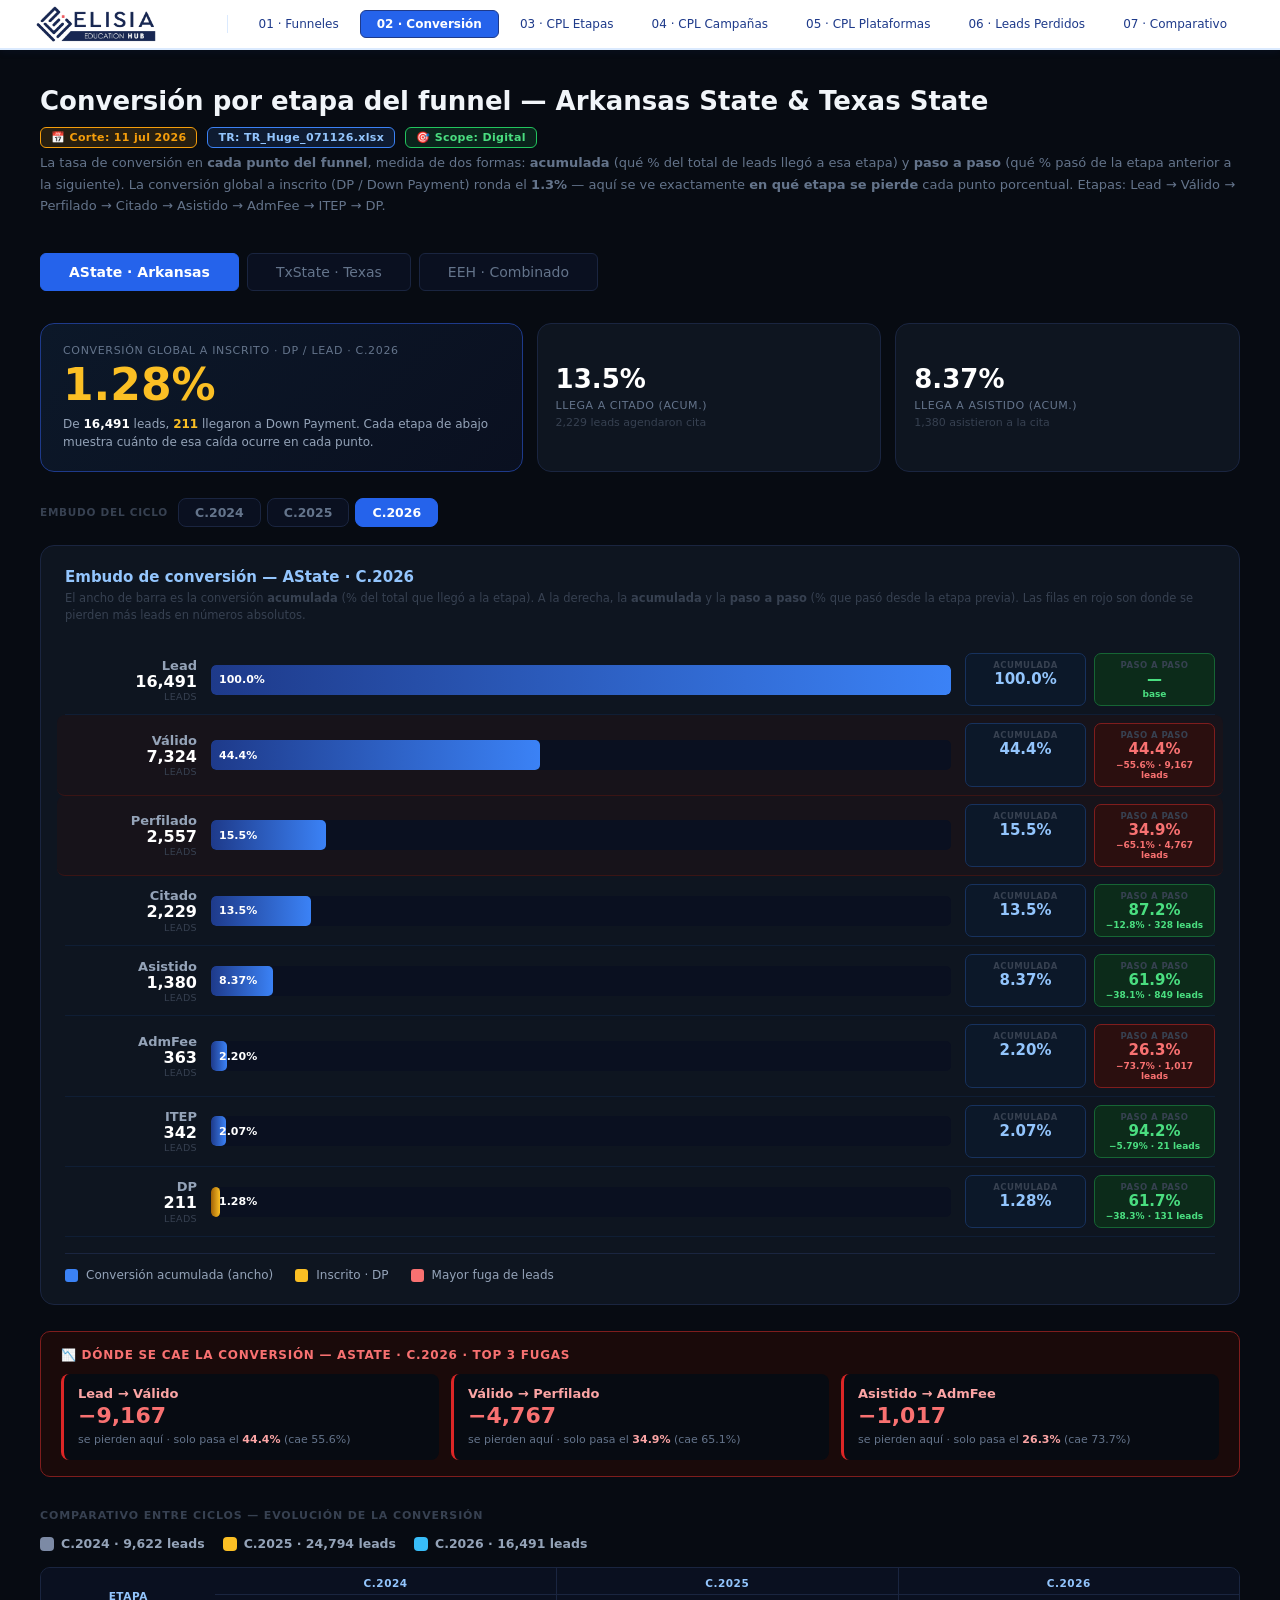
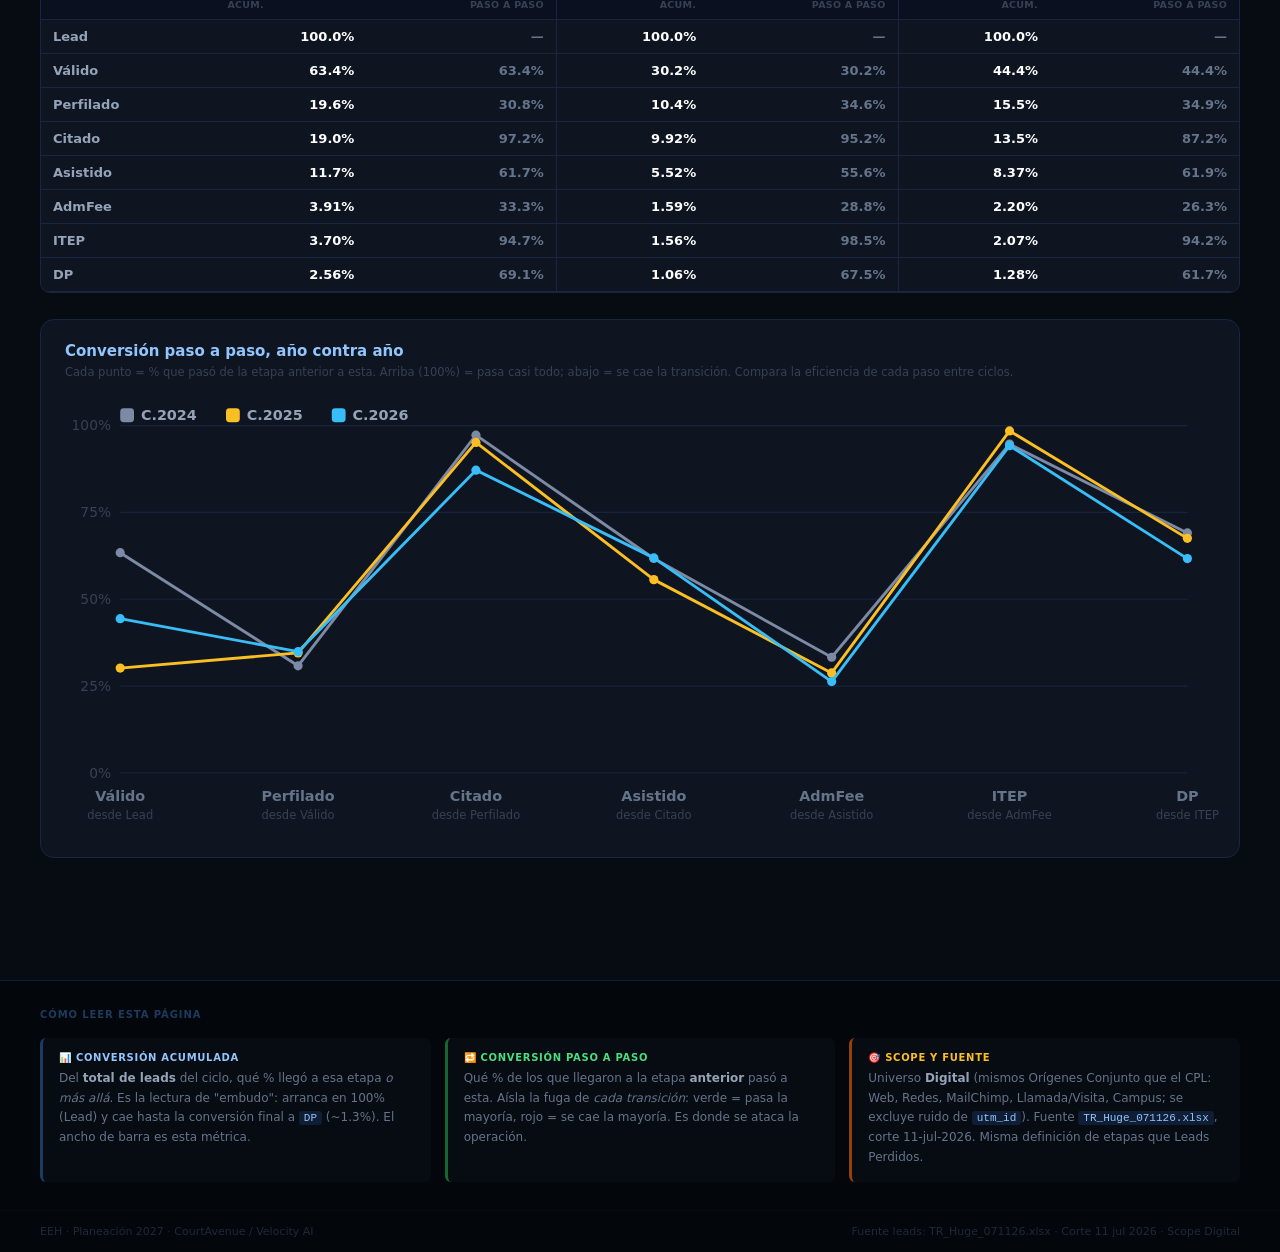
<file: conversion_etapas.html>
<!DOCTYPE html>
<html lang="es">
<head>
<meta charset="UTF-8">
<meta name="viewport" content="width=device-width, initial-scale=1">
<title>Conversión por etapa — AState & TxState</title>
<link rel="stylesheet" href="styles.css">
<style>
  html, body { overflow-x: hidden; max-width: 100%; }
  .page-body { overflow-x: hidden; }

  /* badges header */
  .hdr-badges { display:flex; align-items:center; gap:10px; margin:6px 0 4px; flex-wrap:wrap; }
  .bdg { border-radius:6px; padding:3px 10px; font-size:11px; font-weight:700; letter-spacing:.03em; }
  .bdg-corte { background:#f59e0b22; border:1px solid #f59e0b; color:#f59e0b; }
  .bdg-tr    { background:#3b82f622; border:1px solid #3b82f6; color:#93c5fd; font-weight:600; }
  .bdg-scope { background:#22c55e22; border:1px solid #22c55e; color:#4ade80; }

  /* selector de ciclo (embudo) */
  .cyc-pills { display:flex; gap:6px; flex-wrap:wrap; margin-bottom:18px; align-items:center; }
  .cyc-lead { font-size:10.5px; color:var(--txt-dim); text-transform:uppercase; letter-spacing:.07em; font-weight:700; margin-right:4px; }
  .cyc-pill { padding:6px 16px; border-radius:8px; cursor:pointer; font-size:12.5px; font-weight:700;
              border:1px solid var(--border); background:var(--bg-panel); color:var(--txt-muted); transition:.15s; font-family:inherit; }
  .cyc-pill:hover { border-color:var(--blue); color:var(--blue-light); }
  .cyc-pill.active { background:var(--blue); color:#fff; border-color:var(--blue); }

  /* hero KPIs */
  .hero { display:grid; grid-template-columns:1.4fr 1fr 1fr; gap:14px; margin-bottom:26px; }
  .hero-main { background:linear-gradient(135deg,#0c1829,#0a1020); border:1px solid var(--blue-deep); border-radius:var(--r-lg); padding:20px 22px; }
  .hero-main .hm-lbl { font-size:11px; color:var(--txt-muted); text-transform:uppercase; letter-spacing:.06em; margin-bottom:6px; }
  .hero-main .hm-val { font-size:44px; font-weight:800; color:#fbbf24; line-height:1; }
  .hero-main .hm-sub { font-size:12px; color:var(--txt-secondary); margin-top:8px; line-height:1.5; }
  .hero-k { background:var(--bg-card); border:1px solid var(--border); border-radius:var(--r-lg); padding:18px 18px; display:flex; flex-direction:column; justify-content:center; }
  .hero-k .hk-val { font-size:26px; font-weight:800; color:#fff; line-height:1; }
  .hero-k .hk-lbl { font-size:11px; color:var(--txt-muted); text-transform:uppercase; letter-spacing:.05em; margin-top:7px; }
  .hero-k .hk-note { font-size:11px; color:var(--txt-dim); margin-top:4px; }

  /* funnel stage rows */
  .funnel-card { background:var(--bg-card); border:1px solid var(--border); border-radius:var(--r-lg); padding:22px 24px; margin-bottom:26px; }
  .fc-ttl { font-size:15px; font-weight:700; color:var(--blue-light); margin-bottom:4px; }
  .fc-note { font-size:11.5px; color:var(--txt-dim); margin-bottom:20px; line-height:1.55; }
  .cstage { display:grid; grid-template-columns:132px 1fr 250px; align-items:center; gap:14px; padding:8px 0; border-bottom:1px solid var(--border-subtle); }
  .cstage:last-child { border-bottom:none; }
  .cstage.worst { background:#2b0f0f55; border-radius:8px; padding-left:8px; padding-right:8px; margin:0 -8px; border-bottom:1px solid #3a1414; }
  .cs-lbl { text-align:right; }
  .cs-name { font-size:13px; color:var(--txt-secondary); font-weight:700; }
  .cs-cum { font-size:16px; color:#fff; font-weight:800; line-height:1.15; }
  .cs-cap { font-size:9.5px; color:var(--txt-dim); text-transform:uppercase; letter-spacing:.04em; }
  .cs-track { position:relative; height:30px; background:#0a1020; border-radius:5px; overflow:hidden; }
  .cs-fill { height:100%; border-radius:5px; min-width:3px; transition:width .5s;
             background:linear-gradient(90deg,#1e3a8a,#3b82f6); display:flex; align-items:center; }
  .cs-fill.dp { background:linear-gradient(90deg,#a16207,#fbbf24); }
  .cs-inpct { font-size:11px; font-weight:800; color:#fff; padding-left:8px; white-space:nowrap; }
  .cs-metrics { display:flex; gap:8px; }
  .cs-chip { flex:1; border-radius:7px; padding:6px 9px; text-align:center; }
  .cs-chip .cc-k { font-size:8.5px; text-transform:uppercase; letter-spacing:.05em; color:var(--txt-dim); font-weight:700; }
  .cs-chip .cc-v { font-size:15px; font-weight:800; line-height:1.15; margin-top:1px; }
  .chip-acum { background:#0c1829; border:1px solid #17325e; }
  .chip-acum .cc-v { color:#93c5fd; }
  .chip-step { border:1px solid var(--border); }
  .chip-step .cc-sub { font-size:9px; margin-top:1px; font-weight:700; }
  .step-good { background:#0c2b1a; border-color:#166534; } .step-good .cc-v{ color:#4ade80; } .step-good .cc-sub{ color:#4ade80; }
  .step-ok   { background:#2a1f06; border-color:#78350f; } .step-ok .cc-v{ color:#fbbf24; }   .step-ok .cc-sub{ color:#fbbf24; }
  .step-bad  { background:#2b0f0f; border-color:#7f1d1d; } .step-bad .cc-v{ color:#f87171; }   .step-bad .cc-sub{ color:#f87171; }

  .funnel-legend { display:flex; gap:22px; flex-wrap:wrap; margin-top:16px; padding-top:14px; border-top:1px solid var(--border); }
  .fl-i { display:flex; align-items:center; gap:8px; font-size:12px; color:var(--txt-secondary); }
  .fl-sq { width:13px; height:13px; border-radius:3px; flex-shrink:0; }

  /* leak callout */
  .leak { background:#1a0a0a; border:1px solid #7f1d1d; border-radius:var(--r); padding:16px 20px; margin-bottom:26px; }
  .leak-ttl { font-size:12px; font-weight:700; color:#f87171; text-transform:uppercase; letter-spacing:.06em; margin-bottom:12px; }
  .leak-grid { display:grid; grid-template-columns:repeat(3,1fr); gap:12px; }
  .leak-i { background:#070b12; border-radius:8px; padding:12px 14px; border-left:3px solid #dc2626; }
  .leak-tr { font-size:13px; font-weight:700; color:#fca5a5; margin-bottom:4px; }
  .leak-big { font-size:22px; font-weight:800; color:#f87171; line-height:1; }
  .leak-sub { font-size:11px; color:var(--txt-muted); margin-top:5px; line-height:1.45; }

  /* cycle legend */
  .cyc-legend { display:flex; gap:18px; flex-wrap:wrap; margin:2px 0 16px; }
  .cyc-li { display:flex; align-items:center; gap:7px; font-size:12.5px; color:var(--txt-secondary); font-weight:600; }
  .cyc-sq { width:14px; height:14px; border-radius:4px; flex-shrink:0; }

  /* comparison table */
  .cmp-tbl-wrap { overflow-x:auto; background:var(--bg-card); border:1px solid var(--border); border-radius:var(--r); margin-bottom:26px; }
  table.cmp-tbl { width:100%; border-collapse:collapse; font-size:13px; min-width:640px; }
  .cmp-tbl th, .cmp-tbl td { padding:9px 12px; text-align:right; border-bottom:1px solid var(--border); white-space:nowrap; }
  .cmp-tbl th:first-child, .cmp-tbl td:first-child { text-align:left; }
  .cmp-tbl thead .grp th { color:#93c5fd; text-transform:uppercase; font-size:10.5px; letter-spacing:.05em; text-align:center; border-bottom:1px solid var(--border); padding-bottom:5px; }
  .cmp-tbl thead .sub th { color:var(--txt-dim); text-transform:uppercase; font-size:9.5px; letter-spacing:.03em; padding-top:4px; }
  .cmp-tbl td.stage { color:var(--txt-secondary); font-weight:700; }
  .cmp-tbl td.acum { color:#fff; font-weight:800; }
  .cmp-tbl td.step { color:var(--txt-muted); font-weight:600; }
  .cmp-tbl tbody tr:hover td { background:#0c1424; }
  .grp-div { border-left:1px solid var(--border); }

  /* svg chart */
  .chart-card { background:var(--bg-card); border:1px solid var(--border); border-radius:var(--r-lg); padding:22px 24px; margin-bottom:26px; }
  .chart-card .cc-ttl { font-size:15px; font-weight:700; color:var(--blue-light); margin-bottom:4px; }
  .chart-card .cc-note { font-size:11.5px; color:var(--txt-dim); margin-bottom:16px; line-height:1.55; }
  svg.stepchart { width:100%; height:auto; display:block; overflow:visible; }

  @media (max-width:900px){
    .hero { grid-template-columns:1fr 1fr; }
    .hero-main { grid-column:1/-1; }
    .cstage { grid-template-columns:88px 1fr; }
    .cs-metrics { grid-column:1/-1; margin-top:6px; }
    .leak-grid { grid-template-columns:1fr; }
  }
</style>
</head>
<body>

<nav class="site-nav" id="site-nav"></nav>

<div class="page-body">

<div class="page-header">
  <h1>Conversión por etapa del funnel — Arkansas State &amp; Texas State</h1>
  <div class="hdr-badges">
    <span class="bdg bdg-corte">📅 Corte: 11 jul 2026</span>
    <span class="bdg bdg-tr">TR: TR_Huge_071126.xlsx</span>
    <span class="bdg bdg-scope">🎯 Scope: Digital</span>
  </div>
  <p class="sub">La tasa de conversión en <strong>cada punto del funnel</strong>, medida de dos formas: <strong>acumulada</strong> (qué % del total de leads llegó a esa etapa) y <strong>paso a paso</strong> (qué % pasó de la etapa anterior a la siguiente). La conversión global a inscrito (DP / Down Payment) ronda el <strong>1.3%</strong> — aquí se ve exactamente <strong>en qué etapa se pierde</strong> cada punto porcentual. Etapas: Lead → Válido → Perfilado → Citado → Asistido → AdmFee → ITEP → DP.</p>
</div>

<div class="tabs">
  <div class="tab active" onclick="showUni('AState',this)">AState · Arkansas</div>
  <div class="tab" onclick="showUni('TxState',this)">TxState · Texas</div>
  <div class="tab" onclick="showUni('EEH',this)">EEH · Combinado</div>
</div>

<div id="content"></div>

</div><!-- end .page-body -->

<div class="page-notes">
  <p class="pn-title">Cómo leer esta página</p>
  <div class="pn-grid">
    <div class="pn-item">
      <div class="pn-tag" style="color:#93c5fd">📊 Conversión acumulada</div>
      <div class="pn-body">Del <strong>total de leads</strong> del ciclo, qué % llegó a esa etapa <em>o más allá</em>. Es la lectura de "embudo": arranca en 100% (Lead) y cae hasta la conversión final a <code>DP</code> (~1.3%). El ancho de barra es esta métrica.</div>
    </div>
    <div class="pn-item green">
      <div class="pn-tag" style="color:#4ade80">🔁 Conversión paso a paso</div>
      <div class="pn-body">Qué % de los que llegaron a la etapa <strong>anterior</strong> pasó a esta. Aísla la fuga de <em>cada transición</em>: verde = pasa la mayoría, rojo = se cae la mayoría. Es donde se ataca la operación.</div>
    </div>
    <div class="pn-item amber">
      <div class="pn-tag" style="color:#fbbf24">🎯 Scope y fuente</div>
      <div class="pn-body">Universo <strong>Digital</strong> (mismos Orígenes Conjunto que el CPL: Web, Redes, MailChimp, Llamada/Visita, Campus; se excluye ruido de <code>utm_id</code>). Fuente <code>TR_Huge_071126.xlsx</code>, corte 11-jul-2026. Misma definición de etapas que Leads Perdidos.</div>
    </div>
  </div>
</div>

<div class="page-footer">
  <span>EEH · Planeación 2027 · CourtAvenue / Velocity AI</span>
  <span>Fuente leads: TR_Huge_071126.xlsx · Corte 11 jul 2026 · Scope Digital</span>
</div>

<script>
const DATA = {"_meta":{"corte":"corte 11-jul-2026","tr":"TR_Huge_071126.xlsx","scope":"Digital","stages":["Lead","Válido","Perfilado","Citado","Asistido","AdmFee","ITEP","DP"],"cohortes":["C.2024","C.2025","C.2026"]},"AState":{"C.2024":{"total":9622,"reached":{"Lead":3522,"Válido":4219,"Perfilado":52,"Citado":700,"Asistido":753,"AdmFee":20,"ITEP":110,"DP":246},"cum_reached":{"Lead":9622,"Válido":6100,"Perfilado":1881,"Citado":1829,"Asistido":1129,"AdmFee":376,"ITEP":356,"DP":246},"conv_acum":{"Lead":100.0,"Válido":63.4,"Perfilado":19.55,"Citado":19.01,"Asistido":11.73,"AdmFee":3.91,"ITEP":3.7,"DP":2.56},"conv_step":{"Lead":100.0,"Válido":63.4,"Perfilado":30.84,"Citado":97.24,"Asistido":61.73,"AdmFee":33.3,"ITEP":94.68,"DP":69.1},"drop_step":{"Lead":0.0,"Válido":36.6,"Perfilado":69.16,"Citado":2.76,"Asistido":38.27,"AdmFee":66.7,"ITEP":5.32,"DP":30.9},"drop_n":{"Lead":0,"Válido":3522,"Perfilado":4219,"Citado":52,"Asistido":700,"AdmFee":753,"ITEP":20,"DP":110}},"C.2025":{"total":24794,"reached":{"Lead":17314,"Válido":4895,"Perfilado":125,"Citado":1091,"Asistido":975,"AdmFee":6,"ITEP":126,"DP":262},"cum_reached":{"Lead":24794,"Válido":7480,"Perfilado":2585,"Citado":2460,"Asistido":1369,"AdmFee":394,"ITEP":388,"DP":262},"conv_acum":{"Lead":100.0,"Válido":30.17,"Perfilado":10.43,"Citado":9.92,"Asistido":5.52,"AdmFee":1.59,"ITEP":1.56,"DP":1.06},"conv_step":{"Lead":100.0,"Válido":30.17,"Perfilado":34.56,"Citado":95.16,"Asistido":55.65,"AdmFee":28.78,"ITEP":98.48,"DP":67.53},"drop_step":{"Lead":0.0,"Válido":69.83,"Perfilado":65.44,"Citado":4.84,"Asistido":44.35,"AdmFee":71.22,"ITEP":1.52,"DP":32.47},"drop_n":{"Lead":0,"Válido":17314,"Perfilado":4895,"Citado":125,"Asistido":1091,"AdmFee":975,"ITEP":6,"DP":126}},"C.2026":{"total":16491,"reached":{"Lead":9167,"Válido":4767,"Perfilado":328,"Citado":849,"Asistido":1017,"AdmFee":21,"ITEP":131,"DP":211},"cum_reached":{"Lead":16491,"Válido":7324,"Perfilado":2557,"Citado":2229,"Asistido":1380,"AdmFee":363,"ITEP":342,"DP":211},"conv_acum":{"Lead":100.0,"Válido":44.41,"Perfilado":15.51,"Citado":13.52,"Asistido":8.37,"AdmFee":2.2,"ITEP":2.07,"DP":1.28},"conv_step":{"Lead":100.0,"Válido":44.41,"Perfilado":34.91,"Citado":87.17,"Asistido":61.91,"AdmFee":26.3,"ITEP":94.21,"DP":61.7},"drop_step":{"Lead":0.0,"Válido":55.59,"Perfilado":65.09,"Citado":12.83,"Asistido":38.09,"AdmFee":73.7,"ITEP":5.79,"DP":38.3},"drop_n":{"Lead":0,"Válido":9167,"Perfilado":4767,"Citado":328,"Asistido":849,"AdmFee":1017,"ITEP":21,"DP":131}}},"TxState":{"C.2024":{"total":20,"reached":{"Lead":5,"Válido":6,"Perfilado":1,"Citado":8,"Asistido":0,"AdmFee":0,"ITEP":0,"DP":0},"cum_reached":{"Lead":20,"Válido":15,"Perfilado":9,"Citado":8,"Asistido":0,"AdmFee":0,"ITEP":0,"DP":0},"conv_acum":{"Lead":100.0,"Válido":75.0,"Perfilado":45.0,"Citado":40.0,"Asistido":0.0,"AdmFee":0.0,"ITEP":0.0,"DP":0.0},"conv_step":{"Lead":100.0,"Válido":75.0,"Perfilado":60.0,"Citado":88.89,"Asistido":0.0,"AdmFee":0.0,"ITEP":0.0,"DP":0.0},"drop_step":{"Lead":0.0,"Válido":25.0,"Perfilado":40.0,"Citado":11.11,"Asistido":100.0,"AdmFee":0.0,"ITEP":0.0,"DP":0.0},"drop_n":{"Lead":0,"Válido":5,"Perfilado":6,"Citado":1,"Asistido":8,"AdmFee":0,"ITEP":0,"DP":0}},"C.2025":{"total":10736,"reached":{"Lead":7984,"Válido":1938,"Perfilado":50,"Citado":427,"Asistido":271,"AdmFee":4,"ITEP":17,"DP":45},"cum_reached":{"Lead":10736,"Válido":2752,"Perfilado":814,"Citado":764,"Asistido":337,"AdmFee":66,"ITEP":62,"DP":45},"conv_acum":{"Lead":100.0,"Válido":25.63,"Perfilado":7.58,"Citado":7.12,"Asistido":3.14,"AdmFee":0.61,"ITEP":0.58,"DP":0.42},"conv_step":{"Lead":100.0,"Válido":25.63,"Perfilado":29.58,"Citado":93.86,"Asistido":44.11,"AdmFee":19.58,"ITEP":93.94,"DP":72.58},"drop_step":{"Lead":0.0,"Válido":74.37,"Perfilado":70.42,"Citado":6.14,"Asistido":55.89,"AdmFee":80.42,"ITEP":6.06,"DP":27.42},"drop_n":{"Lead":0,"Válido":7984,"Perfilado":1938,"Citado":50,"Asistido":427,"AdmFee":271,"ITEP":4,"DP":17}},"C.2026":{"total":8056,"reached":{"Lead":4819,"Válido":2418,"Perfilado":112,"Citado":397,"Asistido":255,"AdmFee":6,"ITEP":19,"DP":30},"cum_reached":{"Lead":8056,"Válido":3237,"Perfilado":819,"Citado":707,"Asistido":310,"AdmFee":55,"ITEP":49,"DP":30},"conv_acum":{"Lead":100.0,"Válido":40.18,"Perfilado":10.17,"Citado":8.78,"Asistido":3.85,"AdmFee":0.68,"ITEP":0.61,"DP":0.37},"conv_step":{"Lead":100.0,"Válido":40.18,"Perfilado":25.3,"Citado":86.32,"Asistido":43.85,"AdmFee":17.74,"ITEP":89.09,"DP":61.22},"drop_step":{"Lead":0.0,"Válido":59.82,"Perfilado":74.7,"Citado":13.68,"Asistido":56.15,"AdmFee":82.26,"ITEP":10.91,"DP":38.78},"drop_n":{"Lead":0,"Válido":4819,"Perfilado":2418,"Citado":112,"Asistido":397,"AdmFee":255,"ITEP":6,"DP":19}}},"EEH":{"C.2024":{"total":9642,"reached":{"Lead":3527,"Válido":4225,"Perfilado":53,"Citado":708,"Asistido":753,"AdmFee":20,"ITEP":110,"DP":246},"cum_reached":{"Lead":9642,"Válido":6115,"Perfilado":1890,"Citado":1837,"Asistido":1129,"AdmFee":376,"ITEP":356,"DP":246},"conv_acum":{"Lead":100.0,"Válido":63.42,"Perfilado":19.6,"Citado":19.05,"Asistido":11.71,"AdmFee":3.9,"ITEP":3.69,"DP":2.55},"conv_step":{"Lead":100.0,"Válido":63.42,"Perfilado":30.91,"Citado":97.2,"Asistido":61.46,"AdmFee":33.3,"ITEP":94.68,"DP":69.1},"drop_step":{"Lead":0.0,"Válido":36.58,"Perfilado":69.09,"Citado":2.8,"Asistido":38.54,"AdmFee":66.7,"ITEP":5.32,"DP":30.9},"drop_n":{"Lead":0,"Válido":3527,"Perfilado":4225,"Citado":53,"Asistido":708,"AdmFee":753,"ITEP":20,"DP":110}},"C.2025":{"total":35530,"reached":{"Lead":25298,"Válido":6833,"Perfilado":175,"Citado":1518,"Asistido":1246,"AdmFee":10,"ITEP":143,"DP":307},"cum_reached":{"Lead":35530,"Válido":10232,"Perfilado":3399,"Citado":3224,"Asistido":1706,"AdmFee":460,"ITEP":450,"DP":307},"conv_acum":{"Lead":100.0,"Válido":28.8,"Perfilado":9.57,"Citado":9.07,"Asistido":4.8,"AdmFee":1.29,"ITEP":1.27,"DP":0.86},"conv_step":{"Lead":100.0,"Válido":28.8,"Perfilado":33.22,"Citado":94.85,"Asistido":52.92,"AdmFee":26.96,"ITEP":97.83,"DP":68.22},"drop_step":{"Lead":0.0,"Válido":71.2,"Perfilado":66.78,"Citado":5.15,"Asistido":47.08,"AdmFee":73.04,"ITEP":2.17,"DP":31.78},"drop_n":{"Lead":0,"Válido":25298,"Perfilado":6833,"Citado":175,"Asistido":1518,"AdmFee":1246,"ITEP":10,"DP":143}},"C.2026":{"total":24547,"reached":{"Lead":13986,"Válido":7185,"Perfilado":440,"Citado":1246,"Asistido":1272,"AdmFee":27,"ITEP":150,"DP":241},"cum_reached":{"Lead":24547,"Válido":10561,"Perfilado":3376,"Citado":2936,"Asistido":1690,"AdmFee":418,"ITEP":391,"DP":241},"conv_acum":{"Lead":100.0,"Válido":43.02,"Perfilado":13.75,"Citado":11.96,"Asistido":6.88,"AdmFee":1.7,"ITEP":1.59,"DP":0.98},"conv_step":{"Lead":100.0,"Válido":43.02,"Perfilado":31.97,"Citado":86.97,"Asistido":57.56,"AdmFee":24.73,"ITEP":93.54,"DP":61.64},"drop_step":{"Lead":0.0,"Válido":56.98,"Perfilado":68.03,"Citado":13.03,"Asistido":42.44,"AdmFee":75.27,"ITEP":6.46,"DP":38.36},"drop_n":{"Lead":0,"Válido":13986,"Perfilado":7185,"Citado":440,"Asistido":1246,"AdmFee":1272,"ITEP":27,"DP":150}}}};
const SN  = DATA._meta.stages;                 // Lead..DP
const CYC = DATA._meta.cohortes;               // C.2024, C.2025, C.2026
const CYC_COLOR = { 'C.2024':'#7c8aa5', 'C.2025':'#fbbf24', 'C.2026':'#38bdf8' };
let curUni = 'AState';
let curCyc = null;

function fmt(n){ return (n==null?0:n).toLocaleString('es-MX'); }
function pct(n){ return (n==null?0:n).toFixed(n>=10?1:2) + '%'; }

// ciclos con muestra suficiente para la universidad
function validCycles(uni){
  return CYC.filter(function(c){ return DATA[uni][c] && DATA[uni][c].total >= 100; });
}
function stepClass(dropStep){
  if (dropStep >= 55) return 'step-bad';
  if (dropStep >= 40) return 'step-ok';
  return 'step-good';
}

function showUni(uni, el){
  curUni = uni;
  document.querySelectorAll('.tabs .tab').forEach(function(t){ t.classList.remove('active'); });
  if (el) el.classList.add('active');
  var vc = validCycles(uni);
  curCyc = vc[vc.length-1];   // ciclo más reciente con datos
  render();
}

function setCyc(c){ curCyc = c; render(); }

function render(){
  var uni = curUni;
  var vc  = validCycles(uni);
  if (curCyc === null || vc.indexOf(curCyc) < 0) curCyc = vc[vc.length-1];
  var d = DATA[uni][curCyc];
  var html = '';

  // ── hero KPIs ──
  var dpAcum = d.conv_acum['DP'];
  html += '<div class="hero">';
  html += '<div class="hero-main"><div class="hm-lbl">Conversión global a inscrito · DP / Lead · '+curCyc+'</div>'+
          '<div class="hm-val">'+pct(dpAcum)+'</div>'+
          '<div class="hm-sub">De <b style="color:#fff">'+fmt(d.total)+'</b> leads, <b style="color:#fbbf24">'+fmt(d.cum_reached['DP'])+'</b> llegaron a Down Payment. '+
          'Cada etapa de abajo muestra cuánto de esa caída ocurre en cada punto.</div></div>';
  html += '<div class="hero-k"><div class="hk-val">'+pct(d.conv_acum['Citado'])+'</div><div class="hk-lbl">Llega a Citado (acum.)</div>'+
          '<div class="hk-note">'+fmt(d.cum_reached['Citado'])+' leads agendaron cita</div></div>';
  html += '<div class="hero-k"><div class="hk-val">'+pct(d.conv_acum['Asistido'])+'</div><div class="hk-lbl">Llega a Asistido (acum.)</div>'+
          '<div class="hk-note">'+fmt(d.cum_reached['Asistido'])+' asistieron a la cita</div></div>';
  html += '</div>';

  // ── selector de ciclo para el embudo ──
  html += '<div class="cyc-pills"><span class="cyc-lead">Embudo del ciclo</span>';
  vc.forEach(function(c){
    html += '<button class="cyc-pill'+(c===curCyc?' active':'')+'" onclick="setCyc(\''+c+'\')">'+c+'</button>';
  });
  html += '</div>';

  // ── identificar las 2 peores fugas por leads perdidos (transiciones, i>=1) ──
  var trans = [];
  for (var i=1;i<SN.length;i++){
    trans.push({ i:i, stage:SN[i], from:SN[i-1], dropN:d.drop_n[SN[i]], dropStep:d.drop_step[SN[i]] });
  }
  var worstByN   = trans.slice().sort(function(a,b){ return b.dropN - a.dropN; });
  var worstStages = {}; worstByN.slice(0,2).forEach(function(t){ worstStages[t.stage]=true; });

  // ── embudo por etapa ──
  html += '<div class="funnel-card"><div class="fc-ttl">Embudo de conversión — '+uni+' · '+curCyc+'</div>'+
          '<div class="fc-note">El ancho de barra es la conversión <b>acumulada</b> (% del total que llegó a la etapa). A la derecha, la <b>acumulada</b> y la <b>paso a paso</b> (% que pasó desde la etapa previa). Las filas en rojo son donde se pierden más leads en números absolutos.</div>';
  SN.forEach(function(s, idx){
    var acum = d.conv_acum[s], step = d.conv_step[s], drop = d.drop_step[s], dn = d.drop_n[s];
    var isDP = (s==='DP');
    var worst = worstStages[s];
    var w = Math.max(acum, 0.6);   // ancho = acumulada (mín visible)
    html += '<div class="cstage'+(worst?' worst':'')+'">';
    html += '<div class="cs-lbl"><div class="cs-name">'+s+'</div><div class="cs-cum">'+fmt(d.cum_reached[s])+'</div><div class="cs-cap">leads</div></div>';
    html += '<div class="cs-track"><div class="cs-fill'+(isDP?' dp':'')+'" style="width:'+w+'%"><span class="cs-inpct">'+pct(acum)+'</span></div></div>';
    html += '<div class="cs-metrics">';
    html += '<div class="cs-chip chip-acum"><div class="cc-k">Acumulada</div><div class="cc-v">'+pct(acum)+'</div></div>';
    if (idx===0){
      html += '<div class="cs-chip chip-step step-good"><div class="cc-k">Paso a paso</div><div class="cc-v">—</div><div class="cc-sub">base</div></div>';
    } else {
      html += '<div class="cs-chip chip-step '+stepClass(drop)+'"><div class="cc-k">Paso a paso</div><div class="cc-v">'+pct(step)+'</div>'+
              '<div class="cc-sub">−'+pct(drop)+' · '+fmt(dn)+' leads</div></div>';
    }
    html += '</div></div>';
  });
  html += '<div class="funnel-legend">'+
          '<div class="fl-i"><span class="fl-sq" style="background:#3b82f6"></span>Conversión acumulada (ancho)</div>'+
          '<div class="fl-i"><span class="fl-sq" style="background:#fbbf24"></span>Inscrito · DP</div>'+
          '<div class="fl-i"><span class="fl-sq" style="background:#f87171"></span>Mayor fuga de leads</div>'+
          '</div></div>';

  // ── callout: dónde se cae la conversión ──
  html += '<div class="leak"><div class="leak-ttl">📉 Dónde se cae la conversión — '+uni+' · '+curCyc+' · top 3 fugas</div><div class="leak-grid">';
  worstByN.slice(0,3).forEach(function(t){
    html += '<div class="leak-i"><div class="leak-tr">'+t.from+' → '+t.stage+'</div>'+
            '<div class="leak-big">−'+fmt(t.dropN)+'</div>'+
            '<div class="leak-sub">se pierden aquí · solo pasa el <b style="color:#fca5a5">'+pct(d.conv_step[t.stage])+'</b> (cae '+pct(t.dropStep)+')</div></div>';
  });
  html += '</div></div>';

  // ── comparativo entre ciclos ──
  html += '<div class="section-label">Comparativo entre ciclos — evolución de la conversión</div>';

  // leyenda de ciclos
  html += '<div class="cyc-legend">';
  vc.forEach(function(c){
    html += '<div class="cyc-li"><span class="cyc-sq" style="background:'+CYC_COLOR[c]+'"></span>'+c+' · '+fmt(DATA[uni][c].total)+' leads</div>';
  });
  html += '</div>';

  // tabla acum + step por ciclo
  html += '<div class="cmp-tbl-wrap"><table class="cmp-tbl"><thead><tr class="grp"><th rowspan="2">Etapa</th>';
  vc.forEach(function(c,ci){ html += '<th colspan="2"'+(ci>0?' class="grp-div"':'')+'>'+c+'</th>'; });
  html += '</tr><tr class="sub">';
  vc.forEach(function(c,ci){ html += '<th'+(ci>0?' class="grp-div"':'')+'>Acum.</th><th>Paso a paso</th>'; });
  html += '</tr></thead><tbody>';
  SN.forEach(function(s){
    html += '<tr><td class="stage">'+s+'</td>';
    vc.forEach(function(c,ci){
      var cc = DATA[uni][c];
      html += '<td class="acum'+(ci>0?' grp-div':'')+'">'+pct(cc.conv_acum[s])+'</td>';
      html += '<td class="step">'+(s==='Lead'?'—':pct(cc.conv_step[s]))+'</td>';
    });
    html += '</tr>';
  });
  html += '</tbody></table></div>';

  // ── SVG: conversión paso a paso por transición, año contra año ──
  html += '<div class="chart-card"><div class="cc-ttl">Conversión paso a paso, año contra año</div>'+
          '<div class="cc-note">Cada punto = % que pasó de la etapa anterior a esta. Arriba (100%) = pasa casi todo; abajo = se cae la transición. Compara la eficiencia de cada paso entre ciclos.</div>';
  html += stepChartSVG(uni, vc);
  html += '</div>';

  if (curCyc === 'C.2024' || (uni==='EEH')){
    // nota C.2024 combinado
  }

  document.getElementById('content').innerHTML = html;
}

// ── SVG line chart de conversión paso a paso ──
function stepChartSVG(uni, vc){
  var W=1000, H=380, PL=48, PR=24, PT=24, PB=54;
  var stagesT = SN.slice(1);                    // transiciones: Válido..DP
  var n = stagesT.length;
  var innerW = W-PL-PR, innerH = H-PT-PB;
  function X(i){ return PL + (n<=1?0: i*(innerW/(n-1))); }
  function Y(v){ return PT + innerH*(1 - v/100); }
  var svg = '<svg class="stepchart" viewBox="0 0 '+W+' '+H+'" preserveAspectRatio="xMidYMid meet" role="img" aria-label="Conversión paso a paso por transición">';
  // gridlines
  [0,25,50,75,100].forEach(function(g){
    var y=Y(g);
    svg += '<line x1="'+PL+'" y1="'+y+'" x2="'+(W-PR)+'" y2="'+y+'" stroke="#17223b" stroke-width="1"/>';
    svg += '<text x="'+(PL-8)+'" y="'+(y+4)+'" fill="#374151" font-size="12" text-anchor="end">'+g+'%</text>';
  });
  // x labels
  stagesT.forEach(function(s,i){
    svg += '<text x="'+X(i)+'" y="'+(H-PB+24)+'" fill="#64748b" font-size="12.5" text-anchor="middle" font-weight="600">'+s+'</text>';
    svg += '<text x="'+X(i)+'" y="'+(H-PB+40)+'" fill="#374151" font-size="10" text-anchor="middle">desde '+SN[i]+'</text>';
  });
  // series
  vc.forEach(function(c){
    var cc = DATA[uni][c], col = CYC_COLOR[c];
    var pts = stagesT.map(function(s,i){ return X(i)+','+Y(cc.conv_step[s]); }).join(' ');
    svg += '<polyline points="'+pts+'" fill="none" stroke="'+col+'" stroke-width="2.5" stroke-linejoin="round" stroke-linecap="round"/>';
    stagesT.forEach(function(s,i){
      svg += '<circle cx="'+X(i)+'" cy="'+Y(cc.conv_step[s])+'" r="4" fill="'+col+'"/>';
    });
  });
  // legend
  var lx = PL, ly = PT-6;
  vc.forEach(function(c){
    svg += '<rect x="'+lx+'" y="'+(ly-9)+'" width="12" height="12" rx="3" fill="'+CYC_COLOR[c]+'"/>';
    svg += '<text x="'+(lx+18)+'" y="'+(ly+1)+'" fill="#94a3b8" font-size="12.5" font-weight="600">'+c+'</text>';
    lx += 18 + (c.length*8) + 26;
  });
  svg += '</svg>';
  return svg;
}

showUni('AState', document.querySelector('.tabs .tab'));
</script>
<script src="nav.js"></script>
</body>
</html>
</file>
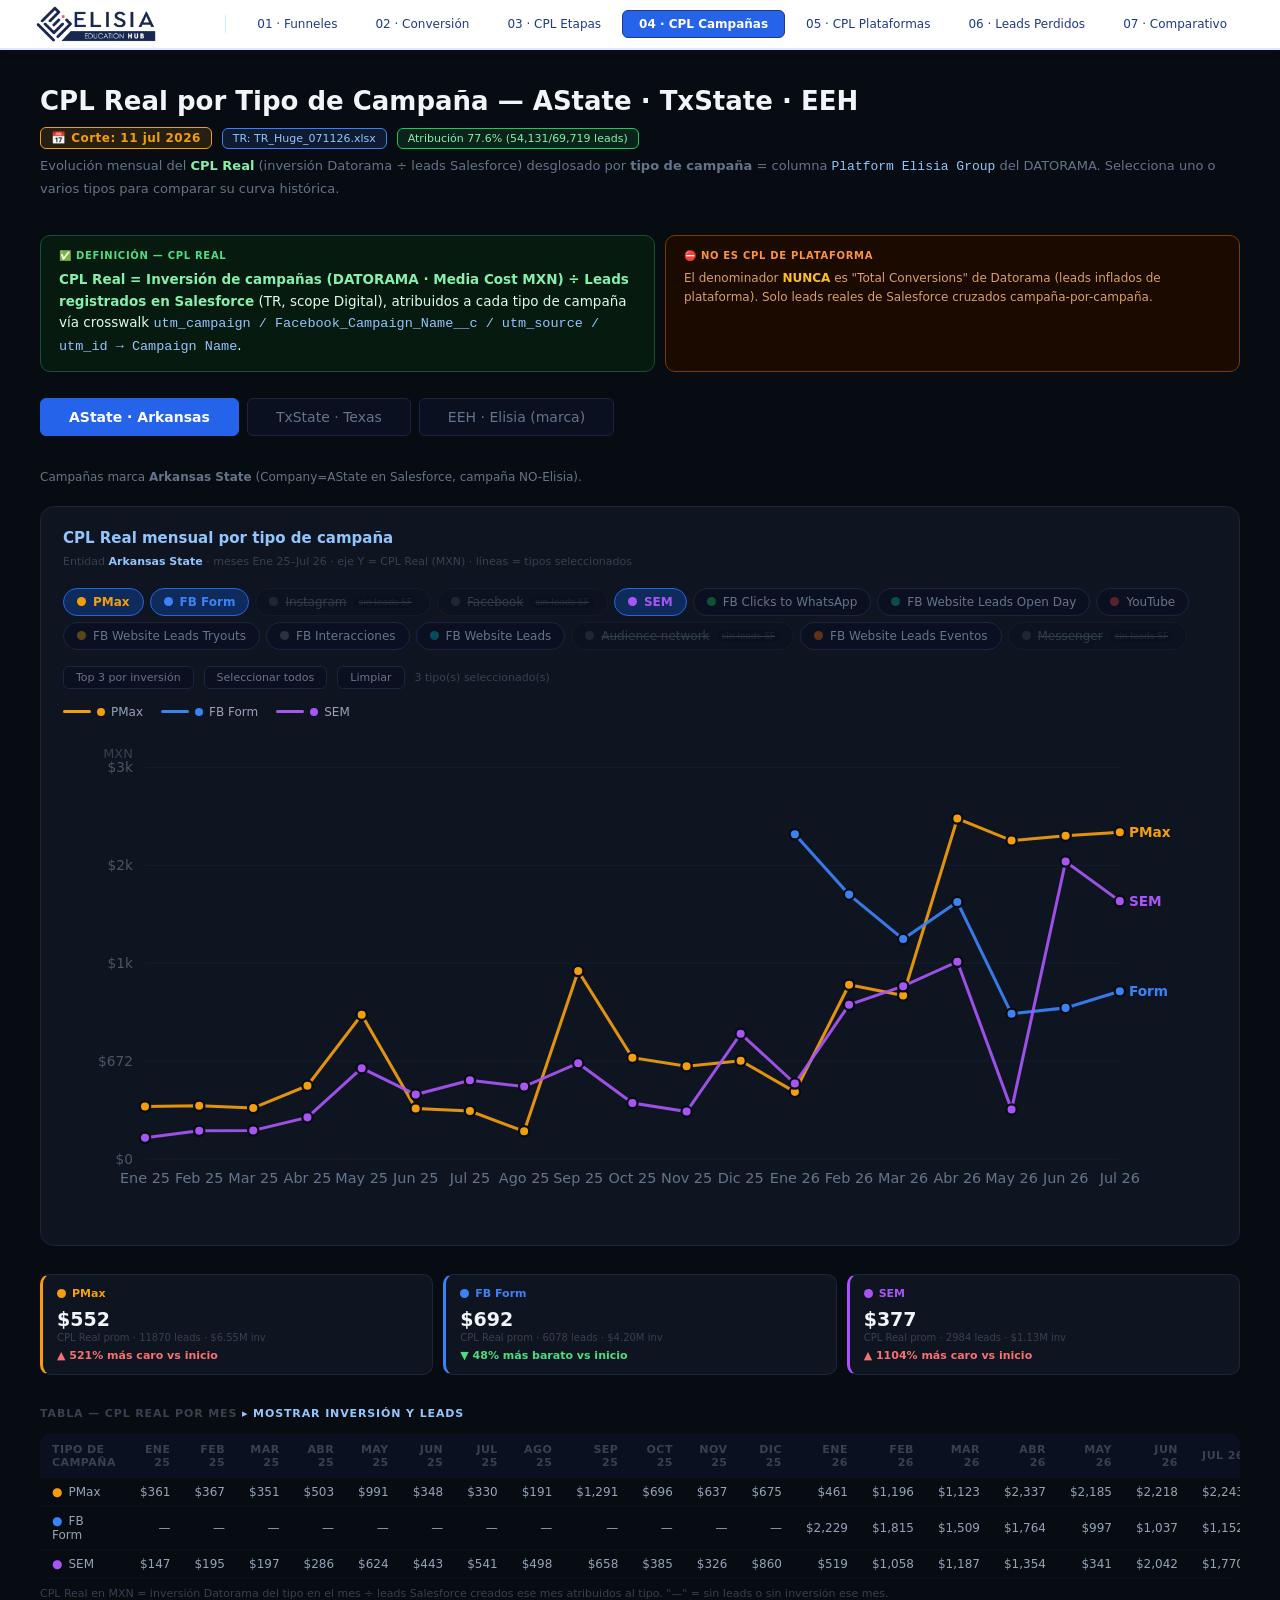
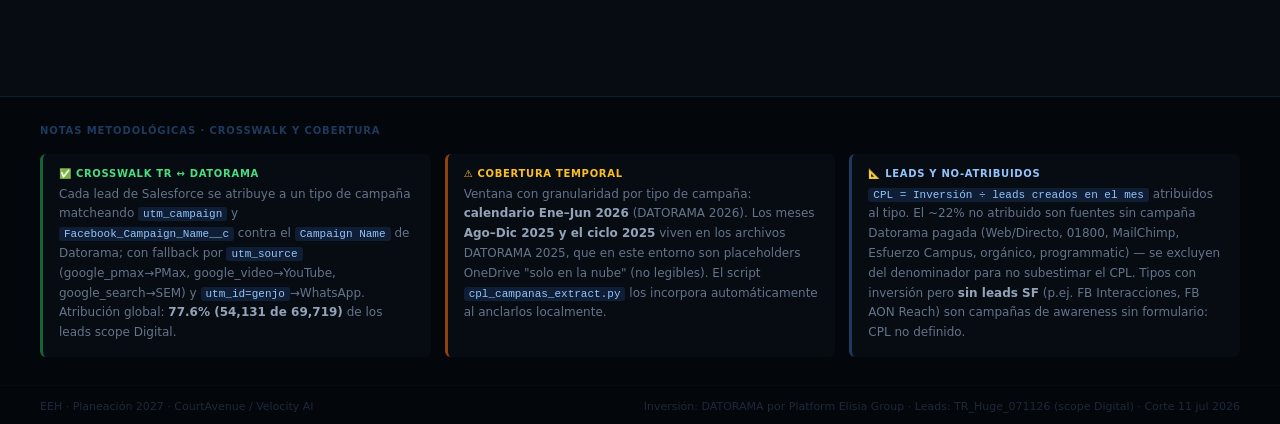
<file: cpl_campanas.html>
<!DOCTYPE html>
<html lang="es">
<head>
<meta charset="UTF-8">
<meta name="viewport" content="width=device-width, initial-scale=1">
<title>CPL Real por Tipo de Campaña — AState / TxState / EEH</title>
<link rel="stylesheet" href="styles.css">
<style>
/* ── Callout metodológico CPL Real ── */
.cpl-def { display:flex; flex-wrap:wrap; gap:10px; align-items:stretch; margin-bottom:26px; }
.cpl-def .formula {
  flex:1 1 340px; background:#071a10; border:1px solid #14532d; border-radius:10px;
  padding:14px 18px; }
.cpl-def .formula .lbl { font-size:10px; font-weight:700; color:#4ade80; text-transform:uppercase; letter-spacing:.07em; margin-bottom:8px; }
.cpl-def .formula .eq { font-size:13.5px; color:#dcfce7; line-height:1.6; }
.cpl-def .formula .eq strong { color:#86efac; }
.cpl-def .warn {
  flex:1 1 300px; background:#1a0a00; border:1px solid #7c3a00; border-radius:10px;
  padding:14px 18px; }
.cpl-def .warn .lbl { font-size:10px; font-weight:700; color:#fb923c; text-transform:uppercase; letter-spacing:.07em; margin-bottom:8px; }
.cpl-def .warn .body { font-size:12px; color:#d9a066; line-height:1.6; }
.cpl-def .warn .body strong { color:#fbbf24; }

/* ── Chips selector de tipo de campaña ── */
.chip-bar { display:flex; gap:6px; flex-wrap:wrap; margin-bottom:16px; }
.chip {
  display:inline-flex; align-items:center; gap:7px;
  padding:6px 13px; background:var(--bg-panel); color:var(--txt-muted);
  border:1px solid var(--border); border-radius:20px; cursor:pointer;
  font-size:12px; font-weight:500; font-family:inherit; transition:.15s; white-space:nowrap;
}
.chip:hover { border-color:var(--blue); color:var(--blue-light); }
.chip .swatch { width:9px; height:9px; border-radius:50%; background:currentColor; flex-shrink:0; opacity:.35; }
.chip.on { background:var(--blue-bg); border-color:var(--blue); color:var(--txt-primary); font-weight:600; }
.chip.on .swatch { opacity:1; }
.chip.disabled { opacity:.4; cursor:not-allowed; text-decoration:line-through; }
.chip.disabled:hover { border-color:var(--border); color:var(--txt-muted); }
.chip .tag { font-size:9px; padding:1px 5px; border-radius:8px; background:#00000040; color:var(--txt-dim); }

.sel-actions { display:flex; gap:10px; align-items:center; margin-bottom:16px; flex-wrap:wrap; }
.sel-actions button {
  font-family:inherit; font-size:11px; padding:4px 12px; border-radius:6px;
  background:var(--bg-panel); border:1px solid var(--border); color:var(--txt-muted); cursor:pointer; }
.sel-actions button:hover { border-color:var(--blue); color:var(--blue-light); }
.sel-actions .hint { font-size:11px; color:var(--txt-dim); }

/* ── Trend chips row ── */
.trend-row { display:flex; gap:10px; flex-wrap:wrap; margin:4px 0 22px; }
.trend-card { flex:1 1 150px; min-width:150px; background:var(--bg-card); border:1px solid var(--border); border-radius:10px; padding:12px 14px; border-left:3px solid var(--txt-dim); }
.trend-card .tc-name { font-size:11px; font-weight:700; margin-bottom:8px; display:flex; align-items:center; gap:6px; }
.trend-card .tc-name .dot { width:9px;height:9px;border-radius:50%; }
.trend-card .tc-cpl { font-size:19px; font-weight:700; color:var(--txt-primary); }
.trend-card .tc-sub { font-size:10px; color:var(--txt-dim); margin-top:2px; }
.trend-card .tc-delta { font-size:11px; font-weight:700; margin-top:6px; }

.tbl-scroll { overflow-x:auto; -webkit-overflow-scrolling:touch; border-radius:var(--r); }
.tbl-scroll table { min-width:560px; }
tbody td.mono { font-variant-numeric:tabular-nums; }
tbody tr.detail td { color:var(--txt-dim); font-size:10.5px; padding-top:2px; padding-bottom:6px; }
tbody tr.detail td:first-child { color:var(--txt-dim); font-weight:400; padding-left:22px; }
.detail-toggle { font-size:11px; color:var(--blue-light); cursor:pointer; user-select:none; }

@media(max-width:768px){
  .chart-wrap{ padding:14px 12px; }
  .trend-card{ flex-basis:calc(50% - 5px); min-width:0; }
}
</style>
</head>
<body>

<nav class="site-nav" id="site-nav"></nav>

<div class="page-body">

<div class="page-header">
  <h1>CPL Real por Tipo de Campaña — AState · TxState · EEH</h1>
  <div style="display:flex;align-items:center;gap:10px;margin:8px 0 6px;flex-wrap:wrap">
    <span style="background:#f59e0b22;border:1px solid #f59e0b;border-radius:6px;padding:3px 10px;font-size:12px;font-weight:700;color:#f59e0b;letter-spacing:.04em">📅 Corte: 11 jul 2026</span>
    <span style="background:#3b82f622;border:1px solid #3b82f6;border-radius:6px;padding:3px 10px;font-size:11px;color:#93c5fd">TR: TR_Huge_071126.xlsx</span>
    <span id="attr-badge" style="background:#22c55e22;border:1px solid #22c55e;border-radius:6px;padding:3px 10px;font-size:11px;color:#86efac"></span>
  </div>
  <p class="sub">Evolución mensual del <strong style="color:#86efac">CPL Real</strong> (inversión Datorama ÷ leads Salesforce) desglosado por <strong>tipo de campaña</strong> = columna <code style="color:#93c5fd">Platform Elisia Group</code> del DATORAMA. Selecciona uno o varios tipos para comparar su curva histórica.</p>
</div>

<div class="cpl-def">
  <div class="formula">
    <div class="lbl">✅ Definición — CPL Real</div>
    <div class="eq"><strong>CPL Real = Inversión de campañas (DATORAMA · Media Cost MXN) ÷ Leads registrados en Salesforce</strong> (TR, scope Digital), atribuidos a cada tipo de campaña vía crosswalk <code style="color:#93c5fd">utm_campaign / Facebook_Campaign_Name__c / utm_source / utm_id → Campaign Name</code>.</div>
  </div>
  <div class="warn">
    <div class="lbl">⛔ No es CPL de plataforma</div>
    <div class="body">El denominador <strong>NUNCA</strong> es "Total Conversions" de Datorama (leads inflados de plataforma). Solo leads reales de Salesforce cruzados campaña-por-campaña.</div>
  </div>
</div>

<div class="tabs">
  <div class="tab active" data-ent="AST" onclick="switchEnt('AST',this)">AState · Arkansas</div>
  <div class="tab" data-ent="TXST" onclick="switchEnt('TXST',this)">TxState · Texas</div>
  <div class="tab" data-ent="EEH" onclick="switchEnt('EEH',this)">EEH · Elisia (marca)</div>
</div>

<div id="ent-intro" style="font-size:12px;color:var(--txt-muted);margin-bottom:18px;line-height:1.6"></div>

<div class="chart-wrap">
  <div class="chart-ttl" id="chart-title">CPL Real mensual por tipo de campaña</div>
  <div class="chart-note" id="chart-note"></div>
  <div class="chip-bar" id="chip-bar"></div>
  <div class="sel-actions">
    <button onclick="selectTop()">Top 3 por inversión</button>
    <button onclick="selectAllValid()">Seleccionar todos</button>
    <button onclick="clearSel()">Limpiar</button>
    <span class="hint" id="sel-hint"></span>
  </div>
  <div class="legend" id="legend"></div>
  <div id="chart"></div>
</div>

<div class="trend-row" id="trend-row"></div>

<div class="section-label">Tabla — CPL Real por mes <span class="detail-toggle" id="detail-toggle" onclick="toggleDetail()">▸ mostrar inversión y leads</span></div>
<div class="tbl-scroll">
  <table id="cpl-table"></table>
</div>
<p style="font-size:11px;color:var(--txt-dim);margin-top:8px" id="table-foot"></p>

</div><!-- end page-body -->

<div class="page-notes">
  <div class="pn-title">Notas metodológicas · crosswalk y cobertura</div>
  <div class="pn-grid">
    <div class="pn-item green">
      <div class="pn-tag" style="color:#4ade80">✅ Crosswalk TR ↔ DATORAMA</div>
      <div class="pn-body">Cada lead de Salesforce se atribuye a un tipo de campaña matcheando <code>utm_campaign</code> y <code>Facebook_Campaign_Name__c</code> contra el <code>Campaign Name</code> de Datorama; con fallback por <code>utm_source</code> (google_pmax→PMax, google_video→YouTube, google_search→SEM) y <code>utm_id=genjo</code>→WhatsApp. Atribución global: <strong id="attr-note"></strong> de los leads scope Digital.</div>
    </div>
    <div class="pn-item amber">
      <div class="pn-tag" style="color:#fbbf24">⚠ Cobertura temporal</div>
      <div class="pn-body">Ventana con granularidad por tipo de campaña: <strong>calendario Ene–Jun 2026</strong> (DATORAMA 2026). Los meses <strong>Ago–Dic 2025 y el ciclo 2025</strong> viven en los archivos DATORAMA 2025, que en este entorno son placeholders OneDrive "solo en la nube" (no legibles). El script <code>cpl_campanas_extract.py</code> los incorpora automáticamente al anclarlos localmente.</div>
    </div>
    <div class="pn-item">
      <div class="pn-tag" style="color:#93c5fd">📐 Leads y no-atribuidos</div>
      <div class="pn-body"><code>CPL = Inversión ÷ leads creados en el mes</code> atribuidos al tipo. El ~22% no atribuido son fuentes sin campaña Datorama pagada (Web/Directo, 01800, MailChimp, Esfuerzo Campus, orgánico, programmatic) — se excluyen del denominador para no subestimar el CPL. Tipos con inversión pero <strong>sin leads SF</strong> (p.ej. FB Interacciones, FB AON Reach) son campañas de awareness sin formulario: CPL no definido.</div>
    </div>
  </div>
</div>
<div class="page-footer">
  <span>EEH · Planeación 2027 · CourtAvenue / Velocity AI</span>
  <span>Inversión: DATORAMA por Platform Elisia Group · Leads: TR_Huge_071126 (scope Digital) · Corte 11 jul 2026</span>
</div>

<script>
const DATA = {"meta":{"generado":"2026-07-11 11:57","corte":"2026-07-10","definicion_cpl":"CPL Real = Inversión Datorama (Media Cost) ÷ leads Salesforce (TR scope Digital) atribuidos por tipo de campaña. NO usa Total Conversions.","tr_file":"TR_Huge_071126.xlsx","scope_digital":["digital y redes grupal","esfuerzo campus grupal","llamada entrada/visita campus grupal","mailchimp grupal","página web grupal"],"crosswalk":"utm_campaign / Facebook_Campaign_Name__c / utm_source / utm_id  →  Campaign Name / Platform Elisia Group (Datorama)","attribution_global":{"total_leads_scope":69719,"attributed":54131,"pct":77.6},"ventana":"Calendario Ene–Jul 2026 (julio parcial, al 10-jul; DATORAMA 2026 legible). Meses Ago–Dic 2025 y ciclo 2025 requieren archivos DATORAMA 2025 (placeholders OneDrive no legibles en este entorno)."},"entities":{"AST":{"label":"Arkansas State","months":["2025-01","2025-02","2025-03","2025-04","2025-05","2025-06","2025-07","2025-08","2025-09","2025-10","2025-11","2025-12","2026-01","2026-02","2026-03","2026-04","2026-05","2026-06","2026-07"],"years_datorama":["2026","2025"],"types":{"Audience network":{"inv":{"2025-01":5991.84,"2025-02":14897.88,"2025-03":15279.67,"2025-04":3188.45,"2025-05":750.02,"2025-06":3899.96,"2025-07":4869.67,"2025-08":8920.14,"2025-09":371.78,"2025-10":9154.47,"2025-11":732.6,"2025-12":10226.64,"2026-01":0,"2026-02":0,"2026-03":0,"2026-04":0,"2026-05":0,"2026-06":0,"2026-07":0},"leads":{"2025-01":0,"2025-02":0,"2025-03":0,"2025-04":0,"2025-05":0,"2025-06":0,"2025-07":0,"2025-08":0,"2025-09":0,"2025-10":0,"2025-11":0,"2025-12":0,"2026-01":0,"2026-02":0,"2026-03":0,"2026-04":0,"2026-05":0,"2026-06":0,"2026-07":0},"cpl":{"2025-01":null,"2025-02":null,"2025-03":null,"2025-04":null,"2025-05":null,"2025-06":null,"2025-07":null,"2025-08":null,"2025-09":null,"2025-10":null,"2025-11":null,"2025-12":null,"2026-01":null,"2026-02":null,"2026-03":null,"2026-04":null,"2026-05":null,"2026-06":null,"2026-07":null},"total_inv":78283,"total_leads":0,"total_cpl":null,"has_inv":true,"has_leads":false},"FB Clicks to WhatsApp":{"inv":{"2025-01":0,"2025-02":0,"2025-03":0,"2025-04":0,"2025-05":0,"2025-06":0,"2025-07":462.64,"2025-08":0,"2025-09":0,"2025-10":0,"2025-11":0,"2025-12":0,"2026-01":112516.61,"2026-02":157278.27,"2026-03":143684.2,"2026-04":146475.6,"2026-05":55652.35,"2026-06":40388.13,"2026-07":18279.15},"leads":{"2025-01":105,"2025-02":79,"2025-03":66,"2025-04":150,"2025-05":286,"2025-06":199,"2025-07":268,"2025-08":146,"2025-09":120,"2025-10":152,"2025-11":94,"2025-12":27,"2026-01":48,"2026-02":75,"2026-03":63,"2026-04":62,"2026-05":67,"2026-06":41,"2026-07":17},"cpl":{"2025-01":null,"2025-02":null,"2025-03":null,"2025-04":null,"2025-05":null,"2025-06":null,"2025-07":2,"2025-08":null,"2025-09":null,"2025-10":null,"2025-11":null,"2025-12":null,"2026-01":2344,"2026-02":2097,"2026-03":2281,"2026-04":2363,"2026-05":831,"2026-06":985,"2026-07":1075},"total_inv":674737,"total_leads":2065,"total_cpl":327,"has_inv":true,"has_leads":true},"FB Form":{"inv":{"2025-01":0,"2025-02":0,"2025-03":0,"2025-04":0,"2025-05":0,"2025-06":0,"2025-07":0,"2025-08":0,"2025-09":0,"2025-10":0,"2025-11":0,"2025-12":0,"2026-01":332160.54,"2026-02":941729.42,"2026-03":838918.43,"2026-04":859230.44,"2026-05":608109.92,"2026-06":414919.37,"2026-07":209579.47},"leads":{"2025-01":296,"2025-02":177,"2025-03":325,"2025-04":114,"2025-05":267,"2025-06":244,"2025-07":293,"2025-08":156,"2025-09":366,"2025-10":360,"2025-11":345,"2025-12":232,"2026-01":149,"2026-02":519,"2026-03":556,"2026-04":487,"2026-05":610,"2026-06":400,"2026-07":182},"cpl":{"2025-01":null,"2025-02":null,"2025-03":null,"2025-04":null,"2025-05":null,"2025-06":null,"2025-07":null,"2025-08":null,"2025-09":null,"2025-10":null,"2025-11":null,"2025-12":null,"2026-01":2229,"2026-02":1815,"2026-03":1509,"2026-04":1764,"2026-05":997,"2026-06":1037,"2026-07":1152},"total_inv":4204648,"total_leads":6078,"total_cpl":692,"has_inv":true,"has_leads":true},"FB Interacciones":{"inv":{"2025-01":0,"2025-02":0,"2025-03":0,"2025-04":0,"2025-05":0,"2025-06":0,"2025-07":0,"2025-08":0,"2025-09":0,"2025-10":0,"2025-11":0,"2025-12":0,"2026-01":15155.98,"2026-02":19225.21,"2026-03":18032.11,"2026-04":19173.94,"2026-05":10860.22,"2026-06":10499.45,"2026-07":3704.65},"leads":{"2025-01":0,"2025-02":0,"2025-03":2,"2025-04":0,"2025-05":0,"2025-06":2,"2025-07":0,"2025-08":0,"2025-09":0,"2025-10":0,"2025-11":0,"2025-12":0,"2026-01":0,"2026-02":0,"2026-03":0,"2026-04":0,"2026-05":0,"2026-06":0,"2026-07":0},"cpl":{"2025-01":null,"2025-02":null,"2025-03":null,"2025-04":null,"2025-05":null,"2025-06":null,"2025-07":null,"2025-08":null,"2025-09":null,"2025-10":null,"2025-11":null,"2025-12":null,"2026-01":null,"2026-02":null,"2026-03":null,"2026-04":null,"2026-05":null,"2026-06":null,"2026-07":null},"total_inv":96652,"total_leads":4,"total_cpl":24163,"has_inv":true,"has_leads":true},"FB Website Leads":{"inv":{"2025-01":0,"2025-02":0,"2025-03":0,"2025-04":0,"2025-05":0,"2025-06":0,"2025-07":0,"2025-08":0,"2025-09":0,"2025-10":0,"2025-11":0,"2025-12":0,"2026-01":0,"2026-02":0,"2026-03":0,"2026-04":0,"2026-05":42852.86,"2026-06":36384.28,"2026-07":14898.86},"leads":{"2025-01":1,"2025-02":0,"2025-03":0,"2025-04":2,"2025-05":2,"2025-06":0,"2025-07":1,"2025-08":0,"2025-09":1,"2025-10":1,"2025-11":0,"2025-12":1,"2026-01":1,"2026-02":1,"2026-03":1,"2026-04":1,"2026-05":14,"2026-06":11,"2026-07":4},"cpl":{"2025-01":null,"2025-02":null,"2025-03":null,"2025-04":null,"2025-05":null,"2025-06":null,"2025-07":null,"2025-08":null,"2025-09":null,"2025-10":null,"2025-11":null,"2025-12":null,"2026-01":null,"2026-02":null,"2026-03":null,"2026-04":null,"2026-05":3061,"2026-06":3308,"2026-07":3725},"total_inv":94136,"total_leads":42,"total_cpl":2241,"has_inv":true,"has_leads":true},"FB Website Leads Eventos":{"inv":{"2025-01":0,"2025-02":0,"2025-03":0,"2025-04":0,"2025-05":0,"2025-06":0,"2025-07":0,"2025-08":0,"2025-09":0,"2025-10":0,"2025-11":0,"2025-12":0,"2026-01":0,"2026-02":0,"2026-03":13918.87,"2026-04":8927.52,"2026-05":0,"2026-06":0,"2026-07":0},"leads":{"2025-01":0,"2025-02":0,"2025-03":0,"2025-04":0,"2025-05":0,"2025-06":0,"2025-07":0,"2025-08":0,"2025-09":0,"2025-10":0,"2025-11":0,"2025-12":0,"2026-01":0,"2026-02":0,"2026-03":26,"2026-04":18,"2026-05":0,"2026-06":0,"2026-07":0},"cpl":{"2025-01":null,"2025-02":null,"2025-03":null,"2025-04":null,"2025-05":null,"2025-06":null,"2025-07":null,"2025-08":null,"2025-09":null,"2025-10":null,"2025-11":null,"2025-12":null,"2026-01":null,"2026-02":null,"2026-03":535,"2026-04":496,"2026-05":null,"2026-06":null,"2026-07":null},"total_inv":22846,"total_leads":44,"total_cpl":519,"has_inv":true,"has_leads":true},"FB Website Leads Open Day":{"inv":{"2025-01":0,"2025-02":0,"2025-03":0,"2025-04":0,"2025-05":0,"2025-06":0,"2025-07":0,"2025-08":0,"2025-09":0,"2025-10":0,"2025-11":0,"2025-12":0,"2026-01":12534.59,"2026-02":9039.36,"2026-03":56553.08,"2026-04":56548.32,"2026-05":122685.94,"2026-06":234629.23,"2026-07":18685.7},"leads":{"2025-01":1,"2025-02":1,"2025-03":0,"2025-04":11,"2025-05":9,"2025-06":17,"2025-07":11,"2025-08":17,"2025-09":5,"2025-10":22,"2025-11":2,"2025-12":2,"2026-01":9,"2026-02":7,"2026-03":101,"2026-04":53,"2026-05":193,"2026-06":346,"2026-07":31},"cpl":{"2025-01":null,"2025-02":null,"2025-03":null,"2025-04":null,"2025-05":null,"2025-06":null,"2025-07":null,"2025-08":null,"2025-09":null,"2025-10":null,"2025-11":null,"2025-12":null,"2026-01":1393,"2026-02":1291,"2026-03":560,"2026-04":1067,"2026-05":636,"2026-06":678,"2026-07":603},"total_inv":510676,"total_leads":838,"total_cpl":609,"has_inv":true,"has_leads":true},"FB Website Leads Tryouts":{"inv":{"2025-01":0,"2025-02":0,"2025-03":0,"2025-04":0,"2025-05":0,"2025-06":0,"2025-07":0,"2025-08":0,"2025-09":0,"2025-10":0,"2025-11":0,"2025-12":0,"2026-01":5143.84,"2026-02":14827.75,"2026-03":30493.31,"2026-04":27444.17,"2026-05":1638.71,"2026-06":113179.54,"2026-07":9045.72},"leads":{"2025-01":0,"2025-02":1,"2025-03":1,"2025-04":5,"2025-05":14,"2025-06":31,"2025-07":4,"2025-08":0,"2025-09":13,"2025-10":10,"2025-11":10,"2025-12":0,"2026-01":15,"2026-02":17,"2026-03":12,"2026-04":9,"2026-05":0,"2026-06":18,"2026-07":1},"cpl":{"2025-01":null,"2025-02":null,"2025-03":null,"2025-04":null,"2025-05":null,"2025-06":null,"2025-07":null,"2025-08":null,"2025-09":null,"2025-10":null,"2025-11":null,"2025-12":null,"2026-01":343,"2026-02":872,"2026-03":2541,"2026-04":3049,"2026-05":null,"2026-06":6288,"2026-07":9046},"total_inv":201773,"total_leads":161,"total_cpl":1253,"has_inv":true,"has_leads":true},"Facebook":{"inv":{"2025-01":78133.74,"2025-02":62258.29,"2025-03":78871.15,"2025-04":219238.78,"2025-05":382235.87,"2025-06":323631.87,"2025-07":328910.41,"2025-08":194869.87,"2025-09":262364.85,"2025-10":337400.35,"2025-11":343229.78,"2025-12":178156.93,"2026-01":0,"2026-02":0,"2026-03":0,"2026-04":0,"2026-05":0,"2026-06":0,"2026-07":0},"leads":{"2025-01":0,"2025-02":0,"2025-03":0,"2025-04":0,"2025-05":0,"2025-06":0,"2025-07":0,"2025-08":0,"2025-09":0,"2025-10":0,"2025-11":0,"2025-12":0,"2026-01":0,"2026-02":0,"2026-03":0,"2026-04":0,"2026-05":0,"2026-06":0,"2026-07":0},"cpl":{"2025-01":null,"2025-02":null,"2025-03":null,"2025-04":null,"2025-05":null,"2025-06":null,"2025-07":null,"2025-08":null,"2025-09":null,"2025-10":null,"2025-11":null,"2025-12":null,"2026-01":null,"2026-02":null,"2026-03":null,"2026-04":null,"2026-05":null,"2026-06":null,"2026-07":null},"total_inv":2789302,"total_leads":0,"total_cpl":null,"has_inv":true,"has_leads":false},"Instagram":{"inv":{"2025-01":203129.55,"2025-02":198736.46,"2025-03":222654.22,"2025-04":231561.42,"2025-05":348025.52,"2025-06":310856.57,"2025-07":285506.42,"2025-08":274606.33,"2025-09":451603.2,"2025-10":399452.94,"2025-11":424589.44,"2025-12":278107.24,"2026-01":0,"2026-02":0,"2026-03":0,"2026-04":0,"2026-05":0,"2026-06":0,"2026-07":0},"leads":{"2025-01":0,"2025-02":0,"2025-03":0,"2025-04":0,"2025-05":0,"2025-06":0,"2025-07":0,"2025-08":0,"2025-09":0,"2025-10":0,"2025-11":0,"2025-12":0,"2026-01":0,"2026-02":0,"2026-03":0,"2026-04":0,"2026-05":0,"2026-06":0,"2026-07":0},"cpl":{"2025-01":null,"2025-02":null,"2025-03":null,"2025-04":null,"2025-05":null,"2025-06":null,"2025-07":null,"2025-08":null,"2025-09":null,"2025-10":null,"2025-11":null,"2025-12":null,"2026-01":null,"2026-02":null,"2026-03":null,"2026-04":null,"2026-05":null,"2026-06":null,"2026-07":null},"total_inv":3628829,"total_leads":0,"total_cpl":null,"has_inv":true,"has_leads":false},"Messenger":{"inv":{"2025-01":10.87,"2025-02":96.13,"2025-03":3.14,"2025-04":0,"2025-05":0,"2025-06":0,"2025-07":486.97,"2025-08":557.51,"2025-09":371.78,"2025-10":0,"2025-11":0,"2025-12":0,"2026-01":0,"2026-02":0,"2026-03":0,"2026-04":0,"2026-05":0,"2026-06":0,"2026-07":0},"leads":{"2025-01":0,"2025-02":0,"2025-03":0,"2025-04":0,"2025-05":0,"2025-06":0,"2025-07":0,"2025-08":0,"2025-09":0,"2025-10":0,"2025-11":0,"2025-12":0,"2026-01":0,"2026-02":0,"2026-03":0,"2026-04":0,"2026-05":0,"2026-06":0,"2026-07":0},"cpl":{"2025-01":null,"2025-02":null,"2025-03":null,"2025-04":null,"2025-05":null,"2025-06":null,"2025-07":null,"2025-08":null,"2025-09":null,"2025-10":null,"2025-11":null,"2025-12":null,"2026-01":null,"2026-02":null,"2026-03":null,"2026-04":null,"2026-05":null,"2026-06":null,"2026-07":null},"total_inv":1526,"total_leads":0,"total_cpl":null,"has_inv":true,"has_leads":false},"PMax":{"inv":{"2025-01":721415.37,"2025-02":731724.06,"2025-03":688264.86,"2025-04":159593.18,"2025-05":117987.21,"2025-06":257501.01,"2025-07":271539.84,"2025-08":150421.0,"2025-09":339539.11,"2025-10":326943.9,"2025-11":274755.97,"2025-12":184938.34,"2026-01":180656.21,"2026-02":388624.13,"2026-03":434702.83,"2026-04":479177.9,"2026-05":371380.54,"2026-06":357126.75,"2026-07":116644.79},"leads":{"2025-01":1999,"2025-02":1995,"2025-03":1961,"2025-04":317,"2025-05":119,"2025-06":739,"2025-07":822,"2025-08":788,"2025-09":263,"2025-10":470,"2025-11":431,"2025-12":274,"2026-01":392,"2026-02":325,"2026-03":387,"2026-04":205,"2026-05":170,"2026-06":161,"2026-07":52},"cpl":{"2025-01":361,"2025-02":367,"2025-03":351,"2025-04":503,"2025-05":991,"2025-06":348,"2025-07":330,"2025-08":191,"2025-09":1291,"2025-10":696,"2025-11":637,"2025-12":675,"2026-01":461,"2026-02":1196,"2026-03":1123,"2026-04":2337,"2026-05":2185,"2026-06":2218,"2026-07":2243},"total_inv":6552937,"total_leads":11870,"total_cpl":552,"has_inv":true,"has_leads":true},"SEM":{"inv":{"2025-01":71350.51,"2025-02":72368.84,"2025-03":76473.58,"2025-04":106507.92,"2025-05":171011.95,"2025-06":124119.94,"2025-07":128296.04,"2025-08":90660.67,"2025-09":65752.83,"2025-10":16189.58,"2025-11":23786.16,"2025-12":18050.24,"2026-01":20777.32,"2026-02":28565.51,"2026-03":26105.48,"2026-04":23022.1,"2026-05":6819.46,"2026-06":42873.25,"2026-07":12387.46},"leads":{"2025-01":487,"2025-02":372,"2025-03":389,"2025-04":373,"2025-05":274,"2025-06":280,"2025-07":237,"2025-08":182,"2025-09":100,"2025-10":42,"2025-11":73,"2025-12":21,"2026-01":40,"2026-02":27,"2026-03":22,"2026-04":17,"2026-05":20,"2026-06":21,"2026-07":7},"cpl":{"2025-01":147,"2025-02":195,"2025-03":197,"2025-04":286,"2025-05":624,"2025-06":443,"2025-07":541,"2025-08":498,"2025-09":658,"2025-10":385,"2025-11":326,"2025-12":860,"2026-01":519,"2026-02":1058,"2026-03":1187,"2026-04":1354,"2026-05":341,"2026-06":2042,"2026-07":1770},"total_inv":1125119,"total_leads":2984,"total_cpl":377,"has_inv":true,"has_leads":true},"YouTube":{"inv":{"2025-01":0,"2025-02":0,"2025-03":0,"2025-04":0,"2025-05":0,"2025-06":0,"2025-07":0,"2025-08":0,"2025-09":0,"2025-10":30988.65,"2025-11":52906.98,"2025-12":50568.42,"2026-01":41054.91,"2026-02":60710.36,"2026-03":57591.69,"2026-04":0,"2026-05":0,"2026-06":0,"2026-07":0},"leads":{"2025-01":13,"2025-02":12,"2025-03":22,"2025-04":10,"2025-05":7,"2025-06":1,"2025-07":0,"2025-08":0,"2025-09":0,"2025-10":1,"2025-11":9,"2025-12":2,"2026-01":3,"2026-02":4,"2026-03":4,"2026-04":0,"2026-05":0,"2026-06":0,"2026-07":0},"cpl":{"2025-01":null,"2025-02":null,"2025-03":null,"2025-04":null,"2025-05":null,"2025-06":null,"2025-07":null,"2025-08":null,"2025-09":null,"2025-10":30989,"2025-11":5879,"2025-12":25284,"2026-01":13685,"2026-02":15178,"2026-03":14398,"2026-04":null,"2026-05":null,"2026-06":null,"2026-07":null},"total_inv":293821,"total_leads":88,"total_cpl":3339,"has_inv":true,"has_leads":true}},"notes":["AST 2026: 1567 filas leídas de DATORAMA_ASTATE_Plataforma_2026_al_071026.xlsx","AST 2025: 3136 filas leídas de DATORAMA_ASTATE_por_Plataforma_2025.xlsx"],"attribution":{"_unmapped":12653,"FB Clicks to WhatsApp":5226,"FB Form":10663,"SEM":5264,"PMax":14962,"FB Website Leads Open Day":843,"FB Website Leads Tryouts":177,"FB Website Leads":52,"FB Interacciones":4,"YouTube":231,"FB Website Leads Eventos":44}},"TXST":{"label":"Texas State","months":["2025-01","2025-02","2025-03","2025-04","2025-05","2025-06","2025-07","2025-08","2025-09","2025-10","2025-11","2025-12","2026-01","2026-02","2026-03","2026-04","2026-05","2026-06","2026-07"],"years_datorama":["2026","2025"],"types":{"Audience network":{"inv":{"2025-01":10435.59,"2025-02":3737.25,"2025-03":17965.78,"2025-04":6882.55,"2025-05":7099.91,"2025-06":1153.6,"2025-07":103779.63,"2025-08":146239.4,"2025-09":198259.92,"2025-10":224045.53,"2025-11":212711.97,"2025-12":81151.04,"2026-01":0,"2026-02":0,"2026-03":0,"2026-04":0,"2026-05":0,"2026-06":0,"2026-07":0},"leads":{"2025-01":0,"2025-02":0,"2025-03":0,"2025-04":0,"2025-05":0,"2025-06":0,"2025-07":0,"2025-08":0,"2025-09":0,"2025-10":0,"2025-11":0,"2025-12":0,"2026-01":0,"2026-02":0,"2026-03":0,"2026-04":0,"2026-05":0,"2026-06":0,"2026-07":0},"cpl":{"2025-01":null,"2025-02":null,"2025-03":null,"2025-04":null,"2025-05":null,"2025-06":null,"2025-07":null,"2025-08":null,"2025-09":null,"2025-10":null,"2025-11":null,"2025-12":null,"2026-01":null,"2026-02":null,"2026-03":null,"2026-04":null,"2026-05":null,"2026-06":null,"2026-07":null},"total_inv":1013462,"total_leads":0,"total_cpl":null,"has_inv":true,"has_leads":false},"FB Clicks to WhatsApp":{"inv":{"2025-01":0,"2025-02":0,"2025-03":100.87,"2025-04":0,"2025-05":194.34,"2025-06":385.69,"2025-07":52.72,"2025-08":0,"2025-09":0,"2025-10":0,"2025-11":0,"2025-12":0,"2026-01":74348.92,"2026-02":9753.68,"2026-03":53158.63,"2026-04":51880.43,"2026-05":40262.52,"2026-06":34027.91,"2026-07":11407.46},"leads":{"2025-01":128,"2025-02":136,"2025-03":74,"2025-04":172,"2025-05":153,"2025-06":159,"2025-07":170,"2025-08":111,"2025-09":30,"2025-10":27,"2025-11":27,"2025-12":10,"2026-01":14,"2026-02":17,"2026-03":30,"2026-04":23,"2026-05":27,"2026-06":16,"2026-07":7},"cpl":{"2025-01":null,"2025-02":null,"2025-03":1,"2025-04":null,"2025-05":1,"2025-06":2,"2025-07":0,"2025-08":null,"2025-09":null,"2025-10":null,"2025-11":null,"2025-12":null,"2026-01":5311,"2026-02":574,"2026-03":1772,"2026-04":2256,"2026-05":1491,"2026-06":2127,"2026-07":1630},"total_inv":275573,"total_leads":1331,"total_cpl":207,"has_inv":true,"has_leads":true},"FB Form":{"inv":{"2025-01":0,"2025-02":0,"2025-03":0,"2025-04":0,"2025-05":0,"2025-06":0,"2025-07":0,"2025-08":0,"2025-09":0,"2025-10":0,"2025-11":0,"2025-12":0,"2026-01":199091.85,"2026-02":101306.12,"2026-03":372118.43,"2026-04":372756.68,"2026-05":304016.26,"2026-06":260571.57,"2026-07":83967.78},"leads":{"2025-01":599,"2025-02":369,"2025-03":299,"2025-04":57,"2025-05":9,"2025-06":6,"2025-07":5,"2025-08":33,"2025-09":519,"2025-10":466,"2025-11":379,"2025-12":287,"2026-01":289,"2026-02":484,"2026-03":561,"2026-04":505,"2026-05":309,"2026-06":231,"2026-07":63},"cpl":{"2025-01":null,"2025-02":null,"2025-03":null,"2025-04":null,"2025-05":null,"2025-06":null,"2025-07":null,"2025-08":null,"2025-09":null,"2025-10":null,"2025-11":null,"2025-12":null,"2026-01":689,"2026-02":209,"2026-03":663,"2026-04":738,"2026-05":984,"2026-06":1128,"2026-07":1333},"total_inv":1693829,"total_leads":5470,"total_cpl":310,"has_inv":true,"has_leads":true},"FB Interacciones":{"inv":{"2025-01":0,"2025-02":0,"2025-03":0,"2025-04":0,"2025-05":0,"2025-06":0,"2025-07":0,"2025-08":0,"2025-09":0,"2025-10":0,"2025-11":0,"2025-12":0,"2026-01":4687.44,"2026-02":1017.51,"2026-03":5844.94,"2026-04":9783.71,"2026-05":9198.49,"2026-06":7578.18,"2026-07":2602.24},"leads":{"2025-01":0,"2025-02":0,"2025-03":0,"2025-04":0,"2025-05":0,"2025-06":0,"2025-07":0,"2025-08":0,"2025-09":0,"2025-10":0,"2025-11":0,"2025-12":0,"2026-01":0,"2026-02":0,"2026-03":0,"2026-04":0,"2026-05":0,"2026-06":0,"2026-07":0},"cpl":{"2025-01":null,"2025-02":null,"2025-03":null,"2025-04":null,"2025-05":null,"2025-06":null,"2025-07":null,"2025-08":null,"2025-09":null,"2025-10":null,"2025-11":null,"2025-12":null,"2026-01":null,"2026-02":null,"2026-03":null,"2026-04":null,"2026-05":null,"2026-06":null,"2026-07":null},"total_inv":40713,"total_leads":0,"total_cpl":null,"has_inv":true,"has_leads":false},"FB Website Leads":{"inv":{"2025-01":0,"2025-02":0,"2025-03":0,"2025-04":0,"2025-05":0,"2025-06":0,"2025-07":0,"2025-08":0,"2025-09":0,"2025-10":0,"2025-11":0,"2025-12":0,"2026-01":56673.82,"2026-02":7681.98,"2026-03":51309.17,"2026-04":52364.92,"2026-05":42261.83,"2026-06":35727.47,"2026-07":11189.57},"leads":{"2025-01":21,"2025-02":4,"2025-03":3,"2025-04":19,"2025-05":27,"2025-06":13,"2025-07":11,"2025-08":12,"2025-09":20,"2025-10":8,"2025-11":16,"2025-12":10,"2026-01":18,"2026-02":10,"2026-03":16,"2026-04":4,"2026-05":7,"2026-06":10,"2026-07":1},"cpl":{"2025-01":null,"2025-02":null,"2025-03":null,"2025-04":null,"2025-05":null,"2025-06":null,"2025-07":null,"2025-08":null,"2025-09":null,"2025-10":null,"2025-11":null,"2025-12":null,"2026-01":3149,"2026-02":768,"2026-03":3207,"2026-04":13091,"2026-05":6037,"2026-06":3573,"2026-07":11190},"total_inv":257209,"total_leads":230,"total_cpl":1118,"has_inv":true,"has_leads":true},"FB Website Leads Eventos":{"inv":{"2025-01":0,"2025-02":0,"2025-03":0,"2025-04":0,"2025-05":0,"2025-06":0,"2025-07":0,"2025-08":0,"2025-09":0,"2025-10":0,"2025-11":0,"2025-12":0,"2026-01":0,"2026-02":0,"2026-03":0,"2026-04":0,"2026-05":0,"2026-06":0,"2026-07":0},"leads":{"2025-01":0,"2025-02":0,"2025-03":0,"2025-04":0,"2025-05":0,"2025-06":0,"2025-07":0,"2025-08":0,"2025-09":0,"2025-10":0,"2025-11":0,"2025-12":0,"2026-01":0,"2026-02":0,"2026-03":3,"2026-04":0,"2026-05":0,"2026-06":0,"2026-07":0},"cpl":{"2025-01":null,"2025-02":null,"2025-03":null,"2025-04":null,"2025-05":null,"2025-06":null,"2025-07":null,"2025-08":null,"2025-09":null,"2025-10":null,"2025-11":null,"2025-12":null,"2026-01":null,"2026-02":null,"2026-03":null,"2026-04":null,"2026-05":null,"2026-06":null,"2026-07":null},"total_inv":0,"total_leads":3,"total_cpl":0,"has_inv":false,"has_leads":true},"FB Website Leads Open Day":{"inv":{"2025-01":0,"2025-02":0,"2025-03":0,"2025-04":0,"2025-05":0,"2025-06":0,"2025-07":0,"2025-08":0,"2025-09":0,"2025-10":0,"2025-11":0,"2025-12":0,"2026-01":14890.73,"2026-02":2054.33,"2026-03":20117.89,"2026-04":17995.86,"2026-05":45530.58,"2026-06":22442.46,"2026-07":7036.86},"leads":{"2025-01":0,"2025-02":0,"2025-03":0,"2025-04":15,"2025-05":12,"2025-06":7,"2025-07":4,"2025-08":12,"2025-09":3,"2025-10":3,"2025-11":1,"2025-12":3,"2026-01":1,"2026-02":4,"2026-03":1,"2026-04":0,"2026-05":2,"2026-06":10,"2026-07":2},"cpl":{"2025-01":null,"2025-02":null,"2025-03":null,"2025-04":null,"2025-05":null,"2025-06":null,"2025-07":null,"2025-08":null,"2025-09":null,"2025-10":null,"2025-11":null,"2025-12":null,"2026-01":14891,"2026-02":514,"2026-03":20118,"2026-04":null,"2026-05":22765,"2026-06":2244,"2026-07":3518},"total_inv":130069,"total_leads":80,"total_cpl":1626,"has_inv":true,"has_leads":true},"FB Website Leads Tryouts":{"inv":{"2025-01":0,"2025-02":0,"2025-03":0,"2025-04":0,"2025-05":0,"2025-06":0,"2025-07":0,"2025-08":0,"2025-09":0,"2025-10":0,"2025-11":0,"2025-12":0,"2026-01":4732.26,"2026-02":1936.4,"2026-03":20200.94,"2026-04":17968.39,"2026-05":1530.32,"2026-06":22152.4,"2026-07":7183.19},"leads":{"2025-01":0,"2025-02":0,"2025-03":0,"2025-04":9,"2025-05":52,"2025-06":61,"2025-07":6,"2025-08":0,"2025-09":6,"2025-10":5,"2025-11":0,"2025-12":0,"2026-01":2,"2026-02":2,"2026-03":1,"2026-04":1,"2026-05":0,"2026-06":0,"2026-07":2},"cpl":{"2025-01":null,"2025-02":null,"2025-03":null,"2025-04":null,"2025-05":null,"2025-06":null,"2025-07":null,"2025-08":null,"2025-09":null,"2025-10":null,"2025-11":null,"2025-12":null,"2026-01":2366,"2026-02":968,"2026-03":20201,"2026-04":17968,"2026-05":null,"2026-06":null,"2026-07":3592},"total_inv":75704,"total_leads":147,"total_cpl":515,"has_inv":true,"has_leads":true},"Facebook":{"inv":{"2025-01":120552.4,"2025-02":144093.84,"2025-03":100949.13,"2025-04":229005.59,"2025-05":180428.75,"2025-06":158588.9,"2025-07":98370.66,"2025-08":87778.77,"2025-09":106590.97,"2025-10":110739.35,"2025-11":104723.65,"2025-12":100756.81,"2026-01":0,"2026-02":0,"2026-03":0,"2026-04":0,"2026-05":0,"2026-06":0,"2026-07":0},"leads":{"2025-01":0,"2025-02":0,"2025-03":0,"2025-04":0,"2025-05":0,"2025-06":0,"2025-07":0,"2025-08":0,"2025-09":0,"2025-10":0,"2025-11":0,"2025-12":0,"2026-01":0,"2026-02":0,"2026-03":0,"2026-04":0,"2026-05":0,"2026-06":0,"2026-07":0},"cpl":{"2025-01":null,"2025-02":null,"2025-03":null,"2025-04":null,"2025-05":null,"2025-06":null,"2025-07":null,"2025-08":null,"2025-09":null,"2025-10":null,"2025-11":null,"2025-12":null,"2026-01":null,"2026-02":null,"2026-03":null,"2026-04":null,"2026-05":null,"2026-06":null,"2026-07":null},"total_inv":1542579,"total_leads":0,"total_cpl":null,"has_inv":true,"has_leads":false},"Instagram":{"inv":{"2025-01":167689.14,"2025-02":118420.55,"2025-03":115081.35,"2025-04":149256.47,"2025-05":167163.39,"2025-06":169337.59,"2025-07":126933.04,"2025-08":172504.35,"2025-09":239870.13,"2025-10":220311.39,"2025-11":213240.48,"2025-12":195935.53,"2026-01":0,"2026-02":0,"2026-03":0,"2026-04":0,"2026-05":0,"2026-06":0,"2026-07":0},"leads":{"2025-01":0,"2025-02":0,"2025-03":0,"2025-04":0,"2025-05":0,"2025-06":0,"2025-07":0,"2025-08":0,"2025-09":0,"2025-10":0,"2025-11":0,"2025-12":0,"2026-01":0,"2026-02":0,"2026-03":0,"2026-04":0,"2026-05":0,"2026-06":0,"2026-07":0},"cpl":{"2025-01":null,"2025-02":null,"2025-03":null,"2025-04":null,"2025-05":null,"2025-06":null,"2025-07":null,"2025-08":null,"2025-09":null,"2025-10":null,"2025-11":null,"2025-12":null,"2026-01":null,"2026-02":null,"2026-03":null,"2026-04":null,"2026-05":null,"2026-06":null,"2026-07":null},"total_inv":2055743,"total_leads":0,"total_cpl":null,"has_inv":true,"has_leads":false},"Messenger":{"inv":{"2025-01":14.33,"2025-02":871.17,"2025-03":4.55,"2025-04":0,"2025-05":1147.9,"2025-06":960.75,"2025-07":0,"2025-08":0,"2025-09":0,"2025-10":0,"2025-11":0,"2025-12":0,"2026-01":0,"2026-02":0,"2026-03":0,"2026-04":0,"2026-05":0,"2026-06":0,"2026-07":0},"leads":{"2025-01":0,"2025-02":0,"2025-03":0,"2025-04":0,"2025-05":0,"2025-06":0,"2025-07":0,"2025-08":0,"2025-09":0,"2025-10":0,"2025-11":0,"2025-12":0,"2026-01":0,"2026-02":0,"2026-03":0,"2026-04":0,"2026-05":0,"2026-06":0,"2026-07":0},"cpl":{"2025-01":null,"2025-02":null,"2025-03":null,"2025-04":null,"2025-05":null,"2025-06":null,"2025-07":null,"2025-08":null,"2025-09":null,"2025-10":null,"2025-11":null,"2025-12":null,"2026-01":null,"2026-02":null,"2026-03":null,"2026-04":null,"2026-05":null,"2026-06":null,"2026-07":null},"total_inv":2999,"total_leads":0,"total_cpl":null,"has_inv":true,"has_leads":false},"PMax":{"inv":{"2025-01":277208.66,"2025-02":316233.42,"2025-03":347683.66,"2025-04":190185.89,"2025-05":113759.63,"2025-06":115170.62,"2025-07":114431.9,"2025-08":90998.52,"2025-09":33629.93,"2025-10":9566.95,"2025-11":16223.39,"2025-12":18707.54,"2026-01":47332.77,"2026-02":123805.03,"2026-03":36692.65,"2026-04":69319.43,"2026-05":136030.32,"2026-06":53103.7,"2026-07":17253.47},"leads":{"2025-01":835,"2025-02":607,"2025-03":923,"2025-04":816,"2025-05":448,"2025-06":373,"2025-07":347,"2025-08":204,"2025-09":44,"2025-10":10,"2025-11":14,"2025-12":11,"2026-01":21,"2026-02":13,"2026-03":20,"2026-04":16,"2026-05":17,"2026-06":17,"2026-07":2},"cpl":{"2025-01":332,"2025-02":521,"2025-03":377,"2025-04":233,"2025-05":254,"2025-06":309,"2025-07":330,"2025-08":446,"2025-09":764,"2025-10":957,"2025-11":1159,"2025-12":1701,"2026-01":2254,"2026-02":9523,"2026-03":1835,"2026-04":4332,"2026-05":8002,"2026-06":3124,"2026-07":8627},"total_inv":2127337,"total_leads":4738,"total_cpl":449,"has_inv":true,"has_leads":true},"SEM":{"inv":{"2025-01":24104.67,"2025-02":16644.0,"2025-03":18299.01,"2025-04":24901.87,"2025-05":27358.95,"2025-06":30965.43,"2025-07":33901.66,"2025-08":32513.76,"2025-09":36694.43,"2025-10":36313.3,"2025-11":26100.54,"2025-12":15461.6,"2026-01":16395.49,"2026-02":71479.99,"2026-03":29673.08,"2026-04":22930.57,"2026-05":36169.68,"2026-06":14396.3,"2026-07":4520.72},"leads":{"2025-01":18,"2025-02":15,"2025-03":14,"2025-04":21,"2025-05":16,"2025-06":17,"2025-07":18,"2025-08":10,"2025-09":10,"2025-10":3,"2025-11":3,"2025-12":4,"2026-01":2,"2026-02":0,"2026-03":4,"2026-04":3,"2026-05":4,"2026-06":3,"2026-07":0},"cpl":{"2025-01":1339,"2025-02":1110,"2025-03":1307,"2025-04":1186,"2025-05":1710,"2025-06":1821,"2025-07":1883,"2025-08":3251,"2025-09":3669,"2025-10":12104,"2025-11":8700,"2025-12":3865,"2026-01":8198,"2026-02":null,"2026-03":7418,"2026-04":7644,"2026-05":9042,"2026-06":4799,"2026-07":null},"total_inv":518825,"total_leads":165,"total_cpl":3144,"has_inv":true,"has_leads":true},"YouTube":{"inv":{"2025-01":0,"2025-02":0,"2025-03":0,"2025-04":0,"2025-05":2879.93,"2025-06":23505.24,"2025-07":22559.88,"2025-08":0,"2025-09":0,"2025-10":32312.05,"2025-11":42083.32,"2025-12":37999.03,"2026-01":31846.75,"2026-02":130964.68,"2026-03":25884.27,"2026-04":0,"2026-05":0,"2026-06":0,"2026-07":0},"leads":{"2025-01":0,"2025-02":1,"2025-03":0,"2025-04":0,"2025-05":1,"2025-06":2,"2025-07":8,"2025-08":0,"2025-09":0,"2025-10":2,"2025-11":11,"2025-12":9,"2026-01":5,"2026-02":0,"2026-03":2,"2026-04":0,"2026-05":0,"2026-06":0,"2026-07":0},"cpl":{"2025-01":null,"2025-02":null,"2025-03":null,"2025-04":null,"2025-05":2880,"2025-06":11753,"2025-07":2820,"2025-08":null,"2025-09":null,"2025-10":16156,"2025-11":3826,"2025-12":4222,"2026-01":6369,"2026-02":null,"2026-03":12942,"2026-04":null,"2026-05":null,"2026-06":null,"2026-07":null},"total_inv":350035,"total_leads":41,"total_cpl":8537,"has_inv":true,"has_leads":true}},"notes":["TXST 2026: 1691 filas leídas de DATORAMA_TXST_Plataforma_2026_al_071026.xlsx","TXST 2025: 3369 filas leídas de DATORAMA_TXST_por_Plataforma_2025.xlsx"],"attribution":{"FB Clicks to WhatsApp":1815,"_unmapped":2934,"FB Form":7267,"PMax":5445,"FB Website Leads Tryouts":176,"SEM":240,"FB Website Leads":389,"FB Website Leads Open Day":80,"YouTube":42,"FB Website Leads Eventos":3}},"EEH":{"label":"EEH · Elisia (marca)","months":["2025-08","2025-09","2025-10","2025-11","2025-12","2026-01","2026-02","2026-03","2026-04","2026-05","2026-06","2026-07"],"years_datorama":["2026","2025"],"types":{"FB AON Reach":{"inv":{"2025-08":4828889.0,"2025-09":10459328.0,"2025-10":3604631.0,"2025-11":5326507.0,"2025-12":5994707.0,"2026-01":141542.2,"2026-02":45965.31,"2026-03":49484.94,"2026-04":27132.36,"2026-05":22856.83,"2026-06":12695.47,"2026-07":6134.33},"leads":{"2025-08":0,"2025-09":0,"2025-10":0,"2025-11":0,"2025-12":0,"2026-01":0,"2026-02":0,"2026-03":0,"2026-04":0,"2026-05":0,"2026-06":0,"2026-07":0},"cpl":{"2025-08":null,"2025-09":null,"2025-10":null,"2025-11":null,"2025-12":null,"2026-01":null,"2026-02":null,"2026-03":null,"2026-04":null,"2026-05":null,"2026-06":null,"2026-07":null},"total_inv":30519873,"total_leads":0,"total_cpl":null,"has_inv":true,"has_leads":false},"FB Click To Web":{"inv":{"2025-08":1255874.0,"2025-09":1526639.0,"2025-10":1285510.0,"2025-11":489257.0,"2025-12":221690.0,"2026-01":142295.51,"2026-02":47011.65,"2026-03":43916.68,"2026-04":21312.14,"2026-05":22878.45,"2026-06":13524.38,"2026-07":6432.01},"leads":{"2025-08":4,"2025-09":24,"2025-10":19,"2025-11":6,"2025-12":9,"2026-01":22,"2026-02":7,"2026-03":17,"2026-04":1,"2026-05":5,"2026-06":2,"2026-07":3},"cpl":{"2025-08":313968,"2025-09":63610,"2025-10":67658,"2025-11":81543,"2025-12":24632,"2026-01":6468,"2026-02":6716,"2026-03":2583,"2026-04":21312,"2026-05":4576,"2026-06":6762,"2026-07":2144},"total_inv":5076341,"total_leads":119,"total_cpl":42658,"has_inv":true,"has_leads":true},"FB Form":{"inv":{"2025-08":1675241.0,"2025-09":3168206.0,"2025-10":2613151.0,"2025-11":1905142.0,"2025-12":2014938.0,"2026-01":0,"2026-02":170120.38,"2026-03":176451.28,"2026-04":86555.49,"2026-05":89264.72,"2026-06":66081.62,"2026-07":26143.34},"leads":{"2025-08":151,"2025-09":5,"2025-10":293,"2025-11":299,"2025-12":249,"2026-01":0,"2026-02":5,"2026-03":4,"2026-04":0,"2026-05":1,"2026-06":0,"2026-07":0},"cpl":{"2025-08":11094,"2025-09":633641,"2025-10":8919,"2025-11":6372,"2025-12":8092,"2026-01":null,"2026-02":34024,"2026-03":44113,"2026-04":null,"2026-05":89265,"2026-06":null,"2026-07":null},"total_inv":11991295,"total_leads":1007,"total_cpl":11908,"has_inv":true,"has_leads":true},"FB Reach Eventos":{"inv":{"2025-08":0,"2025-09":0,"2025-10":0,"2025-11":0,"2025-12":0,"2026-01":0,"2026-02":0,"2026-03":147.11,"2026-04":0,"2026-05":0,"2026-06":0,"2026-07":0},"leads":{"2025-08":0,"2025-09":0,"2025-10":0,"2025-11":0,"2025-12":0,"2026-01":0,"2026-02":0,"2026-03":0,"2026-04":0,"2026-05":0,"2026-06":0,"2026-07":0},"cpl":{"2025-08":null,"2025-09":null,"2025-10":null,"2025-11":null,"2025-12":null,"2026-01":null,"2026-02":null,"2026-03":null,"2026-04":null,"2026-05":null,"2026-06":null,"2026-07":null},"total_inv":147,"total_leads":0,"total_cpl":null,"has_inv":true,"has_leads":false},"FB Website Leads":{"inv":{"2025-08":0,"2025-09":0,"2025-10":0,"2025-11":0,"2025-12":0,"2026-01":0,"2026-02":0,"2026-03":0,"2026-04":0,"2026-05":0,"2026-06":0,"2026-07":0},"leads":{"2025-08":0,"2025-09":0,"2025-10":0,"2025-11":0,"2025-12":0,"2026-01":0,"2026-02":0,"2026-03":0,"2026-04":0,"2026-05":0,"2026-06":8,"2026-07":0},"cpl":{"2025-08":null,"2025-09":null,"2025-10":null,"2025-11":null,"2025-12":null,"2026-01":null,"2026-02":null,"2026-03":null,"2026-04":null,"2026-05":null,"2026-06":null,"2026-07":null},"total_inv":0,"total_leads":8,"total_cpl":0,"has_inv":false,"has_leads":true},"FB Website Leads Tryouts":{"inv":{"2025-08":0,"2025-09":0,"2025-10":0,"2025-11":0,"2025-12":0,"2026-01":0,"2026-02":6902.66,"2026-03":0,"2026-04":0,"2026-05":0,"2026-06":0,"2026-07":0},"leads":{"2025-08":0,"2025-09":0,"2025-10":0,"2025-11":0,"2025-12":0,"2026-01":0,"2026-02":6,"2026-03":0,"2026-04":0,"2026-05":0,"2026-06":0,"2026-07":0},"cpl":{"2025-08":null,"2025-09":null,"2025-10":null,"2025-11":null,"2025-12":null,"2026-01":null,"2026-02":1150,"2026-03":null,"2026-04":null,"2026-05":null,"2026-06":null,"2026-07":null},"total_inv":6903,"total_leads":6,"total_cpl":1150,"has_inv":true,"has_leads":true},"PMax":{"inv":{"2025-08":106.0,"2025-09":0,"2025-10":0,"2025-11":0,"2025-12":0,"2026-01":0,"2026-02":0,"2026-03":0,"2026-04":0,"2026-05":0,"2026-06":0,"2026-07":0},"leads":{"2025-08":0,"2025-09":0,"2025-10":0,"2025-11":0,"2025-12":0,"2026-01":0,"2026-02":0,"2026-03":0,"2026-04":0,"2026-05":0,"2026-06":0,"2026-07":0},"cpl":{"2025-08":null,"2025-09":null,"2025-10":null,"2025-11":null,"2025-12":null,"2026-01":null,"2026-02":null,"2026-03":null,"2026-04":null,"2026-05":null,"2026-06":null,"2026-07":null},"total_inv":106,"total_leads":0,"total_cpl":null,"has_inv":true,"has_leads":false},"SEM":{"inv":{"2025-08":1319.0,"2025-09":2746.0,"2025-10":5314.0,"2025-11":8139.0,"2025-12":7570.0,"2026-01":0,"2026-02":0,"2026-03":0,"2026-04":0,"2026-05":0,"2026-06":0,"2026-07":0},"leads":{"2025-08":1,"2025-09":0,"2025-10":3,"2025-11":3,"2025-12":2,"2026-01":0,"2026-02":0,"2026-03":0,"2026-04":0,"2026-05":0,"2026-06":0,"2026-07":0},"cpl":{"2025-08":1319,"2025-09":null,"2025-10":1771,"2025-11":2713,"2025-12":3785,"2026-01":null,"2026-02":null,"2026-03":null,"2026-04":null,"2026-05":null,"2026-06":null,"2026-07":null},"total_inv":25088,"total_leads":9,"total_cpl":2788,"has_inv":true,"has_leads":true},"TikTok":{"inv":{"2025-08":0,"2025-09":0,"2025-10":446527.0,"2025-11":585233.0,"2025-12":1007846.0,"2026-01":0,"2026-02":0,"2026-03":0,"2026-04":0,"2026-05":0,"2026-06":0,"2026-07":0},"leads":{"2025-08":0,"2025-09":0,"2025-10":0,"2025-11":0,"2025-12":0,"2026-01":0,"2026-02":0,"2026-03":0,"2026-04":0,"2026-05":0,"2026-06":0,"2026-07":0},"cpl":{"2025-08":null,"2025-09":null,"2025-10":null,"2025-11":null,"2025-12":null,"2026-01":null,"2026-02":null,"2026-03":null,"2026-04":null,"2026-05":null,"2026-06":null,"2026-07":null},"total_inv":2039606,"total_leads":0,"total_cpl":null,"has_inv":true,"has_leads":false},"YouTube":{"inv":{"2025-08":0,"2025-09":0,"2025-10":1259624.0,"2025-11":1724128.0,"2025-12":1285340.0,"2026-01":516162.29,"2026-02":30000.0,"2026-03":30000.0,"2026-04":15000.0,"2026-05":7500.0,"2026-06":30000.0,"2026-07":9677.42},"leads":{"2025-08":0,"2025-09":0,"2025-10":31,"2025-11":7,"2025-12":4,"2026-01":10,"2026-02":2,"2026-03":4,"2026-04":0,"2026-05":0,"2026-06":0,"2026-07":1},"cpl":{"2025-08":null,"2025-09":null,"2025-10":40633,"2025-11":246304,"2025-12":321335,"2026-01":51616,"2026-02":15000,"2026-03":7500,"2026-04":null,"2026-05":null,"2026-06":null,"2026-07":9677},"total_inv":4907432,"total_leads":59,"total_cpl":83177,"has_inv":true,"has_leads":true}},"notes":["EEH 2026: 773 filas leídas de DATORAMA_EEH_Plataforma_2026_al_071026.xlsx","EEH 2025: 49 filas leídas de DATORAMA_EEH_por_Plataforma_2025.xlsx"],"attribution":{"FB Form":1007,"YouTube":59,"SEM":9,"FB Click To Web":119,"FB Website Leads":8,"FB Website Leads Tryouts":6,"_unmapped":1}}}};

/* Paleta fija por tipo de campaña (consistente entre entidades) */
const TYPE_COLOR = {
  'FB Form':'#3b82f6', 'PMax':'#f59e0b', 'FB Clicks to WhatsApp':'#22c55e',
  'SEM':'#a855f7', 'YouTube':'#ef4444', 'FB Website Leads':'#06b6d4',
  'FB Website Leads Open Day':'#14b8a6', 'FB Website Leads Tryouts':'#eab308',
  'FB Website Leads Eventos':'#f97316', 'FB Interacciones':'#64748b',
  'FB Click To Web':'#ec4899', 'FB AON Reach':'#8b5cf6', 'FB Reach Eventos':'#f43f5e'
};
const colorOf = t => TYPE_COLOR[t] || '#94a3b8';

const MES = {'01':'Ene','02':'Feb','03':'Mar','04':'Abr','05':'May','06':'Jun',
             '07':'Jul','08':'Ago','09':'Sep','10':'Oct','11':'Nov','12':'Dic'};
const mlabel = mk => { const [y,m]=mk.split('-'); return MES[m]+' '+y.slice(2); };

let curEnt = 'AST';
let selected = new Set();
let showDetail = false;

function fmtMoney(v){
  if(v==null) return '—';
  if(v>=1e6) return '$'+(v/1e6).toFixed(2)+'M';
  if(v>=1000) return '$'+Math.round(v/1000)+'k';
  return '$'+Math.round(v).toLocaleString('es-MX');
}
function fmtFull(v){ return v==null?'—':'$'+Math.round(v).toLocaleString('es-MX'); }

/* tipos válidos (con inversión Y leads) ordenados por inversión desc */
function validTypes(ent){
  const T = DATA.entities[ent].types;
  return Object.keys(T).filter(t=>T[t].has_inv && T[t].has_leads)
    .sort((a,b)=>T[b].total_inv - T[a].total_inv);
}
function allTypesSorted(ent){
  const T = DATA.entities[ent].types;
  return Object.keys(T).sort((a,b)=>(T[b].total_inv||0)-(T[a].total_inv||0));
}

/* ── SVG line chart ── */
function buildChart(){
  const E = DATA.entities[curEnt];
  const months = E.months;
  const sel = [...selected];
  const W=760, H=320, PL=54, PR=64, PT=20, PB=42;
  const CW=W-PL-PR, CH=H-PT-PB;

  if(sel.length===0){
    document.getElementById('chart').innerHTML =
      `<div style="padding:60px 20px;text-align:center;color:var(--txt-dim);font-size:13px">Selecciona uno o más tipos de campaña arriba para graficar su CPL Real.</div>`;
    return;
  }
  // Y max sobre valores no nulos de tipos seleccionados
  let ymax=0;
  sel.forEach(t=>months.forEach(mk=>{ const v=E.types[t].cpl[mk]; if(v!=null&&v>ymax) ymax=v; }));
  ymax = ymax*1.15 || 1;

  const x = i => PL + (months.length>1 ? i*(CW/(months.length-1)) : CW/2);
  const y = v => PT + CH*(1 - v/ymax);

  let s=`<svg class="cpline" viewBox="0 0 ${W} ${H}" role="img" aria-label="CPL Real mensual">`;
  // grid + Y labels
  for(let f=0; f<=4; f++){
    const v=ymax*f/4, yy=y(v);
    s+=`<line x1="${PL}" y1="${yy.toFixed(1)}" x2="${W-PR}" y2="${yy.toFixed(1)}" stroke="#131e30" stroke-width="0.6"/>`;
    s+=`<text x="${PL-8}" y="${(yy+3).toFixed(1)}" text-anchor="end" font-size="9" fill="#4b5563">${fmtMoney(v)}</text>`;
  }
  // X labels
  months.forEach((mk,i)=>{
    s+=`<text x="${x(i).toFixed(1)}" y="${H-PB+16}" text-anchor="middle" font-size="9.5" fill="#64748b">${mlabel(mk)}</text>`;
  });
  s+=`<text x="${PL-8}" y="${PT-6}" text-anchor="end" font-size="8.5" fill="#374151">MXN</text>`;

  const showLbl = sel.length<=2;
  // draw each selected type
  sel.forEach(t=>{
    const col=colorOf(t), T=E.types[t];
    const pts=months.map((mk,i)=>({x:x(i),y:T.cpl[mk]!=null?y(T.cpl[mk]):null,v:T.cpl[mk]}));
    // segments skipping nulls
    let seg=[];
    const flush=()=>{ if(seg.length>=2){ s+=`<path d="${seg.map((p,i)=>`${i?'L':'M'}${p.x.toFixed(1)},${p.y.toFixed(1)}`).join(' ')}" fill="none" stroke="${col}" stroke-width="2" opacity="0.92"/>`; } seg=[]; };
    pts.forEach(p=>{ if(p.y==null){ flush(); } else { seg.push(p); } });
    flush();
    pts.forEach(p=>{ if(p.y==null) return;
      s+=`<circle cx="${p.x.toFixed(1)}" cy="${p.y.toFixed(1)}" r="3.4" fill="${col}" stroke="#070b12" stroke-width="1.5"/>`;
      if(showLbl) s+=`<text x="${p.x.toFixed(1)}" y="${(p.y-8).toFixed(1)}" text-anchor="middle" font-size="8.5" fill="${col}" font-weight="600">${fmtMoney(p.v)}</text>`;
    });
    // etiqueta del tipo al final de la línea
    const last=[...pts].reverse().find(p=>p.y!=null);
    if(last) s+=`<text x="${(W-PR+6)}" y="${(last.y+3).toFixed(1)}" text-anchor="start" font-size="9" fill="${col}" font-weight="700">${t.replace('FB ','').slice(0,14)}</text>`;
  });
  s+=`</svg>`;
  document.getElementById('chart').innerHTML=s;
}

/* ── Legend ── */
function buildLegend(){
  const el=document.getElementById('legend');
  const sel=[...selected];
  if(!sel.length){ el.innerHTML=''; return; }
  el.innerHTML = sel.map(t=>`<div class="lg" style="color:${colorOf(t)}">
    <div class="lg-line" style="background:${colorOf(t)}"></div>
    <div class="lg-dot" style="background:${colorOf(t)}"></div>
    <span style="color:var(--txt-secondary)">${t}</span></div>`).join('');
}

/* ── Chips ── */
function buildChips(){
  const E=DATA.entities[curEnt];
  const el=document.getElementById('chip-bar');
  el.innerHTML = allTypesSorted(curEnt).map(t=>{
    const T=E.types[t];
    const valid = T.has_inv && T.has_leads;
    const on = selected.has(t);
    let tag='';
    if(!T.has_inv) tag='<span class="tag">sin inv</span>';
    else if(!T.has_leads) tag='<span class="tag">sin leads SF</span>';
    const cls='chip'+(on?' on':'')+(valid?'':' disabled');
    const onclick = valid?`onclick="toggleType('${t.replace(/'/g,"")}')"`:'';
    return `<div class="${cls}" style="${on?'color:'+colorOf(t):''}" ${onclick}>
      <span class="swatch" style="background:${colorOf(t)}"></span>${t} ${tag}</div>`;
  }).join('');
}

function buildTrend(){
  const E=DATA.entities[curEnt];
  const el=document.getElementById('trend-row');
  const sel=[...selected];
  if(!sel.length){ el.innerHTML=''; return; }
  el.innerHTML = sel.map(t=>{
    const T=E.types[t], col=colorOf(t);
    const nn=E.months.map(mk=>T.cpl[mk]).filter(v=>v!=null);
    const first=nn[0], last=nn[nn.length-1];
    let delta='';
    if(first!=null&&last!=null&&first>0&&nn.length>1){
      const d=Math.round((last-first)/first*100);
      const imp=d<0;
      delta=`<div class="tc-delta" style="color:${imp?'#4ade80':'#f87171'}">${imp?'▼':'▲'} ${Math.abs(d)}% ${imp?'más barato':'más caro'} vs inicio</div>`;
    }
    return `<div class="trend-card" style="border-left-color:${col}">
      <div class="tc-name" style="color:${col}"><span class="dot" style="background:${col}"></span>${t}</div>
      <div class="tc-cpl">${fmtFull(T.total_cpl)}</div>
      <div class="tc-sub">CPL Real prom · ${T.total_leads} leads · ${fmtMoney(T.total_inv)} inv</div>
      ${delta}</div>`;
  }).join('');
}

/* ── Table ── */
function buildTable(){
  const E=DATA.entities[curEnt], months=E.months, sel=[...selected];
  const t=document.getElementById('cpl-table');
  if(!sel.length){ t.innerHTML=`<thead><tr><th>Tipo de campaña</th></tr></thead><tbody><tr><td class="dim">Sin selección</td></tr></tbody>`;
    document.getElementById('table-foot').textContent=''; return; }
  let h=`<thead><tr><th>Tipo de campaña</th>`;
  months.forEach(mk=>h+=`<th>${mlabel(mk)}</th>`);
  h+=`<th>Total</th></tr></thead><tbody>`;
  sel.forEach(ty=>{
    const T=E.types[ty], col=colorOf(ty);
    h+=`<tr><td><span style="color:${col};margin-right:6px">●</span>${ty}</td>`;
    months.forEach(mk=>{ h+=`<td class="mono">${fmtFull(T.cpl[mk])}</td>`; });
    h+=`<td class="mono" style="color:var(--txt-primary);font-weight:700">${fmtFull(T.total_cpl)}</td></tr>`;
    if(showDetail){
      h+=`<tr class="detail"><td>↳ inversión / leads</td>`;
      months.forEach(mk=>{ h+=`<td class="mono">${fmtMoney(T.inv[mk])}<br>${T.leads[mk]} ld</td>`; });
      h+=`<td class="mono">${fmtMoney(T.total_inv)}<br>${T.total_leads} ld</td></tr>`;
    }
  });
  h+=`</tbody>`;
  t.innerHTML=h;
  document.getElementById('table-foot').textContent =
    `CPL Real en MXN = inversión Datorama del tipo en el mes ÷ leads Salesforce creados ese mes atribuidos al tipo. "—" = sin leads o sin inversión ese mes.`;
}

/* ── Interacción ── */
function refresh(){ buildChips(); buildLegend(); buildChart(); buildTrend(); buildTable();
  document.getElementById('sel-hint').textContent = selected.size? `${selected.size} tipo(s) seleccionado(s)` : 'Ninguno seleccionado'; }
function toggleType(t){ if(selected.has(t)) selected.delete(t); else selected.add(t); refresh(); }
function selectTop(){ selected = new Set(validTypes(curEnt).slice(0,3)); refresh(); }
function selectAllValid(){ selected = new Set(validTypes(curEnt)); refresh(); }
function clearSel(){ selected = new Set(); refresh(); }
function toggleDetail(){ showDetail=!showDetail;
  document.getElementById('detail-toggle').textContent = (showDetail?'▾ ocultar':'▸ mostrar')+' inversión y leads';
  buildTable(); }

function switchEnt(ent, el){
  curEnt=ent;
  document.querySelectorAll('.tab').forEach(x=>x.classList.remove('active'));
  if(el) el.classList.add('active');
  const E=DATA.entities[ent];
  const vt=validTypes(ent);
  selected = new Set(vt.slice(0,3));
  const intro = {
    'AST':'Campañas marca <strong>Arkansas State</strong> (Company=AState en Salesforce, campaña NO-Elisia).',
    'TXST':'Campañas marca <strong>Texas State</strong> (Company=TxState en Salesforce, campaña NO-Elisia).',
    'EEH':'Campañas <strong>marca Elisia / AON</strong> (brand-level, always-on). Sus leads se registran bajo AState/TxState en el TR pero fueron generados por gasto EEH, así que se aíslan por nombre de campaña. Son campañas de awareness → pocos leads directos, CPL alto.'
  }[ent];
  document.getElementById('ent-intro').innerHTML = intro;
  document.getElementById('chart-note').innerHTML =
    `Entidad <strong style="color:#93c5fd">${E.label}</strong> · meses ${E.months.length?mlabel(E.months[0])+'–'+mlabel(E.months[E.months.length-1]):'—'} · eje Y = CPL Real (MXN) · líneas = tipos seleccionados`;
  refresh();
}

// init badges
(function(){
  const a=DATA.meta.attribution_global;
  document.getElementById('attr-badge').textContent = `Atribución ${a.pct}% (${a.attributed.toLocaleString('es-MX')}/${a.total_leads_scope.toLocaleString('es-MX')} leads)`;
  document.getElementById('attr-note').textContent = `${a.pct}% (${a.attributed.toLocaleString('es-MX')} de ${a.total_leads_scope.toLocaleString('es-MX')})`;
  switchEnt('AST', document.querySelector('.tab[data-ent="AST"]'));
})();
</script>
<script src="nav.js"></script>
</body>
</html>
</file>
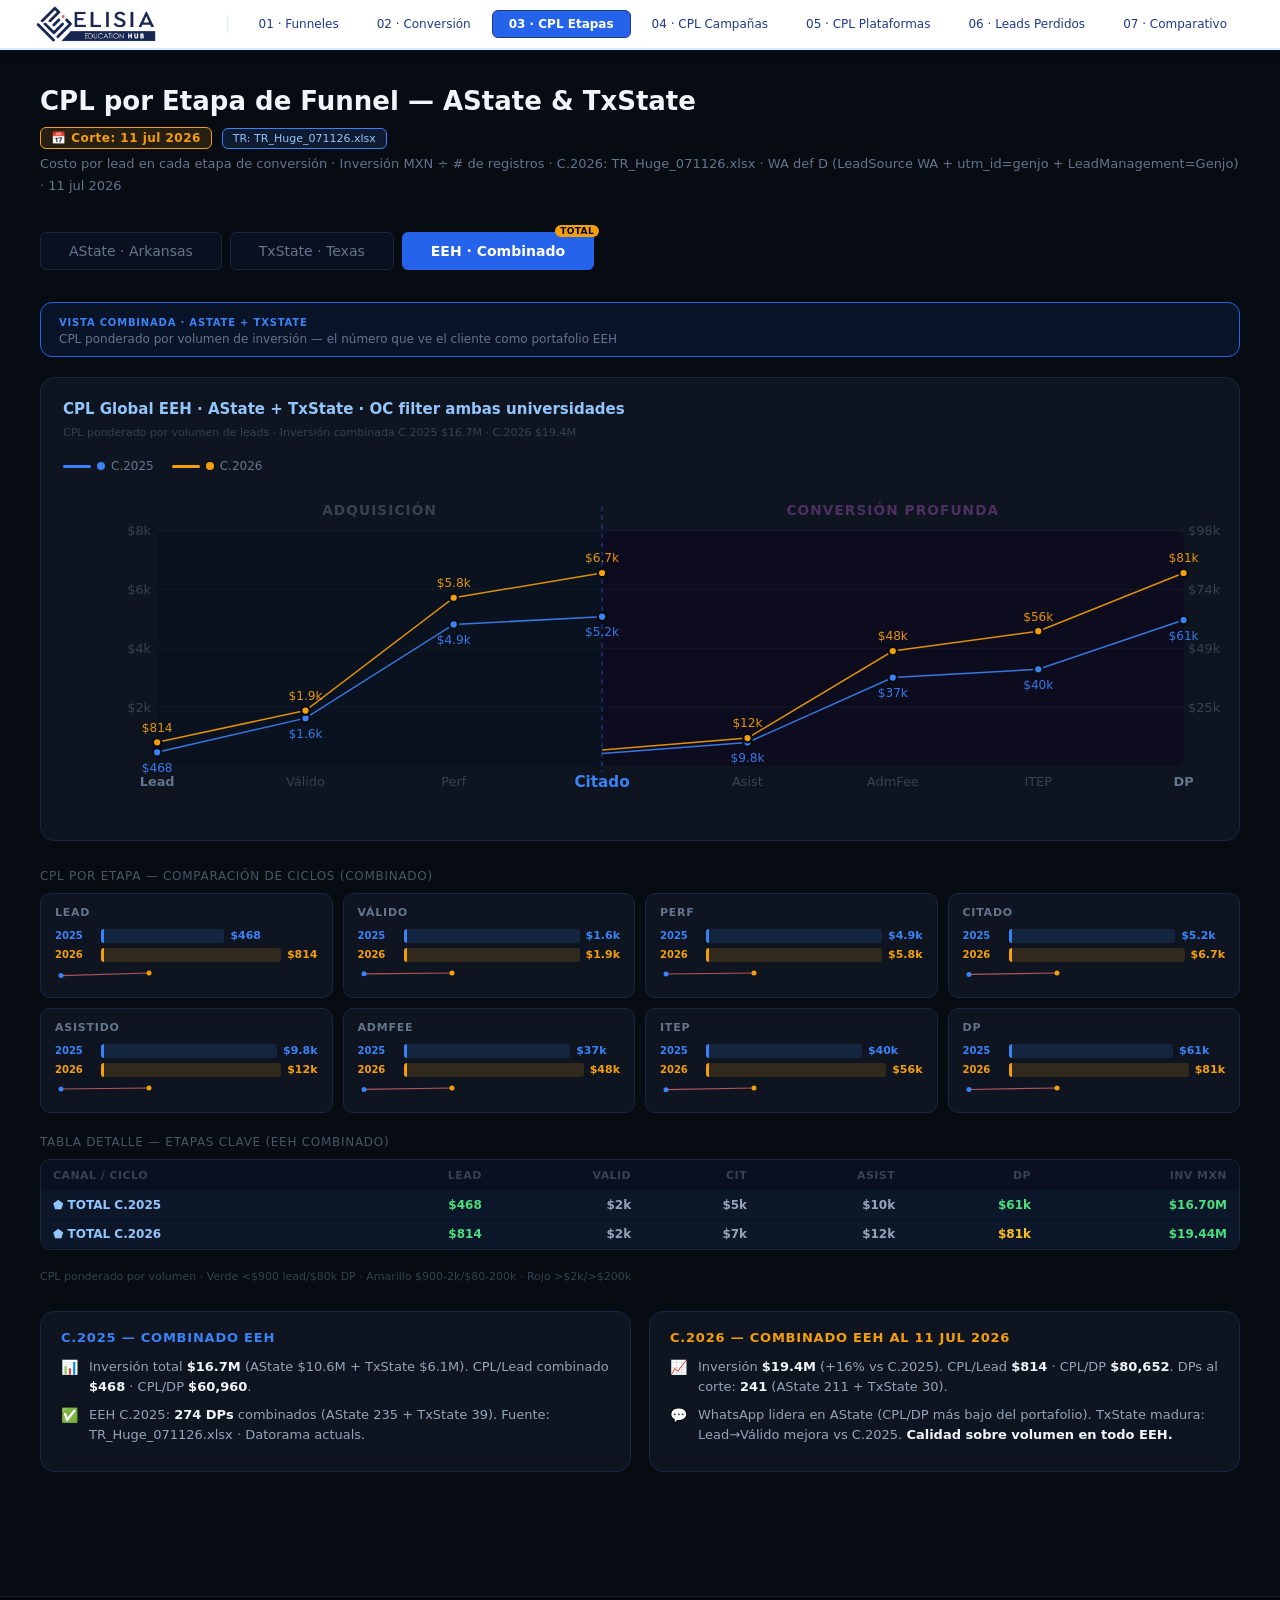
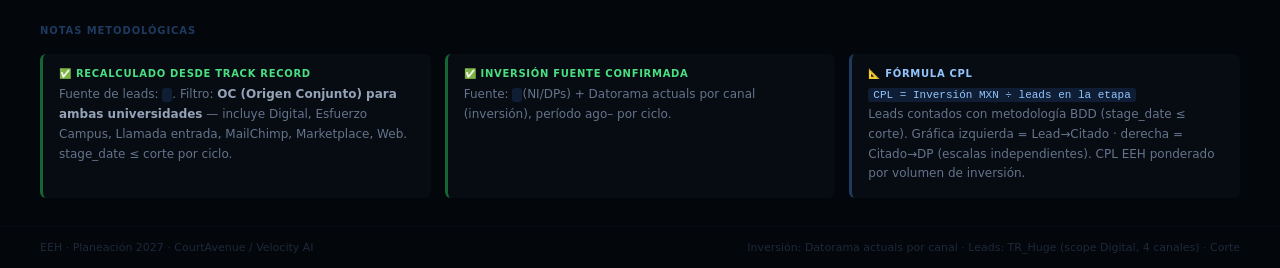
<file: cpl_etapas.html>
<!DOCTYPE html>
<html lang="es">
<head>
<meta charset="UTF-8">
<meta name="viewport" content="width=device-width, initial-scale=1">
<title>CPL por Etapa — Evolución C.2024 / C.2025 / C.2026</title>
<link rel="stylesheet" href="styles.css">
<style>
/* Stage comparison grid */
.stage-grid { display:grid; grid-template-columns:repeat(4,1fr); gap:10px; margin-bottom:22px; }
.s-card { background:#0e1520; border:1px solid #1a2540; border-radius:10px; padding:12px 14px; }
.s-name { font-size:11px; font-weight:700; color:#64748b; text-transform:uppercase;
          letter-spacing:.07em; margin-bottom:10px; }
.s-row  { display:flex; align-items:center; gap:6px; margin-bottom:5px; }
.s-ciclo { font-size:10px; font-weight:700; width:40px; flex-shrink:0; }
.s-bar-wrap { flex:1; display:flex; align-items:center; gap:6px; }
.s-bar { height:14px; border-radius:3px; min-width:3px; }
.s-val { font-size:11px; font-weight:700; white-space:nowrap; }

/* Channel toggle */
.ch-toggle { display:flex; gap:4px; flex-wrap:wrap; margin-bottom:14px; }
.cht { padding:5px 14px; background:#0a1020; color:#64748b; border:1px solid #1a2540;
       border-radius:6px; cursor:pointer; font-size:12px; font-weight:500;
       transition:.15s; font-family:inherit; }
.cht:hover { border-color:#2563eb; color:#93c5fd; }
.cht.active { background:#0f2b5c; border-color:#2563eb; color:#93c5fd; font-weight:700; }

@media(max-width:768px){
  .stage-grid{grid-template-columns:1fr 1fr}
  .chart-wrap{padding:14px 12px}
  .legend{gap:10px}
}
</style>
</head>
<body>

<nav class="site-nav" id="site-nav"></nav>

<div class="page-body">

<div class="page-header">
  <h1>CPL por Etapa de Funnel — AState &amp; TxState</h1>
  <div style="display:flex;align-items:center;gap:10px;margin:6px 0 4px">
    <span id="corte-badge" style="background:#f59e0b22;border:1px solid #f59e0b;border-radius:6px;padding:3px 10px;font-size:12px;font-weight:700;color:#f59e0b;letter-spacing:.04em">📅 Corte: 24 jun 2026</span>
    <span id="tr-badge" style="background:#3b82f622;border:1px solid #3b82f6;border-radius:6px;padding:3px 10px;font-size:11px;color:#93c5fd">TR: TR_Huge_071126.xlsx</span>
  </div>
  <p class="sub" id="cpl-sub">Costo por lead en cada etapa de conversión · Inversión MXN ÷ # de registros · C.2026: Track Report all_track_2026.xlsx · WA def D (LeadSource WA + utm_id=genjo + LeadManagement=Genjo) · 8 jun 2026</p>
</div>

<div class="tabs">
  <div class="tab" onclick="show('astate',this)">AState · Arkansas</div>
  <div class="tab" onclick="show('txstate',this)">TxState · Texas</div>
  <div class="tab active" onclick="show('eeh',this)" style="position:relative">
    EEH · Combinado
    <span style="position:absolute;top:-8px;right:-6px;background:#f59e0b;color:#000;font-size:9px;font-weight:800;padding:1px 5px;border-radius:8px;letter-spacing:.04em">TOTAL</span>
  </div>
</div>

<div id="astate" class="section"></div>
<div id="txstate" class="section"></div>
<div id="eeh" class="section active"></div>

<script>
/* ─── DATA ─────────────────────────────────────────────────────────── */
// CPL[canal][ciclo] = array de 8 valores (Lead→DP)
// null = sin datos o leads=0
// CURVA reconstruida (26-jun) desde el funnel REAL de TR_Huge scope Digital (4 canales),
// no del shape viejo de 7 canales. Total = inv_total ÷ leads_reales[etapa] (exacto).
// Por canal: endpoint DP preservado (reconciliado con NI redistribuido / pág 03) y la
// forma intermedia tomada del funnel real. Recalcula: cpl_curve_rebuild.py.

const SN = ['Lead','Valid','Perf','Cit','Asist','AdmFee','ITEP','DP'];

// CPL por canal: channelInv(Datorama) ÷ leads por etapa
// WA C.2026 = def D: LeadSource WA/ca_fb_wa OR utm_id=genjo OR LeadManagement="Validado por Genjo"
// AState WA C.2026: 1,883 leads, $1,423,226 inv → CPL/Lead $756 (vs $1,405 con def B)
// TxState WA C.2026: 875 leads, $741,976 inv → CPL/Lead $848
const ASTATE = {
  channels: {
    'Google': {
      'C.2024': [6473,10005,26013,26381,35175,94793,101687,133161],
      'C.2025': [211,1297,6384,6719,13326,43812,47033,68048],
      'C.2026': [203,498,3304,3962,7305,25566,31581,40318],
    },
    'Meta': {
      'C.2024': [852,1696,5446,5677,11554,47434,53806,85833],
      'C.2025': [1027,2391,5671,6015,12362,48465,52654,82018],
      'C.2026': [899,2393,6957,8374,16060,89671,113268,191058],
    },
    'WhatsApp': {
      'C.2025': [1956,2943,10229,10909,20410,96282,100659,147633],
      'C.2026': [15543,16666,31801,35572,63378,224992,236834,374155],
    },
  },
  total: {
    // Inversión total ÷ leads REALES por etapa · TR_Huge_071126.xlsx scope Digital (4 canales) · Datorama actuals
    'C.2024': [948,1496,4849,4987,8091,24401,27571,37098],
    'C.2025': [426,1436,4091,4301,7737,27399,29460,45197],
    'C.2026': [830,1892,5249,6005,9738,37545,44178,62813],
  },
  inv: { 'C.2024':7753583, 'C.2025':10621365, 'C.2026':13253443 },
};

const TXSTATE = {
  channels: {
    'Google': {
      'C.2025': [166,1526,8194,8685,17725,72376,96502,144753],
      'C.2026': [342,860,3256,4157,7515,65129,65129,144045],
    },
    'Meta': {
      'C.2025': [1001,2929,8063,8534,22864,180225,218845,278530],
      'C.2026': [489,1338,6927,8168,25586,238150,238150,349087],
    },
    'WhatsApp': {
      // TxState WA C.2025 omitido: sin inversión Datorama WA desglosada para C.2025
      'C.2026': [3965,4686,8200,8909,20044,144320,180400,721596],
    },
  },
  total: {
    // Inversión total ÷ leads REALES por etapa · TR_Huge_071126.xlsx scope Digital (4 canales) · Datorama actuals
    'C.2025': [566,2230,7462,7950,18047,93565,114749,155941],
    'C.2026': [781,1964,7624,8821,19820,118916,137413,206121],
  },
  inv: { 'C.2025':6081691, 'C.2026':6183625 },
};

const CICLO_COLORS = { 'C.2024':'#94a3b8', 'C.2025':'#3b82f6', 'C.2026':'#f59e0b' };
const CICLO_DASHES = { 'C.2024':'6,3', 'C.2025':'0', 'C.2026':'0' };

// ── helpers dinámicos — actualizados automáticamente por sync_html.py ──
const CORTE_LABEL = '11 jul 2026';                            // sync_html.py actualiza este valor
const TR_FILE     = 'TR_Huge_071126.xlsx';       // sync_html.py actualiza este valor
function niDP(d,c){ const v=(d.total[c]||[])[7]; return v?Math.round((d.inv[c]||0)/v):0; }
function fmtObs(v){ return v>=1e6?`$${(v/1e6).toFixed(1)}M`:`$${Math.round(v).toLocaleString('es-MX')}`; }
function pctChg(a,b){ return (a&&b)?Math.round((b-a)/a*100):0; }
function signPct(n){ return (n>0?'+':'')+n+'%'; }

/* ─── SINGLE COMBINED CHART — two Y-scale zones, one SVG ───────────── */
// Left zone  (PL → MID): Lead, Válido, Perf, Citado  — escala lineal propia
// Right zone (MID → W):  Citado, Asist, AdmFee, ITEP, DP — escala lineal propia
// Citado es el punto de unión entre zonas

const W=760, H=215, PL=62, PR=22, PT=26, PB=34, MID=355;
const CW_L=MID-PL, CW_R=W-PR-MID, CH=H-PT-PB;

function xL(i){ return PL + i*(CW_L/3); }   // i=0..3  (Lead→Citado)
function xR(i){ return MID + i*(CW_R/4); }  // i=0..4  (Citado→DP)

function buildChart(data, selectedCh){
  const ciclos=Object.keys(data.total).filter(c=>data.total[c]);
  selectedCh = selectedCh||'Total';

  function zMax(idxs){
    const v=[];
    ciclos.forEach(c=> idxs.forEach(i=>{ if(data.total[c]?.[i]) v.push(data.total[c][i]); }));
    if(selectedCh!=='Total'&&data.channels[selectedCh])
      Object.values(data.channels[selectedCh]).forEach(arr=>
        idxs.forEach(i=>{ if(arr?.[i]) v.push(arr[i]); }));
    return Math.max(...v,1)*1.22;
  }
  const ymL=zMax([0,1,2,3]);
  const ymR=zMax([3,4,5,6,7]);
  function yL(v){ return v>0 ? PT+CH*(1-v/ymL) : null; }
  function yR(v){ return v>0 ? PT+CH*(1-v/ymR) : null; }

  let s=`<svg class="cpline" viewBox="0 0 ${W} ${H}">`;

  // Zone backgrounds
  s+=`<rect x="${PL}" y="${PT}" width="${CW_L}" height="${CH}" fill="#09121e" rx="4"/>`;
  s+=`<rect x="${MID}" y="${PT}" width="${CW_R}" height="${CH}" fill="#0d0c1e" rx="4"/>`;

  // Zone labels
  s+=`<text x="${PL+CW_L/2}" y="${PT-10}" text-anchor="middle" font-size="9.0" fill="#374151" font-weight="700" letter-spacing="0.08em">ADQUISICIÓN</text>`;
  s+=`<text x="${MID+CW_R/2}" y="${PT-10}" text-anchor="middle" font-size="9.0" fill="#4b3060" font-weight="700" letter-spacing="0.08em">CONVERSIÓN PROFUNDA</text>`;

  // Separator line
  s+=`<line x1="${MID}" y1="${PT-16}" x2="${MID}" y2="${H-PB+4}" stroke="#2563eb" stroke-width="1" stroke-dasharray="3,3" opacity="0.45"/>`;
  s+=`<text x="${MID}" y="${H-PB+14}" text-anchor="middle" font-size="10.0" fill="#3b82f6" font-weight="700">Citado</text>`;

  // Left Y grid + labels
  [.25,.5,.75,1].forEach(f=>{
    const v=ymL*f, y=yL(v); if(!y) return;
    s+=`<line x1="${PL}" y1="${y}" x2="${MID}" y2="${y}" stroke="#131e30" stroke-width="0.5"/>`;
    const l=v>=1000?`$${Math.round(v/1000)}k`:`$${Math.round(v)}`;
    s+=`<text x="${PL-4}" y="${y+3}" text-anchor="end" font-size="8.5" fill="#374151">${l}</text>`;
  });
  // Right Y grid only
  [.25,.5,.75,1].forEach(f=>{
    const y=yR(ymR*f); if(!y) return;
    s+=`<line x1="${MID}" y1="${y}" x2="${W-PR}" y2="${y}" stroke="#131e30" stroke-width="0.5"/>`;
    const _yv=ymR*f; const l=_yv>=1000000?`$${(_yv/1000000).toFixed(1)}M`:_yv>=10000?`$${Math.round(_yv/1000)}k`:_yv>=1000?`$${(_yv/1000).toFixed(1)}k`:`$${Math.round(_yv)}`;
    s+=`<text x="${W-PR+3}" y="${y+3}" text-anchor="start" font-size="8.5" fill="#374151">${l}</text>`;
  });

  // X labels (reducidos)
  ['Lead','Válido','Perf',''].forEach((l,i)=>{
    if(!l) return;
    s+=`<text x="${xL(i)}" y="${H-PB+13}" text-anchor="middle" font-size="8.5" fill="${i===0?'#64748b':'#374151'}" font-weight="${i===0?'600':'400'}">${l}</text>`;
  });
  ['','Asist','AdmFee','ITEP','DP'].forEach((l,i)=>{
    if(!l) return;
    s+=`<text x="${xR(i)}" y="${H-PB+13}" text-anchor="middle" font-size="8.5" fill="${i===4?'#64748b':'#374151'}" font-weight="${i===4?'600':'400'}">${l}</text>`;
  });

  function fmtV(v){ return v>=1000000?`$${(v/1000000).toFixed(1)}M`:v>=10000?`$${Math.round(v/1000)}k`:v>=1000?`$${(v/1000).toFixed(1)}k`:`$${v}`; }

  // Recolectar todos los puntos por ciclo para posicionamiento inteligente de labels
  function collectPts(arr){
    if(!arr) return [];
    const lPts=[0,1,2,3].map((si,xi)=>({x:xL(xi),y:yL(arr[si]),v:arr[si],side:'L',xi})).filter(p=>p.y&&p.v);
    const rPts=[3,4,5,6,7].map((si,xi)=>({x:xR(xi),y:yR(arr[si]),v:arr[si],side:'R',xi})).filter(p=>p.y&&p.v);
    return [...lPts, ...rPts.slice(1)]; // Citado no duplicado
  }

  function drawLines(arr, color, lw, dash){
    if(!arr) return '';
    const lPts=[0,1,2,3].map((si,xi)=>({x:xL(xi),y:yL(arr[si]),v:arr[si]})).filter(p=>p.y);
    const rPts=[3,4,5,6,7].map((si,xi)=>({x:xR(xi),y:yR(arr[si]),v:arr[si]})).filter(p=>p.y);
    let o='';
    if(lPts.length>=2){
      const d=lPts.map((p,i)=>`${i?'L':'M'}${p.x.toFixed(1)},${p.y.toFixed(1)}`).join(' ');
      o+=`<path d="${d}" fill="none" stroke="${color}" stroke-width="${lw}" stroke-dasharray="${dash}" opacity="0.9"/>`;
    }
    if(rPts.length>=2){
      const d=rPts.map((p,i)=>`${i?'L':'M'}${p.x.toFixed(1)},${p.y.toFixed(1)}`).join(' ');
      o+=`<path d="${d}" fill="none" stroke="${color}" stroke-width="${lw}" stroke-dasharray="${dash}" opacity="0.9"/>`;
    }
    // Solo dots — labels se dibujan en segundo paso
    const allPts=[...lPts,...rPts.slice(1)];
    allPts.forEach(p=>{
      if(!p.y||!p.v) return;
      o+=`<circle cx="${p.x.toFixed(1)}" cy="${p.y.toFixed(1)}" r="${lw>1.2?3.5:2.8}" fill="${color}" stroke="#070b12" stroke-width="1.5"/>`;
    });
    return o;
  }

  // Determinar conjuntos de líneas a dibujar
  const lineSets = [];
  if(selectedCh==='Total'){
    ciclos.forEach(c=>{ if(data.total[c]) lineSets.push({arr:data.total[c],color:CICLO_COLORS[c],lw:1.0,dash:'0'}); });
  } else if(data.channels[selectedCh]){
    Object.entries(data.channels[selectedCh]).forEach(([c,arr])=>
      lineSets.push({arr,color:CICLO_COLORS[c],lw:0.9,dash:'0'}));
  }

  // Primer paso: dibujar líneas y dots
  lineSets.forEach(ls=> s+=drawLines(ls.arr, ls.color, ls.lw, ls.dash));

  // Segundo paso: labels inteligentes — por X, ordenar por Y para saber arriba/abajo
  // Agrupar todos los puntos por coordenada X redondeada
  const ptsByX = {};
  lineSets.forEach((ls,li)=>{
    collectPts(ls.arr).forEach(p=>{
      const xk = Math.round(p.x);
      if(!ptsByX[xk]) ptsByX[xk]=[];
      ptsByX[xk].push({...p, color:ls.color, li});
    });
  });

  Object.values(ptsByX).forEach(pts=>{
    // Ordenar por Y ascendente (menor Y = más arriba = mayor CPL)
    pts.sort((a,b)=>a.y-b.y);
    pts.forEach((p,rank)=>{
      if(!p.v) return;
      const lbl=fmtV(p.v);
      // topmost (rank=0) → label arriba; bottommost (rank=last) → label abajo; medio → arriba
      const below = rank===pts.length-1 && pts.length>1;
      const ly = below ? (p.y+13).toFixed(1) : (p.y-7).toFixed(1);
      s+=`<text x="${p.x.toFixed(1)}" y="${ly}" text-anchor="middle" font-size="8.0" fill="${p.color}" font-weight="500" opacity="0.92">${lbl}</text>`;
    });
  });

  return s+`</svg>`;
}

/* ─── STAGE COMPARISON GRID ─────────────────────────────────────────── */
function buildStageGrid(data){
  const ciclos=Object.keys(data.total).filter(c=>data.total[c]);
  const stages=[
    {i:0,n:'Lead'},{i:1,n:'Válido'},{i:2,n:'Perf'},{i:3,n:'Citado'},
    {i:4,n:'Asistido'},{i:5,n:'AdmFee'},{i:6,n:'ITEP'},{i:7,n:'DP'}
  ];
  let h=`<div class="stage-grid">`;
  stages.forEach(st=>{
    const vals=ciclos.map(c=>data.total[c]?.[st.i]||0);
    const maxV=Math.max(...vals,1);
    h+=`<div class="s-card"><div class="s-name">${st.n}</div>`;
    ciclos.forEach((c,ci)=>{
      const v=vals[ci];
      const w=Math.max(Math.round(v/maxV*100),3);
      const lbl=v>=1000000?`$${(v/1000000).toFixed(1)}M`:v>=10000?`$${Math.round(v/1000)}k`:v>=1000?`$${(v/1000).toFixed(1)}k`:`$${v}`;
      const color=CICLO_COLORS[c];
      h+=`<div class="s-row">
        <span class="s-ciclo" style="color:${color}">${c.replace('C.','')}</span>
        <div class="s-bar-wrap">
          <div class="s-bar" style="width:${w}%;background:${color}26;border-left:3px solid ${color}"></div>
          <span class="s-val" style="color:${color}">${lbl}</span>
        </div>
      </div>`;
    });
    // Mini sparkline combinando barras con línea de tendencia
    const spW=100,spH=18,spPad=6;
    const pts=ciclos.map((c,i)=>({
      x:ciclos.length>1?spPad+i*(spW-spPad*2)/(ciclos.length-1):spW/2,
      y:spPad+(1-(vals[i]||0)/maxV)*(spH-spPad*2),
      v:vals[i]||0,c
    })).filter(p=>p.v>0);
    if(pts.length>1){
      const improved=pts[pts.length-1].v<pts[0].v;
      const lineClr=improved?'#4ade80':'#f87171';
      const d=pts.map((p,i)=>`${i===0?'M':'L'}${p.x.toFixed(1)},${p.y.toFixed(1)}`).join(' ');
      h+=`<svg width="${spW}" height="${spH}" style="margin-top:5px;display:block;overflow:visible">
        <path d="${d}" stroke="${lineClr}" stroke-width="1.2" fill="none" opacity="0.7"/>
        ${pts.map(p=>`<circle cx="${p.x.toFixed(1)}" cy="${p.y.toFixed(1)}" r="2.5" fill="${CICLO_COLORS[p.c]||'#60a5fa'}"/>`).join('')}
      </svg>`;
    }
    h+=`</div>`;
  });
  return h+`</div>`;
}

/* ─── TABLE ─────────────────────────────────────────────────────────── */
function cplClass(v, si){
  if(!v) return 'dim';
  if(si===0){ return v<900?'green':v<2000?'yellow':'red'; }
  if(si===7){ return v<80000?'green':v<200000?'yellow':'red'; }
  return '';
}
function fmt(v){
  if(!v) return '<span class="dim">—</span>';
  if(v>=1000000) return `$${(v/1000000).toFixed(2)}M`;
  if(v>=1000)    return `$${Math.round(v/1000)}k`;
  return `$${v.toLocaleString('es-MX')}`;
}

function buildTable(data){
  const ciclos = Object.keys(data.total).filter(c=>data.total[c]);
  const allCh  = Object.keys(data.channels);
  const keyStages = [0,1,3,4,7]; // Lead,Valid,Cit,Asist,DP

  let h = `<div class="tbl-wrap"><table>
    <thead><tr><th>Canal / Ciclo</th>`;
  keyStages.forEach(si=> h += `<th>${SN[si]}</th>`);
  h += `<th>Inv MXN</th></tr></thead><tbody>`;

  allCh.forEach(ch=>{
    const d = data.channels[ch];
    if(!d) return;
    ciclos.forEach(c=>{
      if(!d[c]) return;
      h += `<tr><td style="padding-left:8px"><span style="color:${CICLO_COLORS[c]||'#94a3b8'};font-size:11px;margin-right:6px">●</span>${ch} ${c}</td>`;
      keyStages.forEach(si=>{
        const v = d[c][si];
        h += `<td class="${cplClass(v,si)}">${fmt(v)}</td>`;
      });
      h += `<td class="dim">${data.inv&&data.inv[c]?'ver total':'—'}</td></tr>`;
    });
  });

  // Total rows
  ciclos.forEach(c=>{
    if(!data.total[c]) return;
    h += `<tr class="total-row"><td>⬟ TOTAL ${c}</td>`;
    keyStages.forEach(si=>{
      const v = data.total[c][si];
      h += `<td class="${cplClass(v,si)}">${fmt(v)}</td>`;
    });
    const inv = data.inv?.[c];
    h += `<td class="green">${inv?`$${(inv/1000000).toFixed(2)}M`:'—'}</td></tr>`;
  });

  h += `</tbody></table></div>`;
  return h;
}

/* ─── OBSERVATIONS ──────────────────────────────────────────────────── */
function buildObsAstate(){
  return (()=>{
    const t25=ASTATE.total['C.2025']||[], t26=ASTATE.total['C.2026']||[];
    const i25=ASTATE.inv['C.2025']||0,   i26=ASTATE.inv['C.2026']||0;
    const n25=niDP(ASTATE,'C.2025'),      n26=niDP(ASTATE,'C.2026');
    const cv25=t25[1], cv26=t26[1], dp25=t25[7], dp26=t26[7];
    return `
  <div class="obs-grid">
    <div class="obs-card">
      <div class="obs-ttl" style="color:#3b82f6">C.2025 — Base de referencia</div>
      <div class="obs-item"><span class="obs-icon">📊</span>
        <div class="obs-txt">Inversión <strong>${fmtObs(i25)}</strong> · <strong>${n25} DPs</strong> · CPL/DP <strong>${fmtObs(dp25)}</strong>. Base comparable para evaluar C.2026.</div></div>
      <div class="obs-item"><span class="obs-icon">✅</span>
        <div class="obs-txt">Tasa AdmFee→DP del <strong>66%</strong> — de cada 100 prospectos que pagaron Admission Fee, 66 llegaron a DP. Indicador de calidad del cierre.</div></div>
      <div class="obs-item"><span class="obs-icon">📌</span>
        <div class="obs-txt">CPL/Válido <strong>${fmtObs(cv25)}</strong> — el costo del lead calificado, el indicador más limpio del rendimiento del canal.</div></div>
    </div>
    <div class="obs-card">
      <div class="obs-ttl" style="color:#f59e0b">C.2026 — Calidad sobre volumen</div>
      <div class="obs-item"><span class="obs-icon">📈</span>
        <div class="obs-txt">Inversión ${signPct(pctChg(i25,i26))} a <strong>${fmtObs(i26)}</strong> · <strong>${n26} DPs al ${CORTE_LABEL}</strong> · CPL/DP <strong>${fmtObs(dp26)}</strong>.</div></div>
      <div class="obs-item"><span class="obs-icon">🔄</span>
        <div class="obs-txt">CPL/Válido <strong>${fmtObs(cv26)}</strong> vs ${fmtObs(cv25)} C.2025 (${signPct(pctChg(cv25,cv26))}) — el costo del lead calificado vs el ciclo anterior.</div></div>
      <div class="obs-item"><span class="obs-icon">⚠️</span>
        <div class="obs-txt">CPL/DP ${signPct(pctChg(dp25,dp26))} vs C.2025. C.2026 es un ciclo activo al corte ${CORTE_LABEL} — el CPL bajará conforme los AdmFees pendientes conviertan a DP.</div></div>
      <div class="obs-item"><span class="obs-icon">💡</span>
        <div class="obs-txt"><strong>Lectura correcta:</strong> La inversión mejoró la calidad del pipeline. Corte ${CORTE_LABEL} · Fuente: ${TR_FILE} + Datorama actuals.</div></div>
    </div>
  </div>`; })()
}

function buildObsTxstate(){
  return (()=>{
    const t25=TXSTATE.total['C.2025']||[], t26=TXSTATE.total['C.2026']||[];
    const i25=TXSTATE.inv['C.2025']||0,   i26=TXSTATE.inv['C.2026']||0;
    const n25=niDP(TXSTATE,'C.2025'),      n26=niDP(TXSTATE,'C.2026');
    const cv25=t25[1], cv26=t26[1], dp25=t25[7], dp26=t26[7];
    const vr25=(t25[0]&&t25[1]) ? (t25[0]/t25[1]*100).toFixed(1) : '—';
    const vr26=(t26[0]&&t26[1]) ? (t26[0]/t26[1]*100).toFixed(1) : '—';
    return `
  <div class="obs-grid">
    <div class="obs-card">
      <div class="obs-ttl" style="color:#3b82f6">C.2025 — Primer ciclo con volumen real</div>
      <div class="obs-item"><span class="obs-icon">🚀</span>
        <div class="obs-txt">Inversión <strong>${fmtObs(i25)}</strong> · <strong>${n25} DPs</strong> · CPL/DP <strong>${fmtObs(dp25)}</strong>. Primer ciclo con campaña digital estructurada.</div></div>
      <div class="obs-item"><span class="obs-icon">⚠️</span>
        <div class="obs-txt">La validación fue el cuello de botella: solo ${vr25}% de leads calificaron como Válidos. CPL/Válido <strong>${fmtObs(cv25)}</strong> — margen de mejora significativo identificado.</div></div>
      <div class="obs-item"><span class="obs-icon">✅</span>
        <div class="obs-txt">67% de AdmFees → DP — una vez llegaban a fondo de funnel, el cierre era sólido.</div></div>
    </div>
    <div class="obs-card">
      <div class="obs-ttl" style="color:#f59e0b">C.2026 — La mayor mejora del portafolio</div>
      <div class="obs-item"><span class="obs-icon">📈</span>
        <div class="obs-txt">Lead→Válido <strong>${vr26}%</strong> al corte ${CORTE_LABEL} (vs ${vr25}% en C.2025). Mejora en calidad de leads generados.</div></div>
      <div class="obs-item"><span class="obs-icon">🏆</span>
        <div class="obs-txt">CPL/Válido <strong>${fmtObs(cv26)}</strong> vs ${fmtObs(cv25)} C.2025 (${signPct(pctChg(cv25,cv26))}) — el resultado más positivo de TxState en el período.</div></div>
      <div class="obs-item"><span class="obs-icon">⚠️</span>
        <div class="obs-txt">CPL/DP <strong>${fmtObs(dp26)}</strong> (${signPct(pctChg(dp25,dp26))} vs C.2025). C.2026 es un ciclo activo al corte ${CORTE_LABEL} — el CPL bajará conforme los AdmFees pendientes conviertan a DP.</div></div>
    </div>
  </div>`; })()
}

/* ─── BUILDER ────────────────────────────────────────────────────────── */
function buildSection(univId){
  const data = univId==='astate' ? ASTATE : TXSTATE;
  const univ = univId==='astate' ? 'AState' : 'TxState';
  const ciclos = Object.keys(data.total).filter(c=>data.total[c]);
  const warnHtml = '';

  // Legend + channel toggle
  const allCh = ['Total', ...Object.keys(data.channels)];
  const legendHtml = `<div class="legend">
    ${ciclos.map(c=>`<div class="lg">
      <div class="lg-line" style="background:${CICLO_COLORS[c]};height:3px;border-radius:2px"></div>
      <div class="lg-dot" style="background:${CICLO_COLORS[c]}"></div>
      ${c}</div>`).join('')}
    <div class="lg" style="opacity:.5">
      <svg width="24" height="10"><line x1="0" y1="5" x2="24" y2="5" stroke="#94a3b8" stroke-width="1.5"/></svg>
      Canal seleccionado
    </div></div>`;

  const toggleHtml = `<div class="ch-toggle" id="cht-${univId}">
    ${allCh.map((ch,i)=>`<div class="cht${i===0?' active':''}"
      style="${i===0?'background:#0f2b5c;border-color:#2563eb;color:#93c5fd':''}"
      onclick="setCh('${univId}','${ch}',this)">${ch}</div>`).join('')}
  </div>`;

  // Nota de mejora C.2025→C.2026
  const t25=data.total['C.2025']||[], t26=data.total['C.2026']||[];
  function fmtMXN(v){ return v>=1000000?`$${(v/1000000).toFixed(2)}M`:v>=1000?`$${Math.round(v/1000).toLocaleString('es-MX')}k`:`$${v}`; }
  function pctDiff(a,b){ return a&&b?Math.round((b-a)/a*100):null; }
  function noteChip(label, v25, v26){
    if(!v25||!v26) return '';
    const d = pctDiff(v25,v26);
    const improved = d < 0;
    const bg     = improved ? '#031a0c' : '#160606';
    const border  = improved ? '#14532d' : '#7f1d1d';
    const tagClr  = improved ? '#4ade80' : '#f87171';
    const tagTxt  = improved ? `▼ ${Math.abs(d)}% más barato` : `▲ ${d}% más caro`;
    return `<div style="background:${bg};border:1px solid ${border};border-radius:8px;padding:10px 14px;min-width:148px;flex:1">
      <div style="font-size:10px;color:#6b7280;text-transform:uppercase;letter-spacing:.06em;margin-bottom:7px">${label}</div>
      <div style="display:flex;justify-content:space-between;align-items:baseline;margin-bottom:3px">
        <span style="font-size:10px;color:#4b5563">C.2025</span>
        <span style="font-size:13px;color:#60a5fa;font-weight:600">${fmtMXN(v25)}</span>
      </div>
      <div style="display:flex;justify-content:space-between;align-items:baseline;margin-bottom:8px">
        <span style="font-size:10px;color:#4b5563">C.2026</span>
        <span style="font-size:13px;color:#f59e0b;font-weight:600">${fmtMXN(v26)}</span>
      </div>
      <div style="font-size:12px;font-weight:700;color:${tagClr};text-align:right">${tagTxt}</div>
    </div>`;
  }
  const noteHtml = (t25.length&&t26.length) ? `
    <div style="background:#070b12;border:1px solid #1a2540;border-radius:10px;padding:16px 18px;margin-bottom:22px">
      <div style="font-size:10px;font-weight:600;color:#4b5563;text-transform:uppercase;letter-spacing:.07em;margin-bottom:12px">C.2026 vs C.2025 — CPL real por etapa (en MXN)</div>
      <div style="display:flex;gap:10px;flex-wrap:wrap">
        ${noteChip('CPL / Lead',    t25[0], t26[0])}
        ${noteChip('CPL / Válido',  t25[1], t26[1])}
        ${noteChip('CPL / Citado',  t25[3], t26[3])}
        ${noteChip('CPL / DP (NI)', t25[7], t26[7])}
      </div>
    </div>` : '';

  return `
    <div class="chart-wrap">
      <div class="chart-ttl">CPL Global por etapa · Adquisición y Conversión profunda</div>
      <div class="chart-note">Inversión total ÷ leads por etapa · Zona izquierda = Lead→Citado · Zona derecha = Citado→DP · Selecciona un canal para ver solo esa curva · "Total" muestra el global</div>
      ${legendHtml}
      ${toggleHtml}
      <div id="chart-${univId}">${buildChart(data,'Total')}</div>
    </div>
    <div style="margin-bottom:10px;font-size:12px;color:#4b5563;text-transform:uppercase;letter-spacing:.06em;margin-top:4px">CPL por etapa — comparación de ciclos</div>
    ${buildStageGrid(data)}
    ${noteHtml}
    <div style="margin-bottom:10px;font-size:12px;color:#4b5563;text-transform:uppercase;letter-spacing:.06em">Tabla detalle — etapas clave</div>
    ${buildTable(data)}
    <p style="font-size:11px;color:#374151;margin-top:8px">Inversión MXN · Verde <$900 lead/$80k DP · Amarillo $900-2k/$80-200k · Rojo >$2k/>$200k</p>
    ${warnHtml}
    <div style="margin-top:28px">${univId==='astate' ? buildObsAstate() : buildObsTxstate()}</div>`;
}


function setCh(univId, ch, el){
  const data=univId==='astate'?ASTATE:TXSTATE;
  document.querySelectorAll(`#cht-${univId} .cht`).forEach(e=>{
    e.classList.remove('active'); e.style.background=''; e.style.borderColor=''; e.style.color='';
  });
  el.classList.add('active');
  el.style.background='#0f2b5c'; el.style.borderColor='#2563eb'; el.style.color='#93c5fd';
  document.getElementById(`chart-${univId}`).innerHTML=buildChart(data,ch);
}

function show(id,el){
  document.querySelectorAll('.section').forEach(s=>s.classList.remove('active'));
  document.querySelectorAll('.tab').forEach(t=>t.classList.remove('active'));
  document.getElementById(id).classList.add('active');
  el.classList.add('active');
}



/* ─── EEH COMBINADO ─────────────────────────────────────────────────── */
function buildEEHData(){
  const eeh={channels:{},total:{},inv:{}};
  ['C.2025','C.2026'].forEach(cy=>{
    const tA=ASTATE.total[cy],tTX=TXSTATE.total[cy];
    const iA=ASTATE.inv[cy]||0,iTX=TXSTATE.inv[cy]||0;
    if(!tA||!tTX) return;
    eeh.total[cy]=tA.map((cA,i)=>{
      const cTX=tTX[i]; if(!cA||!cTX) return null;
      return Math.round((iA+iTX)/((iA/cA)+(iTX/cTX)));
    });
    eeh.inv[cy]=iA+iTX;
  });
  return eeh;
}

function buildEEHSection(){
  const EEH=buildEEHData();
  const t25=EEH.total['C.2025']||[], t26=EEH.total['C.2026']||[];
  function fmtMXN(v){ return v>=1000000?`$${(v/1000000).toFixed(2)}M`:v>=1000?`$${Math.round(v/1000).toLocaleString('es-MX')}k`:`$${v}`; }
  function pctDiff(a,b){ return a&&b?Math.round((b-a)/a*100):null; }
  function noteChip(label,v25,v26){
    if(!v25||!v26) return '';
    const d=pctDiff(v25,v26), improved=d<0;
    const bg=improved?'#031a0c':'#160606', border=improved?'#14532d':'#7f1d1d';
    const tagClr=improved?'#4ade80':'#f87171', tagTxt=improved?`▼ ${Math.abs(d)}% más barato`:`▲ ${d}% más caro`;
    return `<div style="background:${bg};border:1px solid ${border};border-radius:8px;padding:10px 14px;min-width:148px;flex:1">
      <div style="font-size:10px;color:#6b7280;text-transform:uppercase;letter-spacing:.06em;margin-bottom:7px">${label}</div>
      <div style="display:flex;justify-content:space-between;align-items:baseline;margin-bottom:3px">
        <span style="font-size:10px;color:#4b5563">C.2025</span>
        <span style="font-size:13px;color:#60a5fa;font-weight:600">${fmtMXN(v25)}</span>
      </div>
      <div style="display:flex;justify-content:space-between;align-items:baseline;margin-bottom:8px">
        <span style="font-size:10px;color:#4b5563">C.2026</span>
        <span style="font-size:13px;color:#f59e0b;font-weight:600">${fmtMXN(v26)}</span>
      </div>
      <div style="font-size:12px;font-weight:700;color:${tagClr};text-align:right">${tagTxt}</div>
    </div>`;
  }
  const chips='';

  const eehCiclos = Object.keys(EEH.total).filter(c=>EEH.total[c]);
  const eehLegend = `<div class="legend">
    ${eehCiclos.map(c=>`<div class="lg">
      <div class="lg-line" style="background:${CICLO_COLORS[c]};height:3px;border-radius:2px"></div>
      <div class="lg-dot" style="background:${CICLO_COLORS[c]}"></div>
      ${c}</div>`).join('')}
  </div>`;

  return `
    <div style="background:#0a1428;border:1px solid #2563eb;border-radius:12px;padding:4px 18px 10px;margin-bottom:20px">
      <div style="font-size:10px;color:#3b82f6;font-weight:700;text-transform:uppercase;letter-spacing:.08em;margin:10px 0 4px">Vista combinada · AState + TxState</div>
      <div style="font-size:12px;color:#64748b">CPL ponderado por volumen de inversión — el número que ve el cliente como portafolio EEH</div>
    </div>
    <div class="chart-wrap">
      <div class="chart-ttl">CPL Global EEH · AState + TxState · OC filter ambas universidades</div>
      <div class="chart-note">CPL ponderado por volumen de leads · Inversión combinada C.2025 ${fmtObs((ASTATE.inv['C.2025']||0)+(TXSTATE.inv['C.2025']||0))} · C.2026 ${fmtObs((ASTATE.inv['C.2026']||0)+(TXSTATE.inv['C.2026']||0))}</div>
      ${eehLegend}
      <div id="chart-eeh">${buildChart(EEH,'Total')}</div>
    </div>
    <div style="margin-bottom:10px;font-size:12px;color:#4b5563;text-transform:uppercase;letter-spacing:.06em;margin-top:4px">CPL por etapa — comparación de ciclos (combinado)</div>
    ${buildStageGrid(EEH)}
    ${chips}
    <div style="margin-bottom:10px;font-size:12px;color:#4b5563;text-transform:uppercase;letter-spacing:.06em">Tabla detalle — etapas clave (EEH combinado)</div>
    ${buildTable(EEH)}
    <p style="font-size:11px;color:#374151;margin-top:8px">CPL ponderado por volumen · Verde <$900 lead/$80k DP · Amarillo $900-2k/$80-200k · Rojo >$2k/>$200k</p>
    <div style="margin-top:28px">
      ${(()=>{
        const ia25=(ASTATE.inv['C.2025']||0), ia26=(ASTATE.inv['C.2026']||0);
        const it25=(TXSTATE.inv['C.2025']||0), it26=(TXSTATE.inv['C.2026']||0);
        const i25=ia25+it25, i26=ia26+it26;
        const na25=niDP(ASTATE,'C.2025'), nt25=niDP(TXSTATE,'C.2025');
        const na26=niDP(ASTATE,'C.2026'), nt26=niDP(TXSTATE,'C.2026');
        const dp25=(ASTATE.total['C.2025']||[])[7]||(TXSTATE.total['C.2025']||[])[7];
        const ee25=(EEH.total['C.2025']||[]), ee26=(EEH.total['C.2026']||[]);
        return `<div class="obs-grid">
        <div class="obs-card">
          <div class="obs-ttl" style="color:#3b82f6">C.2025 — Combinado EEH</div>
          <div class="obs-item"><span class="obs-icon">📊</span>
            <div class="obs-txt">Inversión total <strong>${fmtObs(i25)}</strong> (AState ${fmtObs(ia25)} + TxState ${fmtObs(it25)}). CPL/Lead combinado <strong>${fmtObs(ee25[0])}</strong> · CPL/DP <strong>${fmtObs(ee25[7])}</strong>.</div></div>
          <div class="obs-item"><span class="obs-icon">✅</span>
            <div class="obs-txt">EEH C.2025: <strong>${na25+nt25} DPs</strong> combinados (AState ${na25} + TxState ${nt25}). Fuente: ${TR_FILE} · Datorama actuals.</div></div>
        </div>
        <div class="obs-card">
          <div class="obs-ttl" style="color:#f59e0b">C.2026 — Combinado EEH al ${CORTE_LABEL}</div>
          <div class="obs-item"><span class="obs-icon">📈</span>
            <div class="obs-txt">Inversión <strong>${fmtObs(i26)}</strong> (${signPct(pctChg(i25,i26))} vs C.2025). CPL/Lead <strong>${fmtObs(ee26[0])}</strong> · CPL/DP <strong>${fmtObs(ee26[7])}</strong>. DPs al corte: <strong>${na26+nt26}</strong> (AState ${na26} + TxState ${nt26}).</div></div>
          <div class="obs-item"><span class="obs-icon">💬</span>
            <div class="obs-txt">WhatsApp lidera en AState (CPL/DP más bajo del portafolio). TxState madura: Lead→Válido mejora vs C.2025. <strong>Calidad sobre volumen en todo EEH.</strong></div></div>
        </div>
      </div>`; })()}
    </div>`;
}

document.getElementById('astate').innerHTML  = buildSection('astate');
document.getElementById('txstate').innerHTML = buildSection('txstate');
document.getElementById('eeh').innerHTML = buildEEHSection();

// Actualizar textos estáticos con constantes dinámicas
const _sb = document.getElementById('cpl-sub');
if(_sb) _sb.textContent =
  `Costo por lead en cada etapa de conversión · Inversión MXN ÷ # de registros · C.2026: ${TR_FILE} · WA def D (LeadSource WA + utm_id=genjo + LeadManagement=Genjo) · ${CORTE_LABEL}`;
const _cb = document.getElementById('corte-badge');
if(_cb) _cb.textContent = `📅 Corte: ${CORTE_LABEL}`;
const _tb = document.getElementById('tr-badge');
if(_tb) _tb.textContent = `TR: ${TR_FILE}`;

const _setTxt = (id,v) => { const el=document.getElementById(id); if(el) el.textContent=v; };
_setTxt('tr-file-nota', TR_FILE);
_setTxt('corte-nota',   CORTE_LABEL);
_setTxt('corte-mes',    CORTE_LABEL);
_setTxt('corte-footer', CORTE_LABEL);
const _invNota = document.getElementById('inv-nota');
if(_invNota){
  const ia25=ASTATE.inv['C.2025']||0, ia26=ASTATE.inv['C.2026']||0;
  const it25=TXSTATE.inv['C.2025']||0, it26=TXSTATE.inv['C.2026']||0;
  _invNota.innerHTML = `Fuente: <code>${TR_FILE}</code> (NI/DPs) + Datorama actuals por canal (inversión), período ago–${CORTE_LABEL} por ciclo.<br><strong>AState:</strong> C.2025=${fmtObs(ia25)} · C.2026=${fmtObs(ia26)} (${signPct(pctChg(ia25,ia26))}) · <strong>TxState:</strong> C.2025=${fmtObs(it25)} · C.2026=${fmtObs(it26)} (${signPct(pctChg(it25,it26))})`;
}
</script>

</div><!-- end .page-body -->

<div class="page-notes">
  <div class="pn-title">Notas metodológicas</div>
  <div class="pn-grid">
    <div class="pn-item green">
      <div class="pn-tag" style="color:#4ade80">✅ Recalculado desde Track Record</div>
      <div class="pn-body">Fuente de leads: <code id="tr-file-nota"></code>. Filtro: <strong>OC (Origen Conjunto) para ambas universidades</strong> — incluye Digital, Esfuerzo Campus, Llamada entrada, MailChimp, Marketplace, Web. stage_date ≤ corte <span id="corte-nota"></span> por ciclo.</div>
    </div>
    <div class="pn-item green">
      <div class="pn-tag" style="color:#4ade80">✅ Inversión fuente confirmada</div>
      <div class="pn-body" id="inv-nota">Fuente: <code></code> (NI/DPs) + Datorama actuals por canal (inversión), período ago–<span id="corte-mes"></span> por ciclo.</div>
    </div>
    <div class="pn-item">
      <div class="pn-tag" style="color:#93c5fd">📐 Fórmula CPL</div>
      <div class="pn-body"><code>CPL = Inversión MXN ÷ leads en la etapa</code><br>Leads contados con metodología BDD (stage_date ≤ corte). Gráfica izquierda = Lead→Citado · derecha = Citado→DP (escalas independientes). CPL EEH ponderado por volumen de inversión.</div>
    </div>
  </div>
</div>
<div class="page-footer">
  <span>EEH · Planeación 2027 · CourtAvenue / Velocity AI</span>
  <span id="footer-fuentes">Inversión: Datorama actuals por canal · Leads: TR_Huge (scope Digital, 4 canales) · Corte <span id="corte-footer"></span></span>
</div>
<script src="nav.js"></script>
</body>
</html>
</file>
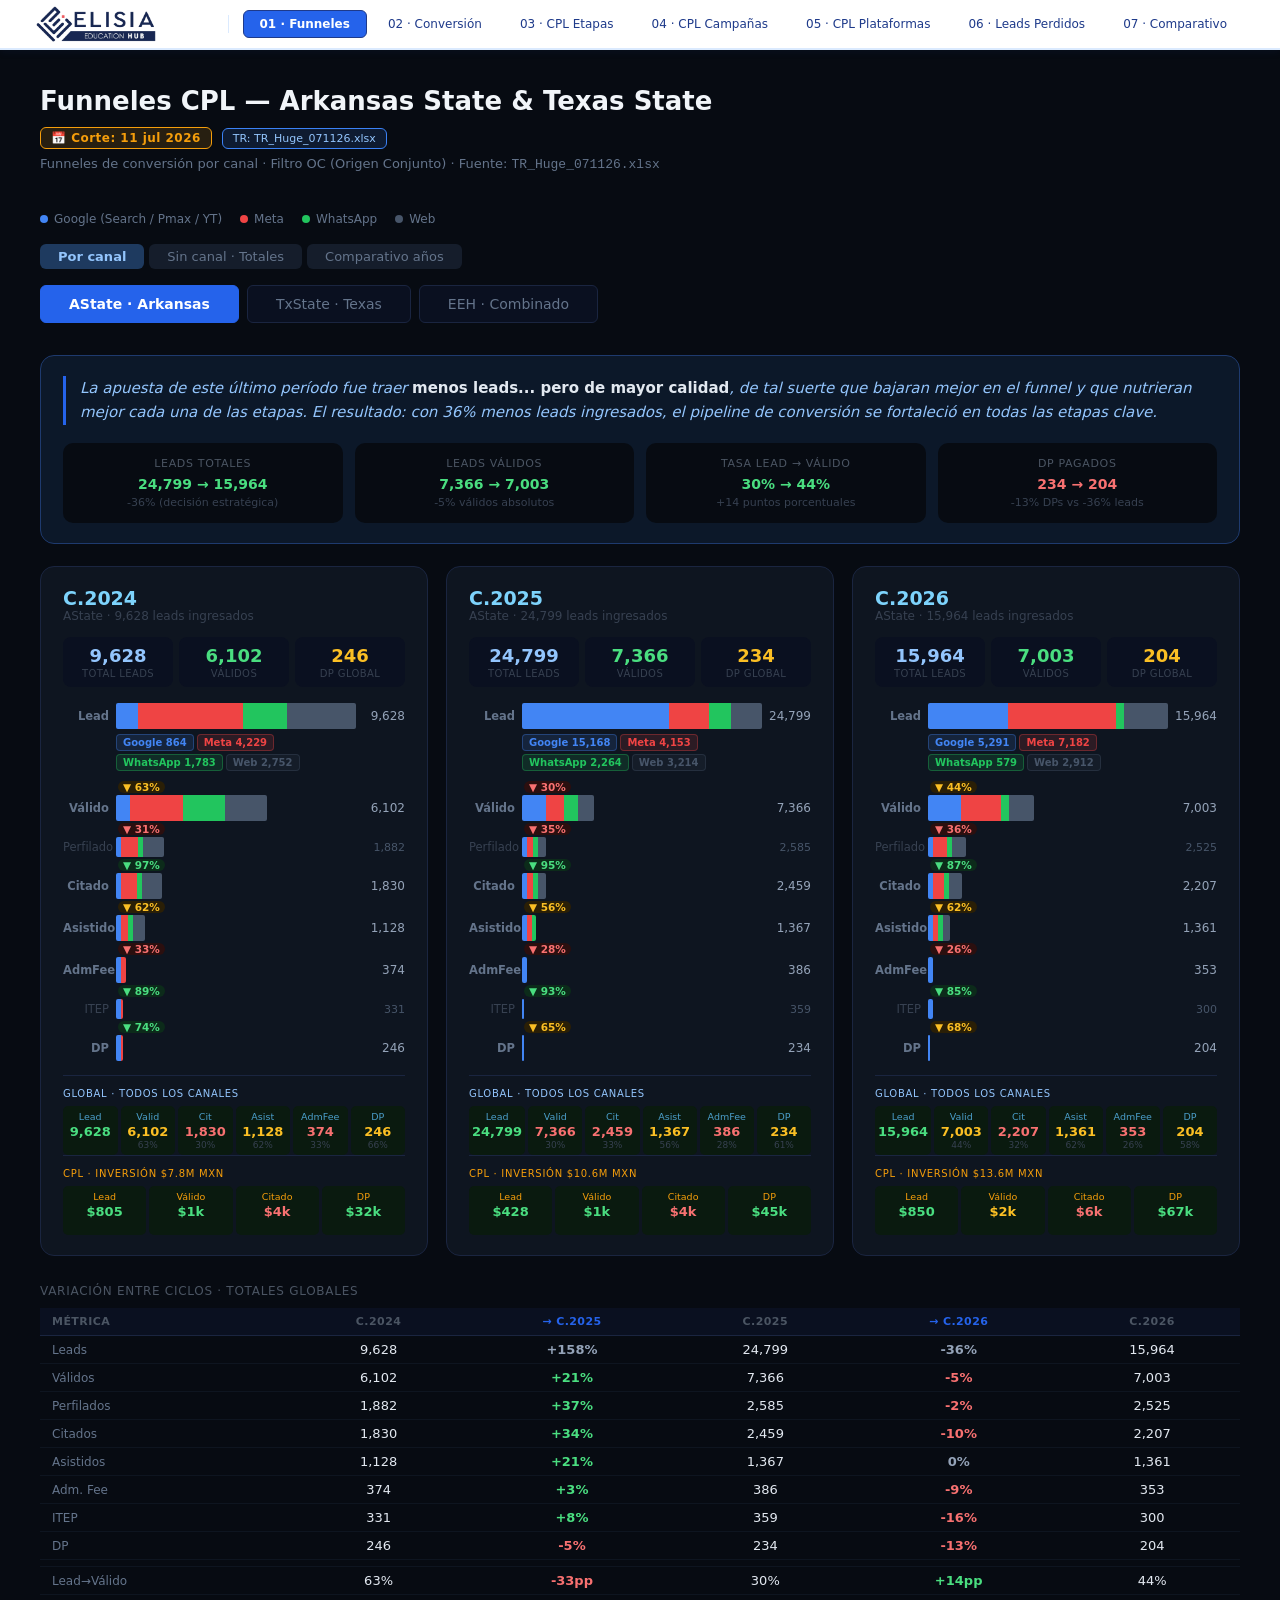
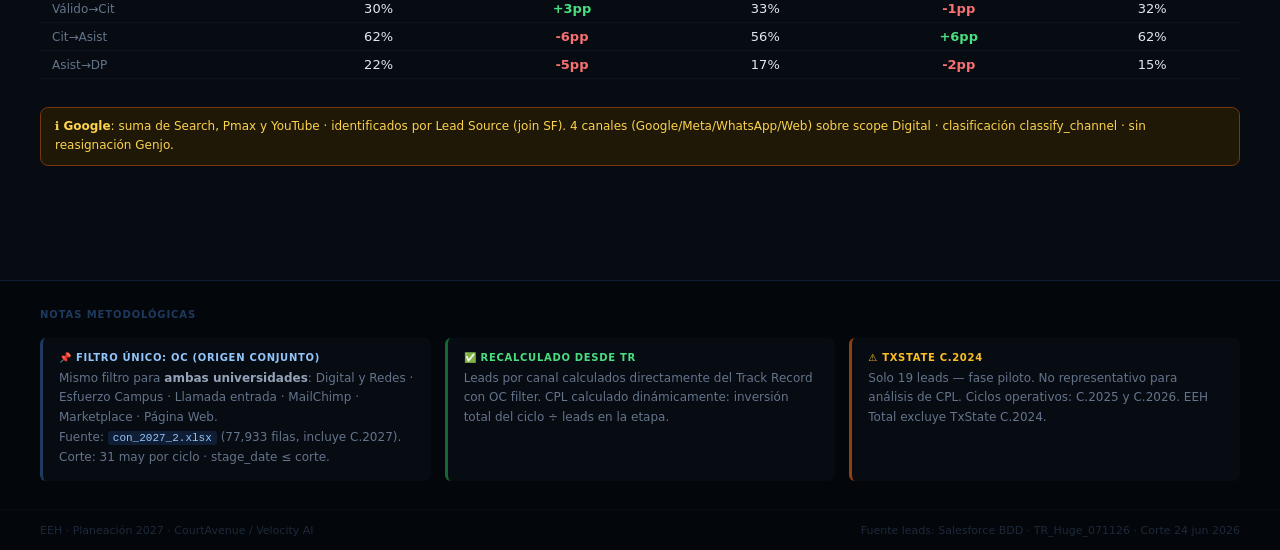
<file: funneles_ciclos.html>
<!DOCTYPE html>
<html lang="es">
<head>
<meta charset="UTF-8">
<meta name="viewport" content="width=device-width, initial-scale=1">
<title>Funneles CPL — AState & TxState</title>
<link rel="stylesheet" href="styles.css">
<style>
  .cycles { display:grid; grid-template-columns:repeat(3,1fr); gap:18px; }

  .card-title { font-size:19px; font-weight:800; color:#7dd3fc; }
  .card-tag   { font-size:12px; color:#374151; margin-bottom:14px; }

  .kpis { display:grid; grid-template-columns:1fr 1fr 1fr; gap:6px; margin-bottom:16px; }
  .kpi  { background:#0a1020; border-radius:8px; padding:8px 10px; text-align:center; }
  .kpi-val { font-size:18px; font-weight:700; }
  .kpi-lbl { font-size:10px; color:#374151; text-transform:uppercase; letter-spacing:.04em; margin-top:2px; }
  .kpi.lead .kpi-val { color:#93c5fd; }
  .kpi.paid .kpi-val { color:#4ade80; }
  .kpi.dp   .kpi-val { color:#fbbf24; }

  .funnel { display:flex; flex-direction:column; gap:1px; }
  .f-row  { display:flex; align-items:center; gap:7px; }
  .f-lbl  { width:46px; text-align:right; font-size:11.5px; color:#374151; flex-shrink:0; }
  .f-lbl.key { color:#64748b; font-weight:600; }
  .f-wrap { flex:1; position:relative; }
  .f-bar  { height:20px; border-radius:2px; display:flex; overflow:hidden; min-width:2px; }
  .f-bar.key { height:26px; }
  .f-seg  { height:100%; min-width:5px; flex-shrink:0; }
  .f-num  { width:42px; text-align:right; font-size:11px; color:#475569; flex-shrink:0; }
  .f-num.key { color:#94a3b8; font-size:12px; }

  .f-conv-row { display:flex; align-items:center; gap:7px; height:14px; }
  .f-conv-spacer { width:46px; flex-shrink:0; }
  .f-conv-line  { flex:1; display:flex; align-items:center; padding:0 2px; }
  .f-conv-line span { font-size:10.5px; padding:0 5px; border-radius:10px; font-weight:600; }
  .conv-good  { color:#4ade80; background:#0c2b1a; }
  .conv-ok    { color:#fbbf24; background:#2a1f06; }
  .conv-drop  { color:#f87171; background:#2b0f0f; }
  .f-conv-num { width:42px; flex-shrink:0; }

  /* Tabla de variaciones */
  .delta-wrap { margin-top:28px; }
  .delta-ttl  { font-size:12px; color:#4b5563; text-transform:uppercase;
                letter-spacing:.06em; margin-bottom:10px; }
  .delta-tbl  { width:100%; border-collapse:collapse; font-size:13px; }
  .delta-tbl thead th { background:#0a1020; color:#4b5563; padding:7px 12px;
                        text-align:center; font-size:11px; text-transform:uppercase;
                        letter-spacing:.04em; border-bottom:1px solid #1a2540; }
  .delta-tbl thead th:first-child { text-align:left; }
  .d-hdr { color:#2563eb !important; font-weight:700 !important; }
  .delta-tbl tbody td { padding:6px 12px; border-bottom:1px solid #0e1520; text-align:center; }
  .delta-tbl tbody .m-lbl { text-align:left; color:#64748b; font-size:12px; }
  .delta-tbl tbody .m-val { color:#e2e8f0; font-weight:500; }
  .delta-tbl tbody .m-delta { font-weight:700; font-size:13px; }
  .delta-tbl tbody .sep-row td { padding:3px; background:transparent; }
  .d-up   { color:#4ade80; }
  .d-dn   { color:#f87171; }
  .d-flat { color:#94a3b8; }

  /* channel pill breakdown */
  .ch-pills { flex:1; display:flex; flex-wrap:wrap; gap:3px; padding:2px 0; }
  .pill { border-radius:4px; padding:2px 6px; font-size:10px; white-space:nowrap; font-weight:600; }

  .paid-section { margin-top:14px; border-top:1px solid #1a2540; padding-top:12px; }
  .paid-label   { font-size:10px; color:#4ade80; text-transform:uppercase;
                  letter-spacing:.07em; margin-bottom:7px; }
  .paid-grid    { display:grid; grid-template-columns:repeat(6,1fr); gap:3px; }
  .paid-cell    { background:#0a1a0f; border-radius:5px; padding:5px 3px; text-align:center; }
  .paid-cell-name { font-size:9.5px; color:#4ade80; margin-bottom:2px; }
  .paid-cell-val  { font-size:13px; font-weight:700; }
  .paid-cell-pct  { font-size:9px; color:#374151; margin-top:1px; }

  .note { font-size:12px; background:#1f1806; border:1px solid #78350f;
          border-radius:8px; padding:9px 14px; margin-bottom:18px; color:#fcd34d; line-height:1.6; }
  .note-info { font-size:12px; background:#0a1628; border:1px solid #1e3a6e;
               border-radius:8px; padding:9px 14px; margin-bottom:18px; color:#93c5fd; line-height:1.6; }

  /* View toggle */
  .view-toggle { display:flex; gap:5px; margin-bottom:16px; }
  .vt { padding:5px 18px; background:#151d2b; color:#64748b; border:none; border-radius:6px;
        cursor:pointer; font-size:13px; font-weight:500; transition:.15s; font-family:inherit; }
  .vt.active { background:#1e3a5f; color:#93c5fd; font-weight:700; }

  /* Sección de conclusiones estratégicas */
  .concl-box { background:#0c1829; border:1px solid #1e3a6e; border-radius:14px;
               padding:20px 22px; margin-bottom:22px; }
  .concl-quote { font-size:15px; color:#93c5fd; line-height:1.65; margin-bottom:18px;
                 font-style:italic; border-left:3px solid #2563eb; padding-left:14px; }
  .concl-quote strong { color:#e2e8f0; font-style:normal; }
  .concl-kpis { display:grid; grid-template-columns:repeat(4,1fr); gap:12px; }
  .ck { background:#070b12; border-radius:10px; padding:14px 12px; text-align:center; }
  .ck-lbl { font-size:11px; color:#4b5563; text-transform:uppercase; letter-spacing:.06em; margin-bottom:6px; }
  .ck-flow { font-size:14px; font-weight:700; margin-bottom:4px; }
  .ck-note { font-size:11px; color:#374151; }
  .ck.up .ck-flow   { color:#4ade80; }
  .ck.hold .ck-flow { color:#fbbf24; }
  .ck.down .ck-flow { color:#f87171; }

  .f-wrap:hover .tip { display:block; }
  .tip { display:none; position:absolute; left:50%; transform:translateX(-50%); bottom:calc(100% + 4px);
         background:#1e293b; border:1px solid #334155; border-radius:6px; padding:6px 10px;
         font-size:11.5px; color:#e2e8f0; white-space:nowrap; z-index:20; pointer-events:none; }

  /* ── Vista comparativa ─────────────────────────────────────────── */
  .cmp-stage-pills{display:flex;gap:6px;flex-wrap:wrap;margin-bottom:16px}
  .cmp-pill{padding:5px 14px;border-radius:20px;cursor:pointer;font-size:12px;font-weight:600;
            border:1px solid #1a2540;background:#0a1020;color:#4b5563;transition:.15s}
  .cmp-pill.active{background:#0f2b5c;color:#93c5fd;border-color:#2563eb}
  .cmp-wrap{background:#0a1020;border:1px solid #1a2540;border-radius:10px;overflow:hidden;margin-bottom:22px}
  .cmp-hdr{background:#070b12;padding:10px 18px;display:flex;align-items:center;gap:10px;
           border-bottom:1px solid #1a2540}
  .cmp-ch-name{font-size:13px;font-weight:700;flex:1}
  .cmp-note{font-size:10px;color:#374151}
  table.cmp{width:100%;border-collapse:collapse}
  table.cmp thead th{background:#070b12;color:#374151;padding:7px 12px;text-align:right;
                     font-size:10px;font-weight:600;text-transform:uppercase;letter-spacing:.04em;
                     border-right:1px solid #0a1020}
  table.cmp thead th:first-child{text-align:left;color:#4b5563;min-width:80px}
  table.cmp thead th.cy-hdr{color:#93c5fd !important;text-align:right}
  table.cmp thead th.dl-hdr{color:#2563eb !important;font-size:9px;text-align:center}
  table.cmp tbody tr{border-bottom:1px solid #060a14}
  table.cmp tbody tr:last-child{border-bottom:none}
  table.cmp tbody tr.tot-row{background:#070f1c;border-top:1px solid #1a2540}
  table.cmp tbody tr.tot-row td{font-weight:700;color:#93c5fd}
  table.cmp td{padding:7px 12px;text-align:right;font-size:13px;color:#94a3b8;
               border-right:1px solid #07090f}
  table.cmp td:first-child{text-align:left;font-size:12px;font-weight:600;color:#64748b}
  table.cmp td.cy-val{color:#e2e8f0;font-weight:500}
  table.cmp td.dl-val{font-size:11px;font-weight:700;text-align:center}
  .dl-up{color:#4ade80}  .dl-dn{color:#f87171}  .dl-flat{color:#4b5563}
  .cmp-rate-row td{color:#4b5563 !important;font-size:11px}
  .cmp-rate-row td:first-child{font-style:italic}

  @media(max-width:768px){
    .cycles{grid-template-columns:1fr !important}
    .concl-kpis{grid-template-columns:1fr 1fr !important;gap:8px}
    .paid-grid{grid-template-columns:repeat(3,1fr)}
    .delta-tbl,.cmp{font-size:11px}
    .delta-tbl thead th,.delta-tbl tbody td{padding:5px 8px}
    .view-toggle{flex-wrap:wrap}
    .cmp-stage-pills{gap:4px}
  }
</style>
</head>
<body>

<nav class="site-nav" id="site-nav"></nav>

<div class="page-body">

<div class="page-header">
  <h1>Funneles CPL — Arkansas State &amp; Texas State</h1>
  <div style="display:flex;align-items:center;gap:10px;margin:6px 0 4px">
    <span id="corte-badge" style="background:#f59e0b22;border:1px solid #f59e0b;border-radius:6px;padding:3px 10px;font-size:12px;font-weight:700;color:#f59e0b;letter-spacing:.04em">📅 Corte: 24 jun 2026</span>
    <span id="tr-badge" style="background:#3b82f622;border:1px solid #3b82f6;border-radius:6px;padding:3px 10px;font-size:11px;color:#93c5fd">TR: TR_Huge_071126.xlsx</span>
  </div>
  <p class="sub" id="page-sub">Funneles de conversión por canal · Filtro OC (Origen Conjunto) para ambas universidades · Corte por ciclo</p>
</div>

<div class="legend">
  <div class="lg"><div class="lg-dot" style="background:#4285F4"></div>Google (Search / Pmax / YT)</div>
  <div class="lg"><div class="lg-dot" style="background:#ef4444"></div>Meta</div>
  <div class="lg"><div class="lg-dot" style="background:#22c55e"></div>WhatsApp</div>
  <div class="lg"><div class="lg-dot" style="background:#475569"></div>Web</div>
</div>

<div class="view-toggle">
  <button class="vt active" onclick="setView('canal',this)">Por canal</button>
  <button class="vt" onclick="setView('total',this)">Sin canal · Totales</button>
  <button class="vt" onclick="setView('compare',this)">Comparativo años</button>
</div>
<div class="tabs">
  <div class="tab active" onclick="show('astate',this)">AState · Arkansas</div>
  <div class="tab" onclick="show('txstate',this)">TxState · Texas</div>
  <div class="tab" onclick="show('eeh',this)">EEH · Combinado</div>
</div>

<div id="astate" class="section active"></div>
<div id="txstate" class="section"></div>
<div id="eeh" class="section"></div>

<script>
const CORTE_LABEL = '11 jul 2026';
const TR_FILE     = 'TR_Huge_071126.xlsx';

// Opción Y · 4 canales (classify_channel de cpl_app.py) · sin TikTok/ApplyNow/Marketplaces/Genjo
const CH  = ['Google','Meta','WhatsApp','Web'];
const NW  = ['Google','Meta','WhatsApp'];
const CL  = {
  'Google'      : '#4285F4',
  'Meta'        : '#ef4444',
  'WhatsApp'    : '#22c55e',
  'Web'         : '#475569'
};
const SN  = ['Lead','Válido','Perfilado','Citado','Asistido','AdmFee','ITEP','DP'];
const KEY = [0,1,3,4,5,7];

// TR_Huge_071126 (corte 24-jun) · scope Digital · 4 canales classify_channel(cpl_app) · sin Genjo
const DATA = {
  AState: {
    'C.2024': {
      'Google'      : [864,559,215,212,159,59,55,42],
      'Meta'        : [4229,2126,662,635,312,76,67,42],
      'WhatsApp'    : [1783,1722,169,165,72,12,11,7],
      'Web'         : [2752,1695,836,818,585,227,198,155]
    },
    'C.2025': {
      'Google'      : [15168,2466,501,476,240,73,68,47],
      'Meta'        : [4153,1784,752,709,345,88,81,52],
      'WhatsApp'    : [2264,1505,433,406,217,46,44,30],
      'Web'         : [3214,1611,899,868,565,179,166,105]
    },
    'C.2026': {
      'Google'      : [5291,2155,325,271,147,42,34,26],
      'Meta'        : [7182,2698,928,771,402,72,57,33],
      'WhatsApp'    : [579,540,283,253,142,40,38,23],
      'Web'         : [2912,1610,989,912,670,199,171,122]
    }
  },
  TxState: {
    'C.2024': {
      'Google'      : [0,0,0,0,0,0,0,0],
      'Meta'        : [14,9,5,5,0,0,0,0],
      'WhatsApp'    : [3,3,2,1,0,0,0,0],
      'Web'         : [2,2,2,2,0,0,0,0]
    },
    'C.2025': {
      'Google'      : [5219,569,106,100,49,12,9,6],
      'Meta'        : [3061,1046,380,359,134,17,14,11],
      'WhatsApp'    : [1522,819,163,145,63,10,7,6],
      'Web'         : [937,293,166,161,91,26,23,16]
    },
    'C.2026': {
      'Google'      : [572,227,60,47,26,3,3,1],
      'Meta'        : [6326,2314,447,379,121,13,13,9],
      'WhatsApp'    : [182,154,88,81,36,5,4,1],
      'Web'         : [834,454,216,194,129,31,25,16]
    }
  }
};


// Inversión total ciclo (DATORAMA full cycle, mismo cálculo que cpl_app.py) · C.2024 sin fuente nueva → se conserva
const INV = {
  AState:  { 'C.2024':7753583, 'C.2025':10621365, 'C.2026':13566218 },
  TxState: { 'C.2025':6081691,  'C.2026':6080463  }
};
let viewMode = 'canal';


function fmtCPL(v){return v>=1000000?`$${(v/1000000).toFixed(1)}M`:v>=1000?`$${Math.round(v/1000)}k`:`$${v}`;}
function cplClr(v,isDP){return isDP?(v<100000?'#4ade80':v<200000?'#fbbf24':'#f87171'):(v<1500?'#4ade80':v<4000?'#fbbf24':'#f87171');}
function n(v){ return v.toLocaleString('es-MX'); }
function pct(a,b){ return b?Math.round(a/b*100)+'%':'—'; }
function convClass(r){ return r>=70?'conv-good':r>=40?'conv-ok':'conv-drop'; }

// Color de barra sólida por etapa en modo total (gradiente Lead→DP)
const STAGE_CLR = ['#3b82f6','#2d83c9','#2284a4','#1a8580','#138566','#0e8a4e','#0a8f38','#fbbf24'];

function buildCard(univ, cycle){
  const d   = DATA[univ][cycle];
  const tot = SN.map((_,i)=>CH.reduce((s,c)=>s+(d[c]?.[i]||0),0));
  const paid= SN.map((_,i)=>NW.reduce((s,c)=>s+(d[c]?.[i]||0),0));
  const maxL = tot[0]||1;

  let h = `<div class="card">
  <div class="card-title">${cycle}</div>
  <div class="card-tag">${univ} · ${n(tot[0])} leads ingresados</div>
  <div class="kpis">
    <div class="kpi lead"><div class="kpi-val">${n(tot[0])}</div><div class="kpi-lbl">Total leads</div></div>
    <div class="kpi paid"><div class="kpi-val">${n(tot[1])}</div><div class="kpi-lbl">Válidos</div></div>
    <div class="kpi dp">  <div class="kpi-val">${n(tot[7])}</div><div class="kpi-lbl">DP global</div></div>
  </div>
  <div class="funnel">`;

  SN.forEach((st,si)=>{
    const total = tot[si];
    const isKey = KEY.includes(si);
    const barW  = Math.max(Math.round(total/maxL*100), total>0?1:0);
    const tipParts = CH.map(c=>`${c}: ${n(d[c]?.[si]||0)}`).join(' · ');

    h += `<div class="f-row">
      <div class="f-lbl${isKey?' key':''}">${st}</div>
      <div class="f-wrap">
        <div class="tip">${n(total)} — ${tipParts}</div>
        <div class="f-bar${isKey?' key':''}" style="width:${barW}%">`;

    if(viewMode === 'canal'){
      CH.forEach(c=>{
        const v = d[c]?.[si]||0;
        if(!v||!total) return;
        h += `<div class="f-seg" style="flex-grow:${v};background:${CL[c]}" title="${c}: ${n(v)}"></div>`;
      });
    } else {
      h += `<div class="f-seg" style="flex-grow:1;background:${STAGE_CLR[si]}"></div>`;
    }

    h += `</div></div>
      <div class="f-num${isKey?' key':''}">${n(total)}</div>
    </div>`;

    // Channel pills solo en modo canal, solo en Lead row
    if(si===0 && viewMode==='canal'){
      h += `<div class="f-row" style="margin-bottom:6px;margin-top:2px">
        <div class="f-lbl"></div>
        <div class="ch-pills">`;
      CH.forEach(c=>{
        const v = d[c]?.[0]||0;
        if(!v) return;
        h += `<span class="pill" style="background:${CL[c]}22;border:1px solid ${CL[c]}55;color:${CL[c]}">${c} ${n(v)}</span>`;
      });
      h += `</div><div class="f-num"></div></div>`;
    }

    if(si < SN.length-1){
      const next = tot[si+1];
      const rate = total>0 ? Math.round(next/total*100) : 0;
      h += `<div class="f-conv-row">
        <div class="f-conv-spacer"></div>
        <div class="f-conv-line"><span class="${convClass(rate)}">▼ ${pct(next,total)}</span></div>
        <div class="f-conv-num"></div>
      </div>`;
    }
  });

  h += `</div>`;

  // Global summary — todos los canales
  const glStages = [{i:0,n:'Lead'},{i:1,n:'Valid'},{i:3,n:'Cit'},{i:4,n:'Asist'},{i:5,n:'AdmFee'},{i:7,n:'DP'}];
  h += `<div class="paid-section">
    <div class="paid-label" style="color:#93c5fd">Global · Todos los canales</div>
    <div class="paid-grid">`;
  glStages.forEach(({i,n:nm},idx)=>{
    const v    = tot[i];
    const prev = idx>0 ? tot[glStages[idx-1].i] : 0;
    const r    = prev>0 ? Math.round(v/prev*100) : 100;
    const clr  = r>=70?'#4ade80':r>=40?'#fbbf24':'#f87171';
    h += `<div class="paid-cell">
      <div class="paid-cell-name" style="color:#4b9eca">${nm}</div>
      <div class="paid-cell-val" style="color:${clr}">${n(v)}</div>
      ${idx>0?`<div class="paid-cell-pct">${r}%</div>`:'<div class="paid-cell-pct">&nbsp;</div>'}
    </div>`;
  });
  h += `</div></div>`;

  // CPL block — dentro de la tarjeta (el </div> de .card cierra al final)
  const inv = INV[univ]?.[cycle];
  if(inv){
    const cplSt=[{i:0,lbl:'Lead'},{i:1,lbl:'Válido'},{i:3,lbl:'Citado'},{i:7,lbl:'DP'}];
    h+=`<div style="border-top:1px solid #1a2540;margin-top:0;padding:12px 0 0">
      <div class="paid-label" style="color:#f59e0b">CPL · Inversión $${(inv/1000000).toFixed(1)}M MXN</div>
      <div style="display:grid;grid-template-columns:repeat(4,1fr);gap:3px;margin-top:6px">`;
    cplSt.forEach(({i,lbl})=>{
      const leads=tot[i];
      if(!leads){h+=`<div class="paid-cell"><div class="paid-cell-name" style="color:#f59e0b">${lbl}</div><div class="paid-cell-val" style="color:#374151">—</div><div class="paid-cell-pct">&nbsp;</div></div>`;return;}
      const cpl=Math.round(inv/leads);
      const isDP=i===7;
      h+=`<div class="paid-cell">
        <div class="paid-cell-name" style="color:#f59e0b">${lbl}</div>
        <div class="paid-cell-val" style="color:${cplClr(cpl,isDP)}">${fmtCPL(cpl)}</div>
        <div class="paid-cell-pct">&nbsp;</div>
      </div>`;
    });
    h+=`</div></div>`;
  }

  h += `</div>`;  // cierra .card
  return h;
}

function buildConclusions(univ){
  const d = DATA[univ];
  const cy1 = 'C.2025', cy2 = 'C.2026';
  if(!d[cy1]||!d[cy2]) return '';
  function tots(cy){ return SN.map((_,i)=>CH.reduce((s,c)=>s+(d[cy]?.[c]?.[i]||0),0)); }
  const t1=tots(cy1), t2=tots(cy2);
  const l1=t1[0],l2=t2[0], v1=t1[1],v2=t2[1], dp1=t1[7],dp2=t2[7];
  const r1=Math.round(v1/l1*100), r2=Math.round(v2/l2*100);
  const dL=Math.round((l2-l1)/l1*100), dV=Math.round((v2-v1)/v1*100);
  const dDP=Math.round((dp2-dp1)/dp1*100), dPP=r2-r1;
  const dpCls=dDP<0?'down':'hold';

  if(univ==='AState'){
    return `<div class="concl-box">
      <p class="concl-quote">La apuesta de este último período fue traer <strong>menos leads... pero de mayor calidad</strong>,
      de tal suerte que bajaran mejor en el funnel y que nutrieran mejor cada una de las etapas.
      El resultado: con ${Math.abs(dL)}% menos leads ingresados, el pipeline de conversión se fortaleció en todas las etapas clave.</p>
      <div class="concl-kpis">
        <div class="ck up">
          <div class="ck-lbl">Leads totales</div>
          <div class="ck-flow">${n(l1)} → ${n(l2)}</div>
          <div class="ck-note">${dL}% (decisión estratégica)</div>
        </div>
        <div class="ck up">
          <div class="ck-lbl">Leads válidos</div>
          <div class="ck-flow">${n(v1)} → ${n(v2)}</div>
          <div class="ck-note">${dV>0?'+':''}${dV}% válidos absolutos</div>
        </div>
        <div class="ck up">
          <div class="ck-lbl">Tasa Lead → Válido</div>
          <div class="ck-flow">${r1}% → ${r2}%</div>
          <div class="ck-note">+${dPP} puntos porcentuales</div>
        </div>
        <div class="ck ${dpCls}">
          <div class="ck-lbl">DP pagados</div>
          <div class="ck-flow">${n(dp1)} → ${n(dp2)}</div>
          <div class="ck-note">${dDP}% DPs vs ${dL}% leads</div>
        </div>
      </div>
    </div>`;
  } else {
    return `<div class="concl-box">
      <p class="concl-quote">En Texas State, la misma apuesta de <strong>calidad sobre volumen</strong>
      se refleja en una mejora drástica de la tasa de validación: con ${Math.abs(dL)}% menos leads ingresados,
      los válidos crecieron ${dV>0?dV+'%':'0'}. El funnel medio-bajo requiere seguimiento para consolidar la conversión a DP.</p>
      <div class="concl-kpis">
        <div class="ck up">
          <div class="ck-lbl">Leads totales</div>
          <div class="ck-flow">${n(l1)} → ${n(l2)}</div>
          <div class="ck-note">${dL}% (calidad sobre volumen)</div>
        </div>
        <div class="ck up">
          <div class="ck-lbl">Leads válidos</div>
          <div class="ck-flow">${n(v1)} → ${n(v2)}</div>
          <div class="ck-note">+${dV}% más válidos absolutos</div>
        </div>
        <div class="ck up">
          <div class="ck-lbl">Tasa Lead → Válido</div>
          <div class="ck-flow">${r1}% → ${r2}%</div>
          <div class="ck-note">+${dPP} puntos porcentuales</div>
        </div>
        <div class="ck ${dpCls}">
          <div class="ck-lbl">DP pagados</div>
          <div class="ck-flow">${n(dp1)} → ${n(dp2)}</div>
          <div class="ck-note">Oportunidad: mejorar conv. baja</div>
        </div>
      </div>
    </div>`;
  }
}

/* ── TABLA COMPARATIVA DE VARIACIONES ────────────────────────────── */
function buildDeltaTable(univ){
  const d = DATA[univ];
  const ciclos = univ==='TxState'?['C.2025','C.2026']:['C.2024','C.2025','C.2026'];

  // Calcular totales por ciclo
  function tots(ciclo){
    const t = SN.map((_,i)=>CH.reduce((s,c)=>s+(d[ciclo]?.[c]?.[i]||0),0));
    return t;
  }
  const T = {};
  ciclos.forEach(c=>{ T[c]=tots(c); });

  function pct(a,b){ return b>0?Math.round(a/b*100):null; }
  function delta(now,prev){ return prev>0?Math.round((now-prev)/prev*100):null; }
  function ppDelta(now,prev){ return Math.round(now-prev); }

  // Filas: etapas absolutas + tasas clave
  const rows = [
    { key:'abs', lbl:'Leads',        vals: ciclos.map(c=>T[c][0]), fmt:v=>v.toLocaleString('es-MX'), isRate:false },
    { key:'abs', lbl:'Válidos',      vals: ciclos.map(c=>T[c][1]), fmt:v=>v.toLocaleString('es-MX'), isRate:false },
    { key:'abs', lbl:'Perfilados',   vals: ciclos.map(c=>T[c][2]), fmt:v=>v.toLocaleString('es-MX'), isRate:false },
    { key:'abs', lbl:'Citados',      vals: ciclos.map(c=>T[c][3]), fmt:v=>v.toLocaleString('es-MX'), isRate:false },
    { key:'abs', lbl:'Asistidos',    vals: ciclos.map(c=>T[c][4]), fmt:v=>v.toLocaleString('es-MX'), isRate:false },
    { key:'abs', lbl:'Adm. Fee',     vals: ciclos.map(c=>T[c][5]), fmt:v=>v.toLocaleString('es-MX'), isRate:false },
    { key:'abs', lbl:'ITEP',         vals: ciclos.map(c=>T[c][6]), fmt:v=>v.toLocaleString('es-MX'), isRate:false },
    { key:'abs', lbl:'DP',           vals: ciclos.map(c=>T[c][7]), fmt:v=>v.toLocaleString('es-MX'), isRate:false },
    { key:'sep' },
    { key:'rate', lbl:'Lead→Válido', vals: ciclos.map(c=>pct(T[c][1],T[c][0])), fmt:v=>v!==null?v+'%':'—', isRate:true },
    { key:'rate', lbl:'Válido→Cit',  vals: ciclos.map(c=>pct(T[c][3],T[c][1])), fmt:v=>v!==null?v+'%':'—', isRate:true },
    { key:'rate', lbl:'Cit→Asist',   vals: ciclos.map(c=>pct(T[c][4],T[c][3])), fmt:v=>v!==null?v+'%':'—', isRate:true },
    { key:'rate', lbl:'Asist→DP',    vals: ciclos.map(c=>pct(T[c][7],T[c][4])), fmt:v=>v!==null?v+'%':'—', isRate:true },
  ];

  function dClass(d, isRate, lbl){
    // Para leads: caída es neutral/buena en C.2026; para tasas: subida es siempre buena
    if(d===null) return 'dim';
    if(isRate){ return d>0?'d-up':d<0?'d-dn':'d-flat'; }
    if(lbl==='Leads'){ return d>0?'d-flat':d<0?'d-flat':'d-flat'; } // leads: solo informativo
    return d>0?'d-up':d<0?'d-dn':'d-flat';
  }

  const sepCols = 1 + ciclos.length + (ciclos.length-1);
  let h = `<div class="delta-wrap">
    <div class="delta-ttl">Variación entre ciclos · Totales globales</div>
    <table class="delta-tbl"><thead><tr><th>Métrica</th>`;
  ciclos.forEach((cy,ci)=>{
    h+=`<th>${cy}</th>`;
    if(ci<ciclos.length-1) h+=`<th class="d-hdr">→ ${ciclos[ci+1]}</th>`;
  });
  h+=`</tr></thead><tbody>`;

  rows.forEach(row=>{
    if(row.key==='sep'){ h+=`<tr class="sep-row"><td colspan="${sepCols}"></td></tr>`; return; }
    const fmt1 = row.isRate ? (v=>(v>0?'+':'')+v+'pp') : (v=>(v>0?'+':'')+v+'%');
    h+=`<tr><td class="m-lbl">${row.lbl}</td>`;
    row.vals.forEach((v,ci)=>{
      h+=`<td class="m-val">${row.fmt(v)}</td>`;
      if(ci<row.vals.length-1){
        const vn=row.vals[ci+1];
        const d=(v===null||vn===null)?null:(row.isRate?ppDelta(vn,v):delta(vn,v));
        const cls=dClass(d,row.isRate,row.lbl);
        h+=`<td class="${cls} m-delta">${d!==null?fmt1(d):'—'}</td>`;
      }
    });
    h+=`</tr>`;
  });

  h+=`</tbody></table></div>`;
  return h;
}

/* ── VISTA COMPARATIVA: canales × ciclos face-to-face ────────────── */
const COMP_STAGE = {AState:0, TxState:0, EEH:0}; // stage activo por tab

function buildCompareView(univKey){
  // Normalizar: acepta 'AState','TxState' o 'EEH'
  function getD(cy){
    if(univKey==='EEH'){
      const dA=DATA.AState[cy]||{}, dT=DATA.TxState[cy]||{};
      const merged={};
      CH.forEach(c=>{ merged[c]=SN.map((_,i)=>(dA[c]?.[i]||0)+(dT[c]?.[i]||0)); });
      return merged;
    }
    return DATA[univKey]?.[cy]||{};
  }
  const allCycles = univKey==='TxState'?['C.2025','C.2026']:['C.2024','C.2025','C.2026'];
  const paidChs   = ['Google','Meta','WhatsApp'];
  const stageLabels = SN;
  const si = COMP_STAGE[univKey]||0;

  // Stage pills
  let h = `<div class="cmp-stage-pills">`;
  stageLabels.forEach((lbl,i)=>{
    h+=`<span class="cmp-pill${i===si?' active':''}" onclick="setCmpStage(${i},'${univKey}')">${lbl}</span>`;
  });
  h+=`</div>`;

  // Precompute data[cy][ch] for selected stage
  const vals = {}; // vals[cy][ch] = leads at si
  const totals = {}; // totals[cy] = total leads at si
  allCycles.forEach(cy=>{
    vals[cy]={};
    const d=getD(cy);
    paidChs.forEach(ch=>{ vals[cy][ch]=d[ch]?.[si]||0; });
    vals[cy]['Web']=d['Web']?.[si]||0;
    vals[cy]['Total']=CH.reduce((s,c)=>s+(d[c]?.[si]||0),0);
    totals[cy]=vals[cy]['Total'];
    // Also compute rate for this stage vs stage 0 (Lead)
    const lead=CH.reduce((s,c)=>s+(d[c]?.[0]||0),0);
    vals[cy]['__rate']= lead>0?Math.round(totals[cy]/lead*100):0;
  });

  function dlCls(now,prev,isRate){
    if(!prev) return 'dl-flat';
    const d=(isRate?now-prev:Math.round((now-prev)/prev*100));
    return d>0?'dl-up':d<0?'dl-dn':'dl-flat';
  }
  function dlFmt(now,prev,isRate){
    if(!prev) return '—';
    if(isRate){ const d=now-prev; return (d>0?'+':'')+d+'pp'; }
    const d=Math.round((now-prev)/prev*100); if(!isFinite(d)) return '—'; return (d>0?'+':'')+d+'%';
  }
  function fmtN(v){ return v>0?v.toLocaleString('es-MX'):'—'; }

  // Build header columns
  const colSpan = allCycles.length===3 ? 7 : 5; // cy + delta pairs + total
  h+=`<div class="cmp-wrap"><table class="cmp"><thead><tr>
    <th>Canal</th>`;
  allCycles.forEach((cy,ci)=>{
    h+=`<th class="cy-hdr">${cy}</th>`;
    if(ci<allCycles.length-1) h+=`<th class="dl-hdr">Δ</th>`;
  });
  h+=`</tr></thead><tbody>`;

  // Paid channels rows
  paidChs.forEach(ch=>{
    const hasData = allCycles.some(cy=>vals[cy][ch]>0);
    if(!hasData) return;
    const clr = CL[ch]||'#94a3b8';
    h+=`<tr><td style="color:${clr}">● ${ch}</td>`;
    allCycles.forEach((cy,ci)=>{
      const v=vals[cy][ch];
      h+=`<td class="cy-val">${fmtN(v)}</td>`;
      if(ci<allCycles.length-1){
        const prev=vals[allCycles[ci]][ch], next=vals[allCycles[ci+1]][ch];
        h+=`<td class="dl-val ${dlCls(next,prev,false)}">${dlFmt(next,prev,false)}</td>`;
      }
    });
    h+=`</tr>`;
  });

  // Separador
  h+=`<tr class="sep-row"><td colspan="${colSpan}" style="padding:2px;background:#030507"></td></tr>`;

  // Total row
  h+=`<tr class="tot-row"><td>▸ Total EEH</td>`;
  allCycles.forEach((cy,ci)=>{
    h+=`<td>${fmtN(totals[cy])}</td>`;
    if(ci<allCycles.length-1){
      const prev=totals[allCycles[ci]], next=totals[allCycles[ci+1]];
      h+=`<td class="dl-val ${dlCls(next,prev,false)}">${dlFmt(next,prev,false)}</td>`;
    }
  });
  h+=`</tr>`;

  // Tasa Lead→stage (si>0)
  if(si>0){
    h+=`<tr class="cmp-rate-row"><td>Lead→${stageLabels[si]} %</td>`;
    allCycles.forEach((cy,ci)=>{
      h+=`<td>${vals[cy]['__rate']}%</td>`;
      if(ci<allCycles.length-1){
        const prev=vals[allCycles[ci]]['__rate'], next=vals[allCycles[ci+1]]['__rate'];
        h+=`<td class="dl-val ${dlCls(next,prev,true)}">${dlFmt(next,prev,true)}</td>`;
      }
    });
    h+=`</tr>`;
  }

  h+=`</tbody></table></div>`;
  return h;
}

function setCmpStage(idx, univKey){
  COMP_STAGE[univKey] = idx;
  // Re-render solo la zona comparativa del tab activo
  const activeSection = document.querySelector('.section.active');
  if(!activeSection) return;
  const cmpZone = activeSection.querySelector('.cmp-zone');
  if(cmpZone) cmpZone.innerHTML = buildCompareView(univKey);
}

function buildSection(univ){
  const noteHtml = univ==='TxState'
    ? `<div class="note-info" style="margin-top:28px">ℹ️ <strong>TxState C.2024</strong>: solo 21 leads — producto en fase piloto. Los ciclos operativos son C.2025 y C.2026.</div>`
    : `<div class="note" style="margin-top:28px">ℹ️ <strong>Google</strong>: suma de Search, Pmax y YouTube · identificados por Lead Source (join SF). 4 canales (Google/Meta/WhatsApp/Web) sobre scope Digital · clasificación classify_channel · sin reasignación Genjo.</div>`;
  let html = buildConclusions(univ);
  if(viewMode==='compare'){
    html += `<div class="cmp-zone">${buildCompareView(univ)}</div>`;
    html += buildDeltaTable(univ);
    html += noteHtml;
    return html;
  }
  html += `<div class="cycles">`;
  ['C.2024','C.2025','C.2026'].forEach(c=> html+=buildCard(univ,c));
  html += `</div>`;
  html += buildDeltaTable(univ);
  html += noteHtml;
  return html;
}

/* ── EEH TOTAL COMBINADO ─────────────────────────────────────────── */
function eehTots(cycle){
  const dA = DATA.AState[cycle]||{}, dT = DATA.TxState[cycle]||{};
  return SN.map((_,i)=>CH.reduce((s,c)=>s+(dA[c]?.[i]||0)+(dT[c]?.[i]||0),0));
}

function buildConclEEH(){
  const T25=eehTots('C.2025'), T26=eehTots('C.2026');
  const r25=T25[0]?Math.round(T25[1]/T25[0]*100):0;
  const r26=T26[0]?Math.round(T26[1]/T26[0]*100):0;
  const ldPct=T25[0]?Math.round((T26[0]-T25[0])/T25[0]*100):0;
  const vdPct=T25[1]?Math.round((T26[1]-T25[1])/T25[1]*100):0;
  const dpPct=T25[7]?Math.round((T26[7]-T25[7])/T25[7]*100):0;
  return `<div class="concl-box">
    <p class="concl-quote">EEH en su conjunto replica el patrón de <strong>calidad sobre volumen</strong>:
    con ${Math.abs(ldPct)}% menos leads ingresados en C.2026, los válidos ${vdPct>=0?'crecieron':'cayeron'} ${Math.abs(vdPct)}%.
    La tasa Lead→Válido pasó de <strong>${r25}% a ${r26}%</strong> (+${r26-r25} pp).
    El pipeline consolidado AState + TxState muestra madurez operativa simultánea en ambas universidades.</p>
    <div class="concl-kpis">
      <div class="ck down">
        <div class="ck-lbl">Leads totales</div>
        <div class="ck-flow">${n(T25[0])} → ${n(T26[0])}</div>
        <div class="ck-note">${ldPct}% (calidad sobre volumen)</div>
      </div>
      <div class="ck up">
        <div class="ck-lbl">Leads válidos</div>
        <div class="ck-flow">${n(T25[1])} → ${n(T26[1])}</div>
        <div class="ck-note">${vdPct>0?'+':''}${vdPct}% válidos absolutos</div>
      </div>
      <div class="ck up">
        <div class="ck-lbl">Tasa Lead→Válido</div>
        <div class="ck-flow">${r25}% → ${r26}%</div>
        <div class="ck-note">+${r26-r25} puntos porcentuales</div>
      </div>
      <div class="ck ${T26[7]>=T25[7]?'up':'down'}">
        <div class="ck-lbl">DP pagados</div>
        <div class="ck-flow">${n(T25[7])} → ${n(T26[7])}</div>
        <div class="ck-note">${dpPct>0?'+':''}${dpPct}% vs ${Math.abs(ldPct)}% caída en leads</div>
      </div>
    </div>
  </div>`;
}

function buildCardEEH(cycle){
  const dA=DATA.AState[cycle]||{}, dT=DATA.TxState[cycle]||{};
  const d={};
  CH.forEach(c=>{ d[c]=SN.map((_,i)=>(dA[c]?.[i]||0)+(dT[c]?.[i]||0)); });

  const tot=SN.map((_,i)=>CH.reduce((s,c)=>s+(d[c]?.[i]||0),0));
  const maxL=tot[0]||1;

  let h=`<div class="card">
  <div class="card-title">${cycle}</div>
  <div class="card-tag">AState + TxState · ${n(tot[0])} leads totales</div>
  <div class="kpis">
    <div class="kpi lead"><div class="kpi-val">${n(tot[0])}</div><div class="kpi-lbl">Total leads</div></div>
    <div class="kpi paid"><div class="kpi-val">${n(tot[1])}</div><div class="kpi-lbl">Válidos</div></div>
    <div class="kpi dp">  <div class="kpi-val">${n(tot[7])}</div><div class="kpi-lbl">DP global</div></div>
  </div>
  <div class="funnel">`;

  SN.forEach((st,si)=>{
    const total=tot[si];
    const isKey=KEY.includes(si);
    const barW=Math.max(Math.round(total/maxL*100),total>0?1:0);
    const tipParts=CH.map(c=>`${c}: ${n(d[c]?.[si]||0)}`).join(' · ');
    h+=`<div class="f-row">
      <div class="f-lbl${isKey?' key':''}">${st}</div>
      <div class="f-wrap">
        <div class="tip">${n(total)} — ${tipParts}</div>
        <div class="f-bar${isKey?' key':''}" style="width:${barW}%">`;
    if(viewMode==='canal'){
      CH.forEach(c=>{ const v=d[c]?.[si]||0; if(!v||!total) return;
        h+=`<div class="f-seg" style="flex-grow:${v};background:${CL[c]}" title="${c}: ${n(v)}"></div>`; });
    } else {
      h+=`<div class="f-seg" style="flex-grow:1;background:${STAGE_CLR[si]}"></div>`;
    }
    h+=`</div></div>
      <div class="f-num${isKey?' key':''}">${n(total)}</div>
    </div>`;
    if(si===0&&viewMode==='canal'){
      h+=`<div class="f-row" style="margin-bottom:6px;margin-top:2px">
        <div class="f-lbl"></div><div class="ch-pills">`;
      CH.forEach(c=>{ const v=d[c]?.[0]||0; if(!v) return;
        h+=`<span class="pill" style="background:${CL[c]}22;border:1px solid ${CL[c]}55;color:${CL[c]}">${c} ${n(v)}</span>`; });
      h+=`</div><div class="f-num"></div></div>`;
    }
    if(si<SN.length-1){
      const next=tot[si+1], rate=total>0?Math.round(next/total*100):0;
      h+=`<div class="f-conv-row">
        <div class="f-conv-spacer"></div>
        <div class="f-conv-line"><span class="${convClass(rate)}">▼ ${pct(next,total)}</span></div>
        <div class="f-conv-num"></div>
      </div>`;
    }
  });

  h+=`</div>`;
  const glStages=[{i:0,n:'Lead'},{i:1,n:'Valid'},{i:3,n:'Cit'},{i:4,n:'Asist'},{i:5,n:'AdmFee'},{i:7,n:'DP'}];
  h+=`<div class="paid-section">
    <div class="paid-label" style="color:#93c5fd">Global · AState + TxState</div>
    <div class="paid-grid">`;
  glStages.forEach(({i,n:nm},idx)=>{
    const v=tot[i], prev=idx>0?tot[glStages[idx-1].i]:0;
    const r=prev>0?Math.round(v/prev*100):100;
    const clr=r>=70?'#4ade80':r>=40?'#fbbf24':'#f87171';
    h+=`<div class="paid-cell">
      <div class="paid-cell-name" style="color:#4b9eca">${nm}</div>
      <div class="paid-cell-val" style="color:${clr}">${n(v)}</div>
      ${idx>0?`<div class="paid-cell-pct">${r}%</div>`:'<div class="paid-cell-pct">&nbsp;</div>'}
    </div>`;
  });
  h+=`</div></div></div>`;

  // CPL EEH combinado
  const invA=INV.AState?.[cycle]||0, invTX=INV.TxState?.[cycle]||0;
  const invEEH=invA+invTX;
  if(invEEH>0){
    const cplSt=[{i:0,lbl:'Lead'},{i:1,lbl:'Válido'},{i:3,lbl:'Citado'},{i:7,lbl:'DP'}];
    h+=`<div style="border-top:1px solid #1a2540;margin-top:0;padding:12px 0 0">
      <div class="paid-label" style="color:#f59e0b">CPL EEH · Inversión $${(invEEH/1000000).toFixed(1)}M MXN</div>
      <div style="display:grid;grid-template-columns:repeat(4,1fr);gap:3px;margin-top:6px">`;
    cplSt.forEach(({i,lbl})=>{
      const leads=tot[i];
      if(!leads){h+=`<div class="paid-cell"><div class="paid-cell-name" style="color:#f59e0b">${lbl}</div><div class="paid-cell-val" style="color:#374151">—</div><div class="paid-cell-pct">&nbsp;</div></div>`;return;}
      const cpl=Math.round(invEEH/leads);
      const isDP=i===7;
      h+=`<div class="paid-cell">
        <div class="paid-cell-name" style="color:#f59e0b">${lbl}</div>
        <div class="paid-cell-val" style="color:${cplClr(cpl,isDP)}">${fmtCPL(cpl)}</div>
        <div class="paid-cell-pct">&nbsp;</div>
      </div>`;
    });
    h+=`</div></div>`;
  }

  return h;
}

function buildDeltaTableEEH(){
  const T25=eehTots('C.2025'), T26=eehTots('C.2026');
  function p(a,b){ return b>0?Math.round(a/b*100):0; }
  function dl(n,p){ return p>0?Math.round((n-p)/p*100):null; }
  function pp(n,p){ return Math.round(n-p); }
  const rows=[
    {lbl:'Leads',        v25:T25[0],v26:T26[0],fmt:v=>v.toLocaleString('es-MX'),isRate:false},
    {lbl:'Válidos',      v25:T25[1],v26:T26[1],fmt:v=>v.toLocaleString('es-MX'),isRate:false},
    {lbl:'Citados',      v25:T25[3],v26:T26[3],fmt:v=>v.toLocaleString('es-MX'),isRate:false},
    {lbl:'Asistidos',    v25:T25[4],v26:T26[4],fmt:v=>v.toLocaleString('es-MX'),isRate:false},
    {lbl:'Adm. Fee',     v25:T25[5],v26:T26[5],fmt:v=>v.toLocaleString('es-MX'),isRate:false},
    {lbl:'DP',           v25:T25[7],v26:T26[7],fmt:v=>v.toLocaleString('es-MX'),isRate:false},
    null,
    {lbl:'Lead→Válido',  v25:p(T25[1],T25[0]),v26:p(T26[1],T26[0]),fmt:v=>v+'%',isRate:true},
    {lbl:'Válido→Cit',   v25:p(T25[3],T25[1]),v26:p(T26[3],T26[1]),fmt:v=>v+'%',isRate:true},
    {lbl:'Cit→Asist',    v25:p(T25[4],T25[3]),v26:p(T26[4],T26[3]),fmt:v=>v+'%',isRate:true},
    {lbl:'Asist→DP',     v25:p(T25[7],T25[4]),v26:p(T26[7],T26[4]),fmt:v=>v+'%',isRate:true},
  ];
  let h=`<div class="delta-wrap">
    <div class="delta-ttl">EEH Total · Variación C.2025 → C.2026 (AState + TxState)</div>
    <table class="delta-tbl">
      <thead><tr><th>Métrica</th><th>C.2025</th><th class="d-hdr">→ C.2026</th><th>C.2026</th></tr></thead>
      <tbody>`;
  rows.forEach(row=>{
    if(!row){ h+=`<tr class="sep-row"><td colspan="4"></td></tr>`; return; }
    const d=row.isRate?pp(row.v26,row.v25):dl(row.v26,row.v25);
    const fd=row.isRate?(v=>(v>0?'+':'')+v+'pp'):(v=>(v>0?'+':'')+v+'%');
    const dc=d===null?'dim':row.isRate?(d>0?'d-up':d<0?'d-dn':'d-flat'):(d>0?'d-up':d<0?'d-dn':'d-flat');
    h+=`<tr><td class="m-lbl">${row.lbl}</td><td class="m-val">${row.fmt(row.v25)}</td>
      <td class="${dc} m-delta">${d!==null?fd(d):'—'}</td><td class="m-val">${row.fmt(row.v26)}</td></tr>`;
  });
  h+=`</tbody></table></div>`;
  return h;
}

function buildSectionEEH(){
  let html=buildConclEEH();
  if(viewMode==='compare'){
    html+=`<div class="cmp-zone">${buildCompareView('EEH')}</div>`;
    html+=buildDeltaTableEEH();
    html+=`<div class="note-info" style="margin-top:28px">ℹ️ <strong>EEH Total</strong>: suma AState + TxState · OC filter ambas universidades. TxState C.2024 excluido (21 leads, fase piloto).</div>`;
    return html;
  }
  html+=`<div class="cycles" style="grid-template-columns:repeat(2,1fr)">`;
  ['C.2025','C.2026'].forEach(c=>{ html+=buildCardEEH(c); });
  html+=`</div>`;
  html+=buildDeltaTableEEH();
  html+=`<div class="note-info" style="margin-top:28px">ℹ️ <strong>EEH Total</strong>: suma AState + TxState · OC filter ambas universidades. TxState C.2024 excluido (21 leads, fase piloto).</div>`;
  return html;
}

document.getElementById('astate').innerHTML  = buildSection('AState');
document.getElementById('txstate').innerHTML = buildSection('TxState');
document.getElementById('eeh').innerHTML     = buildSectionEEH();

// Actualizar textos estáticos con constantes dinámicas
document.getElementById('page-sub').innerHTML =
  `Funneles de conversión por canal · Filtro OC (Origen Conjunto) · Fuente: <code>${TR_FILE}</code>`;
const _cb = document.getElementById('corte-badge');
if(_cb) _cb.textContent = `📅 Corte: ${CORTE_LABEL}`;
const _tb = document.getElementById('tr-badge');
if(_tb) _tb.textContent = `TR: ${TR_FILE}`;

const _nc = document.getElementById('notas-con');
if(_nc) _nc.innerHTML = `Mismo filtro para <strong>ambas universidades</strong>: Digital y Redes · Esfuerzo Campus · Llamada entrada · MailChimp · Marketplace · Página Web.<br>Fuente: <code>${TR_FILE}</code> · Corte: ${CORTE_LABEL} por ciclo · stage_date ≤ corte.`;
const _nf = document.getElementById('notas-footer');
if(_nf) _nf.textContent = `Fuente leads: ${TR_FILE} · Corte ${CORTE_LABEL}`;

function show(id,el){
  document.querySelectorAll('.section').forEach(s=>s.classList.remove('active'));
  document.querySelectorAll('.tab').forEach(t=>t.classList.remove('active'));
  document.getElementById(id).classList.add('active');
  el.classList.add('active');
}

function setView(mode,el){
  viewMode = mode;
  document.querySelectorAll('.vt').forEach(b=>b.classList.remove('active'));
  el.classList.add('active');
  document.getElementById('astate').innerHTML  = buildSection('AState');
  document.getElementById('txstate').innerHTML = buildSection('TxState');
  document.getElementById('eeh').innerHTML     = buildSectionEEH();
}
</script>

</div><!-- end .page-body -->

<div class="page-notes">
  <div class="pn-title">Notas metodológicas</div>
  <div class="pn-grid">
    <div class="pn-item">
      <div class="pn-tag" style="color:#93c5fd">📌 Filtro único: OC (Origen Conjunto)</div>
      <div class="pn-body" id="notas-con">Mismo filtro para <strong>ambas universidades</strong>: Digital y Redes · Esfuerzo Campus · Llamada entrada · MailChimp · Marketplace · Página Web.<br>Fuente: <code>con_2027_2.xlsx</code> (77,933 filas, incluye C.2027). Corte: 31 may por ciclo · stage_date ≤ corte.</div>
    </div>
    <div class="pn-item green">
      <div class="pn-tag" style="color:#4ade80">✅ Recalculado desde TR</div>
      <div class="pn-body">Leads por canal calculados directamente del Track Record con OC filter. CPL calculado dinámicamente: inversión total del ciclo ÷ leads en la etapa.</div>
    </div>
    <div class="pn-item amber">
      <div class="pn-tag" style="color:#fbbf24">⚠️ TxState C.2024</div>
      <div class="pn-body">Solo 19 leads — fase piloto. No representativo para análisis de CPL. Ciclos operativos: C.2025 y C.2026. EEH Total excluye TxState C.2024.</div>
    </div>
  </div>
</div>
<div class="page-footer">
  <span>EEH · Planeación 2027 · CourtAvenue / Velocity AI</span>
  <span id="notas-footer">Fuente leads: Salesforce BDD · TR_Huge_071126 · Corte 24 jun 2026</span>
</div>
<script src="nav.js"></script>
</body>
</html>
</file>
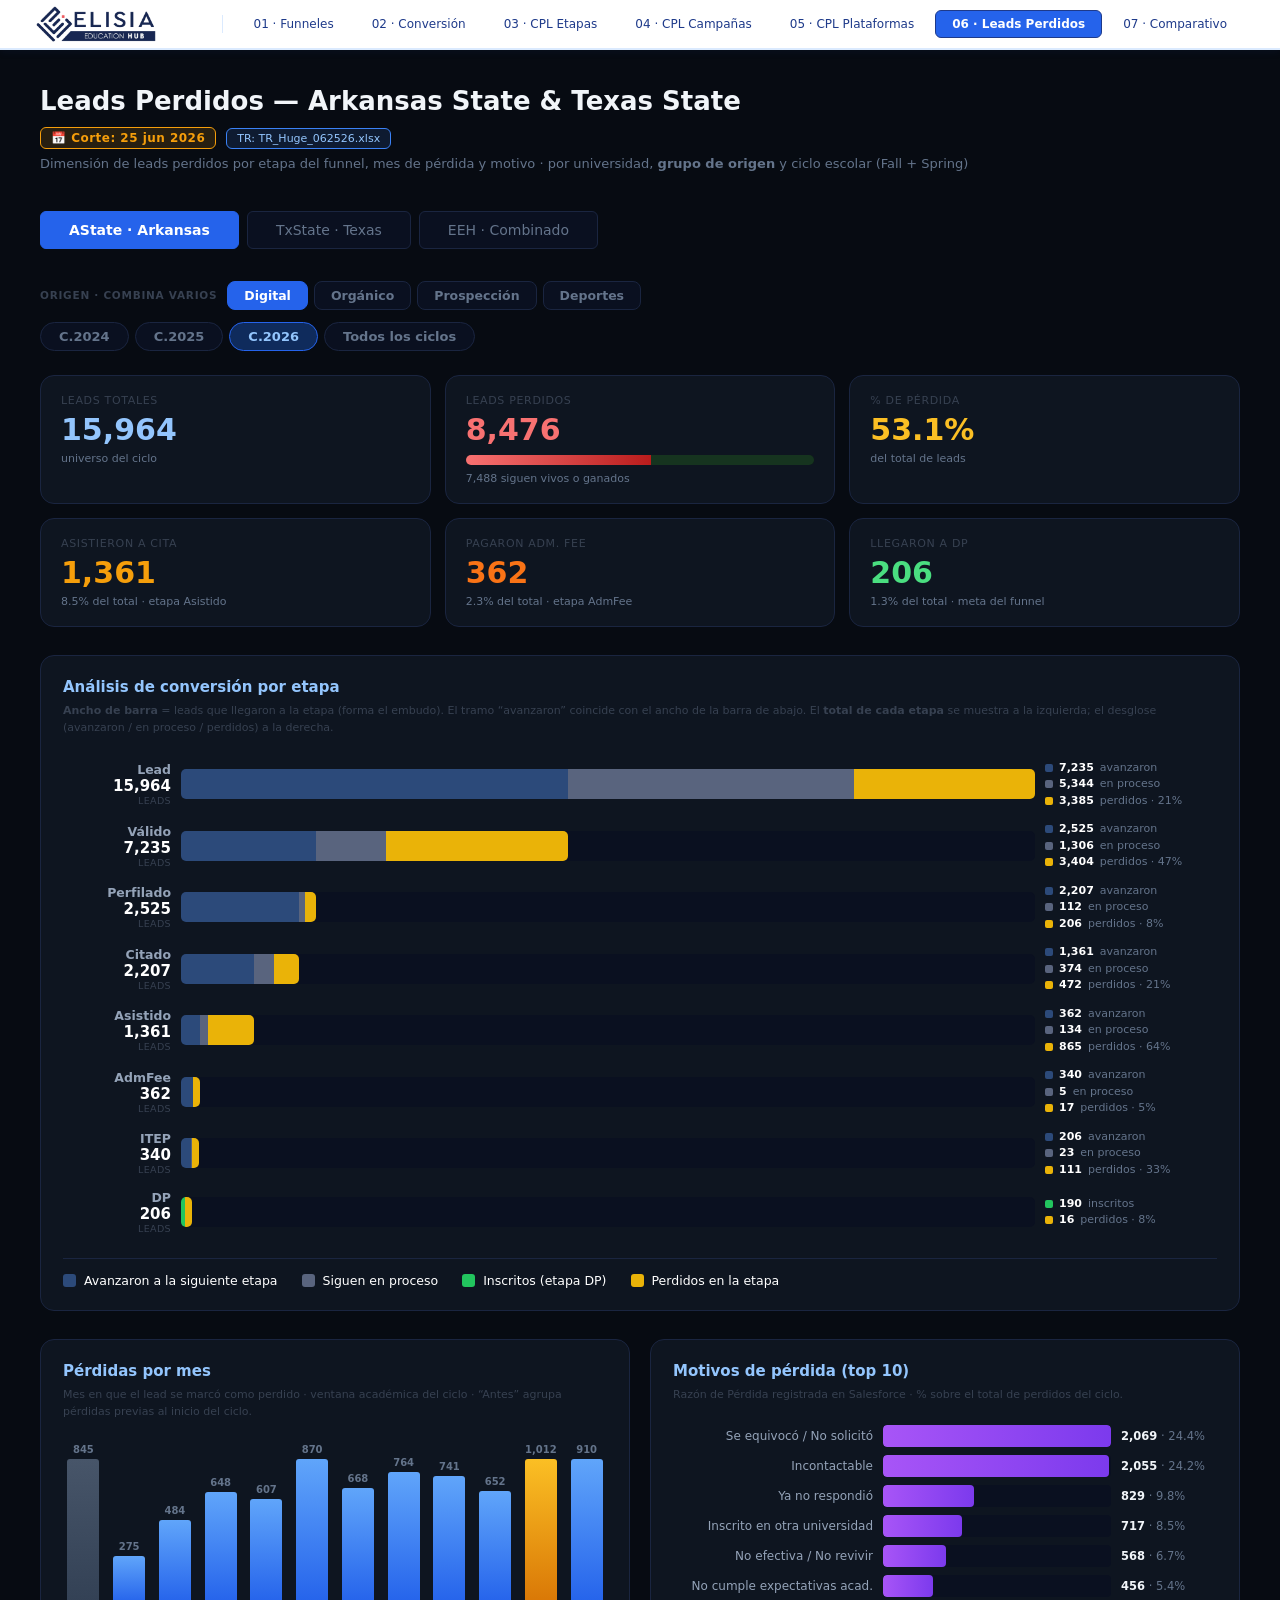
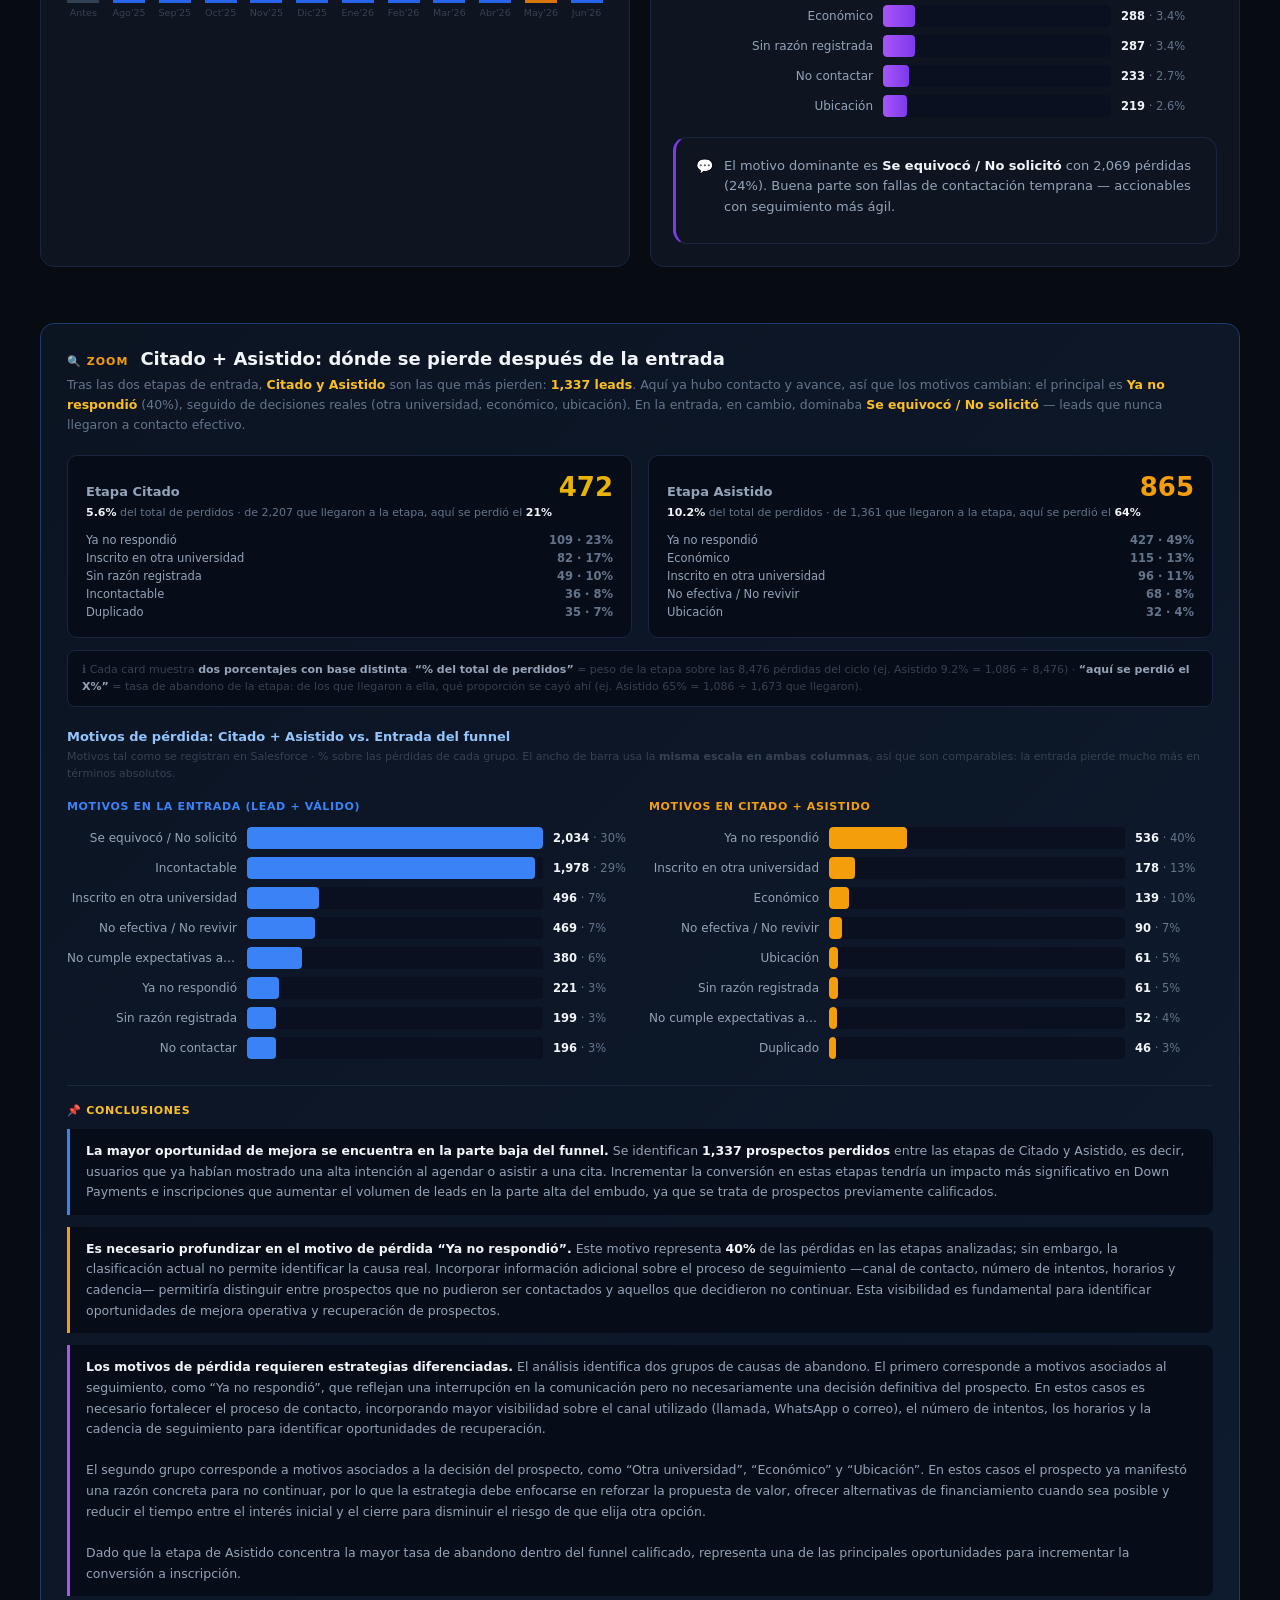
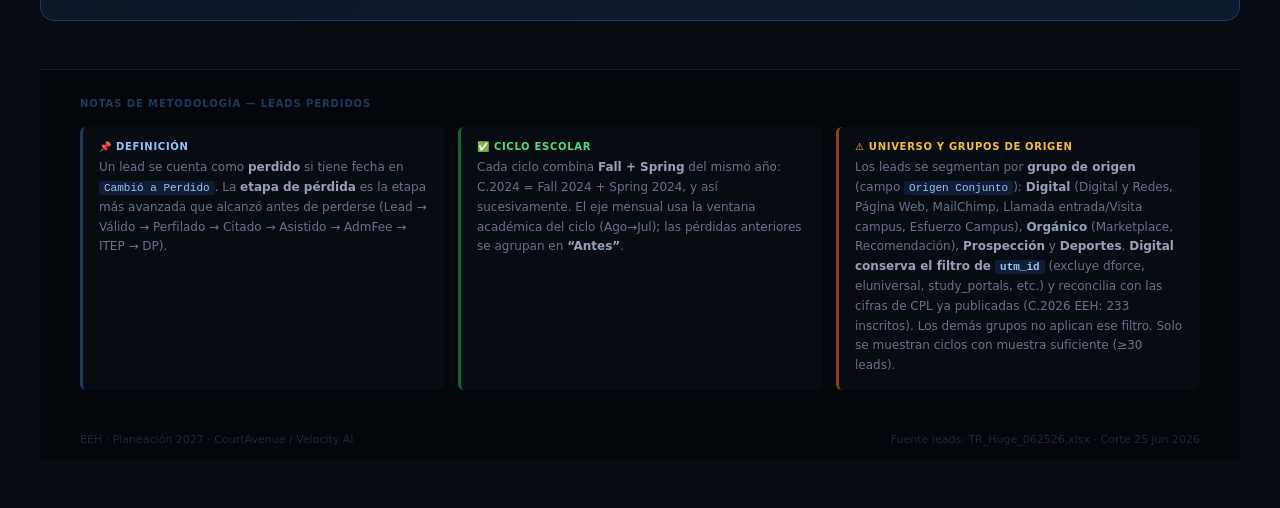
<file: leads_perdidos.html>
<!DOCTYPE html>
<html lang="es">
<head>
<meta charset="UTF-8">
<meta name="viewport" content="width=device-width, initial-scale=1">
<title>Leads Perdidos — AState & TxState</title>
<link rel="stylesheet" href="styles.css">
<style>
  /* evita micro-scroll horizontal / "baile" de la página */
  html, body { overflow-x: hidden; max-width: 100%; }
  .page-body { overflow-x: hidden; }

  /* ── KPIs dimensionamiento ── */
  .kpi-row { display:grid; grid-template-columns:repeat(3,1fr); gap:14px; margin-bottom:28px; }
  .kpi-card { background:var(--bg-card); border:1px solid var(--border); border-radius:var(--r-lg); padding:18px 20px; }
  .kpi-card .k-lbl { font-size:11px; color:var(--txt-dim); text-transform:uppercase; letter-spacing:.06em; margin-bottom:8px; }
  .kpi-card .k-val { font-size:30px; font-weight:800; line-height:1; }
  .kpi-card .k-sub { font-size:11px; color:var(--txt-muted); margin-top:7px; }
  .kpi-card.lead .k-val  { color:var(--blue-light); }
  .kpi-card.lost .k-val  { color:var(--red); }
  .kpi-card.rate .k-val  { color:var(--amber); }
  .kpi-card.asis .k-val  { color:#f59e0b; }
  .kpi-card.fee  .k-val  { color:#f97316; }
  .kpi-card.win  .k-val  { color:var(--green); }

  /* barra de proporción perdidos vs total */
  .prop-bar { height:10px; border-radius:5px; background:#0a1a0f; overflow:hidden; margin-top:10px; display:flex; }
  .prop-lost { background:linear-gradient(90deg,#f87171,#b91c1c); height:100%; }
  .prop-keep { background:#16341f; height:100%; }

  /* ── Grupo de origen pills ── */
  .gr-pills { display:flex; gap:6px; flex-wrap:wrap; margin-bottom:12px; align-items:center; }
  .gr-lead { font-size:10.5px; color:var(--txt-dim); text-transform:uppercase; letter-spacing:.07em; font-weight:700; margin-right:4px; }
  .gr-pill { padding:6px 16px; border-radius:8px; cursor:pointer; font-size:12.5px; font-weight:700;
             border:1px solid var(--border); background:var(--bg-panel); color:var(--txt-muted); transition:.15s; font-family:inherit; }
  .gr-pill:hover { border-color:var(--blue); color:var(--blue-light); }
  .gr-pill.active { background:var(--blue); color:#fff; border-color:var(--blue); }

  /* ── Cycle pills ── */
  .cy-pills { display:flex; gap:6px; flex-wrap:wrap; margin-bottom:24px; }
  .cy-pill { padding:6px 18px; border-radius:20px; cursor:pointer; font-size:13px; font-weight:600;
             border:1px solid var(--border); background:var(--bg-panel); color:var(--txt-muted); transition:.15s; font-family:inherit; }
  .cy-pill:hover { border-color:var(--blue); color:var(--blue-light); }
  .cy-pill.active { background:var(--blue-bg); color:var(--blue-light); border-color:var(--blue); }

  /* ── Etapa bars (embudo) ── */
  .stage-row { display:grid; grid-template-columns:108px 1fr 172px; align-items:center; gap:10px; padding:6px 0; }
  .stage-lbl { text-align:right; }
  .sl-name  { font-size:12.5px; color:var(--txt-secondary); font-weight:600; }
  .sl-total { font-size:15px; color:#fff; font-weight:800; line-height:1.2; }
  .sl-cap   { font-size:9.5px; color:var(--txt-dim); text-transform:uppercase; letter-spacing:.04em; }
  .stage-track { position:relative; height:30px; background:#0a1020; border-radius:5px; overflow:visible; }
  .stage-funnel { height:100%; display:flex; border-radius:5px; overflow:hidden; min-width:3px; transition:width .4s; }
  .seg-adv  { height:100%; background:#2c4a7a; }   /* avanzaron a la siguiente etapa (alinea con la barra de abajo) */
  .seg-act  { height:100%; background:#59647e; }   /* siguen en proceso (ni perdidos ni avanzados) */
  .seg-lost { height:100%; display:flex; align-items:center; justify-content:flex-end; padding-right:7px;
              font-size:11px; font-weight:800; color:#1c1c1c; min-width:2px; }   /* perdidos aquí (amarillo) */
  .lost-out { position:absolute; top:0; height:30px; display:flex; align-items:center;
              font-size:11px; font-weight:800; color:#eab308; white-space:nowrap; }   /* cifra perdidos en barras chicas */
  /* meta: 4 cifras por etapa */
  .stage-meta { text-align:left; }
  .sm-total { font-size:14px; font-weight:800; color:#fff; margin-bottom:2px; }
  .sm-total .sm-cap { font-size:10.5px; font-weight:600; color:var(--txt-muted); }
  .sm-row { display:flex; align-items:center; gap:6px; font-size:11px; line-height:1.5; }
  .sm-dot { width:8px; height:8px; border-radius:2px; flex-shrink:0; }
  .sm-n   { font-weight:700; color:#fff; }
  .sm-lbl { color:var(--txt-muted); }

  /* leyenda del embudo (debajo del gráfico) */
  .funnel-legend { display:flex; gap:24px; flex-wrap:wrap; margin-top:18px; padding-top:14px; border-top:1px solid var(--border); }
  .fl-i  { display:flex; align-items:center; gap:8px; font-size:12.5px; color:#fff; font-weight:500; }
  .fl-sq { width:13px; height:13px; border-radius:3px; flex-shrink:0; }

  /* ── Month bars (timeline) ── */
  .mon-chart { display:flex; align-items:flex-end; gap:5px; height:180px; padding:6px 0 0; }
  .mon-col { flex:1; display:flex; flex-direction:column; align-items:center; justify-content:flex-end; height:100%; gap:4px; min-width:0; }
  .mon-bar { width:78%; max-width:34px; background:linear-gradient(180deg,#60a5fa,#2563eb); border-radius:3px 3px 0 0; min-height:2px; transition:height .4s; }
  .mon-bar.antes { background:linear-gradient(180deg,#475569,#334155); }
  .mon-bar.peak  { background:linear-gradient(180deg,#fbbf24,#d97706); }
  .mon-val { font-size:10px; color:var(--txt-muted); font-weight:600; }
  .mon-lbl { font-size:9.5px; color:var(--txt-dim); white-space:nowrap; }

  /* ── Reason bars ── */
  .rsn-row { display:grid; grid-template-columns:200px 1fr 96px; align-items:center; gap:10px; padding:4px 0; }
  .rsn-lbl { font-size:12px; color:var(--txt-secondary); text-align:right; overflow:hidden; text-overflow:ellipsis; white-space:nowrap; }
  .rsn-track { height:22px; background:#0a1020; border-radius:4px; overflow:hidden; }
  .rsn-fill { height:100%; background:linear-gradient(90deg,#a855f7,#7c3aed); border-radius:4px; min-width:2px; transition:width .4s; }
  .rsn-meta { font-size:11.5px; color:var(--txt-muted); text-align:left; }
  .rsn-meta b { color:var(--txt-primary); }

  .col2 { display:grid; grid-template-columns:1fr 1fr; gap:20px; }

  /* ── ZOOM section ── */
  .zoom-wrap { background:linear-gradient(135deg,#0c1422,#0e1a2e); border:1px solid #1e3a6e;
               border-radius:var(--r-lg); padding:24px 26px; margin-top:28px; }
  .zoom-head { display:flex; align-items:baseline; gap:12px; flex-wrap:wrap; margin-bottom:6px; }
  .zoom-kick { font-size:11px; font-weight:700; color:#f59e0b; text-transform:uppercase; letter-spacing:.09em; }
  .zoom-ttl  { font-size:18px; font-weight:800; color:var(--txt-primary); }
  .zoom-sub  { font-size:12.5px; color:var(--txt-muted); margin-bottom:20px; line-height:1.6; }
  .zoom-sub b { color:#fbbf24; }

  .zmini-grid { display:grid; grid-template-columns:1fr 1fr; gap:16px; margin-bottom:22px; }
  .zmini { background:#070d18; border:1px solid var(--border); border-radius:var(--r); padding:16px 18px; }
  .zmini-top { display:flex; align-items:baseline; justify-content:space-between; margin-bottom:4px; }
  .zmini-name { font-size:13px; font-weight:700; color:var(--txt-secondary); }
  .zmini-big { font-size:26px; font-weight:800; }
  .zmini-meta { font-size:11px; color:var(--txt-muted); margin-bottom:12px; }
  .zmini-meta b { color:var(--txt-primary); }
  .zr { display:flex; align-items:center; gap:8px; font-size:11.5px; padding:2px 0; }
  .zr-dot { width:7px; height:7px; border-radius:2px; flex-shrink:0; }
  .zr-name { flex:1; color:var(--txt-secondary); overflow:hidden; text-overflow:ellipsis; white-space:nowrap; }
  .zr-val { color:var(--txt-muted); font-weight:600; }

  /* categoría stacked bar */
  .cat-block { margin-bottom:8px; }
  .cat-row-lbl { display:flex; justify-content:space-between; font-size:11.5px; margin-bottom:5px; }
  .cat-row-lbl .cl { color:var(--txt-secondary); font-weight:700; }
  .cat-row-lbl .cr { color:var(--txt-muted); }
  .cat-bar { display:flex; height:30px; border-radius:6px; overflow:hidden; background:#070d18; }
  .cat-seg { height:100%; display:flex; align-items:center; justify-content:center; font-size:10.5px;
             font-weight:700; color:#fff; min-width:0; overflow:hidden; white-space:nowrap; transition:width .4s; }
  .cat-legend { display:flex; gap:14px; flex-wrap:wrap; margin:12px 0 4px; }
  .cl-i { display:flex; align-items:center; gap:6px; font-size:11px; color:var(--txt-muted); }
  .cl-sq { width:11px; height:11px; border-radius:3px; }

  .zcmp { display:grid; grid-template-columns:1fr 1fr; gap:18px; margin-top:18px; }
  .zcmp-col-ttl { font-size:11px; font-weight:700; text-transform:uppercase; letter-spacing:.06em; margin-bottom:10px; }

  @media (max-width:900px){
    .kpi-row { grid-template-columns:1fr 1fr; }
    .col2 { grid-template-columns:1fr; }
    .stage-row { grid-template-columns:74px 1fr 150px; }
    .rsn-row { grid-template-columns:130px 1fr 80px; }
    .zmini-grid, .zcmp { grid-template-columns:1fr; }
  }
</style>
</head>
<body>

<nav class="site-nav" id="site-nav"></nav>

<div class="page-body">

<div class="page-header">
  <h1>Leads Perdidos — Arkansas State &amp; Texas State</h1>
  <div style="display:flex;align-items:center;gap:10px;margin:6px 0 4px;flex-wrap:wrap">
    <span id="corte-badge" style="background:#f59e0b22;border:1px solid #f59e0b;border-radius:6px;padding:3px 10px;font-size:12px;font-weight:700;color:#f59e0b;letter-spacing:.04em">📅 Corte: 25 jun 2026</span>
    <span id="tr-badge" style="background:#3b82f622;border:1px solid #3b82f6;border-radius:6px;padding:3px 10px;font-size:11px;color:#93c5fd">TR: TR_Huge_062526.xlsx</span>
  </div>
  <p class="sub" id="page-sub">Dimensión de leads perdidos por etapa del funnel, mes de pérdida y motivo · por universidad, <b>grupo de origen</b> y ciclo escolar (Fall + Spring)</p>
</div>

<div class="tabs">
  <div class="tab active" onclick="showUni('AState',this)">AState · Arkansas</div>
  <div class="tab" onclick="showUni('TxState',this)">TxState · Texas</div>
  <div class="tab" onclick="showUni('EEH',this)">EEH · Combinado</div>
</div>

<div class="gr-pills" id="gr-pills"></div>
<div class="cy-pills" id="cy-pills"></div>

<div id="content"></div>

<div class="page-notes">
  <p class="pn-title">Notas de metodología — Leads Perdidos</p>
  <div class="pn-grid">
    <div class="pn-item">
      <div class="pn-tag" style="color:#93c5fd">📌 Definición</div>
      <div class="pn-body">Un lead se cuenta como <strong>perdido</strong> si tiene fecha en <code>Cambió a Perdido</code>. La <strong>etapa de pérdida</strong> es la etapa más avanzada que alcanzó antes de perderse (Lead → Válido → Perfilado → Citado → Asistido → AdmFee → ITEP → DP).</div>
    </div>
    <div class="pn-item green">
      <div class="pn-tag" style="color:#4ade80">✅ Ciclo escolar</div>
      <div class="pn-body">Cada ciclo combina <strong>Fall + Spring</strong> del mismo año: C.2024 = Fall 2024 + Spring 2024, y así sucesivamente. El eje mensual usa la ventana académica del ciclo (Ago→Jul); las pérdidas anteriores se agrupan en <strong>“Antes”</strong>.</div>
    </div>
    <div class="pn-item amber">
      <div class="pn-tag" style="color:#fbbf24">⚠️ Universo y grupos de origen</div>
      <div class="pn-body">Los leads se segmentan por <strong>grupo de origen</strong> (campo <code>Origen Conjunto</code>): <strong>Digital</strong> (Digital y Redes, Página Web, MailChimp, Llamada entrada/Visita campus, Esfuerzo Campus), <strong>Orgánico</strong> (Marketplace, Recomendación), <strong>Prospección</strong> y <strong>Deportes</strong>. <strong>Digital conserva el filtro de <code>utm_id</code></strong> (excluye dforce, eluniversal, study_portals, etc.) y reconcilia con las cifras de CPL ya publicadas (C.2026 EEH: 233 inscritos). Los demás grupos no aplican ese filtro. Solo se muestran ciclos con muestra suficiente (≥30 leads).</div>
    </div>
  </div>
</div>

<div class="page-footer">
  <span>EEH · Planeación 2027 · CourtAvenue / Velocity AI</span>
  <span id="foot-src">Fuente leads: TR_Huge_062526.xlsx · Corte 25 jun 2026</span>
</div>

</div><!-- end .page-body -->

<script>
const CORTE_LABEL = '25 jun 2026';
const TR_FILE     = 'TR_Huge_062526.xlsx';

const SN = ['Lead','Válido','Perfilado','Citado','Asistido','AdmFee','ITEP','DP'];
// color por severidad: temprano (barato) azul → tardío (caro) rojo
const STAGE_COLOR = {
  'Lead':'#3b82f6','Válido':'#0ea5e9','Perfilado':'#14b8a6','Citado':'#eab308',
  'Asistido':'#f59e0b','AdmFee':'#f97316','ITEP':'#ef4444','DP':'#dc2626'
};
const LOST_COLOR = '#eab308';   // perdidos: mismo color (amarillo) en todas las etapas
const MES = {'01':'Ene','02':'Feb','03':'Mar','04':'Abr','05':'May','06':'Jun','07':'Jul','08':'Ago','09':'Sep','10':'Oct','11':'Nov','12':'Dic'};
function mlabel(k){ if(k==='__antes__') return 'Antes'; const p=k.split('-'); return MES[p[1]]+"'"+p[0].slice(2); }
function fmt(n){ return n.toLocaleString('es-MX'); }

const DATA = {"AState":{"Digital":{"C.2024":{"total":9628,"perdidos":7946,"pct_perdido":82.5,"by_stage":{"Lead":3043,"Válido":3222,"Perfilado":44,"Citado":696,"Asistido":751,"AdmFee":20,"ITEP":108,"DP":62},"cum_reached":{"Lead":9628,"Válido":6105,"Perfilado":1882,"Citado":1830,"Asistido":1129,"AdmFee":376,"ITEP":356,"DP":246},"by_month":{"__antes__":1384,"2023-08":413,"2023-09":485,"2023-10":441,"2023-11":434,"2023-12":361,"2024-01":491,"2024-02":591,"2024-03":681,"2024-04":521,"2024-05":616,"2024-06":572,"2024-07":675},"by_month_alta":{"__antes__":1224,"2023-08":330,"2023-09":357,"2023-10":321,"2023-11":363,"2023-12":275,"2024-01":388,"2024-02":500,"2024-03":537,"2024-04":383,"2024-05":485,"2024-06":427,"2024-07":516},"by_month_baja":{"__antes__":160,"2023-08":83,"2023-09":128,"2023-10":120,"2023-11":71,"2023-12":86,"2024-01":103,"2024-02":91,"2024-03":144,"2024-04":138,"2024-05":131,"2024-06":145,"2024-07":159},"split":{"alta_lost":6309,"baja_lost":1637,"alta_base":9628,"baja_base":1830},"by_reason":{"Incontactable":2175,"No efectiva / No revivir":1862,"Ya no respondió":1300,"Inscrito en otra universidad":581,"Económico":533,"No tenemos la carrera":306,"Sin perfil académico":283,"Ubicación":203,"No cumple expectativas acad.":180,"Sin perfil de inglés":161},"zoom":{"citado":{"lost":696,"reached":1830,"reasons":{"Ya no respondió":308,"Inscrito en otra universidad":94,"Incontactable":69,"Económico":48,"Ubicación":45}},"asistido":{"lost":751,"reached":1129,"reasons":{"Ya no respondió":268,"Económico":145,"Inscrito en otra universidad":118,"Ubicación":51,"No tenemos la carrera":40}},"mid_lost":1447,"entry_lost":6265,"mid_reasons":{"Ya no respondió":576,"Inscrito en otra universidad":212,"Económico":193,"Incontactable":106,"Ubicación":96,"No tenemos la carrera":72,"Sin perfil académico":63,"No cumple expectativas acad.":55},"entry_reasons":{"Incontactable":2064,"No efectiva / No revivir":1818,"Ya no respondió":682,"Inscrito en otra universidad":334,"Económico":313,"No tenemos la carrera":226,"Sin perfil académico":213,"Sin perfil de inglés":142}}},"C.2025":{"total":24799,"perdidos":11948,"pct_perdido":48.2,"by_stage":{"Lead":7051,"Válido":2996,"Perfilado":64,"Citado":717,"Asistido":955,"AdmFee":5,"ITEP":122,"DP":38},"cum_reached":{"Lead":24799,"Válido":7480,"Perfilado":2586,"Citado":2460,"Asistido":1369,"AdmFee":394,"ITEP":388,"DP":262},"by_month":{"__antes__":1105,"2024-08":209,"2024-09":278,"2024-10":739,"2024-11":728,"2024-12":1036,"2025-01":1180,"2025-02":1072,"2025-03":1622,"2025-04":979,"2025-05":681,"2025-06":687,"2025-07":1000},"by_month_alta":{"__antes__":955,"2024-08":171,"2024-09":254,"2024-10":636,"2024-11":671,"2024-12":976,"2025-01":1049,"2025-02":1000,"2025-03":1378,"2025-04":771,"2025-05":453,"2025-06":501,"2025-07":795},"by_month_baja":{"__antes__":150,"2024-08":38,"2024-09":24,"2024-10":103,"2024-11":57,"2024-12":60,"2025-01":131,"2025-02":72,"2025-03":244,"2025-04":208,"2025-05":228,"2025-06":186,"2025-07":205},"split":{"alta_lost":10111,"baja_lost":1837,"alta_base":24799,"baja_base":2460},"by_reason":{"No efectiva / No revivir":6265,"Incontactable":1363,"Inscrito en otra universidad":973,"Ya no respondió":730,"Sin razón registrada":590,"Económico":358,"Sin perfil académico":337,"No cumple expectativas acad.":296,"Ubicación":248,"No tenemos la carrera":232},"zoom":{"citado":{"lost":717,"reached":2460,"reasons":{"Inscrito en otra universidad":180,"Ya no respondió":166,"No efectiva / No revivir":96,"Sin razón registrada":64,"Incontactable":49}},"asistido":{"lost":955,"reached":1369,"reasons":{"Ya no respondió":337,"Inscrito en otra universidad":243,"Económico":100,"No efectiva / No revivir":95,"Ubicación":49}},"mid_lost":1672,"entry_lost":10047,"mid_reasons":{"Ya no respondió":503,"Inscrito en otra universidad":423,"No efectiva / No revivir":191,"Económico":138,"Ubicación":93,"Incontactable":74,"Sin razón registrada":69,"No tenemos la carrera":60},"entry_reasons":{"No efectiva / No revivir":6054,"Incontactable":1286,"Inscrito en otra universidad":500,"Sin razón registrada":478,"Sin perfil académico":300,"No cumple expectativas acad.":238,"Económico":191,"Ya no respondió":189}}},"C.2026":{"total":15964,"perdidos":8476,"pct_perdido":53.1,"by_stage":{"Lead":3385,"Válido":3404,"Perfilado":206,"Citado":472,"Asistido":865,"AdmFee":17,"ITEP":111,"DP":16},"cum_reached":{"Lead":15964,"Válido":7235,"Perfilado":2525,"Citado":2207,"Asistido":1361,"AdmFee":362,"ITEP":340,"DP":206},"by_month":{"__antes__":845,"2025-08":275,"2025-09":484,"2025-10":648,"2025-11":607,"2025-12":870,"2026-01":668,"2026-02":764,"2026-03":741,"2026-04":652,"2026-05":1012,"2026-06":910},"by_month_alta":{"__antes__":720,"2025-08":240,"2025-09":429,"2025-10":509,"2025-11":515,"2025-12":725,"2026-01":537,"2026-02":641,"2026-03":638,"2026-04":439,"2026-05":820,"2026-06":782},"by_month_baja":{"__antes__":125,"2025-08":35,"2025-09":55,"2025-10":139,"2025-11":92,"2025-12":145,"2026-01":131,"2026-02":123,"2026-03":103,"2026-04":213,"2026-05":192,"2026-06":128},"split":{"alta_lost":6995,"baja_lost":1481,"alta_base":15964,"baja_base":2207},"by_reason":{"Se equivocó / No solicitó":2069,"Incontactable":2055,"Ya no respondió":829,"Inscrito en otra universidad":717,"No efectiva / No revivir":568,"No cumple expectativas acad.":456,"Económico":288,"Sin razón registrada":287,"No contactar":233,"Ubicación":219},"zoom":{"citado":{"lost":472,"reached":2207,"reasons":{"Ya no respondió":109,"Inscrito en otra universidad":82,"Sin razón registrada":49,"Incontactable":36,"Duplicado":35}},"asistido":{"lost":865,"reached":1361,"reasons":{"Ya no respondió":427,"Económico":115,"Inscrito en otra universidad":96,"No efectiva / No revivir":68,"Ubicación":32}},"mid_lost":1337,"entry_lost":6789,"mid_reasons":{"Ya no respondió":536,"Inscrito en otra universidad":178,"Económico":139,"No efectiva / No revivir":90,"Ubicación":61,"Sin razón registrada":61,"No cumple expectativas acad.":52,"Duplicado":46},"entry_reasons":{"Se equivocó / No solicitó":2034,"Incontactable":1978,"Inscrito en otra universidad":496,"No efectiva / No revivir":469,"No cumple expectativas acad.":380,"Ya no respondió":221,"Sin razón registrada":199,"No contactar":196}}},"Todos":{"total":50391,"perdidos":28370,"pct_perdido":56.3,"by_stage":{"Lead":13479,"Válido":9622,"Perfilado":314,"Citado":1885,"Asistido":2571,"AdmFee":42,"ITEP":341,"DP":116},"cum_reached":{"Lead":50391,"Válido":20820,"Perfilado":6993,"Citado":6497,"Asistido":3859,"AdmFee":1132,"ITEP":1084,"DP":714},"by_month":{"2018-04":2,"2018-05":1,"2018-06":1,"2018-07":2,"2018-12":1,"2019-06":1,"2019-07":2,"2019-09":2,"2019-10":2,"2019-11":1,"2020-02":2,"2020-03":8,"2020-04":5,"2020-05":6,"2020-06":4,"2020-07":4,"2020-08":4,"2020-09":2,"2020-10":2,"2020-11":6,"2020-12":3,"2021-01":5,"2021-02":3,"2021-03":4,"2021-04":1,"2021-05":1,"2021-06":1,"2021-07":5,"2021-08":5,"2021-09":3,"2021-10":8,"2021-11":11,"2021-12":9,"2022-01":18,"2022-02":11,"2022-03":9,"2022-04":9,"2022-05":6,"2022-06":11,"2022-07":13,"2022-08":16,"2022-09":9,"2022-10":6,"2022-11":13,"2022-12":10,"2023-01":15,"2023-02":10,"2023-03":17,"2023-04":83,"2023-05":314,"2023-06":435,"2023-07":495,"2023-08":448,"2023-09":502,"2023-10":476,"2023-11":464,"2023-12":378,"2024-01":547,"2024-02":670,"2024-03":1081,"2024-04":586,"2024-05":689,"2024-06":639,"2024-07":741,"2024-08":392,"2024-09":331,"2024-10":832,"2024-11":816,"2024-12":1082,"2025-01":1248,"2025-02":1128,"2025-03":1648,"2025-04":1017,"2025-05":767,"2025-06":813,"2025-07":1190,"2025-08":741,"2025-09":535,"2025-10":698,"2025-11":617,"2025-12":896,"2026-01":689,"2026-02":768,"2026-03":743,"2026-04":656,"2026-05":1013,"2026-06":912},"by_month_alta":{"2018-04":2,"2018-06":1,"2018-07":2,"2018-12":1,"2019-06":1,"2019-07":2,"2019-09":2,"2019-10":2,"2019-11":1,"2020-02":2,"2020-03":7,"2020-04":5,"2020-05":6,"2020-06":4,"2020-07":2,"2020-08":3,"2020-09":1,"2020-10":2,"2020-11":6,"2020-12":3,"2021-01":4,"2021-02":3,"2021-03":2,"2021-06":1,"2021-07":3,"2021-08":4,"2021-09":3,"2021-10":7,"2021-11":11,"2021-12":9,"2022-01":14,"2022-02":8,"2022-03":8,"2022-04":7,"2022-05":3,"2022-06":10,"2022-07":11,"2022-08":14,"2022-09":7,"2022-10":5,"2022-11":10,"2022-12":8,"2023-01":13,"2023-02":6,"2023-03":12,"2023-04":78,"2023-05":287,"2023-06":373,"2023-07":443,"2023-08":363,"2023-09":373,"2023-10":353,"2023-11":391,"2023-12":289,"2024-01":442,"2024-02":570,"2024-03":925,"2024-04":436,"2024-05":526,"2024-06":473,"2024-07":551,"2024-08":282,"2024-09":305,"2024-10":724,"2024-11":756,"2024-12":1022,"2025-01":1112,"2025-02":1054,"2025-03":1400,"2025-04":797,"2025-05":520,"2025-06":595,"2025-07":957,"2025-08":592,"2025-09":475,"2025-10":552,"2025-11":524,"2025-12":751,"2026-01":554,"2026-02":645,"2026-03":639,"2026-04":443,"2026-05":821,"2026-06":784},"by_month_baja":{"2018-05":1,"2020-03":1,"2020-07":2,"2020-08":1,"2020-09":1,"2021-01":1,"2021-03":2,"2021-04":1,"2021-05":1,"2021-07":2,"2021-08":1,"2021-10":1,"2022-01":4,"2022-02":3,"2022-03":1,"2022-04":2,"2022-05":3,"2022-06":1,"2022-07":2,"2022-08":2,"2022-09":2,"2022-10":1,"2022-11":3,"2022-12":2,"2023-01":2,"2023-02":4,"2023-03":5,"2023-04":5,"2023-05":27,"2023-06":62,"2023-07":52,"2023-08":85,"2023-09":129,"2023-10":123,"2023-11":73,"2023-12":89,"2024-01":105,"2024-02":100,"2024-03":156,"2024-04":150,"2024-05":163,"2024-06":166,"2024-07":190,"2024-08":110,"2024-09":26,"2024-10":108,"2024-11":60,"2024-12":60,"2025-01":136,"2025-02":74,"2025-03":248,"2025-04":220,"2025-05":247,"2025-06":218,"2025-07":233,"2025-08":149,"2025-09":60,"2025-10":146,"2025-11":93,"2025-12":145,"2026-01":135,"2026-02":123,"2026-03":104,"2026-04":213,"2026-05":192,"2026-06":128},"split":{"alta_lost":23415,"baja_lost":4955,"alta_base":50391,"baja_base":6497},"by_reason":{"No efectiva / No revivir":8695,"Incontactable":5593,"Ya no respondió":2859,"Inscrito en otra universidad":2271,"Se equivocó / No solicitó":2155,"Económico":1179,"Sin razón registrada":1026,"No cumple expectativas acad.":932,"No tenemos la carrera":677,"Sin perfil académico":673},"zoom":{"citado":{"lost":1885,"reached":6497,"reasons":{"Ya no respondió":583,"Inscrito en otra universidad":356,"Incontactable":154,"No efectiva / No revivir":152,"Sin razón registrada":122}},"asistido":{"lost":2571,"reached":3859,"reasons":{"Ya no respondió":1032,"Inscrito en otra universidad":457,"Económico":360,"No efectiva / No revivir":165,"Ubicación":132}},"mid_lost":4456,"entry_lost":23101,"mid_reasons":{"Ya no respondió":1615,"Inscrito en otra universidad":813,"Económico":470,"No efectiva / No revivir":317,"Ubicación":250,"Incontactable":222,"No tenemos la carrera":163,"No cumple expectativas acad.":158},"entry_reasons":{"No efectiva / No revivir":8341,"Incontactable":5328,"Se equivocó / No solicitó":2120,"Inscrito en otra universidad":1330,"Ya no respondió":1092,"Sin razón registrada":749,"No cumple expectativas acad.":736,"Económico":602}}}},"Orgánico":{"C.2024":{"total":2661,"perdidos":2029,"pct_perdido":76.2,"by_stage":{"Lead":956,"Válido":864,"Perfilado":6,"Citado":89,"Asistido":86,"AdmFee":1,"ITEP":25,"DP":2},"cum_reached":{"Lead":2661,"Válido":1312,"Perfilado":256,"Citado":249,"Asistido":160,"AdmFee":74,"ITEP":73,"DP":48},"by_month":{"__antes__":15,"2023-08":19,"2023-09":42,"2023-10":48,"2023-11":75,"2023-12":66,"2024-01":147,"2024-02":268,"2024-03":192,"2024-04":162,"2024-05":285,"2024-06":306,"2024-07":292},"by_month_alta":{"__antes__":6,"2023-08":14,"2023-09":40,"2023-10":44,"2023-11":69,"2023-12":57,"2024-01":129,"2024-02":248,"2024-03":165,"2024-04":136,"2024-05":268,"2024-06":285,"2024-07":262},"by_month_baja":{"__antes__":9,"2023-08":5,"2023-09":2,"2023-10":4,"2023-11":6,"2023-12":9,"2024-01":18,"2024-02":20,"2024-03":27,"2024-04":26,"2024-05":17,"2024-06":21,"2024-07":30},"split":{"alta_lost":1826,"baja_lost":203,"alta_base":2661,"baja_base":249},"by_reason":{"No efectiva / No revivir":744,"Incontactable":684,"Ya no respondió":188,"Inscrito en otra universidad":152,"Económico":83,"No tenemos la carrera":39,"Ubicación":35,"No cumple expectativas acad.":33,"Sin perfil académico":28,"Sin perfil de inglés":21},"zoom":{"citado":{"lost":89,"reached":249,"reasons":{"Ya no respondió":39,"Inscrito en otra universidad":15,"Incontactable":12,"No efectiva / No revivir":9,"Ubicación":4}},"asistido":{"lost":86,"reached":160,"reasons":{"Ya no respondió":29,"Inscrito en otra universidad":18,"Económico":13,"Incontactable":8,"No tenemos la carrera":8}},"mid_lost":175,"entry_lost":1820,"mid_reasons":{"Ya no respondió":68,"Inscrito en otra universidad":33,"Incontactable":20,"Económico":16,"No efectiva / No revivir":10,"No tenemos la carrera":10,"Ubicación":8,"Sin perfil académico":5},"entry_reasons":{"No efectiva / No revivir":730,"Incontactable":664,"Ya no respondió":114,"Inscrito en otra universidad":112,"Económico":61,"No cumple expectativas acad.":31,"No tenemos la carrera":28,"Ubicación":25}}},"C.2025":{"total":478,"perdidos":312,"pct_perdido":65.3,"by_stage":{"Lead":46,"Válido":80,"Perfilado":1,"Citado":50,"Asistido":113,"AdmFee":2,"ITEP":17,"DP":3},"cum_reached":{"Lead":478,"Válido":386,"Perfilado":265,"Citado":263,"Asistido":185,"AdmFee":68,"ITEP":66,"DP":48},"by_month":{"__antes__":68,"2024-08":23,"2024-09":11,"2024-10":21,"2024-11":14,"2024-12":13,"2025-01":20,"2025-02":12,"2025-03":36,"2025-04":35,"2025-05":14,"2025-06":24,"2025-07":9},"by_month_alta":{"__antes__":50,"2024-08":14,"2024-09":8,"2024-10":6,"2024-11":6,"2024-12":6,"2025-01":10,"2025-02":2,"2025-03":9,"2025-04":6,"2025-05":1,"2025-06":4,"2025-07":0},"by_month_baja":{"__antes__":18,"2024-08":9,"2024-09":3,"2024-10":15,"2024-11":8,"2024-12":7,"2025-01":10,"2025-02":10,"2025-03":27,"2025-04":29,"2025-05":13,"2025-06":20,"2025-07":9},"split":{"alta_lost":127,"baja_lost":185,"alta_base":478,"baja_base":263},"by_reason":{"Ya no respondió":76,"Inscrito en otra universidad":52,"No efectiva / No revivir":51,"Incontactable":38,"Económico":27,"No tenemos la carrera":17,"Sin razón registrada":13,"Ubicación":12,"Sin perfil académico":10,"No cumple expectativas acad.":8},"zoom":{"citado":{"lost":50,"reached":263,"reasons":{"Inscrito en otra universidad":15,"Ya no respondió":14,"No efectiva / No revivir":8,"Sin perfil académico":3,"Económico":2}},"asistido":{"lost":113,"reached":185,"reasons":{"Ya no respondió":42,"Inscrito en otra universidad":19,"Económico":12,"No tenemos la carrera":9,"No efectiva / No revivir":8}},"mid_lost":163,"entry_lost":126,"mid_reasons":{"Ya no respondió":56,"Inscrito en otra universidad":34,"No efectiva / No revivir":16,"Económico":14,"No tenemos la carrera":10,"Sin perfil académico":8,"Ubicación":8,"Incontactable":7},"entry_reasons":{"No efectiva / No revivir":33,"Incontactable":29,"Inscrito en otra universidad":16,"Ya no respondió":12,"Económico":9,"Sin razón registrada":8,"No tenemos la carrera":7,"No cumple expectativas acad.":4}}},"C.2026":{"total":258,"perdidos":157,"pct_perdido":60.9,"by_stage":{"Lead":23,"Válido":13,"Perfilado":1,"Citado":15,"Asistido":87,"AdmFee":1,"ITEP":15,"DP":2},"cum_reached":{"Lead":258,"Válido":209,"Perfilado":180,"Citado":178,"Asistido":150,"AdmFee":50,"ITEP":48,"DP":29},"by_month":{"__antes__":31,"2025-08":6,"2025-09":4,"2025-10":15,"2025-11":13,"2025-12":16,"2026-01":7,"2026-02":12,"2026-03":12,"2026-04":15,"2026-05":14,"2026-06":12},"by_month_alta":{"__antes__":16,"2025-08":4,"2025-09":2,"2025-10":0,"2025-11":1,"2025-12":3,"2026-01":0,"2026-02":3,"2026-03":1,"2026-04":1,"2026-05":2,"2026-06":4},"by_month_baja":{"__antes__":15,"2025-08":2,"2025-09":2,"2025-10":15,"2025-11":12,"2025-12":13,"2026-01":7,"2026-02":9,"2026-03":11,"2026-04":14,"2026-05":12,"2026-06":8},"split":{"alta_lost":37,"baja_lost":120,"alta_base":258,"baja_base":178},"by_reason":{"Ya no respondió":60,"Inscrito en otra universidad":20,"No efectiva / No revivir":17,"Económico":16,"Incontactable":11,"No tenemos la carrera":8,"Duplicado":5,"Ciclo futuro":5,"Sin razón registrada":5,"Ubicación":4},"zoom":{"citado":{"lost":15,"reached":178,"reasons":{"Ya no respondió":7,"Inscrito en otra universidad":3,"No contactar":1,"No efectiva / No revivir":1,"Económico":1}},"asistido":{"lost":87,"reached":150,"reasons":{"Ya no respondió":43,"Económico":12,"No efectiva / No revivir":11,"Inscrito en otra universidad":10,"No tenemos la carrera":7}},"mid_lost":102,"entry_lost":36,"mid_reasons":{"Ya no respondió":50,"Inscrito en otra universidad":13,"Económico":13,"No efectiva / No revivir":12,"No tenemos la carrera":7,"Ciclo futuro":2,"Sin razón registrada":2,"No contactar":1},"entry_reasons":{"Incontactable":10,"Ya no respondió":5,"No efectiva / No revivir":5,"Duplicado":4,"Inscrito en otra universidad":4,"Ciclo futuro":2,"Mensaje inapropiado":2,"No tenemos la carrera":1}}},"Todos":{"total":3397,"perdidos":2498,"pct_perdido":73.5,"by_stage":{"Lead":1025,"Válido":957,"Perfilado":8,"Citado":154,"Asistido":286,"AdmFee":4,"ITEP":57,"DP":7},"cum_reached":{"Lead":3397,"Válido":1907,"Perfilado":701,"Citado":690,"Asistido":495,"AdmFee":192,"ITEP":187,"DP":125},"by_month":{"2020-09":1,"2023-05":1,"2023-06":3,"2023-07":10,"2023-08":20,"2023-09":43,"2023-10":52,"2023-11":75,"2023-12":69,"2024-01":151,"2024-02":268,"2024-03":195,"2024-04":172,"2024-05":298,"2024-06":319,"2024-07":314,"2024-08":86,"2024-09":21,"2024-10":40,"2024-11":27,"2024-12":25,"2025-01":22,"2025-02":13,"2025-03":38,"2025-04":36,"2025-05":16,"2025-06":30,"2025-07":14,"2025-08":16,"2025-09":4,"2025-10":15,"2025-11":14,"2025-12":16,"2026-01":7,"2026-02":12,"2026-03":12,"2026-04":15,"2026-05":15,"2026-06":13},"by_month_alta":{"2020-09":1,"2023-05":1,"2023-06":1,"2023-07":3,"2023-08":15,"2023-09":41,"2023-10":47,"2023-11":69,"2023-12":60,"2024-01":133,"2024-02":248,"2024-03":167,"2024-04":143,"2024-05":278,"2024-06":291,"2024-07":281,"2024-08":69,"2024-09":18,"2024-10":24,"2024-11":19,"2024-12":17,"2025-01":12,"2025-02":3,"2025-03":11,"2025-04":6,"2025-05":1,"2025-06":4,"2025-08":7,"2025-09":2,"2025-11":2,"2025-12":3,"2026-02":3,"2026-03":1,"2026-04":1,"2026-05":3,"2026-06":5},"by_month_baja":{"2023-06":2,"2023-07":7,"2023-08":5,"2023-09":2,"2023-10":5,"2023-11":6,"2023-12":9,"2024-01":18,"2024-02":20,"2024-03":28,"2024-04":29,"2024-05":20,"2024-06":28,"2024-07":33,"2024-08":17,"2024-09":3,"2024-10":16,"2024-11":8,"2024-12":8,"2025-01":10,"2025-02":10,"2025-03":27,"2025-04":30,"2025-05":15,"2025-06":26,"2025-07":14,"2025-08":9,"2025-09":2,"2025-10":15,"2025-11":12,"2025-12":13,"2026-01":7,"2026-02":9,"2026-03":11,"2026-04":14,"2026-05":12,"2026-06":8},"split":{"alta_lost":1990,"baja_lost":508,"alta_base":3397,"baja_base":690},"by_reason":{"No efectiva / No revivir":812,"Incontactable":733,"Ya no respondió":324,"Inscrito en otra universidad":224,"Económico":126,"No tenemos la carrera":64,"Ubicación":51,"No cumple expectativas acad.":41,"Sin perfil académico":38,"Sin razón registrada":25},"zoom":{"citado":{"lost":154,"reached":690,"reasons":{"Ya no respondió":60,"Inscrito en otra universidad":33,"No efectiva / No revivir":18,"Incontactable":13,"Económico":6}},"asistido":{"lost":286,"reached":495,"reasons":{"Ya no respondió":114,"Inscrito en otra universidad":47,"Económico":37,"No tenemos la carrera":24,"No efectiva / No revivir":20}},"mid_lost":440,"entry_lost":1982,"mid_reasons":{"Ya no respondió":174,"Inscrito en otra universidad":80,"Económico":43,"No efectiva / No revivir":38,"Incontactable":28,"No tenemos la carrera":27,"Ubicación":17,"Sin perfil académico":13},"entry_reasons":{"No efectiva / No revivir":768,"Incontactable":703,"Inscrito en otra universidad":132,"Ya no respondió":131,"Económico":71,"No tenemos la carrera":36,"No cumple expectativas acad.":35,"Ubicación":29}}}},"Prospección":{"C.2024":{"total":16105,"perdidos":12175,"pct_perdido":75.6,"by_stage":{"Lead":4498,"Válido":6411,"Perfilado":30,"Citado":518,"Asistido":601,"AdmFee":1,"ITEP":74,"DP":42},"cum_reached":{"Lead":16105,"Válido":8618,"Perfilado":1361,"Citado":1326,"Asistido":800,"AdmFee":197,"ITEP":196,"DP":119},"by_month":{"__antes__":1118,"2023-08":902,"2023-09":1121,"2023-10":1176,"2023-11":950,"2023-12":1169,"2024-01":813,"2024-02":551,"2024-03":767,"2024-04":625,"2024-05":1256,"2024-06":1012,"2024-07":542},"by_month_alta":{"__antes__":1049,"2023-08":850,"2023-09":1055,"2023-10":1072,"2023-11":849,"2023-12":1086,"2024-01":651,"2024-02":447,"2024-03":589,"2024-04":515,"2024-05":1198,"2024-06":944,"2024-07":493},"by_month_baja":{"__antes__":69,"2023-08":52,"2023-09":66,"2023-10":104,"2023-11":101,"2023-12":83,"2024-01":162,"2024-02":104,"2024-03":178,"2024-04":110,"2024-05":58,"2024-06":68,"2024-07":49},"split":{"alta_lost":10939,"baja_lost":1236,"alta_base":16105,"baja_base":1326},"by_reason":{"Incontactable":3555,"Inscrito en otra universidad":2375,"No efectiva / No revivir":1757,"Ya no respondió":1347,"No tenemos la carrera":1238,"Ubicación":799,"Económico":605,"No cumple expectativas acad.":202,"Sin perfil académico":117,"Sin razón registrada":84},"zoom":{"citado":{"lost":518,"reached":1326,"reasons":{"Ya no respondió":203,"Inscrito en otra universidad":98,"Económico":47,"Ubicación":38,"No tenemos la carrera":35}},"asistido":{"lost":601,"reached":800,"reasons":{"Ya no respondió":186,"Económico":113,"Inscrito en otra universidad":84,"Ubicación":58,"No tenemos la carrera":54}},"mid_lost":1119,"entry_lost":10909,"mid_reasons":{"Ya no respondió":389,"Inscrito en otra universidad":182,"Económico":160,"Ubicación":96,"No tenemos la carrera":89,"Incontactable":72,"Sin perfil académico":43,"No cumple expectativas acad.":31},"entry_reasons":{"Incontactable":3483,"Inscrito en otra universidad":2167,"No efectiva / No revivir":1720,"No tenemos la carrera":1143,"Ya no respondió":942,"Ubicación":695,"Económico":423,"No cumple expectativas acad.":165}}},"C.2025":{"total":16000,"perdidos":8874,"pct_perdido":55.5,"by_stage":{"Lead":3548,"Válido":3716,"Perfilado":49,"Citado":651,"Asistido":792,"AdmFee":9,"ITEP":77,"DP":32},"cum_reached":{"Lead":16000,"Válido":6886,"Perfilado":2068,"Citado":1985,"Asistido":1038,"AdmFee":226,"ITEP":217,"DP":140},"by_month":{"__antes__":1281,"2024-08":263,"2024-09":86,"2024-10":324,"2024-11":543,"2024-12":608,"2025-01":528,"2025-02":324,"2025-03":1386,"2025-04":1729,"2025-05":694,"2025-06":278,"2025-07":547},"by_month_alta":{"__antes__":1137,"2024-08":232,"2024-09":59,"2024-10":231,"2024-11":480,"2024-12":552,"2025-01":403,"2025-02":274,"2025-03":1137,"2025-04":1533,"2025-05":476,"2025-06":149,"2025-07":426},"by_month_baja":{"__antes__":144,"2024-08":31,"2024-09":27,"2024-10":93,"2024-11":63,"2024-12":56,"2025-01":125,"2025-02":50,"2025-03":249,"2025-04":196,"2025-05":218,"2025-06":129,"2025-07":121},"split":{"alta_lost":7313,"baja_lost":1561,"alta_base":16000,"baja_base":1985},"by_reason":{"Inscrito en otra universidad":2733,"Incontactable":1531,"No efectiva / No revivir":1432,"Ya no respondió":797,"Ubicación":657,"No tenemos la carrera":578,"Sin razón registrada":474,"Económico":335,"No cumple expectativas acad.":148,"Ciclo futuro":61},"zoom":{"citado":{"lost":651,"reached":1985,"reasons":{"Inscrito en otra universidad":223,"Ya no respondió":133,"No efectiva / No revivir":91,"Ubicación":47,"Sin razón registrada":41}},"asistido":{"lost":792,"reached":1038,"reasons":{"Ya no respondió":261,"Inscrito en otra universidad":214,"Económico":80,"No efectiva / No revivir":75,"No tenemos la carrera":43}},"mid_lost":1443,"entry_lost":7264,"mid_reasons":{"Inscrito en otra universidad":437,"Ya no respondió":394,"No efectiva / No revivir":166,"Económico":115,"Ubicación":80,"No tenemos la carrera":71,"Incontactable":60,"No cumple expectativas acad.":45},"entry_reasons":{"Inscrito en otra universidad":2252,"Incontactable":1465,"No efectiva / No revivir":1257,"Ubicación":564,"No tenemos la carrera":498,"Sin razón registrada":394,"Ya no respondió":382,"Económico":201}}},"C.2026":{"total":15858,"perdidos":8148,"pct_perdido":51.4,"by_stage":{"Lead":3443,"Válido":3062,"Perfilado":247,"Citado":478,"Asistido":810,"AdmFee":4,"ITEP":89,"DP":15},"cum_reached":{"Lead":15858,"Válido":6497,"Perfilado":2184,"Citado":1835,"Asistido":1157,"AdmFee":249,"ITEP":241,"DP":131},"by_month":{"__antes__":797,"2025-08":303,"2025-09":335,"2025-10":493,"2025-11":516,"2025-12":539,"2026-01":973,"2026-02":856,"2026-03":752,"2026-04":574,"2026-05":1245,"2026-06":765},"by_month_alta":{"__antes__":673,"2025-08":265,"2025-09":286,"2025-10":343,"2025-11":428,"2025-12":406,"2026-01":831,"2026-02":719,"2026-03":643,"2026-04":450,"2026-05":1072,"2026-06":636},"by_month_baja":{"__antes__":124,"2025-08":38,"2025-09":49,"2025-10":150,"2025-11":88,"2025-12":133,"2026-01":142,"2026-02":137,"2026-03":109,"2026-04":124,"2026-05":173,"2026-06":129},"split":{"alta_lost":6752,"baja_lost":1396,"alta_base":15858,"baja_base":1835},"by_reason":{"Incontactable":2223,"Inscrito en otra universidad":1802,"Ya no respondió":907,"Ubicación":648,"No tenemos la carrera":610,"Sin razón registrada":397,"No efectiva / No revivir":324,"Duplicado":297,"Económico":260,"No contactar":210},"zoom":{"citado":{"lost":478,"reached":1835,"reasons":{"Inscrito en otra universidad":138,"Ya no respondió":91,"Ubicación":46,"No tenemos la carrera":41,"Sin razón registrada":38}},"asistido":{"lost":810,"reached":1157,"reasons":{"Ya no respondió":395,"Inscrito en otra universidad":109,"No efectiva / No revivir":79,"Económico":76,"No tenemos la carrera":39}},"mid_lost":1288,"entry_lost":6505,"mid_reasons":{"Ya no respondió":486,"Inscrito en otra universidad":247,"Económico":103,"No efectiva / No revivir":93,"Ubicación":82,"No tenemos la carrera":80,"Sin razón registrada":50,"No cumple expectativas acad.":42},"entry_reasons":{"Incontactable":2178,"Inscrito en otra universidad":1459,"Ubicación":526,"No tenemos la carrera":510,"Ya no respondió":352,"Sin razón registrada":318,"Duplicado":273,"No efectiva / No revivir":221}}},"Todos":{"total":47963,"perdidos":29197,"pct_perdido":60.9,"by_stage":{"Lead":11489,"Válido":13189,"Perfilado":326,"Citado":1647,"Asistido":2203,"AdmFee":14,"ITEP":240,"DP":89},"cum_reached":{"Lead":47963,"Válido":22001,"Perfilado":5613,"Citado":5146,"Asistido":2995,"AdmFee":672,"ITEP":654,"DP":390},"by_month":{"2018-06":1,"2019-06":2,"2019-09":1,"2020-01":1,"2020-04":2,"2020-06":2,"2021-03":1,"2021-04":1,"2021-05":2,"2021-07":1,"2021-11":3,"2021-12":2,"2022-01":7,"2022-02":2,"2022-03":3,"2022-04":2,"2022-06":1,"2022-07":1,"2022-09":4,"2022-10":4,"2022-11":4,"2022-12":8,"2023-01":10,"2023-02":8,"2023-03":11,"2023-04":29,"2023-05":148,"2023-06":355,"2023-07":562,"2023-08":937,"2023-09":1132,"2023-10":1181,"2023-11":959,"2023-12":1213,"2024-01":940,"2024-02":607,"2024-03":851,"2024-04":808,"2024-05":1398,"2024-06":1213,"2024-07":901,"2024-08":409,"2024-09":89,"2024-10":329,"2024-11":548,"2024-12":657,"2025-01":568,"2025-02":366,"2025-03":1447,"2025-04":1761,"2025-05":746,"2025-06":461,"2025-07":859,"2025-08":542,"2025-09":342,"2025-10":503,"2025-11":519,"2025-12":540,"2026-01":986,"2026-02":859,"2026-03":755,"2026-04":580,"2026-05":1247,"2026-06":766},"by_month_alta":{"2018-06":1,"2019-06":2,"2019-09":1,"2020-01":1,"2020-04":1,"2020-06":2,"2021-05":2,"2021-11":3,"2021-12":2,"2022-01":5,"2022-02":2,"2022-03":3,"2022-04":1,"2022-06":1,"2022-07":1,"2022-09":1,"2022-10":1,"2022-11":3,"2022-12":7,"2023-01":10,"2023-02":8,"2023-03":9,"2023-04":29,"2023-05":138,"2023-06":328,"2023-07":539,"2023-08":884,"2023-09":1059,"2023-10":1075,"2023-11":855,"2023-12":1127,"2024-01":769,"2024-02":497,"2024-03":665,"2024-04":669,"2024-05":1318,"2024-06":1122,"2024-07":822,"2024-08":348,"2024-09":62,"2024-10":235,"2024-11":484,"2024-12":600,"2025-01":436,"2025-02":314,"2025-03":1192,"2025-04":1552,"2025-05":508,"2025-06":296,"2025-07":707,"2025-08":452,"2025-09":293,"2025-10":353,"2025-11":431,"2025-12":407,"2026-01":839,"2026-02":722,"2026-03":646,"2026-04":453,"2026-05":1074,"2026-06":637},"by_month_baja":{"2020-04":1,"2021-03":1,"2021-04":1,"2021-07":1,"2022-01":2,"2022-04":1,"2022-09":3,"2022-10":3,"2022-11":1,"2022-12":1,"2023-03":2,"2023-05":10,"2023-06":27,"2023-07":23,"2023-08":53,"2023-09":73,"2023-10":106,"2023-11":104,"2023-12":86,"2024-01":171,"2024-02":110,"2024-03":186,"2024-04":139,"2024-05":80,"2024-06":91,"2024-07":79,"2024-08":61,"2024-09":27,"2024-10":94,"2024-11":64,"2024-12":57,"2025-01":132,"2025-02":52,"2025-03":255,"2025-04":209,"2025-05":238,"2025-06":165,"2025-07":152,"2025-08":90,"2025-09":49,"2025-10":150,"2025-11":88,"2025-12":133,"2026-01":147,"2026-02":137,"2026-03":109,"2026-04":127,"2026-05":173,"2026-06":129},"split":{"alta_lost":25004,"baja_lost":4193,"alta_base":47963,"baja_base":5146},"by_reason":{"Incontactable":7309,"Inscrito en otra universidad":6910,"No efectiva / No revivir":3513,"Ya no respondió":3051,"No tenemos la carrera":2426,"Ubicación":2104,"Económico":1200,"Sin razón registrada":955,"No cumple expectativas acad.":560,"Duplicado":355},"zoom":{"citado":{"lost":1647,"reached":5146,"reasons":{"Inscrito en otra universidad":459,"Ya no respondió":427,"Ubicación":131,"No efectiva / No revivir":130,"Económico":109}},"asistido":{"lost":2203,"reached":2995,"reasons":{"Ya no respondió":842,"Inscrito en otra universidad":407,"Económico":269,"No efectiva / No revivir":156,"No tenemos la carrera":136}},"mid_lost":3850,"entry_lost":24678,"mid_reasons":{"Ya no respondió":1269,"Inscrito en otra universidad":866,"Económico":378,"No efectiva / No revivir":286,"Ubicación":258,"No tenemos la carrera":240,"Incontactable":154,"No cumple expectativas acad.":118},"entry_reasons":{"Incontactable":7126,"Inscrito en otra universidad":5878,"No efectiva / No revivir":3198,"No tenemos la carrera":2151,"Ubicación":1785,"Ya no respondió":1676,"Económico":751,"Sin razón registrada":746}}}},"Deportes":{"C.2024":{"total":4,"perdidos":2,"pct_perdido":50.0,"by_stage":{"Lead":0,"Válido":0,"Perfilado":0,"Citado":0,"Asistido":2,"AdmFee":0,"ITEP":0,"DP":0},"cum_reached":{"Lead":4,"Válido":4,"Perfilado":4,"Citado":4,"Asistido":4,"AdmFee":2,"ITEP":2,"DP":2},"by_month":{"__antes__":0,"2023-08":0,"2023-09":0,"2023-10":0,"2023-11":0,"2023-12":0,"2024-01":0,"2024-02":0,"2024-03":0,"2024-04":0,"2024-05":0,"2024-06":0,"2024-07":2},"by_month_alta":{"__antes__":0,"2023-08":0,"2023-09":0,"2023-10":0,"2023-11":0,"2023-12":0,"2024-01":0,"2024-02":0,"2024-03":0,"2024-04":0,"2024-05":0,"2024-06":0,"2024-07":0},"by_month_baja":{"__antes__":0,"2023-08":0,"2023-09":0,"2023-10":0,"2023-11":0,"2023-12":0,"2024-01":0,"2024-02":0,"2024-03":0,"2024-04":0,"2024-05":0,"2024-06":0,"2024-07":2},"split":{"alta_lost":0,"baja_lost":2,"alta_base":4,"baja_base":4},"by_reason":{"No cumple expectativas acad.":1,"Ya no respondió":1},"zoom":{"citado":{"lost":0,"reached":4,"reasons":{}},"asistido":{"lost":2,"reached":4,"reasons":{"No cumple expectativas acad.":1,"Ya no respondió":1}},"mid_lost":2,"entry_lost":0,"mid_reasons":{"No cumple expectativas acad.":1,"Ya no respondió":1},"entry_reasons":{}}},"C.2025":{"total":317,"perdidos":215,"pct_perdido":67.8,"by_stage":{"Lead":30,"Válido":39,"Perfilado":2,"Citado":79,"Asistido":54,"AdmFee":0,"ITEP":10,"DP":1},"cum_reached":{"Lead":317,"Válido":280,"Perfilado":204,"Citado":201,"Asistido":88,"AdmFee":33,"ITEP":33,"DP":22},"by_month":{"__antes__":0,"2024-08":0,"2024-09":0,"2024-10":0,"2024-11":5,"2024-12":13,"2025-01":7,"2025-02":33,"2025-03":38,"2025-04":27,"2025-05":38,"2025-06":22,"2025-07":17},"by_month_alta":{"__antes__":0,"2024-08":0,"2024-09":0,"2024-10":0,"2024-11":2,"2024-12":7,"2025-01":5,"2025-02":20,"2025-03":9,"2025-04":13,"2025-05":7,"2025-06":1,"2025-07":3},"by_month_baja":{"__antes__":0,"2024-08":0,"2024-09":0,"2024-10":0,"2024-11":3,"2024-12":6,"2025-01":2,"2025-02":13,"2025-03":29,"2025-04":14,"2025-05":31,"2025-06":21,"2025-07":14},"split":{"alta_lost":71,"baja_lost":144,"alta_base":317,"baja_base":201},"by_reason":{"Inscrito en otra universidad":47,"Ya no respondió":40,"No efectiva / No revivir":39,"Económico":32,"Duplicado":14,"Incontactable":10,"Sin razón registrada":8,"Ubicación":8,"No tenemos la carrera":7,"No cumple expectativas acad.":6},"zoom":{"citado":{"lost":79,"reached":201,"reasons":{"Inscrito en otra universidad":24,"No efectiva / No revivir":20,"Ya no respondió":19,"Económico":6,"No cumple expectativas acad.":3}},"asistido":{"lost":54,"reached":88,"reasons":{"Económico":19,"Ya no respondió":15,"Inscrito en otra universidad":8,"No efectiva / No revivir":6,"No tenemos la carrera":2}},"mid_lost":133,"entry_lost":69,"mid_reasons":{"Ya no respondió":34,"Inscrito en otra universidad":32,"No efectiva / No revivir":26,"Económico":25,"No cumple expectativas acad.":4,"No tenemos la carrera":3,"Duplicado":2,"Sin razón registrada":2},"entry_reasons":{"Inscrito en otra universidad":12,"Duplicado":12,"No efectiva / No revivir":12,"Incontactable":9,"Ubicación":6,"Sin razón registrada":5,"Ya no respondió":4,"No tenemos la carrera":3}}},"C.2026":{"total":306,"perdidos":236,"pct_perdido":77.1,"by_stage":{"Lead":47,"Válido":57,"Perfilado":12,"Citado":23,"Asistido":79,"AdmFee":2,"ITEP":13,"DP":3},"cum_reached":{"Lead":306,"Válido":252,"Perfilado":188,"Citado":175,"Asistido":134,"AdmFee":33,"ITEP":30,"DP":13},"by_month":{"__antes__":17,"2025-08":3,"2025-09":1,"2025-10":26,"2025-11":17,"2025-12":22,"2026-01":32,"2026-02":28,"2026-03":12,"2026-04":21,"2026-05":30,"2026-06":27},"by_month_alta":{"__antes__":10,"2025-08":2,"2025-09":0,"2025-10":16,"2025-11":10,"2025-12":13,"2026-01":28,"2026-02":10,"2026-03":1,"2026-04":4,"2026-05":14,"2026-06":8},"by_month_baja":{"__antes__":7,"2025-08":1,"2025-09":1,"2025-10":10,"2025-11":7,"2025-12":9,"2026-01":4,"2026-02":18,"2026-03":11,"2026-04":17,"2026-05":16,"2026-06":19},"split":{"alta_lost":116,"baja_lost":120,"alta_base":306,"baja_base":175},"by_reason":{"Ya no respondió":59,"Incontactable":36,"Inscrito en otra universidad":30,"Duplicado":23,"Económico":18,"Sin razón registrada":13,"No efectiva / No revivir":12,"No tenemos la carrera":10,"Ubicación":10,"No cumple expectativas acad.":6},"zoom":{"citado":{"lost":23,"reached":175,"reasons":{"Inscrito en otra universidad":5,"Sin razón registrada":4,"Ya no respondió":4,"No cumple expectativas acad.":2,"No tenemos la carrera":2}},"asistido":{"lost":79,"reached":134,"reasons":{"Ya no respondió":41,"Inscrito en otra universidad":10,"Económico":9,"No efectiva / No revivir":8,"Duplicado":3}},"mid_lost":102,"entry_lost":104,"mid_reasons":{"Ya no respondió":45,"Inscrito en otra universidad":15,"Económico":10,"No efectiva / No revivir":9,"Duplicado":5,"Sin razón registrada":5,"No cumple expectativas acad.":4,"No tenemos la carrera":3},"entry_reasons":{"Incontactable":36,"Duplicado":16,"Ya no respondió":11,"Ubicación":9,"Inscrito en otra universidad":9,"Económico":4,"No tenemos la carrera":4,"Sin razón registrada":3}}},"Todos":{"total":627,"perdidos":453,"pct_perdido":72.2,"by_stage":{"Lead":77,"Válido":96,"Perfilado":14,"Citado":102,"Asistido":135,"AdmFee":2,"ITEP":23,"DP":4},"cum_reached":{"Lead":627,"Válido":536,"Perfilado":396,"Citado":380,"Asistido":226,"AdmFee":68,"ITEP":65,"DP":37},"by_month":{"2024-07":2,"2024-11":5,"2024-12":14,"2025-01":9,"2025-02":38,"2025-03":40,"2025-04":27,"2025-05":38,"2025-06":27,"2025-07":19,"2025-08":13,"2025-09":3,"2025-10":28,"2025-11":17,"2025-12":22,"2026-01":32,"2026-02":29,"2026-03":12,"2026-04":21,"2026-05":30,"2026-06":27},"by_month_alta":{"2024-11":2,"2024-12":8,"2025-01":6,"2025-02":25,"2025-03":10,"2025-04":13,"2025-05":7,"2025-06":3,"2025-07":3,"2025-08":2,"2025-09":2,"2025-10":17,"2025-11":10,"2025-12":13,"2026-01":28,"2026-02":11,"2026-03":1,"2026-04":4,"2026-05":14,"2026-06":8},"by_month_baja":{"2024-07":2,"2024-11":3,"2024-12":6,"2025-01":3,"2025-02":13,"2025-03":30,"2025-04":14,"2025-05":31,"2025-06":24,"2025-07":16,"2025-08":11,"2025-09":1,"2025-10":11,"2025-11":7,"2025-12":9,"2026-01":4,"2026-02":18,"2026-03":11,"2026-04":17,"2026-05":16,"2026-06":19},"split":{"alta_lost":187,"baja_lost":266,"alta_base":627,"baja_base":380},"by_reason":{"Ya no respondió":100,"Inscrito en otra universidad":77,"No efectiva / No revivir":51,"Económico":50,"Incontactable":46,"Duplicado":37,"Sin razón registrada":21,"Ubicación":18,"No tenemos la carrera":17,"No cumple expectativas acad.":13},"zoom":{"citado":{"lost":102,"reached":380,"reasons":{"Inscrito en otra universidad":29,"Ya no respondió":23,"No efectiva / No revivir":21,"Económico":7,"Sin razón registrada":6}},"asistido":{"lost":135,"reached":226,"reasons":{"Ya no respondió":57,"Económico":28,"Inscrito en otra universidad":18,"No efectiva / No revivir":14,"No cumple expectativas acad.":4}},"mid_lost":237,"entry_lost":173,"mid_reasons":{"Ya no respondió":80,"Inscrito en otra universidad":47,"Económico":35,"No efectiva / No revivir":35,"No cumple expectativas acad.":9,"Duplicado":7,"Sin razón registrada":7,"No tenemos la carrera":6},"entry_reasons":{"Incontactable":45,"Duplicado":28,"Inscrito en otra universidad":21,"Ubicación":15,"No efectiva / No revivir":15,"Ya no respondió":15,"Sin razón registrada":8,"Económico":7}}}},"Todos":{"C.2024":{"total":28398,"perdidos":22152,"pct_perdido":78.0,"by_stage":{"Lead":8497,"Válido":10497,"Perfilado":80,"Citado":1303,"Asistido":1440,"AdmFee":22,"ITEP":207,"DP":106},"cum_reached":{"Lead":28398,"Válido":16039,"Perfilado":3503,"Citado":3409,"Asistido":2093,"AdmFee":649,"ITEP":627,"DP":415},"by_month":{"__antes__":2517,"2023-08":1334,"2023-09":1648,"2023-10":1665,"2023-11":1459,"2023-12":1596,"2024-01":1451,"2024-02":1410,"2024-03":1640,"2024-04":1308,"2024-05":2157,"2024-06":1890,"2024-07":1511},"by_month_alta":{"__antes__":2279,"2023-08":1194,"2023-09":1452,"2023-10":1437,"2023-11":1281,"2023-12":1418,"2024-01":1168,"2024-02":1195,"2024-03":1291,"2024-04":1034,"2024-05":1951,"2024-06":1656,"2024-07":1271},"by_month_baja":{"__antes__":238,"2023-08":140,"2023-09":196,"2023-10":228,"2023-11":178,"2023-12":178,"2024-01":283,"2024-02":215,"2024-03":349,"2024-04":274,"2024-05":206,"2024-06":234,"2024-07":240},"split":{"alta_lost":19074,"baja_lost":3078,"alta_base":28398,"baja_base":3409},"by_reason":{"Incontactable":6414,"No efectiva / No revivir":4363,"Inscrito en otra universidad":3108,"Ya no respondió":2836,"No tenemos la carrera":1583,"Económico":1221,"Ubicación":1037,"Sin perfil académico":428,"No cumple expectativas acad.":416,"Sin razón registrada":240},"zoom":{"citado":{"lost":1303,"reached":3409,"reasons":{"Ya no respondió":550,"Inscrito en otra universidad":207,"Incontactable":115,"Económico":98,"Ubicación":87}},"asistido":{"lost":1440,"reached":2093,"reasons":{"Ya no respondió":484,"Económico":271,"Inscrito en otra universidad":220,"Ubicación":113,"No tenemos la carrera":102}},"mid_lost":2743,"entry_lost":18994,"mid_reasons":{"Ya no respondió":1034,"Inscrito en otra universidad":427,"Económico":369,"Ubicación":200,"Incontactable":198,"No tenemos la carrera":171,"Sin perfil académico":111,"No cumple expectativas acad.":88},"entry_reasons":{"Incontactable":6211,"No efectiva / No revivir":4268,"Inscrito en otra universidad":2613,"Ya no respondió":1738,"No tenemos la carrera":1397,"Ubicación":813,"Económico":797,"No cumple expectativas acad.":314}}},"C.2025":{"total":41594,"perdidos":21349,"pct_perdido":51.3,"by_stage":{"Lead":10675,"Válido":6831,"Perfilado":116,"Citado":1497,"Asistido":1914,"AdmFee":16,"ITEP":226,"DP":74},"cum_reached":{"Lead":41594,"Válido":15032,"Perfilado":5123,"Citado":4909,"Asistido":2680,"AdmFee":721,"ITEP":704,"DP":472},"by_month":{"__antes__":2454,"2024-08":495,"2024-09":375,"2024-10":1084,"2024-11":1290,"2024-12":1670,"2025-01":1735,"2025-02":1441,"2025-03":3082,"2025-04":2770,"2025-05":1427,"2025-06":1011,"2025-07":1573},"by_month_alta":{"__antes__":2142,"2024-08":417,"2024-09":321,"2024-10":873,"2024-11":1159,"2024-12":1541,"2025-01":1467,"2025-02":1296,"2025-03":2533,"2025-04":2323,"2025-05":937,"2025-06":655,"2025-07":1224},"by_month_baja":{"__antes__":312,"2024-08":78,"2024-09":54,"2024-10":211,"2024-11":131,"2024-12":129,"2025-01":268,"2025-02":145,"2025-03":549,"2025-04":447,"2025-05":490,"2025-06":356,"2025-07":349},"split":{"alta_lost":17622,"baja_lost":3727,"alta_base":41594,"baja_base":4909},"by_reason":{"No efectiva / No revivir":7787,"Inscrito en otra universidad":3805,"Incontactable":2942,"Ya no respondió":1643,"Sin razón registrada":1085,"Ubicación":925,"No tenemos la carrera":834,"Económico":752,"No cumple expectativas acad.":458,"Sin perfil académico":384},"zoom":{"citado":{"lost":1497,"reached":4909,"reasons":{"Inscrito en otra universidad":442,"Ya no respondió":332,"No efectiva / No revivir":215,"Sin razón registrada":109,"Ubicación":93}},"asistido":{"lost":1914,"reached":2680,"reasons":{"Ya no respondió":655,"Inscrito en otra universidad":484,"Económico":211,"No efectiva / No revivir":184,"Ubicación":90}},"mid_lost":3411,"entry_lost":17506,"mid_reasons":{"Ya no respondió":987,"Inscrito en otra universidad":926,"No efectiva / No revivir":399,"Económico":292,"Ubicación":183,"No tenemos la carrera":144,"Incontactable":142,"Sin razón registrada":117},"entry_reasons":{"No efectiva / No revivir":7356,"Incontactable":2789,"Inscrito en otra universidad":2780,"Sin razón registrada":885,"Ubicación":721,"No tenemos la carrera":671,"Ya no respondió":587,"Económico":404}}},"C.2026":{"total":32386,"perdidos":17017,"pct_perdido":52.5,"by_stage":{"Lead":6898,"Válido":6536,"Perfilado":466,"Citado":988,"Asistido":1841,"AdmFee":24,"ITEP":228,"DP":36},"cum_reached":{"Lead":32386,"Válido":14193,"Perfilado":5077,"Citado":4395,"Asistido":2802,"AdmFee":694,"ITEP":659,"DP":379},"by_month":{"__antes__":1690,"2025-08":587,"2025-09":824,"2025-10":1182,"2025-11":1153,"2025-12":1447,"2026-01":1680,"2026-02":1660,"2026-03":1517,"2026-04":1262,"2026-05":2301,"2026-06":1714},"by_month_alta":{"__antes__":1419,"2025-08":511,"2025-09":717,"2025-10":868,"2025-11":954,"2025-12":1147,"2026-01":1396,"2026-02":1373,"2026-03":1283,"2026-04":894,"2026-05":1908,"2026-06":1430},"by_month_baja":{"__antes__":271,"2025-08":76,"2025-09":107,"2025-10":314,"2025-11":199,"2025-12":300,"2026-01":284,"2026-02":287,"2026-03":234,"2026-04":368,"2026-05":393,"2026-06":284},"split":{"alta_lost":13900,"baja_lost":3117,"alta_base":32386,"baja_base":4395},"by_reason":{"Incontactable":4325,"Inscrito en otra universidad":2569,"Se equivocó / No solicitó":2179,"Ya no respondió":1855,"No efectiva / No revivir":921,"Ubicación":881,"No tenemos la carrera":767,"Sin razón registrada":702,"No cumple expectativas acad.":672,"Económico":582},"zoom":{"citado":{"lost":988,"reached":4395,"reasons":{"Inscrito en otra universidad":228,"Ya no respondió":211,"Sin razón registrada":92,"Ubicación":76,"Incontactable":55}},"asistido":{"lost":1841,"reached":2802,"reasons":{"Ya no respondió":906,"Inscrito en otra universidad":225,"Económico":212,"No efectiva / No revivir":166,"Ubicación":69}},"mid_lost":2829,"entry_lost":13434,"mid_reasons":{"Ya no respondió":1117,"Inscrito en otra universidad":453,"Económico":265,"No efectiva / No revivir":204,"Ubicación":145,"No tenemos la carrera":121,"Sin razón registrada":118,"No cumple expectativas acad.":98},"entry_reasons":{"Incontactable":4202,"Se equivocó / No solicitó":2135,"Inscrito en otra universidad":1968,"No efectiva / No revivir":698,"Ubicación":676,"No tenemos la carrera":614,"Ya no respondió":589,"No cumple expectativas acad.":537}}},"Todos":{"total":102378,"perdidos":60518,"pct_perdido":59.1,"by_stage":{"Lead":26070,"Válido":23864,"Perfilado":662,"Citado":3788,"Asistido":5195,"AdmFee":62,"ITEP":661,"DP":216},"cum_reached":{"Lead":102378,"Válido":45264,"Perfilado":13703,"Citado":12713,"Asistido":7575,"AdmFee":2064,"ITEP":1990,"DP":1266},"by_month":{"2018-04":2,"2018-05":1,"2018-06":2,"2018-07":2,"2018-12":1,"2019-06":3,"2019-07":2,"2019-09":3,"2019-10":2,"2019-11":1,"2020-01":1,"2020-02":2,"2020-03":8,"2020-04":7,"2020-05":6,"2020-06":6,"2020-07":4,"2020-08":4,"2020-09":3,"2020-10":2,"2020-11":6,"2020-12":3,"2021-01":5,"2021-02":3,"2021-03":5,"2021-04":2,"2021-05":3,"2021-06":1,"2021-07":6,"2021-08":5,"2021-09":3,"2021-10":8,"2021-11":14,"2021-12":11,"2022-01":25,"2022-02":13,"2022-03":12,"2022-04":11,"2022-05":6,"2022-06":12,"2022-07":14,"2022-08":16,"2022-09":13,"2022-10":10,"2022-11":17,"2022-12":18,"2023-01":25,"2023-02":18,"2023-03":28,"2023-04":112,"2023-05":463,"2023-06":793,"2023-07":1067,"2023-08":1405,"2023-09":1677,"2023-10":1709,"2023-11":1498,"2023-12":1660,"2024-01":1638,"2024-02":1545,"2024-03":2127,"2024-04":1566,"2024-05":2385,"2024-06":2171,"2024-07":1958,"2024-08":887,"2024-09":441,"2024-10":1201,"2024-11":1396,"2024-12":1778,"2025-01":1847,"2025-02":1545,"2025-03":3173,"2025-04":2841,"2025-05":1567,"2025-06":1331,"2025-07":2082,"2025-08":1312,"2025-09":884,"2025-10":1244,"2025-11":1167,"2025-12":1474,"2026-01":1714,"2026-02":1668,"2026-03":1522,"2026-04":1272,"2026-05":2305,"2026-06":1718},"by_month_alta":{"2018-04":2,"2018-06":2,"2018-07":2,"2018-12":1,"2019-06":3,"2019-07":2,"2019-09":3,"2019-10":2,"2019-11":1,"2020-01":1,"2020-02":2,"2020-03":7,"2020-04":6,"2020-05":6,"2020-06":6,"2020-07":2,"2020-08":3,"2020-09":2,"2020-10":2,"2020-11":6,"2020-12":3,"2021-01":4,"2021-02":3,"2021-03":2,"2021-05":2,"2021-06":1,"2021-07":3,"2021-08":4,"2021-09":3,"2021-10":7,"2021-11":14,"2021-12":11,"2022-01":19,"2022-02":10,"2022-03":11,"2022-04":8,"2022-05":3,"2022-06":11,"2022-07":12,"2022-08":14,"2022-09":8,"2022-10":6,"2022-11":13,"2022-12":15,"2023-01":23,"2023-02":14,"2023-03":21,"2023-04":107,"2023-05":426,"2023-06":702,"2023-07":985,"2023-08":1262,"2023-09":1473,"2023-10":1475,"2023-11":1315,"2023-12":1476,"2024-01":1344,"2024-02":1315,"2024-03":1757,"2024-04":1248,"2024-05":2122,"2024-06":1886,"2024-07":1654,"2024-08":699,"2024-09":385,"2024-10":983,"2024-11":1261,"2024-12":1647,"2025-01":1566,"2025-02":1396,"2025-03":2613,"2025-04":2368,"2025-05":1036,"2025-06":898,"2025-07":1667,"2025-08":1053,"2025-09":772,"2025-10":922,"2025-11":967,"2025-12":1174,"2026-01":1421,"2026-02":1381,"2026-03":1287,"2026-04":901,"2026-05":1912,"2026-06":1434},"by_month_baja":{"2018-05":1,"2020-03":1,"2020-04":1,"2020-07":2,"2020-08":1,"2020-09":1,"2021-01":1,"2021-03":3,"2021-04":2,"2021-05":1,"2021-07":3,"2021-08":1,"2021-10":1,"2022-01":6,"2022-02":3,"2022-03":1,"2022-04":3,"2022-05":3,"2022-06":1,"2022-07":2,"2022-08":2,"2022-09":5,"2022-10":4,"2022-11":4,"2022-12":3,"2023-01":2,"2023-02":4,"2023-03":7,"2023-04":5,"2023-05":37,"2023-06":91,"2023-07":82,"2023-08":143,"2023-09":204,"2023-10":234,"2023-11":183,"2023-12":184,"2024-01":294,"2024-02":230,"2024-03":370,"2024-04":318,"2024-05":263,"2024-06":285,"2024-07":304,"2024-08":188,"2024-09":56,"2024-10":218,"2024-11":135,"2024-12":131,"2025-01":281,"2025-02":149,"2025-03":560,"2025-04":473,"2025-05":531,"2025-06":433,"2025-07":415,"2025-08":259,"2025-09":112,"2025-10":322,"2025-11":200,"2025-12":300,"2026-01":293,"2026-02":287,"2026-03":235,"2026-04":371,"2026-05":393,"2026-06":284},"split":{"alta_lost":50596,"baja_lost":9922,"alta_base":102378,"baja_base":12713},"by_reason":{"Incontactable":13681,"No efectiva / No revivir":13071,"Inscrito en otra universidad":9482,"Ya no respondió":6334,"No tenemos la carrera":3184,"Ubicación":2843,"Económico":2555,"Se equivocó / No solicitó":2268,"Sin razón registrada":2027,"No cumple expectativas acad.":1546},"zoom":{"citado":{"lost":3788,"reached":12713,"reasons":{"Ya no respondió":1093,"Inscrito en otra universidad":877,"No efectiva / No revivir":321,"Ubicación":256,"Incontactable":244}},"asistido":{"lost":5195,"reached":7575,"reasons":{"Ya no respondió":2045,"Inscrito en otra universidad":929,"Económico":694,"No efectiva / No revivir":355,"Ubicación":272}},"mid_lost":8983,"entry_lost":49934,"mid_reasons":{"Ya no respondió":3138,"Inscrito en otra universidad":1806,"Económico":926,"No efectiva / No revivir":676,"Ubicación":528,"No tenemos la carrera":436,"Incontactable":405,"No cumple expectativas acad.":290},"entry_reasons":{"Incontactable":13202,"No efectiva / No revivir":12322,"Inscrito en otra universidad":7361,"Ya no respondió":2914,"No tenemos la carrera":2682,"Se equivocó / No solicitó":2224,"Ubicación":2210,"Sin razón registrada":1516}}}}},"TxState":{"Digital":{"C.2024":{"total":19,"perdidos":18,"pct_perdido":94.7,"by_stage":{"Lead":5,"Válido":5,"Perfilado":0,"Citado":8,"Asistido":0,"AdmFee":0,"ITEP":0,"DP":0},"cum_reached":{"Lead":19,"Válido":14,"Perfilado":9,"Citado":8,"Asistido":0,"AdmFee":0,"ITEP":0,"DP":0},"by_month":{"__antes__":2,"2023-08":1,"2023-09":1,"2023-10":0,"2023-11":0,"2023-12":1,"2024-01":1,"2024-02":1,"2024-03":2,"2024-04":2,"2024-05":0,"2024-06":2,"2024-07":3},"by_month_alta":{"__antes__":2,"2023-08":1,"2023-09":0,"2023-10":0,"2023-11":0,"2023-12":0,"2024-01":1,"2024-02":0,"2024-03":1,"2024-04":1,"2024-05":0,"2024-06":0,"2024-07":2},"by_month_baja":{"__antes__":0,"2023-08":0,"2023-09":1,"2023-10":0,"2023-11":0,"2023-12":1,"2024-01":0,"2024-02":1,"2024-03":1,"2024-04":1,"2024-05":0,"2024-06":2,"2024-07":1},"split":{"alta_lost":10,"baja_lost":8,"alta_base":19,"baja_base":8},"by_reason":{"Ya no respondió":9,"Incontactable":3,"Sin razón registrada":2,"Inscrito en otra universidad":2,"No se cumplen expecttivas académicas":1,"Ciclo futuro":1},"zoom":{"citado":{"lost":8,"reached":8,"reasons":{"Ya no respondió":6,"No se cumplen expecttivas académicas":1,"Inscrito en otra universidad":1}},"asistido":{"lost":0,"reached":0,"reasons":{}},"mid_lost":8,"entry_lost":10,"mid_reasons":{"Ya no respondió":6,"No se cumplen expecttivas académicas":1,"Inscrito en otra universidad":1},"entry_reasons":{"Ya no respondió":3,"Incontactable":3,"Sin razón registrada":2,"Inscrito en otra universidad":1,"Ciclo futuro":1}}},"C.2025":{"total":10739,"perdidos":4804,"pct_perdido":44.7,"by_stage":{"Lead":2904,"Válido":1294,"Perfilado":30,"Citado":287,"Asistido":258,"AdmFee":4,"ITEP":16,"DP":11},"cum_reached":{"Lead":10739,"Válido":2756,"Perfilado":815,"Citado":765,"Asistido":337,"AdmFee":67,"ITEP":63,"DP":46},"by_month":{"__antes__":16,"2024-08":55,"2024-09":113,"2024-10":220,"2024-11":176,"2024-12":350,"2025-01":516,"2025-02":533,"2025-03":890,"2025-04":577,"2025-05":466,"2025-06":297,"2025-07":334},"by_month_alta":{"__antes__":6,"2024-08":51,"2024-09":107,"2024-10":197,"2024-11":164,"2024-12":334,"2025-01":477,"2025-02":490,"2025-03":814,"2025-04":514,"2025-05":383,"2025-06":195,"2025-07":277},"by_month_baja":{"__antes__":10,"2024-08":4,"2024-09":6,"2024-10":23,"2024-11":12,"2024-12":16,"2025-01":39,"2025-02":43,"2025-03":76,"2025-04":63,"2025-05":83,"2025-06":102,"2025-07":57},"split":{"alta_lost":4228,"baja_lost":576,"alta_base":10739,"baja_base":765},"by_reason":{"No efectiva / No revivir":1984,"Incontactable":687,"Inscrito en otra universidad":437,"Sin razón registrada":284,"Ya no respondió":248,"No cumple expectativas acad.":207,"Sin perfil académico":204,"Económico":170,"No tenemos la carrera":163,"Busca Maestría":154},"zoom":{"citado":{"lost":287,"reached":765,"reasons":{"Ya no respondió":71,"Inscrito en otra universidad":69,"No efectiva / No revivir":38,"Sin razón registrada":30,"Económico":21}},"asistido":{"lost":258,"reached":337,"reasons":{"Ya no respondió":100,"Inscrito en otra universidad":51,"Económico":40,"No efectiva / No revivir":32,"No cumple expectativas acad.":8}},"mid_lost":545,"entry_lost":4198,"mid_reasons":{"Ya no respondió":171,"Inscrito en otra universidad":120,"No efectiva / No revivir":70,"Económico":61,"Sin razón registrada":30,"No tenemos la carrera":17,"No cumple expectativas acad.":16,"Ubicación":15},"entry_reasons":{"No efectiva / No revivir":1908,"Incontactable":672,"Inscrito en otra universidad":313,"Sin razón registrada":240,"Sin perfil académico":194,"No cumple expectativas acad.":188,"Busca Maestría":152,"No tenemos la carrera":138}}},"C.2026":{"total":7914,"perdidos":3376,"pct_perdido":42.7,"by_stage":{"Lead":1359,"Válido":1512,"Perfilado":67,"Citado":194,"Asistido":222,"AdmFee":4,"ITEP":16,"DP":2},"cum_reached":{"Lead":7914,"Válido":3193,"Perfilado":811,"Citado":701,"Asistido":312,"AdmFee":52,"ITEP":46,"DP":27},"by_month":{"__antes__":403,"2025-08":119,"2025-09":261,"2025-10":270,"2025-11":160,"2025-12":430,"2026-01":217,"2026-02":263,"2026-03":345,"2026-04":368,"2026-05":297,"2026-06":243},"by_month_alta":{"__antes__":373,"2025-08":109,"2025-09":249,"2025-10":239,"2025-11":134,"2025-12":385,"2026-01":180,"2026-02":221,"2026-03":316,"2026-04":310,"2026-05":223,"2026-06":199},"by_month_baja":{"__antes__":30,"2025-08":10,"2025-09":12,"2025-10":31,"2025-11":26,"2025-12":45,"2026-01":37,"2026-02":42,"2026-03":29,"2026-04":58,"2026-05":74,"2026-06":44},"split":{"alta_lost":2938,"baja_lost":438,"alta_base":7914,"baja_base":701},"by_reason":{"Incontactable":816,"Se equivocó / No solicitó":536,"Inscrito en otra universidad":352,"No cumple expectativas acad.":307,"No efectiva / No revivir":269,"Ya no respondió":252,"Busca Maestría":143,"Sin razón registrada":109,"Económico":105,"Ubicación":103},"zoom":{"citado":{"lost":194,"reached":701,"reasons":{"Ya no respondió":44,"Inscrito en otra universidad":30,"Ubicación":19,"Sin razón registrada":18,"Duplicado":14}},"asistido":{"lost":222,"reached":312,"reasons":{"Ya no respondió":110,"Económico":25,"Inscrito en otra universidad":24,"No efectiva / No revivir":13,"No cumple expectativas acad.":12}},"mid_lost":416,"entry_lost":2871,"mid_reasons":{"Ya no respondió":154,"Inscrito en otra universidad":54,"Económico":33,"No efectiva / No revivir":24,"Ubicación":23,"Sin razón registrada":21,"No cumple expectativas acad.":19,"Duplicado":16},"entry_reasons":{"Incontactable":797,"Se equivocó / No solicitó":524,"Inscrito en otra universidad":288,"No cumple expectativas acad.":280,"No efectiva / No revivir":240,"Busca Maestría":137,"Ya no respondió":86,"Sin razón registrada":83}}},"Todos":{"total":18672,"perdidos":8198,"pct_perdido":43.9,"by_stage":{"Lead":4268,"Válido":2811,"Perfilado":97,"Citado":489,"Asistido":480,"AdmFee":8,"ITEP":32,"DP":13},"cum_reached":{"Lead":18672,"Válido":5963,"Perfilado":1635,"Citado":1474,"Asistido":649,"AdmFee":119,"ITEP":109,"DP":73},"by_month":{"2020-03":1,"2020-04":1,"2020-05":1,"2020-07":2,"2021-02":1,"2022-09":1,"2023-04":1,"2023-06":1,"2023-07":2,"2023-08":4,"2023-09":1,"2023-12":1,"2024-01":3,"2024-02":1,"2024-03":2,"2024-04":3,"2024-05":1,"2024-06":3,"2024-07":4,"2024-08":55,"2024-09":124,"2024-10":245,"2024-11":210,"2024-12":404,"2025-01":565,"2025-02":599,"2025-03":908,"2025-04":596,"2025-05":489,"2025-06":332,"2025-07":403,"2025-08":325,"2025-09":293,"2025-10":274,"2025-11":162,"2025-12":433,"2026-01":223,"2026-02":266,"2026-03":347,"2026-04":369,"2026-05":297,"2026-06":245},"by_month_alta":{"2020-04":1,"2020-05":1,"2020-07":1,"2023-06":1,"2023-07":2,"2023-08":1,"2024-01":2,"2024-03":1,"2024-04":2,"2024-07":3,"2024-08":51,"2024-09":118,"2024-10":222,"2024-11":198,"2024-12":388,"2025-01":526,"2025-02":556,"2025-03":828,"2025-04":532,"2025-05":402,"2025-06":219,"2025-07":337,"2025-08":284,"2025-09":279,"2025-10":242,"2025-11":136,"2025-12":386,"2026-01":183,"2026-02":223,"2026-03":317,"2026-04":311,"2026-05":223,"2026-06":200},"by_month_baja":{"2020-03":1,"2020-07":1,"2021-02":1,"2022-09":1,"2023-04":1,"2023-08":3,"2023-09":1,"2023-12":1,"2024-01":1,"2024-02":1,"2024-03":1,"2024-04":1,"2024-05":1,"2024-06":3,"2024-07":1,"2024-08":4,"2024-09":6,"2024-10":23,"2024-11":12,"2024-12":16,"2025-01":39,"2025-02":43,"2025-03":80,"2025-04":64,"2025-05":87,"2025-06":113,"2025-07":66,"2025-08":41,"2025-09":14,"2025-10":32,"2025-11":26,"2025-12":47,"2026-01":40,"2026-02":43,"2026-03":30,"2026-04":58,"2026-05":74,"2026-06":45},"split":{"alta_lost":7176,"baja_lost":1022,"alta_base":18672,"baja_base":1474},"by_reason":{"No efectiva / No revivir":2253,"Incontactable":1506,"Inscrito en otra universidad":791,"Se equivocó / No solicitó":570,"No cumple expectativas acad.":514,"Ya no respondió":509,"Sin razón registrada":395,"Busca Maestría":297,"Económico":275,"No tenemos la carrera":244},"zoom":{"citado":{"lost":489,"reached":1474,"reasons":{"Ya no respondió":121,"Inscrito en otra universidad":100,"No efectiva / No revivir":49,"Sin razón registrada":48,"Económico":29}},"asistido":{"lost":480,"reached":649,"reasons":{"Ya no respondió":210,"Inscrito en otra universidad":75,"Económico":65,"No efectiva / No revivir":45,"No cumple expectativas acad.":20}},"mid_lost":969,"entry_lost":7079,"mid_reasons":{"Ya no respondió":331,"Inscrito en otra universidad":175,"Económico":94,"No efectiva / No revivir":94,"Sin razón registrada":51,"Ubicación":38,"No cumple expectativas acad.":35,"No tenemos la carrera":32},"entry_reasons":{"No efectiva / No revivir":2148,"Incontactable":1472,"Inscrito en otra universidad":602,"Se equivocó / No solicitó":558,"No cumple expectativas acad.":468,"Sin razón registrada":325,"Busca Maestría":289,"Sin perfil académico":203}}}},"Orgánico":{"C.2024":{"total":2,"perdidos":2,"pct_perdido":100.0,"by_stage":{"Lead":1,"Válido":1,"Perfilado":0,"Citado":0,"Asistido":0,"AdmFee":0,"ITEP":0,"DP":0},"cum_reached":{"Lead":2,"Válido":1,"Perfilado":0,"Citado":0,"Asistido":0,"AdmFee":0,"ITEP":0,"DP":0},"by_month":{"__antes__":0,"2023-08":0,"2023-09":0,"2023-10":0,"2023-11":0,"2023-12":0,"2024-01":0,"2024-02":0,"2024-03":0,"2024-04":1,"2024-05":0,"2024-06":0,"2024-07":1},"by_month_alta":{"__antes__":0,"2023-08":0,"2023-09":0,"2023-10":0,"2023-11":0,"2023-12":0,"2024-01":0,"2024-02":0,"2024-03":0,"2024-04":1,"2024-05":0,"2024-06":0,"2024-07":1},"by_month_baja":{"__antes__":0,"2023-08":0,"2023-09":0,"2023-10":0,"2023-11":0,"2023-12":0,"2024-01":0,"2024-02":0,"2024-03":0,"2024-04":0,"2024-05":0,"2024-06":0,"2024-07":0},"split":{"alta_lost":2,"baja_lost":0,"alta_base":2,"baja_base":0},"by_reason":{"Sin razón registrada":1,"Inscrito en otra universidad":1},"zoom":{"citado":{"lost":0,"reached":0,"reasons":{}},"asistido":{"lost":0,"reached":0,"reasons":{}},"mid_lost":0,"entry_lost":2,"mid_reasons":{},"entry_reasons":{"Sin razón registrada":1,"Inscrito en otra universidad":1}}},"C.2025":{"total":25,"perdidos":16,"pct_perdido":64.0,"by_stage":{"Lead":1,"Válido":1,"Perfilado":0,"Citado":2,"Asistido":8,"AdmFee":0,"ITEP":3,"DP":1},"cum_reached":{"Lead":25,"Válido":24,"Perfilado":23,"Citado":22,"Asistido":18,"AdmFee":10,"ITEP":10,"DP":7},"by_month":{"__antes__":1,"2024-08":0,"2024-09":1,"2024-10":0,"2024-11":1,"2024-12":0,"2025-01":3,"2025-02":2,"2025-03":2,"2025-04":3,"2025-05":1,"2025-06":1,"2025-07":1},"by_month_alta":{"__antes__":0,"2024-08":0,"2024-09":1,"2024-10":0,"2024-11":0,"2024-12":0,"2025-01":0,"2025-02":0,"2025-03":0,"2025-04":1,"2025-05":0,"2025-06":0,"2025-07":0},"by_month_baja":{"__antes__":1,"2024-08":0,"2024-09":0,"2024-10":0,"2024-11":1,"2024-12":0,"2025-01":3,"2025-02":2,"2025-03":2,"2025-04":2,"2025-05":1,"2025-06":1,"2025-07":1},"split":{"alta_lost":2,"baja_lost":14,"alta_base":25,"baja_base":22},"by_reason":{"Ya no respondió":4,"Inscrito en otra universidad":3,"No efectiva / No revivir":2,"No tenemos la carrera":2,"Económico":2,"Ubicación":1,"No cumple expectativas acad.":1,"Sin razón registrada":1},"zoom":{"citado":{"lost":2,"reached":22,"reasons":{"No tenemos la carrera":1,"Inscrito en otra universidad":1}},"asistido":{"lost":8,"reached":18,"reasons":{"Ya no respondió":2,"Económico":2,"No efectiva / No revivir":1,"Inscrito en otra universidad":1,"Ubicación":1}},"mid_lost":10,"entry_lost":2,"mid_reasons":{"Inscrito en otra universidad":2,"No tenemos la carrera":2,"Ya no respondió":2,"Económico":2,"No efectiva / No revivir":1,"Ubicación":1},"entry_reasons":{"Inscrito en otra universidad":1,"Ya no respondió":1}}},"C.2026":{"total":25,"perdidos":16,"pct_perdido":64.0,"by_stage":{"Lead":0,"Válido":1,"Perfilado":0,"Citado":2,"Asistido":10,"AdmFee":1,"ITEP":2,"DP":0},"cum_reached":{"Lead":25,"Válido":25,"Perfilado":22,"Citado":22,"Asistido":18,"AdmFee":7,"ITEP":6,"DP":4},"by_month":{"__antes__":1,"2025-08":1,"2025-09":1,"2025-10":1,"2025-11":2,"2025-12":2,"2026-01":3,"2026-02":1,"2026-03":0,"2026-04":1,"2026-05":1,"2026-06":2},"by_month_alta":{"__antes__":0,"2025-08":0,"2025-09":0,"2025-10":0,"2025-11":0,"2025-12":0,"2026-01":0,"2026-02":0,"2026-03":0,"2026-04":0,"2026-05":1,"2026-06":0},"by_month_baja":{"__antes__":1,"2025-08":1,"2025-09":1,"2025-10":1,"2025-11":2,"2025-12":2,"2026-01":3,"2026-02":1,"2026-03":0,"2026-04":1,"2026-05":0,"2026-06":2},"split":{"alta_lost":1,"baja_lost":15,"alta_base":25,"baja_base":22},"by_reason":{"Inscrito en otra universidad":5,"No tenemos la carrera":4,"Ya no respondió":3,"No efectiva / No revivir":1,"No cumple expectativas acad.":1,"Se equivocó / No solicitó":1,"Económico":1},"zoom":{"citado":{"lost":2,"reached":22,"reasons":{"Inscrito en otra universidad":1,"Económico":1}},"asistido":{"lost":10,"reached":18,"reasons":{"No tenemos la carrera":4,"Inscrito en otra universidad":2,"Ya no respondió":1,"No efectiva / No revivir":1,"No cumple expectativas acad.":1}},"mid_lost":12,"entry_lost":1,"mid_reasons":{"No tenemos la carrera":4,"Inscrito en otra universidad":3,"Ya no respondió":1,"No efectiva / No revivir":1,"No cumple expectativas acad.":1,"Se equivocó / No solicitó":1,"Económico":1},"entry_reasons":{"Inscrito en otra universidad":1}}},"Todos":{"total":52,"perdidos":34,"pct_perdido":65.4,"by_stage":{"Lead":2,"Válido":3,"Perfilado":0,"Citado":4,"Asistido":18,"AdmFee":1,"ITEP":5,"DP":1},"cum_reached":{"Lead":52,"Válido":50,"Perfilado":45,"Citado":44,"Asistido":36,"AdmFee":17,"ITEP":16,"DP":11},"by_month":{"2024-04":1,"2024-05":1,"2024-07":1,"2024-09":1,"2024-11":1,"2025-01":3,"2025-02":2,"2025-03":2,"2025-04":3,"2025-05":1,"2025-06":1,"2025-07":2,"2025-08":1,"2025-09":1,"2025-10":1,"2025-11":2,"2025-12":2,"2026-01":3,"2026-02":1,"2026-04":1,"2026-05":1,"2026-06":2},"by_month_alta":{"2024-04":1,"2024-07":1,"2024-09":1,"2025-04":1,"2026-05":1},"by_month_baja":{"2024-05":1,"2024-11":1,"2025-01":3,"2025-02":2,"2025-03":2,"2025-04":2,"2025-05":1,"2025-06":1,"2025-07":2,"2025-08":1,"2025-09":1,"2025-10":1,"2025-11":2,"2025-12":2,"2026-01":3,"2026-02":1,"2026-04":1,"2026-06":2},"split":{"alta_lost":5,"baja_lost":29,"alta_base":52,"baja_base":44},"by_reason":{"Inscrito en otra universidad":9,"Ya no respondió":7,"No tenemos la carrera":6,"No efectiva / No revivir":3,"Económico":3,"No cumple expectativas acad.":2,"Sin razón registrada":2,"Ubicación":1,"Se equivocó / No solicitó":1},"zoom":{"citado":{"lost":4,"reached":44,"reasons":{"Inscrito en otra universidad":2,"No tenemos la carrera":1,"Económico":1}},"asistido":{"lost":18,"reached":36,"reasons":{"No tenemos la carrera":5,"Inscrito en otra universidad":3,"Ya no respondió":3,"No efectiva / No revivir":2,"Económico":2}},"mid_lost":22,"entry_lost":5,"mid_reasons":{"No tenemos la carrera":6,"Inscrito en otra universidad":5,"Ya no respondió":3,"Económico":3,"No efectiva / No revivir":2,"Ubicación":1,"No cumple expectativas acad.":1,"Se equivocó / No solicitó":1},"entry_reasons":{"Inscrito en otra universidad":3,"Sin razón registrada":1,"Ya no respondió":1}}}},"Prospección":{"C.2024":{"total":8,"perdidos":6,"pct_perdido":75.0,"by_stage":{"Lead":2,"Válido":2,"Perfilado":0,"Citado":2,"Asistido":0,"AdmFee":0,"ITEP":0,"DP":0},"cum_reached":{"Lead":8,"Válido":5,"Perfilado":2,"Citado":2,"Asistido":0,"AdmFee":0,"ITEP":0,"DP":0},"by_month":{"__antes__":1,"2023-08":0,"2023-09":0,"2023-10":1,"2023-11":0,"2023-12":0,"2024-01":0,"2024-02":0,"2024-03":2,"2024-04":0,"2024-05":0,"2024-06":0,"2024-07":1},"by_month_alta":{"__antes__":1,"2023-08":0,"2023-09":0,"2023-10":1,"2023-11":0,"2023-12":0,"2024-01":0,"2024-02":0,"2024-03":1,"2024-04":0,"2024-05":0,"2024-06":0,"2024-07":1},"by_month_baja":{"__antes__":0,"2023-08":0,"2023-09":0,"2023-10":0,"2023-11":0,"2023-12":0,"2024-01":0,"2024-02":0,"2024-03":1,"2024-04":0,"2024-05":0,"2024-06":0,"2024-07":0},"split":{"alta_lost":4,"baja_lost":2,"alta_base":8,"baja_base":2},"by_reason":{"Datos Erroneos":1,"Ya no respondió":1,"Económico":1,"Sin razón registrada":1,"Incontactable":1,"Inscrito en otra universidad":1},"zoom":{"citado":{"lost":2,"reached":2,"reasons":{"Económico":1,"Inscrito en otra universidad":1}},"asistido":{"lost":0,"reached":0,"reasons":{}},"mid_lost":2,"entry_lost":4,"mid_reasons":{"Económico":1,"Inscrito en otra universidad":1},"entry_reasons":{"Datos Erroneos":1,"Ya no respondió":1,"Sin razón registrada":1,"Incontactable":1}}},"C.2025":{"total":1698,"perdidos":912,"pct_perdido":53.7,"by_stage":{"Lead":372,"Válido":373,"Perfilado":9,"Citado":70,"Asistido":71,"AdmFee":1,"ITEP":11,"DP":5},"cum_reached":{"Lead":1698,"Válido":676,"Perfilado":223,"Citado":211,"Asistido":105,"AdmFee":30,"ITEP":29,"DP":18},"by_month":{"__antes__":6,"2024-08":1,"2024-09":3,"2024-10":18,"2024-11":49,"2024-12":148,"2025-01":104,"2025-02":77,"2025-03":177,"2025-04":154,"2025-05":71,"2025-06":41,"2025-07":37},"by_month_alta":{"__antes__":2,"2024-08":0,"2024-09":1,"2024-10":11,"2024-11":45,"2024-12":139,"2025-01":93,"2025-02":70,"2025-03":161,"2025-04":132,"2025-05":43,"2025-06":18,"2025-07":20},"by_month_baja":{"__antes__":4,"2024-08":1,"2024-09":2,"2024-10":7,"2024-11":4,"2024-12":9,"2025-01":11,"2025-02":7,"2025-03":16,"2025-04":22,"2025-05":28,"2025-06":23,"2025-07":17},"split":{"alta_lost":754,"baja_lost":158,"alta_base":1698,"baja_base":211},"by_reason":{"Inscrito en otra universidad":268,"No efectiva / No revivir":163,"Incontactable":118,"No tenemos la carrera":100,"Ubicación":79,"Sin razón registrada":67,"Ya no respondió":50,"Económico":37,"No cumple expectativas acad.":15,"Duplicado":10},"zoom":{"citado":{"lost":70,"reached":211,"reasons":{"Inscrito en otra universidad":27,"Ya no respondió":13,"No efectiva / No revivir":10,"Sin razón registrada":5,"No tenemos la carrera":5}},"asistido":{"lost":71,"reached":105,"reasons":{"Ya no respondió":22,"Inscrito en otra universidad":19,"No efectiva / No revivir":12,"Económico":5,"No tenemos la carrera":4}},"mid_lost":141,"entry_lost":745,"mid_reasons":{"Inscrito en otra universidad":46,"Ya no respondió":35,"No efectiva / No revivir":22,"Económico":10,"No tenemos la carrera":9,"Sin razón registrada":5,"No cumple expectativas acad.":4,"Ubicación":3},"entry_reasons":{"Inscrito en otra universidad":212,"No efectiva / No revivir":138,"Incontactable":115,"No tenemos la carrera":90,"Ubicación":74,"Sin razón registrada":57,"Económico":27,"Ya no respondió":13}}},"C.2026":{"total":2585,"perdidos":1512,"pct_perdido":58.5,"by_stage":{"Lead":554,"Válido":682,"Perfilado":48,"Citado":83,"Asistido":134,"AdmFee":1,"ITEP":8,"DP":2},"cum_reached":{"Lead":2585,"Válido":1269,"Perfilado":379,"Citado":319,"Asistido":188,"AdmFee":27,"ITEP":25,"DP":16},"by_month":{"__antes__":171,"2025-08":42,"2025-09":66,"2025-10":90,"2025-11":82,"2025-12":179,"2026-01":148,"2026-02":137,"2026-03":127,"2026-04":123,"2026-05":187,"2026-06":160},"by_month_alta":{"__antes__":150,"2025-08":31,"2025-09":55,"2025-10":78,"2025-11":68,"2025-12":154,"2026-01":120,"2026-02":117,"2026-03":116,"2026-04":99,"2026-05":156,"2026-06":140},"by_month_baja":{"__antes__":21,"2025-08":11,"2025-09":11,"2025-10":12,"2025-11":14,"2025-12":25,"2026-01":28,"2026-02":20,"2026-03":11,"2026-04":24,"2026-05":31,"2026-06":20},"split":{"alta_lost":1284,"baja_lost":228,"alta_base":2585,"baja_base":319},"by_reason":{"Incontactable":388,"Inscrito en otra universidad":385,"No tenemos la carrera":151,"Ya no respondió":136,"Ubicación":124,"No efectiva / No revivir":62,"Sin razón registrada":60,"Económico":60,"No cumple expectativas acad.":36,"Duplicado":34},"zoom":{"citado":{"lost":83,"reached":319,"reasons":{"Inscrito en otra universidad":23,"Ya no respondió":18,"Sin razón registrada":8,"Incontactable":8,"Ubicación":6}},"asistido":{"lost":134,"reached":188,"reasons":{"Ya no respondió":61,"Inscrito en otra universidad":20,"Económico":17,"No efectiva / No revivir":12,"No tenemos la carrera":6}},"mid_lost":217,"entry_lost":1236,"mid_reasons":{"Ya no respondió":79,"Inscrito en otra universidad":43,"Económico":21,"Sin razón registrada":13,"No efectiva / No revivir":12,"No tenemos la carrera":12,"Ubicación":10,"Incontactable":9},"entry_reasons":{"Incontactable":376,"Inscrito en otra universidad":326,"No tenemos la carrera":133,"Ubicación":110,"Ya no respondió":53,"No efectiva / No revivir":46,"Sin razón registrada":43,"Duplicado":31}}},"Todos":{"total":4291,"perdidos":2430,"pct_perdido":56.6,"by_stage":{"Lead":928,"Válido":1057,"Perfilado":57,"Citado":155,"Asistido":205,"AdmFee":2,"ITEP":19,"DP":7},"cum_reached":{"Lead":4291,"Válido":1950,"Perfilado":604,"Citado":532,"Asistido":293,"AdmFee":57,"ITEP":54,"DP":34},"by_month":{"2023-06":1,"2023-08":1,"2023-10":2,"2024-02":1,"2024-03":3,"2024-07":3,"2024-08":1,"2024-09":3,"2024-10":18,"2024-11":49,"2024-12":177,"2025-01":109,"2025-02":96,"2025-03":184,"2025-04":168,"2025-05":74,"2025-06":97,"2025-07":75,"2025-08":59,"2025-09":68,"2025-10":92,"2025-11":82,"2025-12":179,"2026-01":149,"2026-02":138,"2026-03":127,"2026-04":123,"2026-05":190,"2026-06":161},"by_month_alta":{"2023-06":1,"2023-10":2,"2024-03":1,"2024-07":2,"2024-09":1,"2024-10":11,"2024-11":45,"2024-12":168,"2025-01":98,"2025-02":89,"2025-03":166,"2025-04":144,"2025-05":45,"2025-06":68,"2025-07":48,"2025-08":43,"2025-09":57,"2025-10":80,"2025-11":68,"2025-12":154,"2026-01":120,"2026-02":118,"2026-03":116,"2026-04":99,"2026-05":157,"2026-06":141},"by_month_baja":{"2023-08":1,"2024-02":1,"2024-03":2,"2024-07":1,"2024-08":1,"2024-09":2,"2024-10":7,"2024-11":4,"2024-12":9,"2025-01":11,"2025-02":7,"2025-03":18,"2025-04":24,"2025-05":29,"2025-06":29,"2025-07":27,"2025-08":16,"2025-09":11,"2025-10":12,"2025-11":14,"2025-12":25,"2026-01":29,"2026-02":20,"2026-03":11,"2026-04":24,"2026-05":33,"2026-06":20},"split":{"alta_lost":2042,"baja_lost":388,"alta_base":4291,"baja_base":532},"by_reason":{"Inscrito en otra universidad":654,"Incontactable":507,"No tenemos la carrera":251,"No efectiva / No revivir":225,"Ubicación":203,"Ya no respondió":187,"Sin razón registrada":128,"Económico":98,"No cumple expectativas acad.":51,"Duplicado":44},"zoom":{"citado":{"lost":155,"reached":532,"reasons":{"Inscrito en otra universidad":51,"Ya no respondió":31,"Sin razón registrada":13,"No tenemos la carrera":11,"No efectiva / No revivir":10}},"asistido":{"lost":205,"reached":293,"reasons":{"Ya no respondió":83,"Inscrito en otra universidad":39,"No efectiva / No revivir":24,"Económico":22,"No tenemos la carrera":10}},"mid_lost":360,"entry_lost":1985,"mid_reasons":{"Ya no respondió":114,"Inscrito en otra universidad":90,"No efectiva / No revivir":34,"Económico":32,"No tenemos la carrera":21,"Sin razón registrada":18,"Ubicación":13,"No cumple expectativas acad.":11},"entry_reasons":{"Inscrito en otra universidad":538,"Incontactable":492,"No tenemos la carrera":223,"No efectiva / No revivir":184,"Ubicación":184,"Sin razón registrada":101,"Ya no respondió":67,"Económico":54}}}},"Deportes":{"C.2024":{"total":0,"perdidos":0,"pct_perdido":0,"by_stage":{"Lead":0,"Válido":0,"Perfilado":0,"Citado":0,"Asistido":0,"AdmFee":0,"ITEP":0,"DP":0},"cum_reached":{"Lead":0,"Válido":0,"Perfilado":0,"Citado":0,"Asistido":0,"AdmFee":0,"ITEP":0,"DP":0},"by_month":{"__antes__":0,"2023-08":0,"2023-09":0,"2023-10":0,"2023-11":0,"2023-12":0,"2024-01":0,"2024-02":0,"2024-03":0,"2024-04":0,"2024-05":0,"2024-06":0,"2024-07":0},"by_month_alta":{"__antes__":0,"2023-08":0,"2023-09":0,"2023-10":0,"2023-11":0,"2023-12":0,"2024-01":0,"2024-02":0,"2024-03":0,"2024-04":0,"2024-05":0,"2024-06":0,"2024-07":0},"by_month_baja":{"__antes__":0,"2023-08":0,"2023-09":0,"2023-10":0,"2023-11":0,"2023-12":0,"2024-01":0,"2024-02":0,"2024-03":0,"2024-04":0,"2024-05":0,"2024-06":0,"2024-07":0},"split":{"alta_lost":0,"baja_lost":0,"alta_base":0,"baja_base":0},"by_reason":{},"zoom":{"citado":{"lost":0,"reached":0,"reasons":{}},"asistido":{"lost":0,"reached":0,"reasons":{}},"mid_lost":0,"entry_lost":0,"mid_reasons":{},"entry_reasons":{}}},"C.2025":{"total":268,"perdidos":187,"pct_perdido":69.8,"by_stage":{"Lead":29,"Válido":64,"Perfilado":1,"Citado":55,"Asistido":37,"AdmFee":0,"ITEP":1,"DP":0},"cum_reached":{"Lead":268,"Válido":224,"Perfilado":130,"Citado":129,"Asistido":42,"AdmFee":4,"ITEP":4,"DP":3},"by_month":{"__antes__":0,"2024-08":0,"2024-09":0,"2024-10":2,"2024-11":12,"2024-12":14,"2025-01":15,"2025-02":30,"2025-03":31,"2025-04":22,"2025-05":23,"2025-06":13,"2025-07":10},"by_month_alta":{"__antes__":0,"2024-08":0,"2024-09":0,"2024-10":2,"2024-11":9,"2024-12":10,"2025-01":10,"2025-02":15,"2025-03":15,"2025-04":13,"2025-05":8,"2025-06":2,"2025-07":1},"by_month_baja":{"__antes__":0,"2024-08":0,"2024-09":0,"2024-10":0,"2024-11":3,"2024-12":4,"2025-01":5,"2025-02":15,"2025-03":16,"2025-04":9,"2025-05":15,"2025-06":11,"2025-07":9},"split":{"alta_lost":94,"baja_lost":93,"alta_base":268,"baja_base":129},"by_reason":{"No efectiva / No revivir":37,"Ya no respondió":36,"Inscrito en otra universidad":34,"Incontactable":23,"Sin razón registrada":14,"Económico":13,"Ubicación":8,"No cumple expectativas acad.":7,"No tenemos la carrera":5,"Sin perfil académico":4},"zoom":{"citado":{"lost":55,"reached":129,"reasons":{"Inscrito en otra universidad":17,"Ya no respondió":12,"Sin razón registrada":8,"Incontactable":8,"No efectiva / No revivir":6}},"asistido":{"lost":37,"reached":42,"reasons":{"Ya no respondió":13,"Económico":8,"Inscrito en otra universidad":8,"No efectiva / No revivir":4,"No cumple expectativas acad.":2}},"mid_lost":92,"entry_lost":93,"mid_reasons":{"Inscrito en otra universidad":25,"Ya no respondió":25,"No efectiva / No revivir":10,"Económico":8,"Sin razón registrada":8,"Incontactable":8,"No cumple expectativas acad.":3,"Ubicación":3},"entry_reasons":{"No efectiva / No revivir":27,"Incontactable":15,"Ya no respondió":11,"Inscrito en otra universidad":9,"Sin razón registrada":6,"Ubicación":5,"No cumple expectativas acad.":4,"No tenemos la carrera":4}}},"C.2026":{"total":134,"perdidos":100,"pct_perdido":74.6,"by_stage":{"Lead":20,"Válido":31,"Perfilado":3,"Citado":19,"Asistido":24,"AdmFee":1,"ITEP":1,"DP":1},"cum_reached":{"Lead":134,"Válido":111,"Perfilado":71,"Citado":64,"Asistido":35,"AdmFee":7,"ITEP":6,"DP":5},"by_month":{"__antes__":18,"2025-08":0,"2025-09":0,"2025-10":6,"2025-11":5,"2025-12":9,"2026-01":23,"2026-02":11,"2026-03":6,"2026-04":9,"2026-05":6,"2026-06":7},"by_month_alta":{"__antes__":11,"2025-08":0,"2025-09":0,"2025-10":2,"2025-11":2,"2025-12":2,"2026-01":17,"2026-02":10,"2026-03":2,"2026-04":1,"2026-05":3,"2026-06":4},"by_month_baja":{"__antes__":7,"2025-08":0,"2025-09":0,"2025-10":4,"2025-11":3,"2025-12":7,"2026-01":6,"2026-02":1,"2026-03":4,"2026-04":8,"2026-05":3,"2026-06":3},"split":{"alta_lost":54,"baja_lost":46,"alta_base":134,"baja_base":64},"by_reason":{"Ya no respondió":28,"Incontactable":23,"Inscrito en otra universidad":10,"No tenemos la carrera":8,"Económico":6,"Sin razón registrada":6,"No efectiva / No revivir":5,"Duplicado":4,"No cumple expectativas acad.":3,"No contactar":2},"zoom":{"citado":{"lost":19,"reached":64,"reasons":{"Ya no respondió":7,"No tenemos la carrera":5,"Inscrito en otra universidad":2,"Incontactable":2,"No cumple expectativas acad.":1}},"asistido":{"lost":24,"reached":35,"reasons":{"Ya no respondió":12,"Económico":4,"Inscrito en otra universidad":2,"No tenemos la carrera":2,"Ubicación":1}},"mid_lost":43,"entry_lost":51,"mid_reasons":{"Ya no respondió":19,"No tenemos la carrera":7,"Económico":5,"Inscrito en otra universidad":4,"Incontactable":2,"Ubicación":1,"No contactar":1,"No cumple expectativas acad.":1},"entry_reasons":{"Incontactable":20,"Ya no respondió":8,"Inscrito en otra universidad":6,"Duplicado":4,"Sin razón registrada":4,"No efectiva / No revivir":3,"No cumple expectativas acad.":2,"No contactar":1}}},"Todos":{"total":402,"perdidos":287,"pct_perdido":71.4,"by_stage":{"Lead":49,"Válido":95,"Perfilado":4,"Citado":74,"Asistido":61,"AdmFee":1,"ITEP":2,"DP":1},"cum_reached":{"Lead":402,"Válido":335,"Perfilado":201,"Citado":193,"Asistido":77,"AdmFee":11,"ITEP":10,"DP":8},"by_month":{"2024-10":2,"2024-11":13,"2024-12":15,"2025-01":17,"2025-02":35,"2025-03":31,"2025-04":24,"2025-05":24,"2025-06":14,"2025-07":15,"2025-08":10,"2025-09":4,"2025-10":6,"2025-11":5,"2025-12":9,"2026-01":24,"2026-02":11,"2026-03":6,"2026-04":9,"2026-05":6,"2026-06":7},"by_month_alta":{"2024-10":2,"2024-11":10,"2024-12":11,"2025-01":10,"2025-02":20,"2025-03":15,"2025-04":14,"2025-05":8,"2025-06":2,"2025-07":4,"2025-08":5,"2025-09":4,"2025-10":2,"2025-11":2,"2025-12":2,"2026-01":17,"2026-02":10,"2026-03":2,"2026-04":1,"2026-05":3,"2026-06":4},"by_month_baja":{"2024-11":3,"2024-12":4,"2025-01":7,"2025-02":15,"2025-03":16,"2025-04":10,"2025-05":16,"2025-06":12,"2025-07":11,"2025-08":5,"2025-10":4,"2025-11":3,"2025-12":7,"2026-01":7,"2026-02":1,"2026-03":4,"2026-04":8,"2026-05":3,"2026-06":3},"split":{"alta_lost":148,"baja_lost":139,"alta_base":402,"baja_base":193},"by_reason":{"Ya no respondió":64,"Incontactable":46,"Inscrito en otra universidad":44,"No efectiva / No revivir":42,"Sin razón registrada":20,"Económico":19,"No tenemos la carrera":13,"No cumple expectativas acad.":10,"Ubicación":9,"Duplicado":7},"zoom":{"citado":{"lost":74,"reached":193,"reasons":{"Ya no respondió":19,"Inscrito en otra universidad":19,"Incontactable":10,"Sin razón registrada":9,"No tenemos la carrera":6}},"asistido":{"lost":61,"reached":77,"reasons":{"Ya no respondió":25,"Económico":12,"Inscrito en otra universidad":10,"No efectiva / No revivir":5,"Ubicación":3}},"mid_lost":135,"entry_lost":144,"mid_reasons":{"Ya no respondió":44,"Inscrito en otra universidad":29,"Económico":13,"No efectiva / No revivir":11,"Incontactable":10,"Sin razón registrada":9,"No tenemos la carrera":8,"No cumple expectativas acad.":4},"entry_reasons":{"Incontactable":35,"No efectiva / No revivir":30,"Ya no respondió":19,"Inscrito en otra universidad":15,"Sin razón registrada":10,"Duplicado":7,"No cumple expectativas acad.":6,"Ubicación":5}}}},"Todos":{"C.2024":{"total":29,"perdidos":26,"pct_perdido":89.7,"by_stage":{"Lead":8,"Válido":8,"Perfilado":0,"Citado":10,"Asistido":0,"AdmFee":0,"ITEP":0,"DP":0},"cum_reached":{"Lead":29,"Válido":20,"Perfilado":11,"Citado":10,"Asistido":0,"AdmFee":0,"ITEP":0,"DP":0},"by_month":{"__antes__":3,"2023-08":1,"2023-09":1,"2023-10":1,"2023-11":0,"2023-12":1,"2024-01":1,"2024-02":1,"2024-03":4,"2024-04":3,"2024-05":0,"2024-06":2,"2024-07":5},"by_month_alta":{"__antes__":3,"2023-08":1,"2023-09":0,"2023-10":1,"2023-11":0,"2023-12":0,"2024-01":1,"2024-02":0,"2024-03":2,"2024-04":2,"2024-05":0,"2024-06":0,"2024-07":4},"by_month_baja":{"__antes__":0,"2023-08":0,"2023-09":1,"2023-10":0,"2023-11":0,"2023-12":1,"2024-01":0,"2024-02":1,"2024-03":2,"2024-04":1,"2024-05":0,"2024-06":2,"2024-07":1},"split":{"alta_lost":16,"baja_lost":10,"alta_base":29,"baja_base":10},"by_reason":{"Ya no respondió":10,"Sin razón registrada":4,"Incontactable":4,"Inscrito en otra universidad":4,"Datos Erroneos":1,"No se cumplen expecttivas académicas":1,"Económico":1,"Ciclo futuro":1},"zoom":{"citado":{"lost":10,"reached":10,"reasons":{"Ya no respondió":6,"Inscrito en otra universidad":2,"No se cumplen expecttivas académicas":1,"Económico":1}},"asistido":{"lost":0,"reached":0,"reasons":{}},"mid_lost":10,"entry_lost":16,"mid_reasons":{"Ya no respondió":6,"Inscrito en otra universidad":2,"No se cumplen expecttivas académicas":1,"Económico":1},"entry_reasons":{"Sin razón registrada":4,"Ya no respondió":4,"Incontactable":4,"Inscrito en otra universidad":2,"Datos Erroneos":1,"Ciclo futuro":1}}},"C.2025":{"total":12730,"perdidos":5919,"pct_perdido":46.5,"by_stage":{"Lead":3306,"Válido":1732,"Perfilado":40,"Citado":414,"Asistido":374,"AdmFee":5,"ITEP":31,"DP":17},"cum_reached":{"Lead":12730,"Válido":3680,"Perfilado":1191,"Citado":1127,"Asistido":502,"AdmFee":111,"ITEP":106,"DP":74},"by_month":{"__antes__":23,"2024-08":56,"2024-09":117,"2024-10":240,"2024-11":238,"2024-12":512,"2025-01":638,"2025-02":642,"2025-03":1100,"2025-04":756,"2025-05":561,"2025-06":352,"2025-07":382},"by_month_alta":{"__antes__":8,"2024-08":51,"2024-09":109,"2024-10":210,"2024-11":218,"2024-12":483,"2025-01":580,"2025-02":575,"2025-03":990,"2025-04":660,"2025-05":434,"2025-06":215,"2025-07":298},"by_month_baja":{"__antes__":15,"2024-08":5,"2024-09":8,"2024-10":30,"2024-11":20,"2024-12":29,"2025-01":58,"2025-02":67,"2025-03":110,"2025-04":96,"2025-05":127,"2025-06":137,"2025-07":84},"split":{"alta_lost":5078,"baja_lost":841,"alta_base":12730,"baja_base":1127},"by_reason":{"No efectiva / No revivir":2186,"Incontactable":828,"Inscrito en otra universidad":742,"Sin razón registrada":366,"Ya no respondió":338,"No tenemos la carrera":270,"No cumple expectativas acad.":230,"Económico":222,"Sin perfil académico":212,"Ubicación":186},"zoom":{"citado":{"lost":414,"reached":1127,"reasons":{"Inscrito en otra universidad":114,"Ya no respondió":96,"No efectiva / No revivir":54,"Sin razón registrada":43,"Económico":26}},"asistido":{"lost":374,"reached":502,"reasons":{"Ya no respondió":137,"Inscrito en otra universidad":79,"Económico":55,"No efectiva / No revivir":49,"No cumple expectativas acad.":14}},"mid_lost":788,"entry_lost":5038,"mid_reasons":{"Ya no respondió":233,"Inscrito en otra universidad":193,"No efectiva / No revivir":103,"Económico":81,"Sin razón registrada":43,"No tenemos la carrera":29,"Incontactable":24,"No cumple expectativas acad.":23},"entry_reasons":{"No efectiva / No revivir":2073,"Incontactable":802,"Inscrito en otra universidad":535,"Sin razón registrada":303,"No tenemos la carrera":232,"No cumple expectativas acad.":202,"Sin perfil académico":198,"Ubicación":156}}},"C.2026":{"total":10658,"perdidos":5004,"pct_perdido":47.0,"by_stage":{"Lead":1933,"Válido":2226,"Perfilado":118,"Citado":298,"Asistido":390,"AdmFee":7,"ITEP":27,"DP":5},"cum_reached":{"Lead":10658,"Válido":4598,"Perfilado":1283,"Citado":1106,"Asistido":553,"AdmFee":93,"ITEP":83,"DP":52},"by_month":{"__antes__":593,"2025-08":162,"2025-09":328,"2025-10":367,"2025-11":249,"2025-12":620,"2026-01":391,"2026-02":412,"2026-03":478,"2026-04":501,"2026-05":491,"2026-06":412},"by_month_alta":{"__antes__":534,"2025-08":140,"2025-09":304,"2025-10":319,"2025-11":204,"2025-12":541,"2026-01":317,"2026-02":348,"2026-03":434,"2026-04":410,"2026-05":383,"2026-06":343},"by_month_baja":{"__antes__":59,"2025-08":22,"2025-09":24,"2025-10":48,"2025-11":45,"2025-12":79,"2026-01":74,"2026-02":64,"2026-03":44,"2026-04":91,"2026-05":108,"2026-06":69},"split":{"alta_lost":4277,"baja_lost":727,"alta_base":10658,"baja_base":1106},"by_reason":{"Incontactable":1227,"Inscrito en otra universidad":752,"Se equivocó / No solicitó":562,"Ya no respondió":419,"No cumple expectativas acad.":347,"No efectiva / No revivir":337,"No tenemos la carrera":244,"Ubicación":228,"Sin razón registrada":175,"Económico":172},"zoom":{"citado":{"lost":298,"reached":1106,"reasons":{"Ya no respondió":69,"Inscrito en otra universidad":56,"Sin razón registrada":27,"Ubicación":25,"No tenemos la carrera":18}},"asistido":{"lost":390,"reached":553,"reasons":{"Ya no respondió":184,"Inscrito en otra universidad":48,"Económico":46,"No efectiva / No revivir":27,"No tenemos la carrera":20}},"mid_lost":688,"entry_lost":4159,"mid_reasons":{"Ya no respondió":253,"Inscrito en otra universidad":104,"Económico":60,"No efectiva / No revivir":38,"No tenemos la carrera":38,"Sin razón registrada":35,"Ubicación":34,"No cumple expectativas acad.":28},"entry_reasons":{"Incontactable":1193,"Inscrito en otra universidad":621,"Se equivocó / No solicitó":548,"No cumple expectativas acad.":310,"No efectiva / No revivir":289,"No tenemos la carrera":195,"Ubicación":187,"Ya no respondió":147}}},"Todos":{"total":23417,"perdidos":10949,"pct_perdido":46.8,"by_stage":{"Lead":5247,"Válido":3966,"Perfilado":158,"Citado":722,"Asistido":764,"AdmFee":12,"ITEP":58,"DP":22},"cum_reached":{"Lead":23417,"Válido":8298,"Perfilado":2485,"Citado":2243,"Asistido":1055,"AdmFee":204,"ITEP":189,"DP":126},"by_month":{"2020-03":1,"2020-04":1,"2020-05":1,"2020-07":2,"2021-02":1,"2022-09":1,"2023-04":1,"2023-06":2,"2023-07":2,"2023-08":5,"2023-09":1,"2023-10":2,"2023-12":1,"2024-01":3,"2024-02":2,"2024-03":5,"2024-04":4,"2024-05":2,"2024-06":3,"2024-07":8,"2024-08":56,"2024-09":128,"2024-10":265,"2024-11":273,"2024-12":596,"2025-01":694,"2025-02":732,"2025-03":1125,"2025-04":791,"2025-05":588,"2025-06":444,"2025-07":495,"2025-08":395,"2025-09":366,"2025-10":373,"2025-11":251,"2025-12":623,"2026-01":399,"2026-02":416,"2026-03":480,"2026-04":502,"2026-05":494,"2026-06":415},"by_month_alta":{"2020-04":1,"2020-05":1,"2020-07":1,"2023-06":2,"2023-07":2,"2023-08":1,"2023-10":2,"2024-01":2,"2024-03":2,"2024-04":3,"2024-07":6,"2024-08":51,"2024-09":120,"2024-10":235,"2024-11":253,"2024-12":567,"2025-01":634,"2025-02":665,"2025-03":1009,"2025-04":691,"2025-05":455,"2025-06":289,"2025-07":389,"2025-08":332,"2025-09":340,"2025-10":324,"2025-11":206,"2025-12":542,"2026-01":320,"2026-02":351,"2026-03":435,"2026-04":411,"2026-05":384,"2026-06":345},"by_month_baja":{"2020-03":1,"2020-07":1,"2021-02":1,"2022-09":1,"2023-04":1,"2023-08":4,"2023-09":1,"2023-12":1,"2024-01":1,"2024-02":2,"2024-03":3,"2024-04":1,"2024-05":2,"2024-06":3,"2024-07":2,"2024-08":5,"2024-09":8,"2024-10":30,"2024-11":20,"2024-12":29,"2025-01":60,"2025-02":67,"2025-03":116,"2025-04":100,"2025-05":133,"2025-06":155,"2025-07":106,"2025-08":63,"2025-09":26,"2025-10":49,"2025-11":45,"2025-12":81,"2026-01":79,"2026-02":65,"2026-03":45,"2026-04":91,"2026-05":110,"2026-06":70},"split":{"alta_lost":9371,"baja_lost":1578,"alta_base":23417,"baja_base":2243},"by_reason":{"No efectiva / No revivir":2523,"Incontactable":2059,"Inscrito en otra universidad":1498,"Ya no respondió":767,"Se equivocó / No solicitó":596,"No cumple expectativas acad.":577,"Sin razón registrada":545,"No tenemos la carrera":514,"Ubicación":414,"Económico":395},"zoom":{"citado":{"lost":722,"reached":2243,"reasons":{"Inscrito en otra universidad":172,"Ya no respondió":171,"Sin razón registrada":70,"No efectiva / No revivir":65,"Económico":41}},"asistido":{"lost":764,"reached":1055,"reasons":{"Ya no respondió":321,"Inscrito en otra universidad":127,"Económico":101,"No efectiva / No revivir":76,"No cumple expectativas acad.":31}},"mid_lost":1486,"entry_lost":9213,"mid_reasons":{"Ya no respondió":492,"Inscrito en otra universidad":299,"Económico":142,"No efectiva / No revivir":141,"Sin razón registrada":78,"No tenemos la carrera":67,"Ubicación":56,"No cumple expectativas acad.":51},"entry_reasons":{"No efectiva / No revivir":2362,"Incontactable":1999,"Inscrito en otra universidad":1158,"Se equivocó / No solicitó":582,"No cumple expectativas acad.":512,"Sin razón registrada":437,"No tenemos la carrera":427,"Ubicación":343}}}}},"EEH":{"Digital":{"C.2024":{"total":9647,"perdidos":7964,"pct_perdido":82.6,"by_stage":{"Lead":3048,"Válido":3227,"Perfilado":44,"Citado":704,"Asistido":751,"AdmFee":20,"ITEP":108,"DP":62},"cum_reached":{"Lead":9647,"Válido":6119,"Perfilado":1891,"Citado":1838,"Asistido":1129,"AdmFee":376,"ITEP":356,"DP":246},"by_month":{"__antes__":1386,"2023-08":414,"2023-09":486,"2023-10":441,"2023-11":434,"2023-12":362,"2024-01":492,"2024-02":592,"2024-03":683,"2024-04":523,"2024-05":616,"2024-06":574,"2024-07":678},"by_month_alta":{"__antes__":1226,"2023-08":331,"2023-09":357,"2023-10":321,"2023-11":363,"2023-12":275,"2024-01":389,"2024-02":500,"2024-03":538,"2024-04":384,"2024-05":485,"2024-06":427,"2024-07":518},"by_month_baja":{"__antes__":160,"2023-08":83,"2023-09":129,"2023-10":120,"2023-11":71,"2023-12":87,"2024-01":103,"2024-02":92,"2024-03":145,"2024-04":139,"2024-05":131,"2024-06":147,"2024-07":160},"split":{"alta_lost":6319,"baja_lost":1645,"alta_base":9647,"baja_base":1838},"by_reason":{"Incontactable":2178,"No efectiva / No revivir":1862,"Ya no respondió":1309,"Inscrito en otra universidad":583,"Económico":533,"No tenemos la carrera":306,"Sin perfil académico":283,"Ubicación":203,"No cumple expectativas acad.":180,"Sin perfil de inglés":161},"zoom":{"citado":{"lost":704,"reached":1838,"reasons":{"Ya no respondió":314,"Inscrito en otra universidad":95,"Incontactable":69,"Económico":48,"Ubicación":45}},"asistido":{"lost":751,"reached":1129,"reasons":{"Ya no respondió":268,"Económico":145,"Inscrito en otra universidad":118,"Ubicación":51,"No tenemos la carrera":40}},"mid_lost":1455,"entry_lost":6275,"mid_reasons":{"Ya no respondió":582,"Inscrito en otra universidad":213,"Económico":193,"Incontactable":106,"Ubicación":96,"No tenemos la carrera":72,"Sin perfil académico":63,"No cumple expectativas acad.":55},"entry_reasons":{"Incontactable":2067,"No efectiva / No revivir":1818,"Ya no respondió":685,"Inscrito en otra universidad":335,"Económico":313,"No tenemos la carrera":226,"Sin perfil académico":213,"Sin perfil de inglés":142}}},"C.2025":{"total":35538,"perdidos":16752,"pct_perdido":47.1,"by_stage":{"Lead":9955,"Válido":4290,"Perfilado":94,"Citado":1004,"Asistido":1213,"AdmFee":9,"ITEP":138,"DP":49},"cum_reached":{"Lead":35538,"Válido":10236,"Perfilado":3401,"Citado":3225,"Asistido":1706,"AdmFee":461,"ITEP":451,"DP":308},"by_month":{"__antes__":1121,"2024-08":264,"2024-09":391,"2024-10":959,"2024-11":904,"2024-12":1386,"2025-01":1696,"2025-02":1605,"2025-03":2512,"2025-04":1556,"2025-05":1147,"2025-06":984,"2025-07":1334},"by_month_alta":{"__antes__":961,"2024-08":222,"2024-09":361,"2024-10":833,"2024-11":835,"2024-12":1310,"2025-01":1526,"2025-02":1490,"2025-03":2192,"2025-04":1285,"2025-05":836,"2025-06":696,"2025-07":1072},"by_month_baja":{"__antes__":160,"2024-08":42,"2024-09":30,"2024-10":126,"2024-11":69,"2024-12":76,"2025-01":170,"2025-02":115,"2025-03":320,"2025-04":271,"2025-05":311,"2025-06":288,"2025-07":262},"split":{"alta_lost":14339,"baja_lost":2413,"alta_base":35538,"baja_base":3225},"by_reason":{"No efectiva / No revivir":8249,"Incontactable":2050,"Inscrito en otra universidad":1410,"Ya no respondió":978,"Sin razón registrada":874,"Sin perfil académico":541,"Económico":528,"No cumple expectativas acad.":503,"No tenemos la carrera":395,"Ubicación":346},"zoom":{"citado":{"lost":1004,"reached":3225,"reasons":{"Inscrito en otra universidad":249,"Ya no respondió":237,"No efectiva / No revivir":134,"Sin razón registrada":94,"Económico":59}},"asistido":{"lost":1213,"reached":1706,"reasons":{"Ya no respondió":437,"Inscrito en otra universidad":294,"Económico":140,"No efectiva / No revivir":127,"Ubicación":54}},"mid_lost":2217,"entry_lost":14245,"mid_reasons":{"Ya no respondió":674,"Inscrito en otra universidad":543,"No efectiva / No revivir":261,"Económico":199,"Ubicación":108,"Sin razón registrada":99,"Incontactable":88,"No tenemos la carrera":77},"entry_reasons":{"No efectiva / No revivir":7962,"Incontactable":1958,"Inscrito en otra universidad":813,"Sin razón registrada":718,"Sin perfil académico":494,"No cumple expectativas acad.":426,"No tenemos la carrera":301,"Económico":294}}},"C.2026":{"total":23878,"perdidos":11852,"pct_perdido":49.6,"by_stage":{"Lead":4744,"Válido":4916,"Perfilado":273,"Citado":666,"Asistido":1087,"AdmFee":21,"ITEP":127,"DP":18},"cum_reached":{"Lead":23878,"Válido":10428,"Perfilado":3336,"Citado":2908,"Asistido":1673,"AdmFee":414,"ITEP":386,"DP":233},"by_month":{"__antes__":1248,"2025-08":394,"2025-09":745,"2025-10":918,"2025-11":767,"2025-12":1300,"2026-01":885,"2026-02":1027,"2026-03":1086,"2026-04":1020,"2026-05":1309,"2026-06":1153},"by_month_alta":{"__antes__":1093,"2025-08":349,"2025-09":678,"2025-10":748,"2025-11":649,"2025-12":1110,"2026-01":717,"2026-02":862,"2026-03":954,"2026-04":749,"2026-05":1043,"2026-06":981},"by_month_baja":{"__antes__":155,"2025-08":45,"2025-09":67,"2025-10":170,"2025-11":118,"2025-12":190,"2026-01":168,"2026-02":165,"2026-03":132,"2026-04":271,"2026-05":266,"2026-06":172},"split":{"alta_lost":9933,"baja_lost":1919,"alta_base":23878,"baja_base":2908},"by_reason":{"Incontactable":2871,"Se equivocó / No solicitó":2605,"Ya no respondió":1081,"Inscrito en otra universidad":1069,"No efectiva / No revivir":837,"No cumple expectativas acad.":763,"Sin razón registrada":396,"Económico":393,"No contactar":332,"Ubicación":322},"zoom":{"citado":{"lost":666,"reached":2908,"reasons":{"Ya no respondió":153,"Inscrito en otra universidad":112,"Sin razón registrada":67,"Duplicado":49,"Ubicación":48}},"asistido":{"lost":1087,"reached":1673,"reasons":{"Ya no respondió":537,"Económico":140,"Inscrito en otra universidad":120,"No efectiva / No revivir":81,"Ubicación":36}},"mid_lost":1753,"entry_lost":9660,"mid_reasons":{"Ya no respondió":690,"Inscrito en otra universidad":232,"Económico":172,"No efectiva / No revivir":114,"Ubicación":84,"Sin razón registrada":82,"No cumple expectativas acad.":71,"Duplicado":62},"entry_reasons":{"Incontactable":2775,"Se equivocó / No solicitó":2558,"Inscrito en otra universidad":784,"No efectiva / No revivir":709,"No cumple expectativas acad.":660,"Ya no respondió":307,"Sin razón registrada":282,"No contactar":277}}},"Todos":{"total":69063,"perdidos":36568,"pct_perdido":52.9,"by_stage":{"Lead":17747,"Válido":12433,"Perfilado":411,"Citado":2374,"Asistido":3051,"AdmFee":50,"ITEP":373,"DP":129},"cum_reached":{"Lead":69063,"Válido":26783,"Perfilado":8628,"Citado":7971,"Asistido":4508,"AdmFee":1251,"ITEP":1193,"DP":787},"by_month":{"2018-04":2,"2018-05":1,"2018-06":1,"2018-07":2,"2018-12":1,"2019-06":1,"2019-07":2,"2019-09":2,"2019-10":2,"2019-11":1,"2020-02":2,"2020-03":9,"2020-04":6,"2020-05":7,"2020-06":4,"2020-07":6,"2020-08":4,"2020-09":2,"2020-10":2,"2020-11":6,"2020-12":3,"2021-01":5,"2021-02":4,"2021-03":4,"2021-04":1,"2021-05":1,"2021-06":1,"2021-07":5,"2021-08":5,"2021-09":3,"2021-10":8,"2021-11":11,"2021-12":9,"2022-01":18,"2022-02":11,"2022-03":9,"2022-04":9,"2022-05":6,"2022-06":11,"2022-07":13,"2022-08":16,"2022-09":10,"2022-10":6,"2022-11":13,"2022-12":10,"2023-01":15,"2023-02":10,"2023-03":17,"2023-04":84,"2023-05":314,"2023-06":436,"2023-07":497,"2023-08":452,"2023-09":503,"2023-10":476,"2023-11":464,"2023-12":379,"2024-01":550,"2024-02":671,"2024-03":1083,"2024-04":589,"2024-05":690,"2024-06":642,"2024-07":745,"2024-08":447,"2024-09":455,"2024-10":1077,"2024-11":1026,"2024-12":1486,"2025-01":1813,"2025-02":1727,"2025-03":2556,"2025-04":1613,"2025-05":1256,"2025-06":1145,"2025-07":1593,"2025-08":1066,"2025-09":828,"2025-10":972,"2025-11":779,"2025-12":1329,"2026-01":912,"2026-02":1034,"2026-03":1090,"2026-04":1025,"2026-05":1310,"2026-06":1157},"by_month_alta":{"2018-04":2,"2018-06":1,"2018-07":2,"2018-12":1,"2019-06":1,"2019-07":2,"2019-09":2,"2019-10":2,"2019-11":1,"2020-02":2,"2020-03":7,"2020-04":6,"2020-05":7,"2020-06":4,"2020-07":3,"2020-08":3,"2020-09":1,"2020-10":2,"2020-11":6,"2020-12":3,"2021-01":4,"2021-02":3,"2021-03":2,"2021-06":1,"2021-07":3,"2021-08":4,"2021-09":3,"2021-10":7,"2021-11":11,"2021-12":9,"2022-01":14,"2022-02":8,"2022-03":8,"2022-04":7,"2022-05":3,"2022-06":10,"2022-07":11,"2022-08":14,"2022-09":7,"2022-10":5,"2022-11":10,"2022-12":8,"2023-01":13,"2023-02":6,"2023-03":12,"2023-04":78,"2023-05":287,"2023-06":374,"2023-07":445,"2023-08":364,"2023-09":373,"2023-10":353,"2023-11":391,"2023-12":289,"2024-01":444,"2024-02":570,"2024-03":926,"2024-04":438,"2024-05":526,"2024-06":473,"2024-07":554,"2024-08":333,"2024-09":423,"2024-10":946,"2024-11":954,"2024-12":1410,"2025-01":1638,"2025-02":1610,"2025-03":2228,"2025-04":1329,"2025-05":922,"2025-06":814,"2025-07":1294,"2025-08":876,"2025-09":754,"2025-10":794,"2025-11":660,"2025-12":1137,"2026-01":737,"2026-02":868,"2026-03":956,"2026-04":754,"2026-05":1044,"2026-06":984},"by_month_baja":{"2018-05":1,"2020-03":2,"2020-07":3,"2020-08":1,"2020-09":1,"2021-01":1,"2021-02":1,"2021-03":2,"2021-04":1,"2021-05":1,"2021-07":2,"2021-08":1,"2021-10":1,"2022-01":4,"2022-02":3,"2022-03":1,"2022-04":2,"2022-05":3,"2022-06":1,"2022-07":2,"2022-08":2,"2022-09":3,"2022-10":1,"2022-11":3,"2022-12":2,"2023-01":2,"2023-02":4,"2023-03":5,"2023-04":6,"2023-05":27,"2023-06":62,"2023-07":52,"2023-08":88,"2023-09":130,"2023-10":123,"2023-11":73,"2023-12":90,"2024-01":106,"2024-02":101,"2024-03":157,"2024-04":151,"2024-05":164,"2024-06":169,"2024-07":191,"2024-08":114,"2024-09":32,"2024-10":131,"2024-11":72,"2024-12":76,"2025-01":175,"2025-02":117,"2025-03":328,"2025-04":284,"2025-05":334,"2025-06":331,"2025-07":299,"2025-08":190,"2025-09":74,"2025-10":178,"2025-11":119,"2025-12":192,"2026-01":175,"2026-02":166,"2026-03":134,"2026-04":271,"2026-05":266,"2026-06":173},"split":{"alta_lost":30591,"baja_lost":5977,"alta_base":69063,"baja_base":7971},"by_reason":{"No efectiva / No revivir":10948,"Incontactable":7099,"Ya no respondió":3368,"Inscrito en otra universidad":3062,"Se equivocó / No solicitó":2725,"Económico":1454,"No cumple expectativas acad.":1446,"Sin razón registrada":1421,"No tenemos la carrera":921,"Sin perfil académico":890},"zoom":{"citado":{"lost":2374,"reached":7971,"reasons":{"Ya no respondió":704,"Inscrito en otra universidad":456,"No efectiva / No revivir":201,"Incontactable":171,"Sin razón registrada":170}},"asistido":{"lost":3051,"reached":4508,"reasons":{"Ya no respondió":1242,"Inscrito en otra universidad":532,"Económico":425,"No efectiva / No revivir":210,"Ubicación":141}},"mid_lost":5425,"entry_lost":30180,"mid_reasons":{"Ya no respondió":1946,"Inscrito en otra universidad":988,"Económico":564,"No efectiva / No revivir":411,"Ubicación":288,"Incontactable":245,"No tenemos la carrera":195,"No cumple expectativas acad.":193},"entry_reasons":{"No efectiva / No revivir":10489,"Incontactable":6800,"Se equivocó / No solicitó":2678,"Inscrito en otra universidad":1932,"Ya no respondió":1247,"No cumple expectativas acad.":1204,"Sin razón registrada":1074,"Económico":766}}}},"Orgánico":{"C.2024":{"total":2663,"perdidos":2031,"pct_perdido":76.3,"by_stage":{"Lead":957,"Válido":865,"Perfilado":6,"Citado":89,"Asistido":86,"AdmFee":1,"ITEP":25,"DP":2},"cum_reached":{"Lead":2663,"Válido":1313,"Perfilado":256,"Citado":249,"Asistido":160,"AdmFee":74,"ITEP":73,"DP":48},"by_month":{"__antes__":15,"2023-08":19,"2023-09":42,"2023-10":48,"2023-11":75,"2023-12":66,"2024-01":147,"2024-02":268,"2024-03":192,"2024-04":163,"2024-05":285,"2024-06":306,"2024-07":293},"by_month_alta":{"__antes__":6,"2023-08":14,"2023-09":40,"2023-10":44,"2023-11":69,"2023-12":57,"2024-01":129,"2024-02":248,"2024-03":165,"2024-04":137,"2024-05":268,"2024-06":285,"2024-07":263},"by_month_baja":{"__antes__":9,"2023-08":5,"2023-09":2,"2023-10":4,"2023-11":6,"2023-12":9,"2024-01":18,"2024-02":20,"2024-03":27,"2024-04":26,"2024-05":17,"2024-06":21,"2024-07":30},"split":{"alta_lost":1828,"baja_lost":203,"alta_base":2663,"baja_base":249},"by_reason":{"No efectiva / No revivir":744,"Incontactable":684,"Ya no respondió":188,"Inscrito en otra universidad":153,"Económico":83,"No tenemos la carrera":39,"Ubicación":35,"No cumple expectativas acad.":33,"Sin perfil académico":28,"Sin perfil de inglés":21},"zoom":{"citado":{"lost":89,"reached":249,"reasons":{"Ya no respondió":39,"Inscrito en otra universidad":15,"Incontactable":12,"No efectiva / No revivir":9,"Ubicación":4}},"asistido":{"lost":86,"reached":160,"reasons":{"Ya no respondió":29,"Inscrito en otra universidad":18,"Económico":13,"Incontactable":8,"No tenemos la carrera":8}},"mid_lost":175,"entry_lost":1822,"mid_reasons":{"Ya no respondió":68,"Inscrito en otra universidad":33,"Incontactable":20,"Económico":16,"No efectiva / No revivir":10,"No tenemos la carrera":10,"Ubicación":8,"Sin perfil académico":5},"entry_reasons":{"No efectiva / No revivir":730,"Incontactable":664,"Ya no respondió":114,"Inscrito en otra universidad":113,"Económico":61,"No cumple expectativas acad.":31,"No tenemos la carrera":28,"Ubicación":25}}},"C.2025":{"total":503,"perdidos":328,"pct_perdido":65.2,"by_stage":{"Lead":47,"Válido":81,"Perfilado":1,"Citado":52,"Asistido":121,"AdmFee":2,"ITEP":20,"DP":4},"cum_reached":{"Lead":503,"Válido":410,"Perfilado":288,"Citado":285,"Asistido":203,"AdmFee":78,"ITEP":76,"DP":55},"by_month":{"__antes__":69,"2024-08":23,"2024-09":12,"2024-10":21,"2024-11":15,"2024-12":13,"2025-01":23,"2025-02":14,"2025-03":38,"2025-04":38,"2025-05":15,"2025-06":25,"2025-07":10},"by_month_alta":{"__antes__":50,"2024-08":14,"2024-09":9,"2024-10":6,"2024-11":6,"2024-12":6,"2025-01":10,"2025-02":2,"2025-03":9,"2025-04":7,"2025-05":1,"2025-06":4,"2025-07":0},"by_month_baja":{"__antes__":19,"2024-08":9,"2024-09":3,"2024-10":15,"2024-11":9,"2024-12":7,"2025-01":13,"2025-02":12,"2025-03":29,"2025-04":31,"2025-05":14,"2025-06":21,"2025-07":10},"split":{"alta_lost":129,"baja_lost":199,"alta_base":503,"baja_base":285},"by_reason":{"Ya no respondió":80,"Inscrito en otra universidad":55,"No efectiva / No revivir":53,"Incontactable":38,"Económico":29,"No tenemos la carrera":19,"Sin razón registrada":14,"Ubicación":13,"Sin perfil académico":10,"No cumple expectativas acad.":9},"zoom":{"citado":{"lost":52,"reached":285,"reasons":{"Inscrito en otra universidad":16,"Ya no respondió":14,"No efectiva / No revivir":8,"Sin perfil académico":3,"Económico":2}},"asistido":{"lost":121,"reached":203,"reasons":{"Ya no respondió":44,"Inscrito en otra universidad":20,"Económico":14,"No tenemos la carrera":10,"No efectiva / No revivir":9}},"mid_lost":173,"entry_lost":128,"mid_reasons":{"Ya no respondió":58,"Inscrito en otra universidad":36,"No efectiva / No revivir":17,"Económico":16,"No tenemos la carrera":12,"Ubicación":9,"Sin perfil académico":8,"Incontactable":7},"entry_reasons":{"No efectiva / No revivir":33,"Incontactable":29,"Inscrito en otra universidad":17,"Ya no respondió":13,"Económico":9,"Sin razón registrada":8,"No tenemos la carrera":7,"No cumple expectativas acad.":4}}},"C.2026":{"total":283,"perdidos":173,"pct_perdido":61.1,"by_stage":{"Lead":23,"Válido":14,"Perfilado":1,"Citado":17,"Asistido":97,"AdmFee":2,"ITEP":17,"DP":2},"cum_reached":{"Lead":283,"Válido":234,"Perfilado":202,"Citado":200,"Asistido":168,"AdmFee":57,"ITEP":54,"DP":33},"by_month":{"__antes__":32,"2025-08":7,"2025-09":5,"2025-10":16,"2025-11":15,"2025-12":18,"2026-01":10,"2026-02":13,"2026-03":12,"2026-04":16,"2026-05":15,"2026-06":14},"by_month_alta":{"__antes__":16,"2025-08":4,"2025-09":2,"2025-10":0,"2025-11":1,"2025-12":3,"2026-01":0,"2026-02":3,"2026-03":1,"2026-04":1,"2026-05":3,"2026-06":4},"by_month_baja":{"__antes__":16,"2025-08":3,"2025-09":3,"2025-10":16,"2025-11":14,"2025-12":15,"2026-01":10,"2026-02":10,"2026-03":11,"2026-04":15,"2026-05":12,"2026-06":10},"split":{"alta_lost":38,"baja_lost":135,"alta_base":283,"baja_base":200},"by_reason":{"Ya no respondió":63,"Inscrito en otra universidad":25,"No efectiva / No revivir":18,"Económico":17,"No tenemos la carrera":12,"Incontactable":11,"Duplicado":5,"Ciclo futuro":5,"Sin razón registrada":5,"Ubicación":4},"zoom":{"citado":{"lost":17,"reached":200,"reasons":{"Ya no respondió":7,"Inscrito en otra universidad":4,"Económico":2,"No contactar":1,"No efectiva / No revivir":1}},"asistido":{"lost":97,"reached":168,"reasons":{"Ya no respondió":44,"No efectiva / No revivir":12,"Económico":12,"Inscrito en otra universidad":12,"No tenemos la carrera":11}},"mid_lost":114,"entry_lost":37,"mid_reasons":{"Ya no respondió":51,"Inscrito en otra universidad":16,"Económico":14,"No efectiva / No revivir":13,"No tenemos la carrera":11,"Ciclo futuro":2,"Sin razón registrada":2,"No contactar":1},"entry_reasons":{"Incontactable":10,"Inscrito en otra universidad":5,"Ya no respondió":5,"No efectiva / No revivir":5,"Duplicado":4,"Ciclo futuro":2,"Mensaje inapropiado":2,"No tenemos la carrera":1}}},"Todos":{"total":3449,"perdidos":2532,"pct_perdido":73.4,"by_stage":{"Lead":1027,"Válido":960,"Perfilado":8,"Citado":158,"Asistido":304,"AdmFee":5,"ITEP":62,"DP":8},"cum_reached":{"Lead":3449,"Válido":1957,"Perfilado":746,"Citado":734,"Asistido":531,"AdmFee":209,"ITEP":203,"DP":136},"by_month":{"2020-09":1,"2023-05":1,"2023-06":3,"2023-07":10,"2023-08":20,"2023-09":43,"2023-10":52,"2023-11":75,"2023-12":69,"2024-01":151,"2024-02":268,"2024-03":195,"2024-04":173,"2024-05":299,"2024-06":319,"2024-07":315,"2024-08":86,"2024-09":22,"2024-10":40,"2024-11":28,"2024-12":25,"2025-01":25,"2025-02":15,"2025-03":40,"2025-04":39,"2025-05":17,"2025-06":31,"2025-07":16,"2025-08":17,"2025-09":5,"2025-10":16,"2025-11":16,"2025-12":18,"2026-01":10,"2026-02":13,"2026-03":12,"2026-04":16,"2026-05":16,"2026-06":15},"by_month_alta":{"2020-09":1,"2023-05":1,"2023-06":1,"2023-07":3,"2023-08":15,"2023-09":41,"2023-10":47,"2023-11":69,"2023-12":60,"2024-01":133,"2024-02":248,"2024-03":167,"2024-04":144,"2024-05":278,"2024-06":291,"2024-07":282,"2024-08":69,"2024-09":19,"2024-10":24,"2024-11":19,"2024-12":17,"2025-01":12,"2025-02":3,"2025-03":11,"2025-04":7,"2025-05":1,"2025-06":4,"2025-08":7,"2025-09":2,"2025-11":2,"2025-12":3,"2026-02":3,"2026-03":1,"2026-04":1,"2026-05":4,"2026-06":5},"by_month_baja":{"2023-06":2,"2023-07":7,"2023-08":5,"2023-09":2,"2023-10":5,"2023-11":6,"2023-12":9,"2024-01":18,"2024-02":20,"2024-03":28,"2024-04":29,"2024-05":21,"2024-06":28,"2024-07":33,"2024-08":17,"2024-09":3,"2024-10":16,"2024-11":9,"2024-12":8,"2025-01":13,"2025-02":12,"2025-03":29,"2025-04":32,"2025-05":16,"2025-06":27,"2025-07":16,"2025-08":10,"2025-09":3,"2025-10":16,"2025-11":14,"2025-12":15,"2026-01":10,"2026-02":10,"2026-03":11,"2026-04":15,"2026-05":12,"2026-06":10},"split":{"alta_lost":1995,"baja_lost":537,"alta_base":3449,"baja_base":734},"by_reason":{"No efectiva / No revivir":815,"Incontactable":733,"Ya no respondió":331,"Inscrito en otra universidad":233,"Económico":129,"No tenemos la carrera":70,"Ubicación":52,"No cumple expectativas acad.":43,"Sin perfil académico":38,"Sin razón registrada":27},"zoom":{"citado":{"lost":158,"reached":734,"reasons":{"Ya no respondió":60,"Inscrito en otra universidad":35,"No efectiva / No revivir":18,"Incontactable":13,"Económico":7}},"asistido":{"lost":304,"reached":531,"reasons":{"Ya no respondió":117,"Inscrito en otra universidad":50,"Económico":39,"No tenemos la carrera":29,"No efectiva / No revivir":22}},"mid_lost":462,"entry_lost":1987,"mid_reasons":{"Ya no respondió":177,"Inscrito en otra universidad":85,"Económico":46,"No efectiva / No revivir":40,"No tenemos la carrera":33,"Incontactable":28,"Ubicación":18,"Sin perfil académico":13},"entry_reasons":{"No efectiva / No revivir":768,"Incontactable":703,"Inscrito en otra universidad":135,"Ya no respondió":132,"Económico":71,"No tenemos la carrera":36,"No cumple expectativas acad.":35,"Ubicación":29}}}},"Prospección":{"C.2024":{"total":16113,"perdidos":12181,"pct_perdido":75.6,"by_stage":{"Lead":4500,"Válido":6413,"Perfilado":30,"Citado":520,"Asistido":601,"AdmFee":1,"ITEP":74,"DP":42},"cum_reached":{"Lead":16113,"Válido":8623,"Perfilado":1363,"Citado":1328,"Asistido":800,"AdmFee":197,"ITEP":196,"DP":119},"by_month":{"__antes__":1119,"2023-08":902,"2023-09":1121,"2023-10":1177,"2023-11":950,"2023-12":1169,"2024-01":813,"2024-02":551,"2024-03":769,"2024-04":625,"2024-05":1256,"2024-06":1012,"2024-07":543},"by_month_alta":{"__antes__":1050,"2023-08":850,"2023-09":1055,"2023-10":1073,"2023-11":849,"2023-12":1086,"2024-01":651,"2024-02":447,"2024-03":590,"2024-04":515,"2024-05":1198,"2024-06":944,"2024-07":494},"by_month_baja":{"__antes__":69,"2023-08":52,"2023-09":66,"2023-10":104,"2023-11":101,"2023-12":83,"2024-01":162,"2024-02":104,"2024-03":179,"2024-04":110,"2024-05":58,"2024-06":68,"2024-07":49},"split":{"alta_lost":10943,"baja_lost":1238,"alta_base":16113,"baja_base":1328},"by_reason":{"Incontactable":3556,"Inscrito en otra universidad":2376,"No efectiva / No revivir":1757,"Ya no respondió":1348,"No tenemos la carrera":1238,"Ubicación":799,"Económico":606,"No cumple expectativas acad.":202,"Sin perfil académico":117,"Sin razón registrada":85},"zoom":{"citado":{"lost":520,"reached":1328,"reasons":{"Ya no respondió":203,"Inscrito en otra universidad":99,"Económico":48,"Ubicación":38,"No tenemos la carrera":35}},"asistido":{"lost":601,"reached":800,"reasons":{"Ya no respondió":186,"Económico":113,"Inscrito en otra universidad":84,"Ubicación":58,"No tenemos la carrera":54}},"mid_lost":1121,"entry_lost":10913,"mid_reasons":{"Ya no respondió":389,"Inscrito en otra universidad":183,"Económico":161,"Ubicación":96,"No tenemos la carrera":89,"Incontactable":72,"Sin perfil académico":43,"No cumple expectativas acad.":31},"entry_reasons":{"Incontactable":3484,"Inscrito en otra universidad":2167,"No efectiva / No revivir":1720,"No tenemos la carrera":1143,"Ya no respondió":943,"Ubicación":695,"Económico":423,"No cumple expectativas acad.":165}}},"C.2025":{"total":17698,"perdidos":9786,"pct_perdido":55.3,"by_stage":{"Lead":3920,"Válido":4089,"Perfilado":58,"Citado":721,"Asistido":863,"AdmFee":10,"ITEP":88,"DP":37},"cum_reached":{"Lead":17698,"Válido":7562,"Perfilado":2291,"Citado":2196,"Asistido":1143,"AdmFee":256,"ITEP":246,"DP":158},"by_month":{"__antes__":1287,"2024-08":264,"2024-09":89,"2024-10":342,"2024-11":592,"2024-12":756,"2025-01":632,"2025-02":401,"2025-03":1563,"2025-04":1883,"2025-05":765,"2025-06":319,"2025-07":584},"by_month_alta":{"__antes__":1139,"2024-08":232,"2024-09":60,"2024-10":242,"2024-11":525,"2024-12":691,"2025-01":496,"2025-02":344,"2025-03":1298,"2025-04":1665,"2025-05":519,"2025-06":167,"2025-07":446},"by_month_baja":{"__antes__":148,"2024-08":32,"2024-09":29,"2024-10":100,"2024-11":67,"2024-12":65,"2025-01":136,"2025-02":57,"2025-03":265,"2025-04":218,"2025-05":246,"2025-06":152,"2025-07":138},"split":{"alta_lost":8067,"baja_lost":1719,"alta_base":17698,"baja_base":2196},"by_reason":{"Inscrito en otra universidad":3001,"Incontactable":1649,"No efectiva / No revivir":1595,"Ya no respondió":847,"Ubicación":736,"No tenemos la carrera":678,"Sin razón registrada":541,"Económico":372,"No cumple expectativas acad.":163,"Duplicado":67},"zoom":{"citado":{"lost":721,"reached":2196,"reasons":{"Inscrito en otra universidad":250,"Ya no respondió":146,"No efectiva / No revivir":101,"Ubicación":48,"Sin razón registrada":46}},"asistido":{"lost":863,"reached":1143,"reasons":{"Ya no respondió":283,"Inscrito en otra universidad":233,"No efectiva / No revivir":87,"Económico":85,"No tenemos la carrera":47}},"mid_lost":1584,"entry_lost":8009,"mid_reasons":{"Inscrito en otra universidad":483,"Ya no respondió":429,"No efectiva / No revivir":188,"Económico":125,"Ubicación":83,"No tenemos la carrera":80,"Incontactable":62,"No cumple expectativas acad.":49},"entry_reasons":{"Inscrito en otra universidad":2464,"Incontactable":1580,"No efectiva / No revivir":1395,"Ubicación":638,"No tenemos la carrera":588,"Sin razón registrada":451,"Ya no respondió":395,"Económico":228}}},"C.2026":{"total":18443,"perdidos":9660,"pct_perdido":52.4,"by_stage":{"Lead":3997,"Válido":3744,"Perfilado":295,"Citado":561,"Asistido":944,"AdmFee":5,"ITEP":97,"DP":17},"cum_reached":{"Lead":18443,"Válido":7766,"Perfilado":2563,"Citado":2154,"Asistido":1345,"AdmFee":276,"ITEP":266,"DP":147},"by_month":{"__antes__":968,"2025-08":345,"2025-09":401,"2025-10":583,"2025-11":598,"2025-12":718,"2026-01":1121,"2026-02":993,"2026-03":879,"2026-04":697,"2026-05":1432,"2026-06":925},"by_month_alta":{"__antes__":823,"2025-08":296,"2025-09":341,"2025-10":421,"2025-11":496,"2025-12":560,"2026-01":951,"2026-02":836,"2026-03":759,"2026-04":549,"2026-05":1228,"2026-06":776},"by_month_baja":{"__antes__":145,"2025-08":49,"2025-09":60,"2025-10":162,"2025-11":102,"2025-12":158,"2026-01":170,"2026-02":157,"2026-03":120,"2026-04":148,"2026-05":204,"2026-06":149},"split":{"alta_lost":8036,"baja_lost":1624,"alta_base":18443,"baja_base":2154},"by_reason":{"Incontactable":2611,"Inscrito en otra universidad":2187,"Ya no respondió":1043,"Ubicación":772,"No tenemos la carrera":761,"Sin razón registrada":457,"No efectiva / No revivir":386,"Duplicado":331,"Económico":320,"No cumple expectativas acad.":246},"zoom":{"citado":{"lost":561,"reached":2154,"reasons":{"Inscrito en otra universidad":161,"Ya no respondió":109,"Ubicación":52,"No tenemos la carrera":47,"Sin razón registrada":46}},"asistido":{"lost":944,"reached":1345,"reasons":{"Ya no respondió":456,"Inscrito en otra universidad":129,"Económico":93,"No efectiva / No revivir":91,"No tenemos la carrera":45}},"mid_lost":1505,"entry_lost":7741,"mid_reasons":{"Ya no respondió":565,"Inscrito en otra universidad":290,"Económico":124,"No efectiva / No revivir":105,"No tenemos la carrera":92,"Ubicación":92,"Sin razón registrada":63,"No cumple expectativas acad.":49},"entry_reasons":{"Incontactable":2554,"Inscrito en otra universidad":1785,"No tenemos la carrera":643,"Ubicación":636,"Ya no respondió":405,"Sin razón registrada":361,"Duplicado":304,"No efectiva / No revivir":267}}},"Todos":{"total":52254,"perdidos":31627,"pct_perdido":60.5,"by_stage":{"Lead":12417,"Válido":14246,"Perfilado":383,"Citado":1802,"Asistido":2408,"AdmFee":16,"ITEP":259,"DP":96},"cum_reached":{"Lead":52254,"Válido":23951,"Perfilado":6217,"Citado":5678,"Asistido":3288,"AdmFee":729,"ITEP":708,"DP":424},"by_month":{"2018-06":1,"2019-06":2,"2019-09":1,"2020-01":1,"2020-04":2,"2020-06":2,"2021-03":1,"2021-04":1,"2021-05":2,"2021-07":1,"2021-11":3,"2021-12":2,"2022-01":7,"2022-02":2,"2022-03":3,"2022-04":2,"2022-06":1,"2022-07":1,"2022-09":4,"2022-10":4,"2022-11":4,"2022-12":8,"2023-01":10,"2023-02":8,"2023-03":11,"2023-04":29,"2023-05":148,"2023-06":356,"2023-07":562,"2023-08":938,"2023-09":1132,"2023-10":1183,"2023-11":959,"2023-12":1213,"2024-01":940,"2024-02":608,"2024-03":854,"2024-04":808,"2024-05":1398,"2024-06":1213,"2024-07":904,"2024-08":410,"2024-09":92,"2024-10":347,"2024-11":597,"2024-12":834,"2025-01":677,"2025-02":462,"2025-03":1631,"2025-04":1929,"2025-05":820,"2025-06":558,"2025-07":934,"2025-08":601,"2025-09":410,"2025-10":595,"2025-11":601,"2025-12":719,"2026-01":1135,"2026-02":997,"2026-03":882,"2026-04":703,"2026-05":1437,"2026-06":927},"by_month_alta":{"2018-06":1,"2019-06":2,"2019-09":1,"2020-01":1,"2020-04":1,"2020-06":2,"2021-05":2,"2021-11":3,"2021-12":2,"2022-01":5,"2022-02":2,"2022-03":3,"2022-04":1,"2022-06":1,"2022-07":1,"2022-09":1,"2022-10":1,"2022-11":3,"2022-12":7,"2023-01":10,"2023-02":8,"2023-03":9,"2023-04":29,"2023-05":138,"2023-06":329,"2023-07":539,"2023-08":884,"2023-09":1059,"2023-10":1077,"2023-11":855,"2023-12":1127,"2024-01":769,"2024-02":497,"2024-03":666,"2024-04":669,"2024-05":1318,"2024-06":1122,"2024-07":824,"2024-08":348,"2024-09":63,"2024-10":246,"2024-11":529,"2024-12":768,"2025-01":534,"2025-02":403,"2025-03":1358,"2025-04":1696,"2025-05":553,"2025-06":364,"2025-07":755,"2025-08":495,"2025-09":350,"2025-10":433,"2025-11":499,"2025-12":561,"2026-01":959,"2026-02":840,"2026-03":762,"2026-04":552,"2026-05":1231,"2026-06":778},"by_month_baja":{"2020-04":1,"2021-03":1,"2021-04":1,"2021-07":1,"2022-01":2,"2022-04":1,"2022-09":3,"2022-10":3,"2022-11":1,"2022-12":1,"2023-03":2,"2023-05":10,"2023-06":27,"2023-07":23,"2023-08":54,"2023-09":73,"2023-10":106,"2023-11":104,"2023-12":86,"2024-01":171,"2024-02":111,"2024-03":188,"2024-04":139,"2024-05":80,"2024-06":91,"2024-07":80,"2024-08":62,"2024-09":29,"2024-10":101,"2024-11":68,"2024-12":66,"2025-01":143,"2025-02":59,"2025-03":273,"2025-04":233,"2025-05":267,"2025-06":194,"2025-07":179,"2025-08":106,"2025-09":60,"2025-10":162,"2025-11":102,"2025-12":158,"2026-01":176,"2026-02":157,"2026-03":120,"2026-04":151,"2026-05":206,"2026-06":149},"split":{"alta_lost":27046,"baja_lost":4581,"alta_base":52254,"baja_base":5678},"by_reason":{"Incontactable":7816,"Inscrito en otra universidad":7564,"No efectiva / No revivir":3738,"Ya no respondió":3238,"No tenemos la carrera":2677,"Ubicación":2307,"Económico":1298,"Sin razón registrada":1083,"No cumple expectativas acad.":611,"Duplicado":399},"zoom":{"citado":{"lost":1802,"reached":5678,"reasons":{"Inscrito en otra universidad":510,"Ya no respondió":458,"No efectiva / No revivir":140,"Ubicación":138,"Económico":119}},"asistido":{"lost":2408,"reached":3288,"reasons":{"Ya no respondió":925,"Inscrito en otra universidad":446,"Económico":291,"No efectiva / No revivir":180,"No tenemos la carrera":146}},"mid_lost":4210,"entry_lost":26663,"mid_reasons":{"Ya no respondió":1383,"Inscrito en otra universidad":956,"Económico":410,"No efectiva / No revivir":320,"Ubicación":271,"No tenemos la carrera":261,"Incontactable":165,"No cumple expectativas acad.":129},"entry_reasons":{"Incontactable":7618,"Inscrito en otra universidad":6416,"No efectiva / No revivir":3382,"No tenemos la carrera":2374,"Ubicación":1969,"Ya no respondió":1743,"Sin razón registrada":847,"Económico":805}}}},"Deportes":{"C.2024":{"total":4,"perdidos":2,"pct_perdido":50.0,"by_stage":{"Lead":0,"Válido":0,"Perfilado":0,"Citado":0,"Asistido":2,"AdmFee":0,"ITEP":0,"DP":0},"cum_reached":{"Lead":4,"Válido":4,"Perfilado":4,"Citado":4,"Asistido":4,"AdmFee":2,"ITEP":2,"DP":2},"by_month":{"__antes__":0,"2023-08":0,"2023-09":0,"2023-10":0,"2023-11":0,"2023-12":0,"2024-01":0,"2024-02":0,"2024-03":0,"2024-04":0,"2024-05":0,"2024-06":0,"2024-07":2},"by_month_alta":{"__antes__":0,"2023-08":0,"2023-09":0,"2023-10":0,"2023-11":0,"2023-12":0,"2024-01":0,"2024-02":0,"2024-03":0,"2024-04":0,"2024-05":0,"2024-06":0,"2024-07":0},"by_month_baja":{"__antes__":0,"2023-08":0,"2023-09":0,"2023-10":0,"2023-11":0,"2023-12":0,"2024-01":0,"2024-02":0,"2024-03":0,"2024-04":0,"2024-05":0,"2024-06":0,"2024-07":2},"split":{"alta_lost":0,"baja_lost":2,"alta_base":4,"baja_base":4},"by_reason":{"No cumple expectativas acad.":1,"Ya no respondió":1},"zoom":{"citado":{"lost":0,"reached":4,"reasons":{}},"asistido":{"lost":2,"reached":4,"reasons":{"No cumple expectativas acad.":1,"Ya no respondió":1}},"mid_lost":2,"entry_lost":0,"mid_reasons":{"No cumple expectativas acad.":1,"Ya no respondió":1},"entry_reasons":{}}},"C.2025":{"total":585,"perdidos":402,"pct_perdido":68.7,"by_stage":{"Lead":59,"Válido":103,"Perfilado":3,"Citado":134,"Asistido":91,"AdmFee":0,"ITEP":11,"DP":1},"cum_reached":{"Lead":585,"Válido":504,"Perfilado":334,"Citado":330,"Asistido":130,"AdmFee":37,"ITEP":37,"DP":25},"by_month":{"__antes__":0,"2024-08":0,"2024-09":0,"2024-10":2,"2024-11":17,"2024-12":27,"2025-01":22,"2025-02":63,"2025-03":69,"2025-04":49,"2025-05":61,"2025-06":35,"2025-07":27},"by_month_alta":{"__antes__":0,"2024-08":0,"2024-09":0,"2024-10":2,"2024-11":11,"2024-12":17,"2025-01":15,"2025-02":35,"2025-03":24,"2025-04":26,"2025-05":15,"2025-06":3,"2025-07":4},"by_month_baja":{"__antes__":0,"2024-08":0,"2024-09":0,"2024-10":0,"2024-11":6,"2024-12":10,"2025-01":7,"2025-02":28,"2025-03":45,"2025-04":23,"2025-05":46,"2025-06":32,"2025-07":23},"split":{"alta_lost":165,"baja_lost":237,"alta_base":585,"baja_base":330},"by_reason":{"Inscrito en otra universidad":81,"Ya no respondió":76,"No efectiva / No revivir":76,"Económico":45,"Incontactable":33,"Sin razón registrada":22,"Duplicado":17,"Ubicación":16,"No cumple expectativas acad.":13,"No tenemos la carrera":12},"zoom":{"citado":{"lost":134,"reached":330,"reasons":{"Inscrito en otra universidad":41,"Ya no respondió":31,"No efectiva / No revivir":26,"Sin razón registrada":10,"Incontactable":8}},"asistido":{"lost":91,"reached":130,"reasons":{"Ya no respondió":28,"Económico":27,"Inscrito en otra universidad":16,"No efectiva / No revivir":10,"No cumple expectativas acad.":3}},"mid_lost":225,"entry_lost":162,"mid_reasons":{"Ya no respondió":59,"Inscrito en otra universidad":57,"No efectiva / No revivir":36,"Económico":33,"Sin razón registrada":10,"Incontactable":9,"No cumple expectativas acad.":7,"Ubicación":5},"entry_reasons":{"No efectiva / No revivir":39,"Incontactable":24,"Inscrito en otra universidad":21,"Duplicado":15,"Ya no respondió":15,"Ubicación":11,"Sin razón registrada":11,"No tenemos la carrera":7}}},"C.2026":{"total":440,"perdidos":336,"pct_perdido":76.4,"by_stage":{"Lead":67,"Válido":88,"Perfilado":15,"Citado":42,"Asistido":103,"AdmFee":3,"ITEP":14,"DP":4},"cum_reached":{"Lead":440,"Válido":363,"Perfilado":259,"Citado":239,"Asistido":169,"AdmFee":40,"ITEP":36,"DP":18},"by_month":{"__antes__":35,"2025-08":3,"2025-09":1,"2025-10":32,"2025-11":22,"2025-12":31,"2026-01":55,"2026-02":39,"2026-03":18,"2026-04":30,"2026-05":36,"2026-06":34},"by_month_alta":{"__antes__":21,"2025-08":2,"2025-09":0,"2025-10":18,"2025-11":12,"2025-12":15,"2026-01":45,"2026-02":20,"2026-03":3,"2026-04":5,"2026-05":17,"2026-06":12},"by_month_baja":{"__antes__":14,"2025-08":1,"2025-09":1,"2025-10":14,"2025-11":10,"2025-12":16,"2026-01":10,"2026-02":19,"2026-03":15,"2026-04":25,"2026-05":19,"2026-06":22},"split":{"alta_lost":170,"baja_lost":166,"alta_base":440,"baja_base":239},"by_reason":{"Ya no respondió":87,"Incontactable":59,"Inscrito en otra universidad":40,"Duplicado":27,"Económico":24,"Sin razón registrada":19,"No tenemos la carrera":18,"No efectiva / No revivir":17,"Ubicación":11,"No cumple expectativas acad.":9},"zoom":{"citado":{"lost":42,"reached":239,"reasons":{"Ya no respondió":11,"No tenemos la carrera":7,"Inscrito en otra universidad":7,"Sin razón registrada":5,"No cumple expectativas acad.":3}},"asistido":{"lost":103,"reached":169,"reasons":{"Ya no respondió":53,"Económico":13,"Inscrito en otra universidad":12,"No efectiva / No revivir":9,"Duplicado":3}},"mid_lost":145,"entry_lost":155,"mid_reasons":{"Ya no respondió":64,"Inscrito en otra universidad":19,"Económico":15,"No tenemos la carrera":10,"No efectiva / No revivir":10,"Sin razón registrada":6,"Duplicado":5,"No cumple expectativas acad.":5},"entry_reasons":{"Incontactable":56,"Duplicado":20,"Ya no respondió":19,"Inscrito en otra universidad":15,"Ubicación":9,"Sin razón registrada":7,"No efectiva / No revivir":6,"Económico":4}}},"Todos":{"total":1029,"perdidos":740,"pct_perdido":71.9,"by_stage":{"Lead":126,"Válido":191,"Perfilado":18,"Citado":176,"Asistido":196,"AdmFee":3,"ITEP":25,"DP":5},"cum_reached":{"Lead":1029,"Válido":871,"Perfilado":597,"Citado":573,"Asistido":303,"AdmFee":79,"ITEP":75,"DP":45},"by_month":{"2024-07":2,"2024-10":2,"2024-11":18,"2024-12":29,"2025-01":26,"2025-02":73,"2025-03":71,"2025-04":51,"2025-05":62,"2025-06":41,"2025-07":34,"2025-08":23,"2025-09":7,"2025-10":34,"2025-11":22,"2025-12":31,"2026-01":56,"2026-02":40,"2026-03":18,"2026-04":30,"2026-05":36,"2026-06":34},"by_month_alta":{"2024-10":2,"2024-11":12,"2024-12":19,"2025-01":16,"2025-02":45,"2025-03":25,"2025-04":27,"2025-05":15,"2025-06":5,"2025-07":7,"2025-08":7,"2025-09":6,"2025-10":19,"2025-11":12,"2025-12":15,"2026-01":45,"2026-02":21,"2026-03":3,"2026-04":5,"2026-05":17,"2026-06":12},"by_month_baja":{"2024-07":2,"2024-11":6,"2024-12":10,"2025-01":10,"2025-02":28,"2025-03":46,"2025-04":24,"2025-05":47,"2025-06":36,"2025-07":27,"2025-08":16,"2025-09":1,"2025-10":15,"2025-11":10,"2025-12":16,"2026-01":11,"2026-02":19,"2026-03":15,"2026-04":25,"2026-05":19,"2026-06":22},"split":{"alta_lost":335,"baja_lost":405,"alta_base":1029,"baja_base":573},"by_reason":{"Ya no respondió":164,"Inscrito en otra universidad":121,"No efectiva / No revivir":93,"Incontactable":92,"Económico":69,"Duplicado":44,"Sin razón registrada":41,"No tenemos la carrera":30,"Ubicación":27,"No cumple expectativas acad.":23},"zoom":{"citado":{"lost":176,"reached":573,"reasons":{"Inscrito en otra universidad":48,"Ya no respondió":42,"No efectiva / No revivir":27,"Sin razón registrada":15,"Incontactable":10}},"asistido":{"lost":196,"reached":303,"reasons":{"Ya no respondió":82,"Económico":40,"Inscrito en otra universidad":28,"No efectiva / No revivir":19,"No cumple expectativas acad.":6}},"mid_lost":372,"entry_lost":317,"mid_reasons":{"Ya no respondió":124,"Inscrito en otra universidad":76,"Económico":48,"No efectiva / No revivir":46,"Sin razón registrada":16,"No tenemos la carrera":14,"No cumple expectativas acad.":13,"Incontactable":11},"entry_reasons":{"Incontactable":80,"No efectiva / No revivir":45,"Inscrito en otra universidad":36,"Duplicado":35,"Ya no respondió":34,"Ubicación":20,"Sin razón registrada":18,"No tenemos la carrera":11}}}},"Todos":{"C.2024":{"total":28427,"perdidos":22178,"pct_perdido":78.0,"by_stage":{"Lead":8505,"Válido":10505,"Perfilado":80,"Citado":1313,"Asistido":1440,"AdmFee":22,"ITEP":207,"DP":106},"cum_reached":{"Lead":28427,"Válido":16059,"Perfilado":3514,"Citado":3419,"Asistido":2093,"AdmFee":649,"ITEP":627,"DP":415},"by_month":{"__antes__":2520,"2023-08":1335,"2023-09":1649,"2023-10":1666,"2023-11":1459,"2023-12":1597,"2024-01":1452,"2024-02":1411,"2024-03":1644,"2024-04":1311,"2024-05":2157,"2024-06":1892,"2024-07":1516},"by_month_alta":{"__antes__":2282,"2023-08":1195,"2023-09":1452,"2023-10":1438,"2023-11":1281,"2023-12":1418,"2024-01":1169,"2024-02":1195,"2024-03":1293,"2024-04":1036,"2024-05":1951,"2024-06":1656,"2024-07":1275},"by_month_baja":{"__antes__":238,"2023-08":140,"2023-09":197,"2023-10":228,"2023-11":178,"2023-12":179,"2024-01":283,"2024-02":216,"2024-03":351,"2024-04":275,"2024-05":206,"2024-06":236,"2024-07":241},"split":{"alta_lost":19090,"baja_lost":3088,"alta_base":28427,"baja_base":3419},"by_reason":{"Incontactable":6418,"No efectiva / No revivir":4363,"Inscrito en otra universidad":3112,"Ya no respondió":2846,"No tenemos la carrera":1583,"Económico":1222,"Ubicación":1037,"Sin perfil académico":428,"No cumple expectativas acad.":416,"Sin razón registrada":244},"zoom":{"citado":{"lost":1313,"reached":3419,"reasons":{"Ya no respondió":556,"Inscrito en otra universidad":209,"Incontactable":115,"Económico":99,"Ubicación":87}},"asistido":{"lost":1440,"reached":2093,"reasons":{"Ya no respondió":484,"Económico":271,"Inscrito en otra universidad":220,"Ubicación":113,"No tenemos la carrera":102}},"mid_lost":2753,"entry_lost":19010,"mid_reasons":{"Ya no respondió":1040,"Inscrito en otra universidad":429,"Económico":370,"Ubicación":200,"Incontactable":198,"No tenemos la carrera":171,"Sin perfil académico":111,"No cumple expectativas acad.":88},"entry_reasons":{"Incontactable":6215,"No efectiva / No revivir":4268,"Inscrito en otra universidad":2615,"Ya no respondió":1742,"No tenemos la carrera":1397,"Ubicación":813,"Económico":797,"No cumple expectativas acad.":314}}},"C.2025":{"total":54324,"perdidos":27268,"pct_perdido":50.2,"by_stage":{"Lead":13981,"Válido":8563,"Perfilado":156,"Citado":1911,"Asistido":2288,"AdmFee":21,"ITEP":257,"DP":91},"cum_reached":{"Lead":54324,"Válido":18712,"Perfilado":6314,"Citado":6036,"Asistido":3182,"AdmFee":832,"ITEP":810,"DP":546},"by_month":{"__antes__":2477,"2024-08":551,"2024-09":492,"2024-10":1324,"2024-11":1528,"2024-12":2182,"2025-01":2373,"2025-02":2083,"2025-03":4182,"2025-04":3526,"2025-05":1988,"2025-06":1363,"2025-07":1955},"by_month_alta":{"__antes__":2150,"2024-08":468,"2024-09":430,"2024-10":1083,"2024-11":1377,"2024-12":2024,"2025-01":2047,"2025-02":1871,"2025-03":3523,"2025-04":2983,"2025-05":1371,"2025-06":870,"2025-07":1522},"by_month_baja":{"__antes__":327,"2024-08":83,"2024-09":62,"2024-10":241,"2024-11":151,"2024-12":158,"2025-01":326,"2025-02":212,"2025-03":659,"2025-04":543,"2025-05":617,"2025-06":493,"2025-07":433},"split":{"alta_lost":22700,"baja_lost":4568,"alta_base":54324,"baja_base":6036},"by_reason":{"No efectiva / No revivir":9973,"Inscrito en otra universidad":4547,"Incontactable":3770,"Ya no respondió":1981,"Sin razón registrada":1451,"Ubicación":1111,"No tenemos la carrera":1104,"Económico":974,"No cumple expectativas acad.":688,"Sin perfil académico":596},"zoom":{"citado":{"lost":1911,"reached":6036,"reasons":{"Inscrito en otra universidad":556,"Ya no respondió":428,"No efectiva / No revivir":269,"Sin razón registrada":152,"Económico":107}},"asistido":{"lost":2288,"reached":3182,"reasons":{"Ya no respondió":792,"Inscrito en otra universidad":563,"Económico":266,"No efectiva / No revivir":233,"Ubicación":100}},"mid_lost":4199,"entry_lost":22544,"mid_reasons":{"Ya no respondió":1220,"Inscrito en otra universidad":1119,"No efectiva / No revivir":502,"Económico":373,"Ubicación":205,"No tenemos la carrera":173,"Incontactable":166,"Sin razón registrada":160},"entry_reasons":{"No efectiva / No revivir":9429,"Incontactable":3591,"Inscrito en otra universidad":3315,"Sin razón registrada":1188,"No tenemos la carrera":903,"Ubicación":877,"Ya no respondió":678,"No cumple expectativas acad.":543}}},"C.2026":{"total":43044,"perdidos":22021,"pct_perdido":51.2,"by_stage":{"Lead":8831,"Válido":8762,"Perfilado":584,"Citado":1286,"Asistido":2231,"AdmFee":31,"ITEP":255,"DP":41},"cum_reached":{"Lead":43044,"Válido":18791,"Perfilado":6360,"Citado":5501,"Asistido":3355,"AdmFee":787,"ITEP":742,"DP":431},"by_month":{"__antes__":2283,"2025-08":749,"2025-09":1152,"2025-10":1549,"2025-11":1402,"2025-12":2067,"2026-01":2071,"2026-02":2072,"2026-03":1995,"2026-04":1763,"2026-05":2792,"2026-06":2126},"by_month_alta":{"__antes__":1953,"2025-08":651,"2025-09":1021,"2025-10":1187,"2025-11":1158,"2025-12":1688,"2026-01":1713,"2026-02":1721,"2026-03":1717,"2026-04":1304,"2026-05":2291,"2026-06":1773},"by_month_baja":{"__antes__":330,"2025-08":98,"2025-09":131,"2025-10":362,"2025-11":244,"2025-12":379,"2026-01":358,"2026-02":351,"2026-03":278,"2026-04":459,"2026-05":501,"2026-06":353},"split":{"alta_lost":18177,"baja_lost":3844,"alta_base":43044,"baja_base":5501},"by_reason":{"Incontactable":5552,"Inscrito en otra universidad":3321,"Se equivocó / No solicitó":2741,"Ya no respondió":2274,"No efectiva / No revivir":1258,"Ubicación":1109,"No cumple expectativas acad.":1019,"No tenemos la carrera":1011,"Sin razón registrada":877,"Económico":754},"zoom":{"citado":{"lost":1286,"reached":5501,"reasons":{"Inscrito en otra universidad":284,"Ya no respondió":280,"Sin razón registrada":119,"Ubicación":101,"Incontactable":73}},"asistido":{"lost":2231,"reached":3355,"reasons":{"Ya no respondió":1090,"Inscrito en otra universidad":273,"Económico":258,"No efectiva / No revivir":193,"No tenemos la carrera":89}},"mid_lost":3517,"entry_lost":17593,"mid_reasons":{"Ya no respondió":1370,"Inscrito en otra universidad":557,"Económico":325,"No efectiva / No revivir":242,"Ubicación":179,"No tenemos la carrera":159,"Sin razón registrada":153,"No cumple expectativas acad.":126},"entry_reasons":{"Incontactable":5395,"Se equivocó / No solicitó":2683,"Inscrito en otra universidad":2589,"No efectiva / No revivir":987,"Ubicación":863,"No cumple expectativas acad.":847,"No tenemos la carrera":809,"Ya no respondió":736}}},"Todos":{"total":125795,"perdidos":71467,"pct_perdido":56.8,"by_stage":{"Lead":31317,"Válido":27830,"Perfilado":820,"Citado":4510,"Asistido":5959,"AdmFee":74,"ITEP":719,"DP":238},"cum_reached":{"Lead":125795,"Válido":53562,"Perfilado":16188,"Citado":14956,"Asistido":8630,"AdmFee":2268,"ITEP":2179,"DP":1392},"by_month":{"2018-04":2,"2018-05":1,"2018-06":2,"2018-07":2,"2018-12":1,"2019-06":3,"2019-07":2,"2019-09":3,"2019-10":2,"2019-11":1,"2020-01":1,"2020-02":2,"2020-03":9,"2020-04":8,"2020-05":7,"2020-06":6,"2020-07":6,"2020-08":4,"2020-09":3,"2020-10":2,"2020-11":6,"2020-12":3,"2021-01":5,"2021-02":4,"2021-03":5,"2021-04":2,"2021-05":3,"2021-06":1,"2021-07":6,"2021-08":5,"2021-09":3,"2021-10":8,"2021-11":14,"2021-12":11,"2022-01":25,"2022-02":13,"2022-03":12,"2022-04":11,"2022-05":6,"2022-06":12,"2022-07":14,"2022-08":16,"2022-09":14,"2022-10":10,"2022-11":17,"2022-12":18,"2023-01":25,"2023-02":18,"2023-03":28,"2023-04":113,"2023-05":463,"2023-06":795,"2023-07":1069,"2023-08":1410,"2023-09":1678,"2023-10":1711,"2023-11":1498,"2023-12":1661,"2024-01":1641,"2024-02":1547,"2024-03":2132,"2024-04":1570,"2024-05":2387,"2024-06":2174,"2024-07":1966,"2024-08":943,"2024-09":569,"2024-10":1466,"2024-11":1669,"2024-12":2374,"2025-01":2541,"2025-02":2277,"2025-03":4298,"2025-04":3632,"2025-05":2155,"2025-06":1775,"2025-07":2577,"2025-08":1707,"2025-09":1250,"2025-10":1617,"2025-11":1418,"2025-12":2097,"2026-01":2113,"2026-02":2084,"2026-03":2002,"2026-04":1774,"2026-05":2799,"2026-06":2133},"by_month_alta":{"2018-04":2,"2018-06":2,"2018-07":2,"2018-12":1,"2019-06":3,"2019-07":2,"2019-09":3,"2019-10":2,"2019-11":1,"2020-01":1,"2020-02":2,"2020-03":7,"2020-04":7,"2020-05":7,"2020-06":6,"2020-07":3,"2020-08":3,"2020-09":2,"2020-10":2,"2020-11":6,"2020-12":3,"2021-01":4,"2021-02":3,"2021-03":2,"2021-05":2,"2021-06":1,"2021-07":3,"2021-08":4,"2021-09":3,"2021-10":7,"2021-11":14,"2021-12":11,"2022-01":19,"2022-02":10,"2022-03":11,"2022-04":8,"2022-05":3,"2022-06":11,"2022-07":12,"2022-08":14,"2022-09":8,"2022-10":6,"2022-11":13,"2022-12":15,"2023-01":23,"2023-02":14,"2023-03":21,"2023-04":107,"2023-05":426,"2023-06":704,"2023-07":987,"2023-08":1263,"2023-09":1473,"2023-10":1477,"2023-11":1315,"2023-12":1476,"2024-01":1346,"2024-02":1315,"2024-03":1759,"2024-04":1251,"2024-05":2122,"2024-06":1886,"2024-07":1660,"2024-08":750,"2024-09":505,"2024-10":1218,"2024-11":1514,"2024-12":2214,"2025-01":2200,"2025-02":2061,"2025-03":3622,"2025-04":3059,"2025-05":1491,"2025-06":1187,"2025-07":2056,"2025-08":1385,"2025-09":1112,"2025-10":1246,"2025-11":1173,"2025-12":1716,"2026-01":1741,"2026-02":1732,"2026-03":1722,"2026-04":1312,"2026-05":2296,"2026-06":1779},"by_month_baja":{"2018-05":1,"2020-03":2,"2020-04":1,"2020-07":3,"2020-08":1,"2020-09":1,"2021-01":1,"2021-02":1,"2021-03":3,"2021-04":2,"2021-05":1,"2021-07":3,"2021-08":1,"2021-10":1,"2022-01":6,"2022-02":3,"2022-03":1,"2022-04":3,"2022-05":3,"2022-06":1,"2022-07":2,"2022-08":2,"2022-09":6,"2022-10":4,"2022-11":4,"2022-12":3,"2023-01":2,"2023-02":4,"2023-03":7,"2023-04":6,"2023-05":37,"2023-06":91,"2023-07":82,"2023-08":147,"2023-09":205,"2023-10":234,"2023-11":183,"2023-12":185,"2024-01":295,"2024-02":232,"2024-03":373,"2024-04":319,"2024-05":265,"2024-06":288,"2024-07":306,"2024-08":193,"2024-09":64,"2024-10":248,"2024-11":155,"2024-12":160,"2025-01":341,"2025-02":216,"2025-03":676,"2025-04":573,"2025-05":664,"2025-06":588,"2025-07":521,"2025-08":322,"2025-09":138,"2025-10":371,"2025-11":245,"2025-12":381,"2026-01":372,"2026-02":352,"2026-03":280,"2026-04":462,"2026-05":503,"2026-06":354},"split":{"alta_lost":59967,"baja_lost":11500,"alta_base":125795,"baja_base":14956},"by_reason":{"Incontactable":15740,"No efectiva / No revivir":15594,"Inscrito en otra universidad":10980,"Ya no respondió":7101,"No tenemos la carrera":3698,"Ubicación":3257,"Económico":2950,"Se equivocó / No solicitó":2864,"Sin razón registrada":2572,"No cumple expectativas acad.":2123},"zoom":{"citado":{"lost":4510,"reached":14956,"reasons":{"Ya no respondió":1264,"Inscrito en otra universidad":1049,"No efectiva / No revivir":386,"Ubicación":293,"Sin razón registrada":284}},"asistido":{"lost":5959,"reached":8630,"reasons":{"Ya no respondió":2366,"Inscrito en otra universidad":1056,"Económico":795,"No efectiva / No revivir":431,"Ubicación":291}},"mid_lost":10469,"entry_lost":59147,"mid_reasons":{"Ya no respondió":3630,"Inscrito en otra universidad":2105,"Económico":1068,"No efectiva / No revivir":817,"Ubicación":584,"No tenemos la carrera":503,"Incontactable":449,"No cumple expectativas acad.":341},"entry_reasons":{"Incontactable":15201,"No efectiva / No revivir":14684,"Inscrito en otra universidad":8519,"Ya no respondió":3156,"No tenemos la carrera":3109,"Se equivocó / No solicitó":2806,"Ubicación":2553,"Sin razón registrada":1953}}}}}};

// ── Grupos de origen (Origen Conjunto clasificado) ──
const GRUPOS = ['Digital','Orgánico','Prospección','Deportes','Todos'];
const GR_LABEL = {Digital:'Digital', 'Orgánico':'Orgánico', 'Prospección':'Prospección', Deportes:'Deportes', Todos:'Todos los orígenes'};
const MIN_LEADS = 30;   // umbral de muestra para mostrar un ciclo/grupo

// ── combinación de múltiples orígenes (multi-select) ──
const SNALL=['Lead','Válido','Perfilado','Citado','Asistido','AdmFee','ITEP','DP'];
function mergeAdd(t,s){ for(const k in s) t[k]=(t[k]||0)+s[k]; return t; }
function topN(o,n){ return Object.fromEntries(Object.entries(o).sort((a,b)=>b[1]-a[1]).slice(0,n)); }
function emptyCell(){
  const c={total:0,perdidos:0,pct_perdido:0,by_stage:{},cum_reached:{},by_month:{},by_month_alta:{},by_month_baja:{},by_reason:{},
    split:{alta_lost:0,baja_lost:0,alta_base:0,baja_base:0},
    zoom:{citado:{lost:0,reached:0,reasons:{}},asistido:{lost:0,reached:0,reasons:{}},mid_lost:0,entry_lost:0,mid_reasons:{},entry_reasons:{}}};
  SNALL.forEach(s=>{c.by_stage[s]=0;c.cum_reached[s]=0;}); return c; }
function combineCell(uni, grupos, coh){
  const cells = grupos.map(g => DATA[uni][g] && DATA[uni][g][coh]).filter(Boolean);
  if(cells.length===1) return cells[0];
  const out=emptyCell();
  cells.forEach(c=>{
    out.total+=c.total; out.perdidos+=c.perdidos;
    SNALL.forEach(s=>{out.by_stage[s]+=(c.by_stage[s]||0); out.cum_reached[s]+=(c.cum_reached[s]||0);});
    mergeAdd(out.by_month,c.by_month); mergeAdd(out.by_month_alta,c.by_month_alta||{}); mergeAdd(out.by_month_baja,c.by_month_baja||{});
    mergeAdd(out.by_reason,c.by_reason);
    ['alta_lost','baja_lost','alta_base','baja_base'].forEach(k=>out.split[k]+=((c.split||{})[k]||0));
    const z=c.zoom||{}; out.zoom.mid_lost+=(z.mid_lost||0); out.zoom.entry_lost+=(z.entry_lost||0);
    if(z.citado){out.zoom.citado.lost+=z.citado.lost; out.zoom.citado.reached+=z.citado.reached; mergeAdd(out.zoom.citado.reasons,z.citado.reasons);}
    if(z.asistido){out.zoom.asistido.lost+=z.asistido.lost; out.zoom.asistido.reached+=z.asistido.reached; mergeAdd(out.zoom.asistido.reasons,z.asistido.reasons);}
    mergeAdd(out.zoom.mid_reasons,z.mid_reasons||{}); mergeAdd(out.zoom.entry_reasons,z.entry_reasons||{});
  });
  out.pct_perdido = out.total ? Math.round(out.perdidos/out.total*1000)/10 : 0;
  out.by_reason=topN(out.by_reason,10);
  out.zoom.mid_reasons=topN(out.zoom.mid_reasons,8); out.zoom.entry_reasons=topN(out.zoom.entry_reasons,8);
  out.zoom.citado.reasons=topN(out.zoom.citado.reasons,5); out.zoom.asistido.reasons=topN(out.zoom.asistido.reasons,5);
  return out;
}
function gcell(coh){ return combineCell(state.uni, state.grupos, coh); }

// ciclos disponibles para uni+orígenes (combinado; auto-detecta nuevos), 'Todos' al final
function cyclesFor(uni, grupos){
  const any = DATA[uni][grupos[0]] || {};
  const av = Object.keys(any).filter(c => c!=='Todos').filter(c => {
    const tot = grupos.reduce((s,g)=> s + ((DATA[uni][g] && DATA[uni][g][c]) ? DATA[uni][g][c].total : 0), 0);
    return tot >= MIN_LEADS;
  }).sort();
  av.push('Todos');
  return av;
}
function defaultCy(uni, grupos){
  const yrs = cyclesFor(uni, grupos).filter(c => c!=='Todos');
  return yrs.length ? yrs[yrs.length-1] : 'Todos';
}
function gruposFor(uni){   // sin 'Todos'; el multi-select cubre la unión
  return GRUPOS.filter(g => g!=='Todos' && DATA[uni][g] && DATA[uni][g]['Todos'] && DATA[uni][g]['Todos'].total >= MIN_LEADS);
}

let state = { uni:'AState', grupos:['Digital'], cy:'C.2026' };

function showUni(uni, el){
  document.querySelectorAll('.tab').forEach(t=>t.classList.remove('active'));
  el.classList.add('active');
  state.uni = uni;
  const av = gruposFor(uni);
  state.grupos = state.grupos.filter(g => av.includes(g));
  if(state.grupos.length===0) state.grupos = av.includes('Digital') ? ['Digital'] : [av[0]];
  if(!cyclesFor(uni,state.grupos).includes(state.cy)) state.cy = defaultCy(uni,state.grupos);
  renderGrupos(); renderPills(); render();
}
function showGrupo(g){   // toggle; siempre queda al menos uno
  const i = state.grupos.indexOf(g);
  if(i>=0){ if(state.grupos.length>1) state.grupos.splice(i,1); }
  else state.grupos.push(g);
  if(!cyclesFor(state.uni,state.grupos).includes(state.cy)) state.cy = defaultCy(state.uni,state.grupos);
  renderGrupos(); renderPills(); render();
}
function showCy(cy){ state.cy = cy; renderPills(); render(); }

function renderGrupos(){
  const host = document.getElementById('gr-pills');
  host.innerHTML = '<span class="gr-lead">Origen · combina varios</span>' + gruposFor(state.uni).map(g =>
    `<div class="gr-pill ${state.grupos.includes(g)?'active':''}" onclick="showGrupo('${g}')">${GR_LABEL[g]}</div>`
  ).join('');
}
function renderPills(){
  const host = document.getElementById('cy-pills');
  host.innerHTML = cyclesFor(state.uni,state.grupos).map(cy =>
    `<div class="cy-pill ${cy===state.cy?'active':''}" onclick="showCy('${cy}')">${cy==='Todos'?'Todos los ciclos':cy}</div>`
  ).join('');
}

function render(){
  const d = gcell(state.cy);
  const total=d.total, lost=d.perdidos, keep=total-lost, pct=d.pct_perdido;
  const won  = d.cum_reached['DP'];
  const asis = d.cum_reached['Asistido'] || 0;
  const fee  = d.cum_reached['AdmFee'] || 0;
  const pctT = (v) => total ? (v/total*100).toFixed(1) : '0';

  // ── KPIs ──
  const kpis = `
  <div class="kpi-row">
    <div class="kpi-card lead"><div class="k-lbl">Leads totales</div><div class="k-val">${fmt(total)}</div><div class="k-sub">universo del ciclo</div></div>
    <div class="kpi-card lost"><div class="k-lbl">Leads perdidos</div><div class="k-val">${fmt(lost)}</div>
      <div class="prop-bar"><div class="prop-lost" style="width:${pct}%"></div><div class="prop-keep" style="width:${100-pct}%"></div></div>
      <div class="k-sub">${fmt(keep)} siguen vivos o ganados</div></div>
    <div class="kpi-card rate"><div class="k-lbl">% de pérdida</div><div class="k-val">${pct}%</div><div class="k-sub">del total de leads</div></div>
    <div class="kpi-card asis"><div class="k-lbl">Asistieron a cita</div><div class="k-val">${fmt(asis)}</div><div class="k-sub">${pctT(asis)}% del total · etapa Asistido</div></div>
    <div class="kpi-card fee"><div class="k-lbl">Pagaron Adm. Fee</div><div class="k-val">${fmt(fee)}</div><div class="k-sub">${pctT(fee)}% del total · etapa AdmFee</div></div>
    <div class="kpi-card win"><div class="k-lbl">Llegaron a DP</div><div class="k-val">${fmt(won)}</div><div class="k-sub">${pctT(won)}% del total · meta del funnel</div></div>
  </div>`;

  // ── Embudo de pérdidas por etapa ──
  // ancho de barra = leads que LLEGARON a la etapa (cum_reached) → forma el embudo
  const totalLeads = d.cum_reached[SN[0]] || d.total || 1;
  const stageRows = SN.map((s,i)=>{
    const lostN   = d.by_stage[s];
    const reached = d.cum_reached[s] || 0;
    if(reached===0) return '';
    const nextReached = (i < SN.length-1) ? (d.cum_reached[SN[i+1]]||0) : 0;  // avanzaron a la siguiente
    const dropRate = reached ? (lostN/reached*100) : 0;   // tasa de abandono de la etapa
    const pctLost  = lost ? (lostN/lost*100) : 0;          // peso sobre todas las pérdidas
    const actN  = Math.max(0, reached - nextReached - lostN);          // siguen en proceso (ni avanzaron ni se perdieron)
    const barW  = reached/totalLeads*100;                  // ancho del embudo
    const advW  = reached ? (nextReached/reached*100) : 0;             // avanzaron (alinea con la barra de abajo)
    const lostW = reached ? (lostN/reached*100) : 0;                   // perdidos aquí
    const actW  = Math.max(0, 100 - advW - lostW);                     // siguen en proceso
    const isLast = (i === SN.length-1);                    // DP: ya son inscritos, no "avanzaron/en proceso"
    const actColor = isLast ? '#22c55e' : '#59647e';
    const actLabel = isLast ? 'inscritos' : 'en proceso';
    const advRow = isLast ? '' :
      `<div class="sm-row"><span class="sm-dot" style="background:#2c4a7a"></span><span class="sm-n">${fmt(nextReached)}</span><span class="sm-lbl">avanzaron</span></div>`;
    return `<div class="stage-row">
      <div class="stage-lbl">
        <div class="sl-name">${s}</div>
        <div class="sl-total">${fmt(reached)}</div>
        <div class="sl-cap">leads</div>
      </div>
      <div class="stage-track">
        <div class="stage-funnel" style="width:${barW.toFixed(2)}%">
          <div class="seg-adv"  style="width:${advW.toFixed(2)}%"></div>
          <div class="seg-act"  style="width:${actW.toFixed(2)}%;background:${actColor}"></div>
          <div class="seg-lost" style="width:${lostW.toFixed(2)}%;background:${LOST_COLOR}"></div>
        </div>
      </div>
      <div class="stage-meta">
        ${advRow}
        <div class="sm-row"><span class="sm-dot" style="background:${actColor}"></span><span class="sm-n">${fmt(actN)}</span><span class="sm-lbl">${actLabel}</span></div>
        <div class="sm-row"><span class="sm-dot" style="background:${LOST_COLOR}"></span><span class="sm-n">${fmt(lostN)}</span><span class="sm-lbl">perdidos · ${dropRate.toFixed(0)}%</span></div>
      </div>
    </div>`;
  }).join('');

  const stageCard = `
  <div class="chart-wrap">
    <div class="chart-ttl">Análisis de conversión por etapa</div>
    <div class="chart-note"><b>Ancho de barra</b> = leads que llegaron a la etapa (forma el embudo). El tramo “avanzaron” coincide con el ancho de la barra de abajo. El <b>total de cada etapa</b> se muestra a la izquierda; el desglose (avanzaron / en proceso / perdidos) a la derecha.</div>
    ${stageRows}
    <div class="funnel-legend">
      <span class="fl-i"><span class="fl-sq" style="background:#2c4a7a"></span>Avanzaron a la siguiente etapa</span>
      <span class="fl-i"><span class="fl-sq" style="background:#59647e"></span>Siguen en proceso</span>
      <span class="fl-i"><span class="fl-sq" style="background:#22c55e"></span>Inscritos (etapa DP)</span>
      <span class="fl-i"><span class="fl-sq" style="background:#eab308"></span>Perdidos en la etapa</span>
    </div>
  </div>`;

  // ── Por mes ──
  const monKeys = Object.keys(d.by_month);
  const maxMon = Math.max(...monKeys.map(k=>d.by_month[k]));
  const monCols = monKeys.map(k=>{
    const n=d.by_month[k]; const h=maxMon?(n/maxMon*100):0;
    const cls = k==='__antes__'?'antes':(n===maxMon?'peak':'');
    return `<div class="mon-col">
      <div class="mon-val">${n?fmt(n):''}</div>
      <div class="mon-bar ${cls}" style="height:${h}%" title="${mlabel(k)}: ${fmt(n)}"></div>
      <div class="mon-lbl">${mlabel(k)}</div>
    </div>`;
  }).join('');
  const monCard = `
  <div class="chart-wrap">
    <div class="chart-ttl">Pérdidas por mes</div>
    <div class="chart-note">Mes en que el lead se marcó como perdido · ventana académica del ciclo · “Antes” agrupa pérdidas previas al inicio del ciclo.</div>
    <div class="mon-chart">${monCols}</div>
  </div>`;

  // ── Por motivo ──
  const reasons = Object.entries(d.by_reason);
  const maxR = Math.max(...reasons.map(r=>r[1]));
  const rsnRows = reasons.map(([r,n])=>{
    const w=maxR?(n/maxR*100):0; const p=(n/lost*100).toFixed(1);
    return `<div class="rsn-row">
      <div class="rsn-lbl" title="${r}">${r}</div>
      <div class="rsn-track"><div class="rsn-fill" style="width:${w}%"></div></div>
      <div class="rsn-meta"><b>${fmt(n)}</b> · ${p}%</div>
    </div>`;
  }).join('');
  const top = reasons[0];
  const rsnCard = `
  <div class="chart-wrap">
    <div class="chart-ttl">Motivos de pérdida (top ${reasons.length})</div>
    <div class="chart-note">Razón de Pérdida registrada en Salesforce · % sobre el total de perdidos del ciclo.</div>
    ${rsnRows}
    <div class="obs-card" style="margin-top:16px;border-left:3px solid #7c3aed">
      <div class="obs-item"><div class="obs-icon">💬</div><div class="obs-txt">El motivo dominante es <strong>${top[0]}</strong> con ${fmt(top[1])} pérdidas (${(top[1]/lost*100).toFixed(0)}%). Buena parte son fallas de contactación temprana — accionables con seguimiento más ágil.</div></div>
    </div>
  </div>`;

  // ── ZOOM: Citado + Asistido (las que más pierden después de la entrada) ──
  const z = d.zoom;
  const midTot = z.mid_lost, entryTot = z.entry_lost;
  const C_MID = '#f59e0b';   // color columna Citado+Asistido
  const C_ENTRY = '#3b82f6'; // color columna Entrada

  function zmini(key, name){
    const o = z[key]; const drop = o.reached ? (o.lost/o.reached*100) : 0;
    const rows = Object.entries(o.reasons).map(([r,n])=>
      `<div class="zr"><span class="zr-name" title="${r}">${r}</span><span class="zr-val">${fmt(n)} · ${o.lost?(n/o.lost*100).toFixed(0):0}%</span></div>`).join('');
    return `<div class="zmini">
      <div class="zmini-top"><span class="zmini-name">Etapa ${name}</span><span class="zmini-big" style="color:${STAGE_COLOR[name]}">${fmt(o.lost)}</span></div>
      <div class="zmini-meta"><b>${lost?(o.lost/lost*100).toFixed(1):0}%</b> del total de perdidos · de ${fmt(o.reached)} que llegaron a la etapa, aquí se perdió el <b>${drop.toFixed(0)}%</b></div>
      ${rows}
    </div>`;
  }
  // escala común a ambas columnas para que los anchos sean comparables
  const cmpMax = Math.max(...Object.values(z.mid_reasons), ...Object.values(z.entry_reasons), 1);
  function rcol(title, robj, tot, color){
    const rs=Object.entries(robj);
    const rows=rs.map(([r,n])=>{ const w=(n/cmpMax*100);
      return `<div class="rsn-row" style="grid-template-columns:170px 1fr 78px"><div class="rsn-lbl" title="${r}">${r}</div><div class="rsn-track"><div class="rsn-fill" style="width:${w}%;background:${color}"></div></div><div class="rsn-meta"><b>${fmt(n)}</b> · ${tot?(n/tot*100).toFixed(0):0}%</div></div>`; }).join('');
    return `<div><div class="zcmp-col-ttl" style="color:${color}">${title}</div>${rows}</div>`;
  }

  // motivo top de cada grupo (para el texto)
  const midTop = Object.entries(z.mid_reasons)[0] || ['—',0];
  const entryTop = Object.entries(z.entry_reasons)[0] || ['—',0];
  const midTopPct = midTot ? (midTop[1]/midTot*100).toFixed(0) : 0;
  const asistidoDrop = z.asistido.reached ? (z.asistido.lost/z.asistido.reached*100).toFixed(0) : 0;
  // bloque "decisión tomada" (motivos no operativos) dentro de Citado+Asistido
  const decisionMid = (z.mid_reasons['Inscrito en otra universidad']||0) + (z.mid_reasons['Económico']||0) + (z.mid_reasons['Ubicación']||0);
  const decisionPct = midTot ? (decisionMid/midTot*100).toFixed(0) : 0;
  const conclNote = (accent, html) =>
    `<div style="background:#070d18;border-left:3px solid ${accent};border-radius:0 8px 8px 0;padding:12px 16px;font-size:12.5px;color:var(--txt-secondary);line-height:1.65">${html}</div>`;

  const zoomCard = `
  <div class="zoom-wrap">
    <div class="zoom-head"><span class="zoom-kick">🔍 Zoom</span><span class="zoom-ttl">Citado + Asistido: dónde se pierde después de la entrada</span></div>
    <div class="zoom-sub">Tras las dos etapas de entrada, <b>Citado y Asistido</b> son las que más pierden: <b>${fmt(midTot)} leads</b>. Aquí ya hubo contacto y avance, así que los motivos cambian: el principal es <b>${midTop[0]}</b> (${midTot?(midTop[1]/midTot*100).toFixed(0):0}%), seguido de decisiones reales (otra universidad, económico, ubicación). En la entrada, en cambio, dominaba <b>${entryTop[0]}</b> — leads que nunca llegaron a contacto efectivo.</div>

    <div class="zmini-grid">${zmini('citado','Citado')}${zmini('asistido','Asistido')}</div>

    <div class="chart-note" style="margin:-10px 0 22px;padding:10px 14px;background:#070d18;border:1px solid var(--border);border-radius:8px;line-height:1.6">
      ℹ️ Cada card muestra <b style="color:var(--txt-secondary)">dos porcentajes con base distinta</b>:
      <b style="color:var(--txt-secondary)">“% del total de perdidos”</b> = peso de la etapa sobre las ${fmt(lost)} pérdidas del ciclo (ej. Asistido 9.2% = 1,086 ÷ ${fmt(lost)}) ·
      <b style="color:var(--txt-secondary)">“aquí se perdió el X%”</b> = tasa de abandono de la etapa: de los que llegaron a ella, qué proporción se cayó ahí (ej. Asistido 65% = 1,086 ÷ 1,673 que llegaron).
    </div>

    <div class="chart-ttl" style="font-size:13px;margin-bottom:4px">Motivos de pérdida: Citado + Asistido vs. Entrada del funnel</div>
    <div class="chart-note" style="margin-bottom:14px">Motivos tal como se registran en Salesforce · % sobre las pérdidas de cada grupo. El ancho de barra usa la <b>misma escala en ambas columnas</b>, así que son comparables: la entrada pierde mucho más en términos absolutos.</div>
    <div class="zcmp">
      ${rcol('Motivos en la entrada (Lead + Válido)', z.entry_reasons, entryTot, C_ENTRY)}
      ${rcol('Motivos en Citado + Asistido', z.mid_reasons, midTot, C_MID)}
    </div>

    ${state.cy==='C.2026' ? `<div style="margin-top:22px;border-top:1px solid var(--border);padding-top:18px">
      <div class="zcmp-col-ttl" style="color:#fbbf24;margin-bottom:12px">📌 Conclusiones</div>
      <div style="display:flex;flex-direction:column;gap:12px">
        ${conclNote('#3b82f6', `<b style="color:var(--txt-primary)">La mayor oportunidad de mejora se encuentra en la parte baja del funnel.</b> Se identifican <b style="color:var(--txt-primary)">${fmt(midTot)} prospectos perdidos</b> entre las etapas de Citado y Asistido, es decir, usuarios que ya habían mostrado una alta intención al agendar o asistir a una cita. Incrementar la conversión en estas etapas tendría un impacto más significativo en Down Payments e inscripciones que aumentar el volumen de leads en la parte alta del embudo, ya que se trata de prospectos previamente calificados.`)}
        ${conclNote('#f59e0b', `<b style="color:var(--txt-primary)">Es necesario profundizar en el motivo de pérdida “${midTop[0]}”.</b> Este motivo representa <b style="color:var(--txt-primary)">${midTopPct}%</b> de las pérdidas en las etapas analizadas; sin embargo, la clasificación actual no permite identificar la causa real. Incorporar información adicional sobre el proceso de seguimiento —canal de contacto, número de intentos, horarios y cadencia— permitiría distinguir entre prospectos que no pudieron ser contactados y aquellos que decidieron no continuar. Esta visibilidad es fundamental para identificar oportunidades de mejora operativa y recuperación de prospectos.`)}
        ${conclNote('#a855f7', `<b style="color:var(--txt-primary)">Los motivos de pérdida requieren estrategias diferenciadas.</b> El análisis identifica dos grupos de causas de abandono. El primero corresponde a motivos asociados al seguimiento, como “Ya no respondió”, que reflejan una interrupción en la comunicación pero no necesariamente una decisión definitiva del prospecto. En estos casos es necesario fortalecer el proceso de contacto, incorporando mayor visibilidad sobre el canal utilizado (llamada, WhatsApp o correo), el número de intentos, los horarios y la cadencia de seguimiento para identificar oportunidades de recuperación.<br><br>El segundo grupo corresponde a motivos asociados a la decisión del prospecto, como “Otra universidad”, “Económico” y “Ubicación”. En estos casos el prospecto ya manifestó una razón concreta para no continuar, por lo que la estrategia debe enfocarse en reforzar la propuesta de valor, ofrecer alternativas de financiamiento cuando sea posible y reducir el tiempo entre el interés inicial y el cierre para disminuir el riesgo de que elija otra opción.<br><br>Dado que la etapa de Asistido concentra la mayor tasa de abandono dentro del funnel calificado, representa una de las principales oportunidades para incrementar la conversión a inscripción.`)}
      </div>
    </div>` : ''}
  </div>`;

  document.getElementById('content').innerHTML =
    kpis + stageCard + `<div class="col2">${monCard}${rsnCard}</div>` + zoomCard;
}

// badges + footer dinámicos
document.getElementById('corte-badge').textContent = `📅 Corte: ${CORTE_LABEL}`;
document.getElementById('tr-badge').textContent = `TR: ${TR_FILE}`;
document.getElementById('foot-src').textContent = `Fuente leads: ${TR_FILE} · Corte ${CORTE_LABEL}`;

state.cy = defaultCy(state.uni, state.grupos);
renderGrupos();
renderPills();
render();
</script>

<script src="nav.js"></script>
</body>
</html>
</file>
<file: styles.css>
/* ── EEH · Planeación 2027 · Shared Styles ── */

/* Variables */
:root {
  --bg:        #070b12;
  --bg-card:   #0e1520;
  --bg-panel:  #0a1020;
  --bg-deep:   #030508;
  --border:    #1a2540;
  --border-subtle: #0f1e35;

  --txt-primary:   #f1f5f9;
  --txt-secondary: #94a3b8;
  --txt-muted:     #64748b;
  --txt-dim:       #374151;

  --blue:       #2563eb;
  --blue-deep:  #1e3a8a;
  --blue-light: #93c5fd;
  --blue-pale:  #dbeafe;
  --blue-bg:    #0f2b5c;

  --green: #4ade80;
  --amber: #fbbf24;
  --red:   #f87171;

  --r-sm: 6px;
  --r:    10px;
  --r-lg: 14px;

  --font: 'Inter', system-ui, -apple-system, sans-serif;
  --nav-h: 50px;
}

/* Reset */
*, *::before, *::after { box-sizing: border-box; margin: 0; padding: 0; }

body {
  background: var(--bg);
  color: var(--txt-secondary);
  font-family: var(--font);
  font-size: 14px;
  min-height: 100vh;
  padding-top: var(--nav-h);  /* compensar nav fixed */
}

/* ── NAV (fixed, full-width, idéntico en todas las páginas) ── */
.site-nav {
  position: fixed;
  top: 0; left: 0; right: 0;
  height: var(--nav-h);
  z-index: 200;
  display: flex;
  align-items: center;
  gap: 4px;
  padding: 0 36px;
  background: #ffffff;
  border-bottom: 2px solid var(--blue-pale);
  box-shadow: 0 2px 8px rgba(30,58,138,.10);
}

.nav-logo{height:36px;width:auto;display:block}
.nav-brand{display:flex;align-items:center;text-decoration:none;flex-shrink:0}
a.nav-brand:hover { color: var(--blue); }
.nav-sep   { flex: 1; }
.nav-divider { width: 1px; height: 18px; background: var(--blue-pale); margin: 0 10px; }
.nav-link {
  font-size: 12px;
  font-weight: 500;
  color: var(--blue-deep);
  text-decoration: none;
  padding: 6px 16px;
  border-radius: var(--r-sm);
  border: 1px solid transparent;
  white-space: nowrap;
  transition: background .15s, color .15s;
}
.nav-link:hover { background: #eff6ff; border-color: var(--blue-pale); }
.nav-link.active {
  background: var(--blue);
  color: #ffffff;
  border-color: var(--blue-deep);
  font-weight: 700;
}

/* ── CONTENIDO (wrapper con padding horizontal) ── */
.page-body {
  padding: 36px 40px 48px;
}

/* ── CABECERA DE PÁGINA ── */
.page-header { margin-bottom: 36px; }
.page-header h1 {
  font-size: 26px;
  font-weight: 700;
  color: var(--txt-primary);
  line-height: 1.2;
  margin-bottom: 10px;
}
.page-header .sub {
  font-size: 13px;
  color: var(--txt-muted);
  line-height: 1.65;
}

/* ── TABS (universidades) ── */
.tabs { display: flex; gap: 8px; margin-bottom: 32px; flex-wrap: wrap; }
.tab {
  padding: 10px 28px;
  background: var(--bg-panel);
  color: var(--txt-muted);
  border: 1px solid var(--border);
  border-radius: var(--r-sm);
  cursor: pointer;
  font-size: 14px;
  font-weight: 500;
  font-family: var(--font);
  transition: .15s;
}
.tab:hover { border-color: var(--blue); color: var(--blue-light); }
.tab.active {
  background: var(--blue);
  color: #ffffff;
  border-color: var(--blue);
  font-weight: 700;
}
.section { display: none; }
.section.active { display: block; }

/* ── SECTION LABEL ── */
.section-label {
  font-size: 11px;
  font-weight: 600;
  color: var(--txt-dim);
  text-transform: uppercase;
  letter-spacing: .08em;
  margin: 32px 0 14px;
}

/* ── CARD ── */
.card {
  background: var(--bg-card);
  border: 1px solid var(--border);
  border-radius: var(--r-lg);
  padding: 20px 22px;
}
.card-ttl {
  font-size: 11px;
  font-weight: 700;
  color: var(--txt-dim);
  text-transform: uppercase;
  letter-spacing: .07em;
  margin-bottom: 14px;
}

/* ── CHART WRAP ── */
.chart-wrap {
  background: var(--bg-card);
  border: 1px solid var(--border);
  border-radius: var(--r-lg);
  padding: 22px;
  margin-bottom: 28px;
}
.chart-ttl  { font-size: 15px; font-weight: 700; color: var(--blue-light); margin-bottom: 6px; }
.chart-note { font-size: 11px; color: var(--txt-dim); margin-bottom: 18px; line-height: 1.55; }
svg.cpline  { display: block; width: 100%; overflow: visible; }

/* ── LEGEND ── */
.legend { display: flex; gap: 18px; flex-wrap: wrap; margin-bottom: 18px; }
.lg { display: flex; align-items: center; gap: 6px; font-size: 12px; color: var(--txt-muted); }
.lg-line { width: 28px; height: 3px; border-radius: 2px; }
.lg-dot  { width: 8px; height: 8px; border-radius: 50%; }

/* ── WARN BOX ── */
.warn-box {
  background: #1a0a00;
  border: 1px solid #7c3a00;
  border-radius: var(--r);
  padding: 16px 20px;
  margin-bottom: 28px;
}
.warn-ttl {
  font-size: 12px; font-weight: 700; color: #fb923c;
  text-transform: uppercase; letter-spacing: .06em; margin-bottom: 8px;
}
.warn-body { font-size: 13px; color: #d97706; line-height: 1.65; }
.warn-body strong { color: var(--amber); }

/* ── OBS PANEL ── */
.obs-grid { display: grid; grid-template-columns: 1fr 1fr; gap: 18px; margin-bottom: 28px; }
.obs-card { background: var(--bg-card); border: 1px solid var(--border); border-radius: var(--r-lg); padding: 18px 20px; }
.obs-ttl  { font-size: 13px; font-weight: 700; text-transform: uppercase; letter-spacing: .06em; margin-bottom: 12px; }
.obs-item { display: flex; gap: 8px; margin-bottom: 8px; font-size: 13px; line-height: 1.55; }
.obs-icon { flex-shrink: 0; font-size: 14px; width: 20px; }
.obs-txt  { color: var(--txt-secondary); }
.obs-txt strong { color: var(--txt-primary); }

/* ── TABLES ── */
.tbl-wrap {
  background: var(--bg-card);
  border: 1px solid var(--border);
  border-radius: var(--r);
  overflow: hidden;
  margin-bottom: 20px;
}
table { width: 100%; border-collapse: collapse; font-size: 12px; }
thead th {
  background: var(--bg-panel);
  color: var(--txt-dim);
  padding: 9px 12px;
  text-align: right;
  font-weight: 600;
  font-size: 11px;
  text-transform: uppercase;
  letter-spacing: .04em;
}
thead th:first-child { text-align: left; }
tbody td { padding: 7px 12px; text-align: right; border-bottom: 1px solid var(--bg-panel); }
tbody td:first-child { text-align: left; color: var(--txt-secondary); font-weight: 500; }
tbody tr.total-row td { background: #0c1829; font-weight: 700; }
tbody tr.total-row td:first-child { color: var(--blue-light); }
.green  { color: var(--green); }
.yellow { color: var(--amber); }
.red    { color: var(--red); }
.dim    { color: var(--txt-dim); }

/* ── PAGE NOTES (footer metodológico) ── */
.page-notes {
  padding: 28px 40px;
  background: #03060a;
  border-top: 1px solid var(--border-subtle);
  margin-top: 48px;
}
.pn-title {
  font-size: 10px; font-weight: 700; color: #1e3a5f;
  text-transform: uppercase; letter-spacing: .09em; margin-bottom: 18px;
}
.pn-grid { display: grid; grid-template-columns: repeat(3,1fr); gap: 14px; }
.pn-item {
  background: var(--bg);
  border-radius: var(--r-sm);
  padding: 14px 16px;
  border-left: 3px solid #1e3a5f;
}
.pn-item.green { border-left-color: #166534; }
.pn-item.amber { border-left-color: #92400e; }
.pn-tag { font-size: 10px; font-weight: 700; text-transform: uppercase; letter-spacing: .07em; margin-bottom: 6px; }
.pn-body { font-size: 12px; color: var(--txt-muted); line-height: 1.65; }
.pn-body strong { color: var(--txt-secondary); }
.pn-body code { background: var(--border-subtle); color: var(--blue-light); padding: 1px 5px; border-radius: 3px; font-size: 11px; }

/* ── PAGE FOOTER ── */
.page-footer {
  padding: 14px 40px;
  font-size: 11px;
  color: #1e293b;
  display: flex;
  justify-content: space-between;
  border-top: 1px solid #070b12;
  background: #03060a;
}

/* ── RESPONSIVE ── */
@media (max-width: 900px) {
  .page-body { padding: 24px 20px 40px; }
  .page-notes, .page-footer { padding-left: 20px; padding-right: 20px; }
}
@media (max-width: 600px) {
  :root { --nav-h: 100px; } /* nav wraps on mobile */
  body { padding-top: var(--nav-h); }
  .site-nav { padding: 8px 14px; flex-wrap: wrap; height: auto; }
  .nav-divider { display: none; }
  .nav-link { font-size: 11px; padding: 4px 10px; }
  .tabs { gap: 4px; }
  .tab { padding: 8px 16px; font-size: 12px; }
  .page-body { padding: 16px 14px 32px; }
  .page-notes { padding: 20px 14px; }
  .pn-grid { grid-template-columns: 1fr; }
  .page-footer { flex-direction: column; gap: 4px; padding: 12px 14px; }
  .obs-grid { grid-template-columns: 1fr; }
}
</file>
